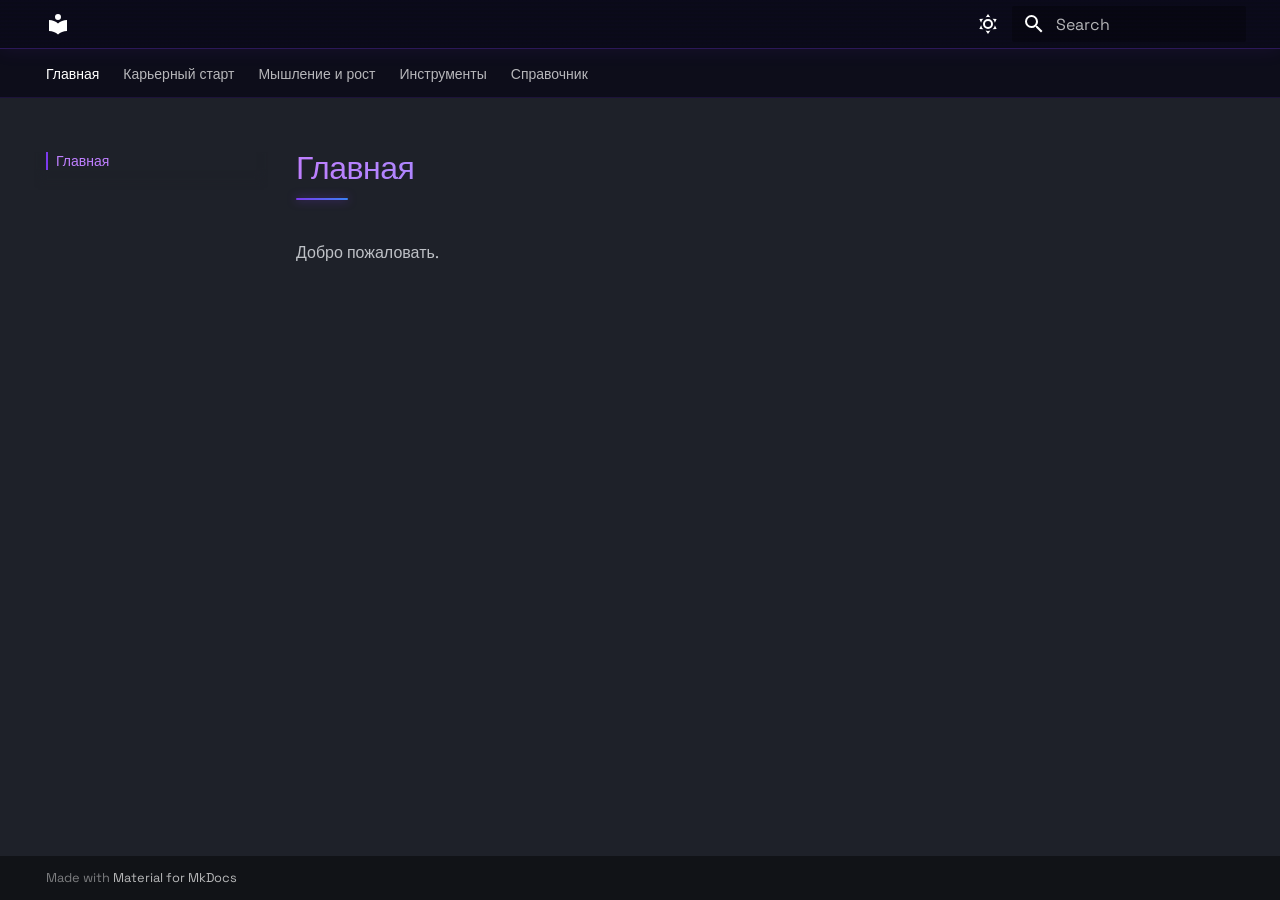
<file: index.html>
<!doctype html>
<html lang="en" class="no-js">
  <head>
    
      <meta charset="utf-8">
      <meta name="viewport" content="width=device-width,initial-scale=1">
      
        <meta name="description" content="Technical Writing Documentation">
      
      
        <meta name="author" content="Your Name">
      
      
      
      
        <link rel="next" href="career/enter-it/">
      
      
        
      
      
      <link rel="icon" href="assets/images/favicon.png">
      <meta name="generator" content="mkdocs-1.6.1, mkdocs-material-9.7.6">
    
    
      
        <title>TW_DOCS</title>
      
    
    
      <link rel="stylesheet" href="assets/stylesheets/main.484c7ddc.min.css">
      
        
        <link rel="stylesheet" href="assets/stylesheets/palette.ab4e12ef.min.css">
      
      


    
    
      
    
    
      
        
        
        <link rel="preconnect" href="https://fonts.gstatic.com" crossorigin>
        <link rel="stylesheet" href="https://fonts.googleapis.com/css?family=Space+Grotesk:300,300i,400,400i,700,700i%7CFira+Code:400,400i,700,700i&display=fallback">
        <style>:root{--md-text-font:"Space Grotesk";--md-code-font:"Fira Code"}</style>
      
    
    
      <link rel="stylesheet" href="stylesheets/extra.css">
    
    <script>__md_scope=new URL(".",location),__md_hash=e=>[...e].reduce(((e,_)=>(e<<5)-e+_.charCodeAt(0)),0),__md_get=(e,_=localStorage,t=__md_scope)=>JSON.parse(_.getItem(t.pathname+"."+e)),__md_set=(e,_,t=localStorage,a=__md_scope)=>{try{t.setItem(a.pathname+"."+e,JSON.stringify(_))}catch(e){}}</script>
    
      

    
    
  </head>
  
  
    
    
      
    
    
    
    
    <body dir="ltr" data-md-color-scheme="slate" data-md-color-primary="deep-purple" data-md-color-accent="blue">
  
    
    <input class="md-toggle" data-md-toggle="drawer" type="checkbox" id="__drawer" autocomplete="off">
    <input class="md-toggle" data-md-toggle="search" type="checkbox" id="__search" autocomplete="off">
    <label class="md-overlay" for="__drawer"></label>
    <div data-md-component="skip">
      
        
        <a href="#_1" class="md-skip">
          Skip to content
        </a>
      
    </div>
    <div data-md-component="announce">
      
    </div>
    
    
      

<header class="md-header" data-md-component="header">
  <nav class="md-header__inner md-grid" aria-label="Header">
    <a href="." title="TW_DOCS" class="md-header__button md-logo" aria-label="TW_DOCS" data-md-component="logo">
      
  
  <svg xmlns="http://www.w3.org/2000/svg" viewBox="0 0 24 24"><path d="M12 8a3 3 0 0 0 3-3 3 3 0 0 0-3-3 3 3 0 0 0-3 3 3 3 0 0 0 3 3m0 3.54C9.64 9.35 6.5 8 3 8v11c3.5 0 6.64 1.35 9 3.54 2.36-2.19 5.5-3.54 9-3.54V8c-3.5 0-6.64 1.35-9 3.54"/></svg>

    </a>
    <label class="md-header__button md-icon" for="__drawer">
      
      <svg xmlns="http://www.w3.org/2000/svg" viewBox="0 0 24 24"><path d="M3 6h18v2H3zm0 5h18v2H3zm0 5h18v2H3z"/></svg>
    </label>
    <div class="md-header__title" data-md-component="header-title">
      <div class="md-header__ellipsis">
        <div class="md-header__topic">
          <span class="md-ellipsis">
            TW_DOCS
          </span>
        </div>
        <div class="md-header__topic" data-md-component="header-topic">
          <span class="md-ellipsis">
            
              Главная
            
          </span>
        </div>
      </div>
    </div>
    
      
        <form class="md-header__option" data-md-component="palette">
  
    
    
    
    <input class="md-option" data-md-color-media="" data-md-color-scheme="slate" data-md-color-primary="deep-purple" data-md-color-accent="blue"  aria-label="Switch to light mode"  type="radio" name="__palette" id="__palette_0">
    
      <label class="md-header__button md-icon" title="Switch to light mode" for="__palette_1" hidden>
        <svg xmlns="http://www.w3.org/2000/svg" viewBox="0 0 24 24"><path d="M12 7a5 5 0 0 1 5 5 5 5 0 0 1-5 5 5 5 0 0 1-5-5 5 5 0 0 1 5-5m0 2a3 3 0 0 0-3 3 3 3 0 0 0 3 3 3 3 0 0 0 3-3 3 3 0 0 0-3-3m0-7 2.39 3.42C13.65 5.15 12.84 5 12 5s-1.65.15-2.39.42zM3.34 7l4.16-.35A7.2 7.2 0 0 0 5.94 8.5c-.44.74-.69 1.5-.83 2.29zm.02 10 1.76-3.77a7.131 7.131 0 0 0 2.38 4.14zM20.65 7l-1.77 3.79a7.02 7.02 0 0 0-2.38-4.15zm-.01 10-4.14.36c.59-.51 1.12-1.14 1.54-1.86.42-.73.69-1.5.83-2.29zM12 22l-2.41-3.44c.74.27 1.55.44 2.41.44.82 0 1.63-.17 2.37-.44z"/></svg>
      </label>
    
  
    
    
    
    <input class="md-option" data-md-color-media="" data-md-color-scheme="default" data-md-color-primary="deep-purple" data-md-color-accent="blue"  aria-label="Switch to dark mode"  type="radio" name="__palette" id="__palette_1">
    
      <label class="md-header__button md-icon" title="Switch to dark mode" for="__palette_0" hidden>
        <svg xmlns="http://www.w3.org/2000/svg" viewBox="0 0 24 24"><path d="m17.75 4.09-2.53 1.94.91 3.06-2.63-1.81-2.63 1.81.91-3.06-2.53-1.94L12.44 4l1.06-3 1.06 3zm3.5 6.91-1.64 1.25.59 1.98-1.7-1.17-1.7 1.17.59-1.98L15.75 11l2.06-.05L18.5 9l.69 1.95zm-2.28 4.95c.83-.08 1.72 1.1 1.19 1.85-.32.45-.66.87-1.08 1.27C15.17 23 8.84 23 4.94 19.07c-3.91-3.9-3.91-10.24 0-14.14.4-.4.82-.76 1.27-1.08.75-.53 1.93.36 1.85 1.19-.27 2.86.69 5.83 2.89 8.02a9.96 9.96 0 0 0 8.02 2.89m-1.64 2.02a12.08 12.08 0 0 1-7.8-3.47c-2.17-2.19-3.33-5-3.49-7.82-2.81 3.14-2.7 7.96.31 10.98 3.02 3.01 7.84 3.12 10.98.31"/></svg>
      </label>
    
  
</form>
      
    
    
      <script>var palette=__md_get("__palette");if(palette&&palette.color){if("(prefers-color-scheme)"===palette.color.media){var media=matchMedia("(prefers-color-scheme: light)"),input=document.querySelector(media.matches?"[data-md-color-media='(prefers-color-scheme: light)']":"[data-md-color-media='(prefers-color-scheme: dark)']");palette.color.media=input.getAttribute("data-md-color-media"),palette.color.scheme=input.getAttribute("data-md-color-scheme"),palette.color.primary=input.getAttribute("data-md-color-primary"),palette.color.accent=input.getAttribute("data-md-color-accent")}for(var[key,value]of Object.entries(palette.color))document.body.setAttribute("data-md-color-"+key,value)}</script>
    
    
    
      
      
        <label class="md-header__button md-icon" for="__search">
          
          <svg xmlns="http://www.w3.org/2000/svg" viewBox="0 0 24 24"><path d="M9.5 3A6.5 6.5 0 0 1 16 9.5c0 1.61-.59 3.09-1.56 4.23l.27.27h.79l5 5-1.5 1.5-5-5v-.79l-.27-.27A6.52 6.52 0 0 1 9.5 16 6.5 6.5 0 0 1 3 9.5 6.5 6.5 0 0 1 9.5 3m0 2C7 5 5 7 5 9.5S7 14 9.5 14 14 12 14 9.5 12 5 9.5 5"/></svg>
        </label>
        <div class="md-search" data-md-component="search" role="dialog">
  <label class="md-search__overlay" for="__search"></label>
  <div class="md-search__inner" role="search">
    <form class="md-search__form" name="search">
      <input type="text" class="md-search__input" name="query" aria-label="Search" placeholder="Search" autocapitalize="off" autocorrect="off" autocomplete="off" spellcheck="false" data-md-component="search-query" required>
      <label class="md-search__icon md-icon" for="__search">
        
        <svg xmlns="http://www.w3.org/2000/svg" viewBox="0 0 24 24"><path d="M9.5 3A6.5 6.5 0 0 1 16 9.5c0 1.61-.59 3.09-1.56 4.23l.27.27h.79l5 5-1.5 1.5-5-5v-.79l-.27-.27A6.52 6.52 0 0 1 9.5 16 6.5 6.5 0 0 1 3 9.5 6.5 6.5 0 0 1 9.5 3m0 2C7 5 5 7 5 9.5S7 14 9.5 14 14 12 14 9.5 12 5 9.5 5"/></svg>
        
        <svg xmlns="http://www.w3.org/2000/svg" viewBox="0 0 24 24"><path d="M20 11v2H8l5.5 5.5-1.42 1.42L4.16 12l7.92-7.92L13.5 5.5 8 11z"/></svg>
      </label>
      <nav class="md-search__options" aria-label="Search">
        
        <button type="reset" class="md-search__icon md-icon" title="Clear" aria-label="Clear" tabindex="-1">
          
          <svg xmlns="http://www.w3.org/2000/svg" viewBox="0 0 24 24"><path d="M19 6.41 17.59 5 12 10.59 6.41 5 5 6.41 10.59 12 5 17.59 6.41 19 12 13.41 17.59 19 19 17.59 13.41 12z"/></svg>
        </button>
      </nav>
      
        <div class="md-search__suggest" data-md-component="search-suggest"></div>
      
    </form>
    <div class="md-search__output">
      <div class="md-search__scrollwrap" tabindex="0" data-md-scrollfix>
        <div class="md-search-result" data-md-component="search-result">
          <div class="md-search-result__meta">
            Initializing search
          </div>
          <ol class="md-search-result__list" role="presentation"></ol>
        </div>
      </div>
    </div>
  </div>
</div>
      
    
    
  </nav>
  
</header>
    
    <div class="md-container" data-md-component="container">
      
      
        
          
            
<nav class="md-tabs" aria-label="Tabs" data-md-component="tabs">
  <div class="md-grid">
    <ul class="md-tabs__list">
      
        
  
  
  
    
  
  
    <li class="md-tabs__item md-tabs__item--active">
      <a href="." class="md-tabs__link">
        
  
  
    
  
  Главная

      </a>
    </li>
  

      
        
  
  
  
  
    
    
      <li class="md-tabs__item">
        <a href="career/enter-it/" class="md-tabs__link">
          
  
  
  Карьерный старт

        </a>
      </li>
    
  

      
        
  
  
  
  
    
    
      <li class="md-tabs__item">
        <a href="mindset/work-as-therapy/" class="md-tabs__link">
          
  
  
  Мышление и рост

        </a>
      </li>
    
  

      
        
  
  
  
  
    
    
      <li class="md-tabs__item">
        <a href="tools/task-management/" class="md-tabs__link">
          
  
  
  Инструменты

        </a>
      </li>
    
  

      
        
  
  
  
  
    
    
      <li class="md-tabs__item">
        <a href="reference/glossary/" class="md-tabs__link">
          
  
  
  Справочник

        </a>
      </li>
    
  

      
    </ul>
  </div>
</nav>
          
        
      
      <main class="md-main" data-md-component="main">
        <div class="md-main__inner md-grid">
          
            
              
              <div class="md-sidebar md-sidebar--primary" data-md-component="sidebar" data-md-type="navigation" >
                <div class="md-sidebar__scrollwrap">
                  <div class="md-sidebar__inner">
                    


  


<nav class="md-nav md-nav--primary md-nav--lifted" aria-label="Navigation" data-md-level="0">
  <label class="md-nav__title" for="__drawer">
    <a href="." title="TW_DOCS" class="md-nav__button md-logo" aria-label="TW_DOCS" data-md-component="logo">
      
  
  <svg xmlns="http://www.w3.org/2000/svg" viewBox="0 0 24 24"><path d="M12 8a3 3 0 0 0 3-3 3 3 0 0 0-3-3 3 3 0 0 0-3 3 3 3 0 0 0 3 3m0 3.54C9.64 9.35 6.5 8 3 8v11c3.5 0 6.64 1.35 9 3.54 2.36-2.19 5.5-3.54 9-3.54V8c-3.5 0-6.64 1.35-9 3.54"/></svg>

    </a>
    TW_DOCS
  </label>
  
  <ul class="md-nav__list" data-md-scrollfix>
    
      
      
  
  
    
  
  
  
    <li class="md-nav__item md-nav__item--active">
      
      <input class="md-nav__toggle md-toggle" type="checkbox" id="__toc">
      
      
        
      
      
      <a href="." class="md-nav__link md-nav__link--active">
        
  
  
  <span class="md-ellipsis">
    
  
    Главная
  

    
  </span>
  
  

      </a>
      
    </li>
  

    
      
      
  
  
  
  
    
    
    
    
      
      
        
      
    
    
    <li class="md-nav__item md-nav__item--nested">
      
        
        
        <input class="md-nav__toggle md-toggle " type="checkbox" id="__nav_2" >
        
          
          <label class="md-nav__link" for="__nav_2" id="__nav_2_label" tabindex="0">
            
  
  
  <span class="md-ellipsis">
    
  
    Карьерный старт
  

    
  </span>
  
  

            <span class="md-nav__icon md-icon"></span>
          </label>
        
        <nav class="md-nav" data-md-level="1" aria-labelledby="__nav_2_label" aria-expanded="false">
          <label class="md-nav__title" for="__nav_2">
            <span class="md-nav__icon md-icon"></span>
            
  
    Карьерный старт
  

          </label>
          <ul class="md-nav__list" data-md-scrollfix>
            
              
                
  
  
  
  
    <li class="md-nav__item">
      <a href="career/enter-it/" class="md-nav__link">
        
  
  
  <span class="md-ellipsis">
    
  
    Войти в IT без технического образования
  

    
  </span>
  
  

      </a>
    </li>
  

              
            
              
                
  
  
  
  
    <li class="md-nav__item">
      <a href="career/find-internship/" class="md-nav__link">
        
  
  
  <span class="md-ellipsis">
    
  
    Найти первую стажировку
  

    
  </span>
  
  

      </a>
    </li>
  

              
            
              
                
  
  
  
  
    <li class="md-nav__item">
      <a href="career/build-portfolio/" class="md-nav__link">
        
  
  
  <span class="md-ellipsis">
    
  
    Собрать портфолио с нуля
  

    
  </span>
  
  

      </a>
    </li>
  

              
            
              
                
  
  
  
  
    <li class="md-nav__item">
      <a href="career/probation/" class="md-nav__link">
        
  
  
  <span class="md-ellipsis">
    
  
    Пройти испытательный срок
  

    
  </span>
  
  

      </a>
    </li>
  

              
            
          </ul>
        </nav>
      
    </li>
  

    
      
      
  
  
  
  
    
    
    
    
      
      
        
      
    
    
    <li class="md-nav__item md-nav__item--nested">
      
        
        
        <input class="md-nav__toggle md-toggle " type="checkbox" id="__nav_3" >
        
          
          <label class="md-nav__link" for="__nav_3" id="__nav_3_label" tabindex="0">
            
  
  
  <span class="md-ellipsis">
    
  
    Мышление и рост
  

    
  </span>
  
  

            <span class="md-nav__icon md-icon"></span>
          </label>
        
        <nav class="md-nav" data-md-level="1" aria-labelledby="__nav_3_label" aria-expanded="false">
          <label class="md-nav__title" for="__nav_3">
            <span class="md-nav__icon md-icon"></span>
            
  
    Мышление и рост
  

          </label>
          <ul class="md-nav__list" data-md-scrollfix>
            
              
                
  
  
  
  
    <li class="md-nav__item">
      <a href="mindset/work-as-therapy/" class="md-nav__link">
        
  
  
  <span class="md-ellipsis">
    
  
    Работа как терапия
  

    
  </span>
  
  

      </a>
    </li>
  

              
            
              
                
  
  
  
  
    <li class="md-nav__item">
      <a href="mindset/anxiety-decomposition/" class="md-nav__link">
        
  
  
  <span class="md-ellipsis">
    
  
    Декомпозиция тревоги
  

    
  </span>
  
  

      </a>
    </li>
  

              
            
              
                
  
  
  
  
    <li class="md-nav__item">
      <a href="mindset/impostor-syndrome/" class="md-nav__link">
        
  
  
  <span class="md-ellipsis">
    
  
    Синдром самозванца на старте
  

    
  </span>
  
  

      </a>
    </li>
  

              
            
          </ul>
        </nav>
      
    </li>
  

    
      
      
  
  
  
  
    
    
    
    
      
      
        
      
    
    
    <li class="md-nav__item md-nav__item--nested">
      
        
        
        <input class="md-nav__toggle md-toggle " type="checkbox" id="__nav_4" >
        
          
          <label class="md-nav__link" for="__nav_4" id="__nav_4_label" tabindex="0">
            
  
  
  <span class="md-ellipsis">
    
  
    Инструменты
  

    
  </span>
  
  

            <span class="md-nav__icon md-icon"></span>
          </label>
        
        <nav class="md-nav" data-md-level="1" aria-labelledby="__nav_4_label" aria-expanded="false">
          <label class="md-nav__title" for="__nav_4">
            <span class="md-nav__icon md-icon"></span>
            
  
    Инструменты
  

          </label>
          <ul class="md-nav__list" data-md-scrollfix>
            
              
                
  
  
  
  
    <li class="md-nav__item">
      <a href="tools/task-management/" class="md-nav__link">
        
  
  
  <span class="md-ellipsis">
    
  
    Системы управления задачами
  

    
  </span>
  
  

      </a>
    </li>
  

              
            
              
                
  
  
  
  
    <li class="md-nav__item">
      <a href="tools/feedback-methods/" class="md-nav__link">
        
  
  
  <span class="md-ellipsis">
    
  
    Методы обратной связи
  

    
  </span>
  
  

      </a>
    </li>
  

              
            
              
                
  
  
  
  
    <li class="md-nav__item">
      <a href="tools/retrospective-formats/" class="md-nav__link">
        
  
  
  <span class="md-ellipsis">
    
  
    Форматы личной ретроспективы
  

    
  </span>
  
  

      </a>
    </li>
  

              
            
          </ul>
        </nav>
      
    </li>
  

    
      
      
  
  
  
  
    
    
    
    
      
      
        
      
    
    
    <li class="md-nav__item md-nav__item--nested">
      
        
        
        <input class="md-nav__toggle md-toggle " type="checkbox" id="__nav_5" >
        
          
          <label class="md-nav__link" for="__nav_5" id="__nav_5_label" tabindex="0">
            
  
  
  <span class="md-ellipsis">
    
  
    Справочник
  

    
  </span>
  
  

            <span class="md-nav__icon md-icon"></span>
          </label>
        
        <nav class="md-nav" data-md-level="1" aria-labelledby="__nav_5_label" aria-expanded="false">
          <label class="md-nav__title" for="__nav_5">
            <span class="md-nav__icon md-icon"></span>
            
  
    Справочник
  

          </label>
          <ul class="md-nav__list" data-md-scrollfix>
            
              
                
  
  
  
  
    <li class="md-nav__item">
      <a href="reference/glossary/" class="md-nav__link">
        
  
  
  <span class="md-ellipsis">
    
  
    Глоссарий карьерного старта
  

    
  </span>
  
  

      </a>
    </li>
  

              
            
              
                
  
  
  
  
    <li class="md-nav__item">
      <a href="reference/resources/" class="md-nav__link">
        
  
  
  <span class="md-ellipsis">
    
  
    Список ресурсов
  

    
  </span>
  
  

      </a>
    </li>
  

              
            
          </ul>
        </nav>
      
    </li>
  

    
  </ul>
</nav>
                  </div>
                </div>
              </div>
            
            
              
              <div class="md-sidebar md-sidebar--secondary" data-md-component="sidebar" data-md-type="toc" >
                <div class="md-sidebar__scrollwrap">
                  <div class="md-sidebar__inner">
                    

<nav class="md-nav md-nav--secondary" aria-label="Table of contents">
  
  
  
    
  
  
</nav>
                  </div>
                </div>
              </div>
            
          
          
            <div class="md-content" data-md-component="content">
              
              <article class="md-content__inner md-typeset">
                
                  



<h1 id="_1">Главная</h1>
<p>Добро пожаловать.</p>












                
              </article>
            </div>
          
          
<script>var target=document.getElementById(location.hash.slice(1));target&&target.name&&(target.checked=target.name.startsWith("__tabbed_"))</script>
        </div>
        
          <button type="button" class="md-top md-icon" data-md-component="top" hidden>
  
  <svg xmlns="http://www.w3.org/2000/svg" viewBox="0 0 24 24"><path d="M13 20h-2V8l-5.5 5.5-1.42-1.42L12 4.16l7.92 7.92-1.42 1.42L13 8z"/></svg>
  Back to top
</button>
        
      </main>
      
        <footer class="md-footer">
  
  <div class="md-footer-meta md-typeset">
    <div class="md-footer-meta__inner md-grid">
      <div class="md-copyright">
  
  
    Made with
    <a href="https://squidfunk.github.io/mkdocs-material/" target="_blank" rel="noopener">
      Material for MkDocs
    </a>
  
</div>
      
    </div>
  </div>
</footer>
      
    </div>
    <div class="md-dialog" data-md-component="dialog">
      <div class="md-dialog__inner md-typeset"></div>
    </div>
    
    
    
      
      
      <script id="__config" type="application/json">{"annotate": null, "base": ".", "features": ["navigation.tabs", "navigation.sections", "navigation.top", "search.suggest", "search.highlight", "content.code.copy", "content.code.annotate"], "search": "assets/javascripts/workers/search.2c215733.min.js", "tags": null, "translations": {"clipboard.copied": "Copied to clipboard", "clipboard.copy": "Copy to clipboard", "search.result.more.one": "1 more on this page", "search.result.more.other": "# more on this page", "search.result.none": "No matching documents", "search.result.one": "1 matching document", "search.result.other": "# matching documents", "search.result.placeholder": "Type to start searching", "search.result.term.missing": "Missing", "select.version": "Select version"}, "version": null}</script>
    
    
      <script src="assets/javascripts/bundle.79ae519e.min.js"></script>
      
    
  </body>
</html>
</file>
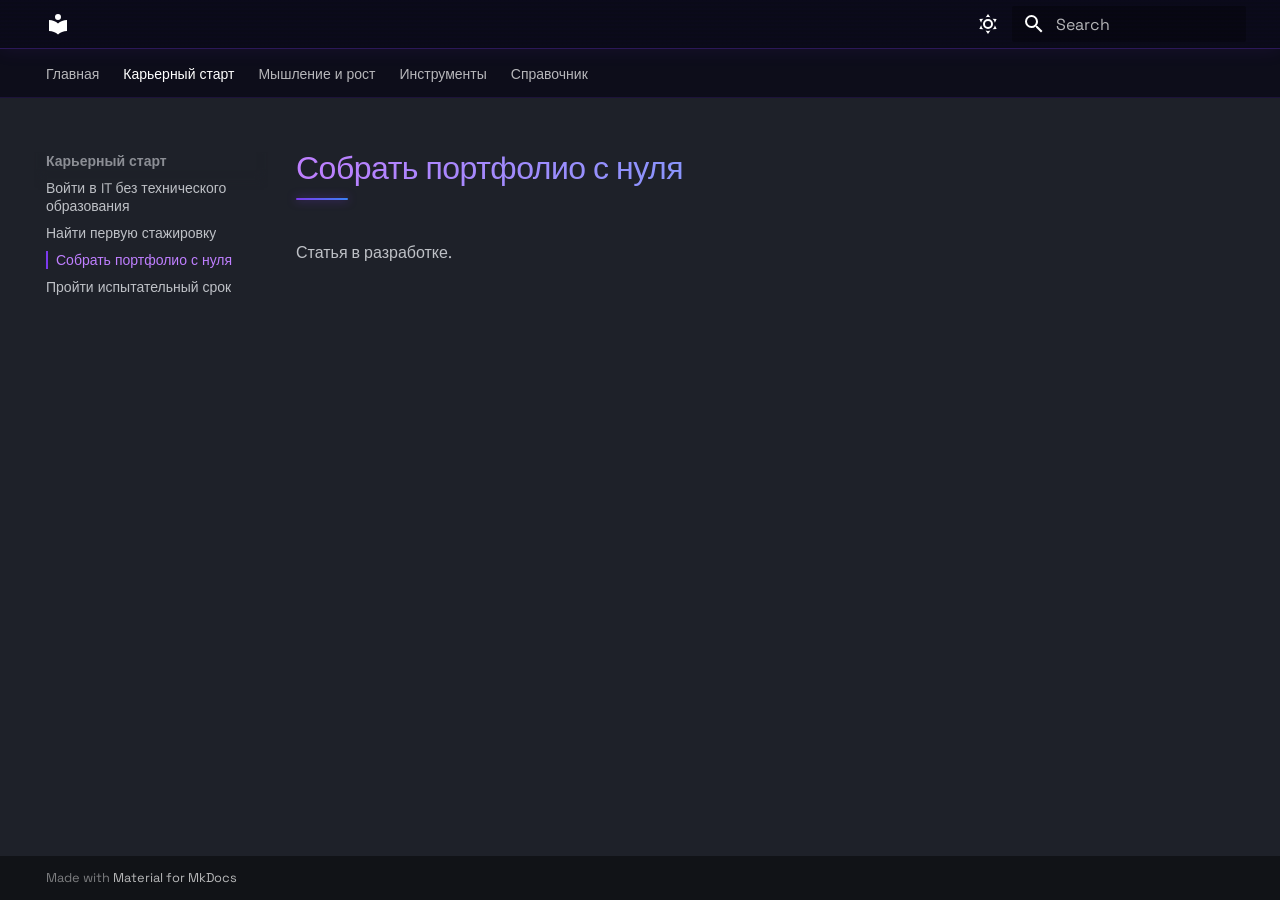
<file: career/build-portfolio/index.html>
<!doctype html>
<html lang="en" class="no-js">
  <head>
    
      <meta charset="utf-8">
      <meta name="viewport" content="width=device-width,initial-scale=1">
      
        <meta name="description" content="Technical Writing Documentation">
      
      
        <meta name="author" content="Your Name">
      
      
      
        <link rel="prev" href="../find-internship/">
      
      
        <link rel="next" href="../probation/">
      
      
        
      
      
      <link rel="icon" href="../../assets/images/favicon.png">
      <meta name="generator" content="mkdocs-1.6.1, mkdocs-material-9.7.6">
    
    
      
        <title>Собрать портфолио с нуля - TW_DOCS</title>
      
    
    
      <link rel="stylesheet" href="../../assets/stylesheets/main.484c7ddc.min.css">
      
        
        <link rel="stylesheet" href="../../assets/stylesheets/palette.ab4e12ef.min.css">
      
      


    
    
      
    
    
      
        
        
        <link rel="preconnect" href="https://fonts.gstatic.com" crossorigin>
        <link rel="stylesheet" href="https://fonts.googleapis.com/css?family=Space+Grotesk:300,300i,400,400i,700,700i%7CFira+Code:400,400i,700,700i&display=fallback">
        <style>:root{--md-text-font:"Space Grotesk";--md-code-font:"Fira Code"}</style>
      
    
    
      <link rel="stylesheet" href="../../stylesheets/extra.css">
    
    <script>__md_scope=new URL("../..",location),__md_hash=e=>[...e].reduce(((e,_)=>(e<<5)-e+_.charCodeAt(0)),0),__md_get=(e,_=localStorage,t=__md_scope)=>JSON.parse(_.getItem(t.pathname+"."+e)),__md_set=(e,_,t=localStorage,a=__md_scope)=>{try{t.setItem(a.pathname+"."+e,JSON.stringify(_))}catch(e){}}</script>
    
      

    
    
  </head>
  
  
    
    
      
    
    
    
    
    <body dir="ltr" data-md-color-scheme="slate" data-md-color-primary="deep-purple" data-md-color-accent="blue">
  
    
    <input class="md-toggle" data-md-toggle="drawer" type="checkbox" id="__drawer" autocomplete="off">
    <input class="md-toggle" data-md-toggle="search" type="checkbox" id="__search" autocomplete="off">
    <label class="md-overlay" for="__drawer"></label>
    <div data-md-component="skip">
      
        
        <a href="#_1" class="md-skip">
          Skip to content
        </a>
      
    </div>
    <div data-md-component="announce">
      
    </div>
    
    
      

<header class="md-header" data-md-component="header">
  <nav class="md-header__inner md-grid" aria-label="Header">
    <a href="../.." title="TW_DOCS" class="md-header__button md-logo" aria-label="TW_DOCS" data-md-component="logo">
      
  
  <svg xmlns="http://www.w3.org/2000/svg" viewBox="0 0 24 24"><path d="M12 8a3 3 0 0 0 3-3 3 3 0 0 0-3-3 3 3 0 0 0-3 3 3 3 0 0 0 3 3m0 3.54C9.64 9.35 6.5 8 3 8v11c3.5 0 6.64 1.35 9 3.54 2.36-2.19 5.5-3.54 9-3.54V8c-3.5 0-6.64 1.35-9 3.54"/></svg>

    </a>
    <label class="md-header__button md-icon" for="__drawer">
      
      <svg xmlns="http://www.w3.org/2000/svg" viewBox="0 0 24 24"><path d="M3 6h18v2H3zm0 5h18v2H3zm0 5h18v2H3z"/></svg>
    </label>
    <div class="md-header__title" data-md-component="header-title">
      <div class="md-header__ellipsis">
        <div class="md-header__topic">
          <span class="md-ellipsis">
            TW_DOCS
          </span>
        </div>
        <div class="md-header__topic" data-md-component="header-topic">
          <span class="md-ellipsis">
            
              Собрать портфолио с нуля
            
          </span>
        </div>
      </div>
    </div>
    
      
        <form class="md-header__option" data-md-component="palette">
  
    
    
    
    <input class="md-option" data-md-color-media="" data-md-color-scheme="slate" data-md-color-primary="deep-purple" data-md-color-accent="blue"  aria-label="Switch to light mode"  type="radio" name="__palette" id="__palette_0">
    
      <label class="md-header__button md-icon" title="Switch to light mode" for="__palette_1" hidden>
        <svg xmlns="http://www.w3.org/2000/svg" viewBox="0 0 24 24"><path d="M12 7a5 5 0 0 1 5 5 5 5 0 0 1-5 5 5 5 0 0 1-5-5 5 5 0 0 1 5-5m0 2a3 3 0 0 0-3 3 3 3 0 0 0 3 3 3 3 0 0 0 3-3 3 3 0 0 0-3-3m0-7 2.39 3.42C13.65 5.15 12.84 5 12 5s-1.65.15-2.39.42zM3.34 7l4.16-.35A7.2 7.2 0 0 0 5.94 8.5c-.44.74-.69 1.5-.83 2.29zm.02 10 1.76-3.77a7.131 7.131 0 0 0 2.38 4.14zM20.65 7l-1.77 3.79a7.02 7.02 0 0 0-2.38-4.15zm-.01 10-4.14.36c.59-.51 1.12-1.14 1.54-1.86.42-.73.69-1.5.83-2.29zM12 22l-2.41-3.44c.74.27 1.55.44 2.41.44.82 0 1.63-.17 2.37-.44z"/></svg>
      </label>
    
  
    
    
    
    <input class="md-option" data-md-color-media="" data-md-color-scheme="default" data-md-color-primary="deep-purple" data-md-color-accent="blue"  aria-label="Switch to dark mode"  type="radio" name="__palette" id="__palette_1">
    
      <label class="md-header__button md-icon" title="Switch to dark mode" for="__palette_0" hidden>
        <svg xmlns="http://www.w3.org/2000/svg" viewBox="0 0 24 24"><path d="m17.75 4.09-2.53 1.94.91 3.06-2.63-1.81-2.63 1.81.91-3.06-2.53-1.94L12.44 4l1.06-3 1.06 3zm3.5 6.91-1.64 1.25.59 1.98-1.7-1.17-1.7 1.17.59-1.98L15.75 11l2.06-.05L18.5 9l.69 1.95zm-2.28 4.95c.83-.08 1.72 1.1 1.19 1.85-.32.45-.66.87-1.08 1.27C15.17 23 8.84 23 4.94 19.07c-3.91-3.9-3.91-10.24 0-14.14.4-.4.82-.76 1.27-1.08.75-.53 1.93.36 1.85 1.19-.27 2.86.69 5.83 2.89 8.02a9.96 9.96 0 0 0 8.02 2.89m-1.64 2.02a12.08 12.08 0 0 1-7.8-3.47c-2.17-2.19-3.33-5-3.49-7.82-2.81 3.14-2.7 7.96.31 10.98 3.02 3.01 7.84 3.12 10.98.31"/></svg>
      </label>
    
  
</form>
      
    
    
      <script>var palette=__md_get("__palette");if(palette&&palette.color){if("(prefers-color-scheme)"===palette.color.media){var media=matchMedia("(prefers-color-scheme: light)"),input=document.querySelector(media.matches?"[data-md-color-media='(prefers-color-scheme: light)']":"[data-md-color-media='(prefers-color-scheme: dark)']");palette.color.media=input.getAttribute("data-md-color-media"),palette.color.scheme=input.getAttribute("data-md-color-scheme"),palette.color.primary=input.getAttribute("data-md-color-primary"),palette.color.accent=input.getAttribute("data-md-color-accent")}for(var[key,value]of Object.entries(palette.color))document.body.setAttribute("data-md-color-"+key,value)}</script>
    
    
    
      
      
        <label class="md-header__button md-icon" for="__search">
          
          <svg xmlns="http://www.w3.org/2000/svg" viewBox="0 0 24 24"><path d="M9.5 3A6.5 6.5 0 0 1 16 9.5c0 1.61-.59 3.09-1.56 4.23l.27.27h.79l5 5-1.5 1.5-5-5v-.79l-.27-.27A6.52 6.52 0 0 1 9.5 16 6.5 6.5 0 0 1 3 9.5 6.5 6.5 0 0 1 9.5 3m0 2C7 5 5 7 5 9.5S7 14 9.5 14 14 12 14 9.5 12 5 9.5 5"/></svg>
        </label>
        <div class="md-search" data-md-component="search" role="dialog">
  <label class="md-search__overlay" for="__search"></label>
  <div class="md-search__inner" role="search">
    <form class="md-search__form" name="search">
      <input type="text" class="md-search__input" name="query" aria-label="Search" placeholder="Search" autocapitalize="off" autocorrect="off" autocomplete="off" spellcheck="false" data-md-component="search-query" required>
      <label class="md-search__icon md-icon" for="__search">
        
        <svg xmlns="http://www.w3.org/2000/svg" viewBox="0 0 24 24"><path d="M9.5 3A6.5 6.5 0 0 1 16 9.5c0 1.61-.59 3.09-1.56 4.23l.27.27h.79l5 5-1.5 1.5-5-5v-.79l-.27-.27A6.52 6.52 0 0 1 9.5 16 6.5 6.5 0 0 1 3 9.5 6.5 6.5 0 0 1 9.5 3m0 2C7 5 5 7 5 9.5S7 14 9.5 14 14 12 14 9.5 12 5 9.5 5"/></svg>
        
        <svg xmlns="http://www.w3.org/2000/svg" viewBox="0 0 24 24"><path d="M20 11v2H8l5.5 5.5-1.42 1.42L4.16 12l7.92-7.92L13.5 5.5 8 11z"/></svg>
      </label>
      <nav class="md-search__options" aria-label="Search">
        
        <button type="reset" class="md-search__icon md-icon" title="Clear" aria-label="Clear" tabindex="-1">
          
          <svg xmlns="http://www.w3.org/2000/svg" viewBox="0 0 24 24"><path d="M19 6.41 17.59 5 12 10.59 6.41 5 5 6.41 10.59 12 5 17.59 6.41 19 12 13.41 17.59 19 19 17.59 13.41 12z"/></svg>
        </button>
      </nav>
      
        <div class="md-search__suggest" data-md-component="search-suggest"></div>
      
    </form>
    <div class="md-search__output">
      <div class="md-search__scrollwrap" tabindex="0" data-md-scrollfix>
        <div class="md-search-result" data-md-component="search-result">
          <div class="md-search-result__meta">
            Initializing search
          </div>
          <ol class="md-search-result__list" role="presentation"></ol>
        </div>
      </div>
    </div>
  </div>
</div>
      
    
    
  </nav>
  
</header>
    
    <div class="md-container" data-md-component="container">
      
      
        
          
            
<nav class="md-tabs" aria-label="Tabs" data-md-component="tabs">
  <div class="md-grid">
    <ul class="md-tabs__list">
      
        
  
  
  
  
    <li class="md-tabs__item">
      <a href="../.." class="md-tabs__link">
        
  
  
    
  
  Главная

      </a>
    </li>
  

      
        
  
  
  
    
  
  
    
    
      <li class="md-tabs__item md-tabs__item--active">
        <a href="../enter-it/" class="md-tabs__link">
          
  
  
  Карьерный старт

        </a>
      </li>
    
  

      
        
  
  
  
  
    
    
      <li class="md-tabs__item">
        <a href="../../mindset/work-as-therapy/" class="md-tabs__link">
          
  
  
  Мышление и рост

        </a>
      </li>
    
  

      
        
  
  
  
  
    
    
      <li class="md-tabs__item">
        <a href="../../tools/task-management/" class="md-tabs__link">
          
  
  
  Инструменты

        </a>
      </li>
    
  

      
        
  
  
  
  
    
    
      <li class="md-tabs__item">
        <a href="../../reference/glossary/" class="md-tabs__link">
          
  
  
  Справочник

        </a>
      </li>
    
  

      
    </ul>
  </div>
</nav>
          
        
      
      <main class="md-main" data-md-component="main">
        <div class="md-main__inner md-grid">
          
            
              
              <div class="md-sidebar md-sidebar--primary" data-md-component="sidebar" data-md-type="navigation" >
                <div class="md-sidebar__scrollwrap">
                  <div class="md-sidebar__inner">
                    


  


<nav class="md-nav md-nav--primary md-nav--lifted" aria-label="Navigation" data-md-level="0">
  <label class="md-nav__title" for="__drawer">
    <a href="../.." title="TW_DOCS" class="md-nav__button md-logo" aria-label="TW_DOCS" data-md-component="logo">
      
  
  <svg xmlns="http://www.w3.org/2000/svg" viewBox="0 0 24 24"><path d="M12 8a3 3 0 0 0 3-3 3 3 0 0 0-3-3 3 3 0 0 0-3 3 3 3 0 0 0 3 3m0 3.54C9.64 9.35 6.5 8 3 8v11c3.5 0 6.64 1.35 9 3.54 2.36-2.19 5.5-3.54 9-3.54V8c-3.5 0-6.64 1.35-9 3.54"/></svg>

    </a>
    TW_DOCS
  </label>
  
  <ul class="md-nav__list" data-md-scrollfix>
    
      
      
  
  
  
  
    <li class="md-nav__item">
      <a href="../.." class="md-nav__link">
        
  
  
  <span class="md-ellipsis">
    
  
    Главная
  

    
  </span>
  
  

      </a>
    </li>
  

    
      
      
  
  
    
  
  
  
    
    
    
    
      
        
        
      
      
        
      
    
    
    <li class="md-nav__item md-nav__item--active md-nav__item--section md-nav__item--nested">
      
        
        
        <input class="md-nav__toggle md-toggle " type="checkbox" id="__nav_2" checked>
        
          
          <label class="md-nav__link" for="__nav_2" id="__nav_2_label" tabindex="">
            
  
  
  <span class="md-ellipsis">
    
  
    Карьерный старт
  

    
  </span>
  
  

            <span class="md-nav__icon md-icon"></span>
          </label>
        
        <nav class="md-nav" data-md-level="1" aria-labelledby="__nav_2_label" aria-expanded="true">
          <label class="md-nav__title" for="__nav_2">
            <span class="md-nav__icon md-icon"></span>
            
  
    Карьерный старт
  

          </label>
          <ul class="md-nav__list" data-md-scrollfix>
            
              
                
  
  
  
  
    <li class="md-nav__item">
      <a href="../enter-it/" class="md-nav__link">
        
  
  
  <span class="md-ellipsis">
    
  
    Войти в IT без технического образования
  

    
  </span>
  
  

      </a>
    </li>
  

              
            
              
                
  
  
  
  
    <li class="md-nav__item">
      <a href="../find-internship/" class="md-nav__link">
        
  
  
  <span class="md-ellipsis">
    
  
    Найти первую стажировку
  

    
  </span>
  
  

      </a>
    </li>
  

              
            
              
                
  
  
    
  
  
  
    <li class="md-nav__item md-nav__item--active">
      
      <input class="md-nav__toggle md-toggle" type="checkbox" id="__toc">
      
      
        
      
      
      <a href="./" class="md-nav__link md-nav__link--active">
        
  
  
  <span class="md-ellipsis">
    
  
    Собрать портфолио с нуля
  

    
  </span>
  
  

      </a>
      
    </li>
  

              
            
              
                
  
  
  
  
    <li class="md-nav__item">
      <a href="../probation/" class="md-nav__link">
        
  
  
  <span class="md-ellipsis">
    
  
    Пройти испытательный срок
  

    
  </span>
  
  

      </a>
    </li>
  

              
            
          </ul>
        </nav>
      
    </li>
  

    
      
      
  
  
  
  
    
    
    
    
      
      
        
      
    
    
    <li class="md-nav__item md-nav__item--nested">
      
        
        
        <input class="md-nav__toggle md-toggle " type="checkbox" id="__nav_3" >
        
          
          <label class="md-nav__link" for="__nav_3" id="__nav_3_label" tabindex="0">
            
  
  
  <span class="md-ellipsis">
    
  
    Мышление и рост
  

    
  </span>
  
  

            <span class="md-nav__icon md-icon"></span>
          </label>
        
        <nav class="md-nav" data-md-level="1" aria-labelledby="__nav_3_label" aria-expanded="false">
          <label class="md-nav__title" for="__nav_3">
            <span class="md-nav__icon md-icon"></span>
            
  
    Мышление и рост
  

          </label>
          <ul class="md-nav__list" data-md-scrollfix>
            
              
                
  
  
  
  
    <li class="md-nav__item">
      <a href="../../mindset/work-as-therapy/" class="md-nav__link">
        
  
  
  <span class="md-ellipsis">
    
  
    Работа как терапия
  

    
  </span>
  
  

      </a>
    </li>
  

              
            
              
                
  
  
  
  
    <li class="md-nav__item">
      <a href="../../mindset/anxiety-decomposition/" class="md-nav__link">
        
  
  
  <span class="md-ellipsis">
    
  
    Декомпозиция тревоги
  

    
  </span>
  
  

      </a>
    </li>
  

              
            
              
                
  
  
  
  
    <li class="md-nav__item">
      <a href="../../mindset/impostor-syndrome/" class="md-nav__link">
        
  
  
  <span class="md-ellipsis">
    
  
    Синдром самозванца на старте
  

    
  </span>
  
  

      </a>
    </li>
  

              
            
          </ul>
        </nav>
      
    </li>
  

    
      
      
  
  
  
  
    
    
    
    
      
      
        
      
    
    
    <li class="md-nav__item md-nav__item--nested">
      
        
        
        <input class="md-nav__toggle md-toggle " type="checkbox" id="__nav_4" >
        
          
          <label class="md-nav__link" for="__nav_4" id="__nav_4_label" tabindex="0">
            
  
  
  <span class="md-ellipsis">
    
  
    Инструменты
  

    
  </span>
  
  

            <span class="md-nav__icon md-icon"></span>
          </label>
        
        <nav class="md-nav" data-md-level="1" aria-labelledby="__nav_4_label" aria-expanded="false">
          <label class="md-nav__title" for="__nav_4">
            <span class="md-nav__icon md-icon"></span>
            
  
    Инструменты
  

          </label>
          <ul class="md-nav__list" data-md-scrollfix>
            
              
                
  
  
  
  
    <li class="md-nav__item">
      <a href="../../tools/task-management/" class="md-nav__link">
        
  
  
  <span class="md-ellipsis">
    
  
    Системы управления задачами
  

    
  </span>
  
  

      </a>
    </li>
  

              
            
              
                
  
  
  
  
    <li class="md-nav__item">
      <a href="../../tools/feedback-methods/" class="md-nav__link">
        
  
  
  <span class="md-ellipsis">
    
  
    Методы обратной связи
  

    
  </span>
  
  

      </a>
    </li>
  

              
            
              
                
  
  
  
  
    <li class="md-nav__item">
      <a href="../../tools/retrospective-formats/" class="md-nav__link">
        
  
  
  <span class="md-ellipsis">
    
  
    Форматы личной ретроспективы
  

    
  </span>
  
  

      </a>
    </li>
  

              
            
          </ul>
        </nav>
      
    </li>
  

    
      
      
  
  
  
  
    
    
    
    
      
      
        
      
    
    
    <li class="md-nav__item md-nav__item--nested">
      
        
        
        <input class="md-nav__toggle md-toggle " type="checkbox" id="__nav_5" >
        
          
          <label class="md-nav__link" for="__nav_5" id="__nav_5_label" tabindex="0">
            
  
  
  <span class="md-ellipsis">
    
  
    Справочник
  

    
  </span>
  
  

            <span class="md-nav__icon md-icon"></span>
          </label>
        
        <nav class="md-nav" data-md-level="1" aria-labelledby="__nav_5_label" aria-expanded="false">
          <label class="md-nav__title" for="__nav_5">
            <span class="md-nav__icon md-icon"></span>
            
  
    Справочник
  

          </label>
          <ul class="md-nav__list" data-md-scrollfix>
            
              
                
  
  
  
  
    <li class="md-nav__item">
      <a href="../../reference/glossary/" class="md-nav__link">
        
  
  
  <span class="md-ellipsis">
    
  
    Глоссарий карьерного старта
  

    
  </span>
  
  

      </a>
    </li>
  

              
            
              
                
  
  
  
  
    <li class="md-nav__item">
      <a href="../../reference/resources/" class="md-nav__link">
        
  
  
  <span class="md-ellipsis">
    
  
    Список ресурсов
  

    
  </span>
  
  

      </a>
    </li>
  

              
            
          </ul>
        </nav>
      
    </li>
  

    
  </ul>
</nav>
                  </div>
                </div>
              </div>
            
            
              
              <div class="md-sidebar md-sidebar--secondary" data-md-component="sidebar" data-md-type="toc" >
                <div class="md-sidebar__scrollwrap">
                  <div class="md-sidebar__inner">
                    

<nav class="md-nav md-nav--secondary" aria-label="Table of contents">
  
  
  
    
  
  
</nav>
                  </div>
                </div>
              </div>
            
          
          
            <div class="md-content" data-md-component="content">
              
              <article class="md-content__inner md-typeset">
                
                  



<h1 id="_1">Собрать портфолио с нуля</h1>
<p>Статья в разработке.</p>












                
              </article>
            </div>
          
          
<script>var target=document.getElementById(location.hash.slice(1));target&&target.name&&(target.checked=target.name.startsWith("__tabbed_"))</script>
        </div>
        
          <button type="button" class="md-top md-icon" data-md-component="top" hidden>
  
  <svg xmlns="http://www.w3.org/2000/svg" viewBox="0 0 24 24"><path d="M13 20h-2V8l-5.5 5.5-1.42-1.42L12 4.16l7.92 7.92-1.42 1.42L13 8z"/></svg>
  Back to top
</button>
        
      </main>
      
        <footer class="md-footer">
  
  <div class="md-footer-meta md-typeset">
    <div class="md-footer-meta__inner md-grid">
      <div class="md-copyright">
  
  
    Made with
    <a href="https://squidfunk.github.io/mkdocs-material/" target="_blank" rel="noopener">
      Material for MkDocs
    </a>
  
</div>
      
    </div>
  </div>
</footer>
      
    </div>
    <div class="md-dialog" data-md-component="dialog">
      <div class="md-dialog__inner md-typeset"></div>
    </div>
    
    
    
      
      
      <script id="__config" type="application/json">{"annotate": null, "base": "../..", "features": ["navigation.tabs", "navigation.sections", "navigation.top", "search.suggest", "search.highlight", "content.code.copy", "content.code.annotate"], "search": "../../assets/javascripts/workers/search.2c215733.min.js", "tags": null, "translations": {"clipboard.copied": "Copied to clipboard", "clipboard.copy": "Copy to clipboard", "search.result.more.one": "1 more on this page", "search.result.more.other": "# more on this page", "search.result.none": "No matching documents", "search.result.one": "1 matching document", "search.result.other": "# matching documents", "search.result.placeholder": "Type to start searching", "search.result.term.missing": "Missing", "select.version": "Select version"}, "version": null}</script>
    
    
      <script src="../../assets/javascripts/bundle.79ae519e.min.js"></script>
      
    
  </body>
</html>
</file>
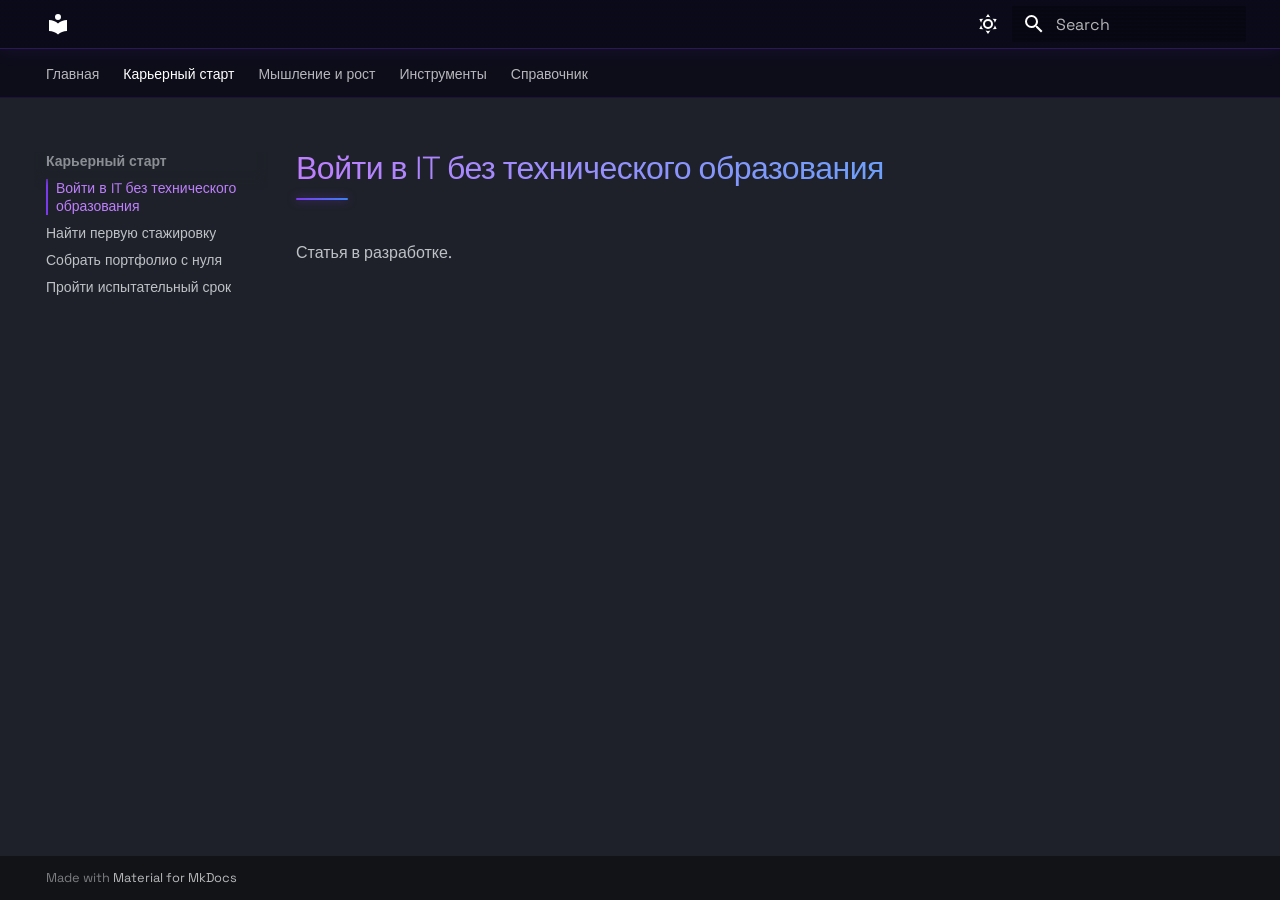
<file: career/enter-it/index.html>
<!doctype html>
<html lang="en" class="no-js">
  <head>
    
      <meta charset="utf-8">
      <meta name="viewport" content="width=device-width,initial-scale=1">
      
        <meta name="description" content="Technical Writing Documentation">
      
      
        <meta name="author" content="Your Name">
      
      
      
        <link rel="prev" href="../..">
      
      
        <link rel="next" href="../find-internship/">
      
      
        
      
      
      <link rel="icon" href="../../assets/images/favicon.png">
      <meta name="generator" content="mkdocs-1.6.1, mkdocs-material-9.7.6">
    
    
      
        <title>Войти в IT без технического образования - TW_DOCS</title>
      
    
    
      <link rel="stylesheet" href="../../assets/stylesheets/main.484c7ddc.min.css">
      
        
        <link rel="stylesheet" href="../../assets/stylesheets/palette.ab4e12ef.min.css">
      
      


    
    
      
    
    
      
        
        
        <link rel="preconnect" href="https://fonts.gstatic.com" crossorigin>
        <link rel="stylesheet" href="https://fonts.googleapis.com/css?family=Space+Grotesk:300,300i,400,400i,700,700i%7CFira+Code:400,400i,700,700i&display=fallback">
        <style>:root{--md-text-font:"Space Grotesk";--md-code-font:"Fira Code"}</style>
      
    
    
      <link rel="stylesheet" href="../../stylesheets/extra.css">
    
    <script>__md_scope=new URL("../..",location),__md_hash=e=>[...e].reduce(((e,_)=>(e<<5)-e+_.charCodeAt(0)),0),__md_get=(e,_=localStorage,t=__md_scope)=>JSON.parse(_.getItem(t.pathname+"."+e)),__md_set=(e,_,t=localStorage,a=__md_scope)=>{try{t.setItem(a.pathname+"."+e,JSON.stringify(_))}catch(e){}}</script>
    
      

    
    
  </head>
  
  
    
    
      
    
    
    
    
    <body dir="ltr" data-md-color-scheme="slate" data-md-color-primary="deep-purple" data-md-color-accent="blue">
  
    
    <input class="md-toggle" data-md-toggle="drawer" type="checkbox" id="__drawer" autocomplete="off">
    <input class="md-toggle" data-md-toggle="search" type="checkbox" id="__search" autocomplete="off">
    <label class="md-overlay" for="__drawer"></label>
    <div data-md-component="skip">
      
        
        <a href="#it" class="md-skip">
          Skip to content
        </a>
      
    </div>
    <div data-md-component="announce">
      
    </div>
    
    
      

<header class="md-header" data-md-component="header">
  <nav class="md-header__inner md-grid" aria-label="Header">
    <a href="../.." title="TW_DOCS" class="md-header__button md-logo" aria-label="TW_DOCS" data-md-component="logo">
      
  
  <svg xmlns="http://www.w3.org/2000/svg" viewBox="0 0 24 24"><path d="M12 8a3 3 0 0 0 3-3 3 3 0 0 0-3-3 3 3 0 0 0-3 3 3 3 0 0 0 3 3m0 3.54C9.64 9.35 6.5 8 3 8v11c3.5 0 6.64 1.35 9 3.54 2.36-2.19 5.5-3.54 9-3.54V8c-3.5 0-6.64 1.35-9 3.54"/></svg>

    </a>
    <label class="md-header__button md-icon" for="__drawer">
      
      <svg xmlns="http://www.w3.org/2000/svg" viewBox="0 0 24 24"><path d="M3 6h18v2H3zm0 5h18v2H3zm0 5h18v2H3z"/></svg>
    </label>
    <div class="md-header__title" data-md-component="header-title">
      <div class="md-header__ellipsis">
        <div class="md-header__topic">
          <span class="md-ellipsis">
            TW_DOCS
          </span>
        </div>
        <div class="md-header__topic" data-md-component="header-topic">
          <span class="md-ellipsis">
            
              Войти в IT без технического образования
            
          </span>
        </div>
      </div>
    </div>
    
      
        <form class="md-header__option" data-md-component="palette">
  
    
    
    
    <input class="md-option" data-md-color-media="" data-md-color-scheme="slate" data-md-color-primary="deep-purple" data-md-color-accent="blue"  aria-label="Switch to light mode"  type="radio" name="__palette" id="__palette_0">
    
      <label class="md-header__button md-icon" title="Switch to light mode" for="__palette_1" hidden>
        <svg xmlns="http://www.w3.org/2000/svg" viewBox="0 0 24 24"><path d="M12 7a5 5 0 0 1 5 5 5 5 0 0 1-5 5 5 5 0 0 1-5-5 5 5 0 0 1 5-5m0 2a3 3 0 0 0-3 3 3 3 0 0 0 3 3 3 3 0 0 0 3-3 3 3 0 0 0-3-3m0-7 2.39 3.42C13.65 5.15 12.84 5 12 5s-1.65.15-2.39.42zM3.34 7l4.16-.35A7.2 7.2 0 0 0 5.94 8.5c-.44.74-.69 1.5-.83 2.29zm.02 10 1.76-3.77a7.131 7.131 0 0 0 2.38 4.14zM20.65 7l-1.77 3.79a7.02 7.02 0 0 0-2.38-4.15zm-.01 10-4.14.36c.59-.51 1.12-1.14 1.54-1.86.42-.73.69-1.5.83-2.29zM12 22l-2.41-3.44c.74.27 1.55.44 2.41.44.82 0 1.63-.17 2.37-.44z"/></svg>
      </label>
    
  
    
    
    
    <input class="md-option" data-md-color-media="" data-md-color-scheme="default" data-md-color-primary="deep-purple" data-md-color-accent="blue"  aria-label="Switch to dark mode"  type="radio" name="__palette" id="__palette_1">
    
      <label class="md-header__button md-icon" title="Switch to dark mode" for="__palette_0" hidden>
        <svg xmlns="http://www.w3.org/2000/svg" viewBox="0 0 24 24"><path d="m17.75 4.09-2.53 1.94.91 3.06-2.63-1.81-2.63 1.81.91-3.06-2.53-1.94L12.44 4l1.06-3 1.06 3zm3.5 6.91-1.64 1.25.59 1.98-1.7-1.17-1.7 1.17.59-1.98L15.75 11l2.06-.05L18.5 9l.69 1.95zm-2.28 4.95c.83-.08 1.72 1.1 1.19 1.85-.32.45-.66.87-1.08 1.27C15.17 23 8.84 23 4.94 19.07c-3.91-3.9-3.91-10.24 0-14.14.4-.4.82-.76 1.27-1.08.75-.53 1.93.36 1.85 1.19-.27 2.86.69 5.83 2.89 8.02a9.96 9.96 0 0 0 8.02 2.89m-1.64 2.02a12.08 12.08 0 0 1-7.8-3.47c-2.17-2.19-3.33-5-3.49-7.82-2.81 3.14-2.7 7.96.31 10.98 3.02 3.01 7.84 3.12 10.98.31"/></svg>
      </label>
    
  
</form>
      
    
    
      <script>var palette=__md_get("__palette");if(palette&&palette.color){if("(prefers-color-scheme)"===palette.color.media){var media=matchMedia("(prefers-color-scheme: light)"),input=document.querySelector(media.matches?"[data-md-color-media='(prefers-color-scheme: light)']":"[data-md-color-media='(prefers-color-scheme: dark)']");palette.color.media=input.getAttribute("data-md-color-media"),palette.color.scheme=input.getAttribute("data-md-color-scheme"),palette.color.primary=input.getAttribute("data-md-color-primary"),palette.color.accent=input.getAttribute("data-md-color-accent")}for(var[key,value]of Object.entries(palette.color))document.body.setAttribute("data-md-color-"+key,value)}</script>
    
    
    
      
      
        <label class="md-header__button md-icon" for="__search">
          
          <svg xmlns="http://www.w3.org/2000/svg" viewBox="0 0 24 24"><path d="M9.5 3A6.5 6.5 0 0 1 16 9.5c0 1.61-.59 3.09-1.56 4.23l.27.27h.79l5 5-1.5 1.5-5-5v-.79l-.27-.27A6.52 6.52 0 0 1 9.5 16 6.5 6.5 0 0 1 3 9.5 6.5 6.5 0 0 1 9.5 3m0 2C7 5 5 7 5 9.5S7 14 9.5 14 14 12 14 9.5 12 5 9.5 5"/></svg>
        </label>
        <div class="md-search" data-md-component="search" role="dialog">
  <label class="md-search__overlay" for="__search"></label>
  <div class="md-search__inner" role="search">
    <form class="md-search__form" name="search">
      <input type="text" class="md-search__input" name="query" aria-label="Search" placeholder="Search" autocapitalize="off" autocorrect="off" autocomplete="off" spellcheck="false" data-md-component="search-query" required>
      <label class="md-search__icon md-icon" for="__search">
        
        <svg xmlns="http://www.w3.org/2000/svg" viewBox="0 0 24 24"><path d="M9.5 3A6.5 6.5 0 0 1 16 9.5c0 1.61-.59 3.09-1.56 4.23l.27.27h.79l5 5-1.5 1.5-5-5v-.79l-.27-.27A6.52 6.52 0 0 1 9.5 16 6.5 6.5 0 0 1 3 9.5 6.5 6.5 0 0 1 9.5 3m0 2C7 5 5 7 5 9.5S7 14 9.5 14 14 12 14 9.5 12 5 9.5 5"/></svg>
        
        <svg xmlns="http://www.w3.org/2000/svg" viewBox="0 0 24 24"><path d="M20 11v2H8l5.5 5.5-1.42 1.42L4.16 12l7.92-7.92L13.5 5.5 8 11z"/></svg>
      </label>
      <nav class="md-search__options" aria-label="Search">
        
        <button type="reset" class="md-search__icon md-icon" title="Clear" aria-label="Clear" tabindex="-1">
          
          <svg xmlns="http://www.w3.org/2000/svg" viewBox="0 0 24 24"><path d="M19 6.41 17.59 5 12 10.59 6.41 5 5 6.41 10.59 12 5 17.59 6.41 19 12 13.41 17.59 19 19 17.59 13.41 12z"/></svg>
        </button>
      </nav>
      
        <div class="md-search__suggest" data-md-component="search-suggest"></div>
      
    </form>
    <div class="md-search__output">
      <div class="md-search__scrollwrap" tabindex="0" data-md-scrollfix>
        <div class="md-search-result" data-md-component="search-result">
          <div class="md-search-result__meta">
            Initializing search
          </div>
          <ol class="md-search-result__list" role="presentation"></ol>
        </div>
      </div>
    </div>
  </div>
</div>
      
    
    
  </nav>
  
</header>
    
    <div class="md-container" data-md-component="container">
      
      
        
          
            
<nav class="md-tabs" aria-label="Tabs" data-md-component="tabs">
  <div class="md-grid">
    <ul class="md-tabs__list">
      
        
  
  
  
  
    <li class="md-tabs__item">
      <a href="../.." class="md-tabs__link">
        
  
  
    
  
  Главная

      </a>
    </li>
  

      
        
  
  
  
    
  
  
    
    
      <li class="md-tabs__item md-tabs__item--active">
        <a href="./" class="md-tabs__link">
          
  
  
  Карьерный старт

        </a>
      </li>
    
  

      
        
  
  
  
  
    
    
      <li class="md-tabs__item">
        <a href="../../mindset/work-as-therapy/" class="md-tabs__link">
          
  
  
  Мышление и рост

        </a>
      </li>
    
  

      
        
  
  
  
  
    
    
      <li class="md-tabs__item">
        <a href="../../tools/task-management/" class="md-tabs__link">
          
  
  
  Инструменты

        </a>
      </li>
    
  

      
        
  
  
  
  
    
    
      <li class="md-tabs__item">
        <a href="../../reference/glossary/" class="md-tabs__link">
          
  
  
  Справочник

        </a>
      </li>
    
  

      
    </ul>
  </div>
</nav>
          
        
      
      <main class="md-main" data-md-component="main">
        <div class="md-main__inner md-grid">
          
            
              
              <div class="md-sidebar md-sidebar--primary" data-md-component="sidebar" data-md-type="navigation" >
                <div class="md-sidebar__scrollwrap">
                  <div class="md-sidebar__inner">
                    


  


<nav class="md-nav md-nav--primary md-nav--lifted" aria-label="Navigation" data-md-level="0">
  <label class="md-nav__title" for="__drawer">
    <a href="../.." title="TW_DOCS" class="md-nav__button md-logo" aria-label="TW_DOCS" data-md-component="logo">
      
  
  <svg xmlns="http://www.w3.org/2000/svg" viewBox="0 0 24 24"><path d="M12 8a3 3 0 0 0 3-3 3 3 0 0 0-3-3 3 3 0 0 0-3 3 3 3 0 0 0 3 3m0 3.54C9.64 9.35 6.5 8 3 8v11c3.5 0 6.64 1.35 9 3.54 2.36-2.19 5.5-3.54 9-3.54V8c-3.5 0-6.64 1.35-9 3.54"/></svg>

    </a>
    TW_DOCS
  </label>
  
  <ul class="md-nav__list" data-md-scrollfix>
    
      
      
  
  
  
  
    <li class="md-nav__item">
      <a href="../.." class="md-nav__link">
        
  
  
  <span class="md-ellipsis">
    
  
    Главная
  

    
  </span>
  
  

      </a>
    </li>
  

    
      
      
  
  
    
  
  
  
    
    
    
    
      
        
        
      
      
        
      
    
    
    <li class="md-nav__item md-nav__item--active md-nav__item--section md-nav__item--nested">
      
        
        
        <input class="md-nav__toggle md-toggle " type="checkbox" id="__nav_2" checked>
        
          
          <label class="md-nav__link" for="__nav_2" id="__nav_2_label" tabindex="">
            
  
  
  <span class="md-ellipsis">
    
  
    Карьерный старт
  

    
  </span>
  
  

            <span class="md-nav__icon md-icon"></span>
          </label>
        
        <nav class="md-nav" data-md-level="1" aria-labelledby="__nav_2_label" aria-expanded="true">
          <label class="md-nav__title" for="__nav_2">
            <span class="md-nav__icon md-icon"></span>
            
  
    Карьерный старт
  

          </label>
          <ul class="md-nav__list" data-md-scrollfix>
            
              
                
  
  
    
  
  
  
    <li class="md-nav__item md-nav__item--active">
      
      <input class="md-nav__toggle md-toggle" type="checkbox" id="__toc">
      
      
        
      
      
      <a href="./" class="md-nav__link md-nav__link--active">
        
  
  
  <span class="md-ellipsis">
    
  
    Войти в IT без технического образования
  

    
  </span>
  
  

      </a>
      
    </li>
  

              
            
              
                
  
  
  
  
    <li class="md-nav__item">
      <a href="../find-internship/" class="md-nav__link">
        
  
  
  <span class="md-ellipsis">
    
  
    Найти первую стажировку
  

    
  </span>
  
  

      </a>
    </li>
  

              
            
              
                
  
  
  
  
    <li class="md-nav__item">
      <a href="../build-portfolio/" class="md-nav__link">
        
  
  
  <span class="md-ellipsis">
    
  
    Собрать портфолио с нуля
  

    
  </span>
  
  

      </a>
    </li>
  

              
            
              
                
  
  
  
  
    <li class="md-nav__item">
      <a href="../probation/" class="md-nav__link">
        
  
  
  <span class="md-ellipsis">
    
  
    Пройти испытательный срок
  

    
  </span>
  
  

      </a>
    </li>
  

              
            
          </ul>
        </nav>
      
    </li>
  

    
      
      
  
  
  
  
    
    
    
    
      
      
        
      
    
    
    <li class="md-nav__item md-nav__item--nested">
      
        
        
        <input class="md-nav__toggle md-toggle " type="checkbox" id="__nav_3" >
        
          
          <label class="md-nav__link" for="__nav_3" id="__nav_3_label" tabindex="0">
            
  
  
  <span class="md-ellipsis">
    
  
    Мышление и рост
  

    
  </span>
  
  

            <span class="md-nav__icon md-icon"></span>
          </label>
        
        <nav class="md-nav" data-md-level="1" aria-labelledby="__nav_3_label" aria-expanded="false">
          <label class="md-nav__title" for="__nav_3">
            <span class="md-nav__icon md-icon"></span>
            
  
    Мышление и рост
  

          </label>
          <ul class="md-nav__list" data-md-scrollfix>
            
              
                
  
  
  
  
    <li class="md-nav__item">
      <a href="../../mindset/work-as-therapy/" class="md-nav__link">
        
  
  
  <span class="md-ellipsis">
    
  
    Работа как терапия
  

    
  </span>
  
  

      </a>
    </li>
  

              
            
              
                
  
  
  
  
    <li class="md-nav__item">
      <a href="../../mindset/anxiety-decomposition/" class="md-nav__link">
        
  
  
  <span class="md-ellipsis">
    
  
    Декомпозиция тревоги
  

    
  </span>
  
  

      </a>
    </li>
  

              
            
              
                
  
  
  
  
    <li class="md-nav__item">
      <a href="../../mindset/impostor-syndrome/" class="md-nav__link">
        
  
  
  <span class="md-ellipsis">
    
  
    Синдром самозванца на старте
  

    
  </span>
  
  

      </a>
    </li>
  

              
            
          </ul>
        </nav>
      
    </li>
  

    
      
      
  
  
  
  
    
    
    
    
      
      
        
      
    
    
    <li class="md-nav__item md-nav__item--nested">
      
        
        
        <input class="md-nav__toggle md-toggle " type="checkbox" id="__nav_4" >
        
          
          <label class="md-nav__link" for="__nav_4" id="__nav_4_label" tabindex="0">
            
  
  
  <span class="md-ellipsis">
    
  
    Инструменты
  

    
  </span>
  
  

            <span class="md-nav__icon md-icon"></span>
          </label>
        
        <nav class="md-nav" data-md-level="1" aria-labelledby="__nav_4_label" aria-expanded="false">
          <label class="md-nav__title" for="__nav_4">
            <span class="md-nav__icon md-icon"></span>
            
  
    Инструменты
  

          </label>
          <ul class="md-nav__list" data-md-scrollfix>
            
              
                
  
  
  
  
    <li class="md-nav__item">
      <a href="../../tools/task-management/" class="md-nav__link">
        
  
  
  <span class="md-ellipsis">
    
  
    Системы управления задачами
  

    
  </span>
  
  

      </a>
    </li>
  

              
            
              
                
  
  
  
  
    <li class="md-nav__item">
      <a href="../../tools/feedback-methods/" class="md-nav__link">
        
  
  
  <span class="md-ellipsis">
    
  
    Методы обратной связи
  

    
  </span>
  
  

      </a>
    </li>
  

              
            
              
                
  
  
  
  
    <li class="md-nav__item">
      <a href="../../tools/retrospective-formats/" class="md-nav__link">
        
  
  
  <span class="md-ellipsis">
    
  
    Форматы личной ретроспективы
  

    
  </span>
  
  

      </a>
    </li>
  

              
            
          </ul>
        </nav>
      
    </li>
  

    
      
      
  
  
  
  
    
    
    
    
      
      
        
      
    
    
    <li class="md-nav__item md-nav__item--nested">
      
        
        
        <input class="md-nav__toggle md-toggle " type="checkbox" id="__nav_5" >
        
          
          <label class="md-nav__link" for="__nav_5" id="__nav_5_label" tabindex="0">
            
  
  
  <span class="md-ellipsis">
    
  
    Справочник
  

    
  </span>
  
  

            <span class="md-nav__icon md-icon"></span>
          </label>
        
        <nav class="md-nav" data-md-level="1" aria-labelledby="__nav_5_label" aria-expanded="false">
          <label class="md-nav__title" for="__nav_5">
            <span class="md-nav__icon md-icon"></span>
            
  
    Справочник
  

          </label>
          <ul class="md-nav__list" data-md-scrollfix>
            
              
                
  
  
  
  
    <li class="md-nav__item">
      <a href="../../reference/glossary/" class="md-nav__link">
        
  
  
  <span class="md-ellipsis">
    
  
    Глоссарий карьерного старта
  

    
  </span>
  
  

      </a>
    </li>
  

              
            
              
                
  
  
  
  
    <li class="md-nav__item">
      <a href="../../reference/resources/" class="md-nav__link">
        
  
  
  <span class="md-ellipsis">
    
  
    Список ресурсов
  

    
  </span>
  
  

      </a>
    </li>
  

              
            
          </ul>
        </nav>
      
    </li>
  

    
  </ul>
</nav>
                  </div>
                </div>
              </div>
            
            
              
              <div class="md-sidebar md-sidebar--secondary" data-md-component="sidebar" data-md-type="toc" >
                <div class="md-sidebar__scrollwrap">
                  <div class="md-sidebar__inner">
                    

<nav class="md-nav md-nav--secondary" aria-label="Table of contents">
  
  
  
    
  
  
</nav>
                  </div>
                </div>
              </div>
            
          
          
            <div class="md-content" data-md-component="content">
              
              <article class="md-content__inner md-typeset">
                
                  



<h1 id="it">Войти в IT без технического образования</h1>
<p>Статья в разработке.</p>












                
              </article>
            </div>
          
          
<script>var target=document.getElementById(location.hash.slice(1));target&&target.name&&(target.checked=target.name.startsWith("__tabbed_"))</script>
        </div>
        
          <button type="button" class="md-top md-icon" data-md-component="top" hidden>
  
  <svg xmlns="http://www.w3.org/2000/svg" viewBox="0 0 24 24"><path d="M13 20h-2V8l-5.5 5.5-1.42-1.42L12 4.16l7.92 7.92-1.42 1.42L13 8z"/></svg>
  Back to top
</button>
        
      </main>
      
        <footer class="md-footer">
  
  <div class="md-footer-meta md-typeset">
    <div class="md-footer-meta__inner md-grid">
      <div class="md-copyright">
  
  
    Made with
    <a href="https://squidfunk.github.io/mkdocs-material/" target="_blank" rel="noopener">
      Material for MkDocs
    </a>
  
</div>
      
    </div>
  </div>
</footer>
      
    </div>
    <div class="md-dialog" data-md-component="dialog">
      <div class="md-dialog__inner md-typeset"></div>
    </div>
    
    
    
      
      
      <script id="__config" type="application/json">{"annotate": null, "base": "../..", "features": ["navigation.tabs", "navigation.sections", "navigation.top", "search.suggest", "search.highlight", "content.code.copy", "content.code.annotate"], "search": "../../assets/javascripts/workers/search.2c215733.min.js", "tags": null, "translations": {"clipboard.copied": "Copied to clipboard", "clipboard.copy": "Copy to clipboard", "search.result.more.one": "1 more on this page", "search.result.more.other": "# more on this page", "search.result.none": "No matching documents", "search.result.one": "1 matching document", "search.result.other": "# matching documents", "search.result.placeholder": "Type to start searching", "search.result.term.missing": "Missing", "select.version": "Select version"}, "version": null}</script>
    
    
      <script src="../../assets/javascripts/bundle.79ae519e.min.js"></script>
      
    
  </body>
</html>
</file>
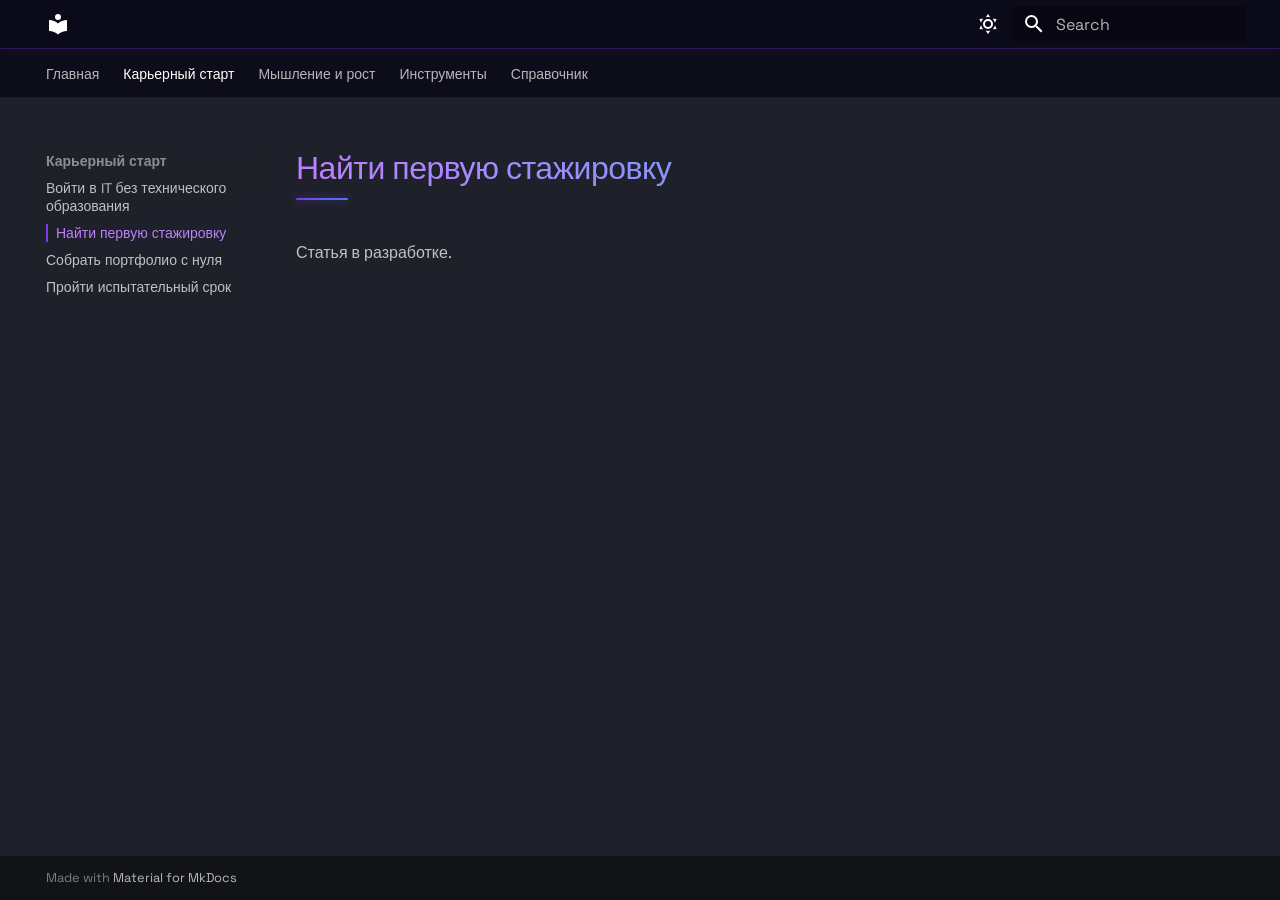
<file: career/find-internship/index.html>
<!doctype html>
<html lang="en" class="no-js">
  <head>
    
      <meta charset="utf-8">
      <meta name="viewport" content="width=device-width,initial-scale=1">
      
        <meta name="description" content="Technical Writing Documentation">
      
      
        <meta name="author" content="Your Name">
      
      
      
        <link rel="prev" href="../enter-it/">
      
      
        <link rel="next" href="../build-portfolio/">
      
      
        
      
      
      <link rel="icon" href="../../assets/images/favicon.png">
      <meta name="generator" content="mkdocs-1.6.1, mkdocs-material-9.7.6">
    
    
      
        <title>Найти первую стажировку - TW_DOCS</title>
      
    
    
      <link rel="stylesheet" href="../../assets/stylesheets/main.484c7ddc.min.css">
      
        
        <link rel="stylesheet" href="../../assets/stylesheets/palette.ab4e12ef.min.css">
      
      


    
    
      
    
    
      
        
        
        <link rel="preconnect" href="https://fonts.gstatic.com" crossorigin>
        <link rel="stylesheet" href="https://fonts.googleapis.com/css?family=Space+Grotesk:300,300i,400,400i,700,700i%7CFira+Code:400,400i,700,700i&display=fallback">
        <style>:root{--md-text-font:"Space Grotesk";--md-code-font:"Fira Code"}</style>
      
    
    
      <link rel="stylesheet" href="../../stylesheets/extra.css">
    
    <script>__md_scope=new URL("../..",location),__md_hash=e=>[...e].reduce(((e,_)=>(e<<5)-e+_.charCodeAt(0)),0),__md_get=(e,_=localStorage,t=__md_scope)=>JSON.parse(_.getItem(t.pathname+"."+e)),__md_set=(e,_,t=localStorage,a=__md_scope)=>{try{t.setItem(a.pathname+"."+e,JSON.stringify(_))}catch(e){}}</script>
    
      

    
    
  </head>
  
  
    
    
      
    
    
    
    
    <body dir="ltr" data-md-color-scheme="slate" data-md-color-primary="deep-purple" data-md-color-accent="blue">
  
    
    <input class="md-toggle" data-md-toggle="drawer" type="checkbox" id="__drawer" autocomplete="off">
    <input class="md-toggle" data-md-toggle="search" type="checkbox" id="__search" autocomplete="off">
    <label class="md-overlay" for="__drawer"></label>
    <div data-md-component="skip">
      
        
        <a href="#_1" class="md-skip">
          Skip to content
        </a>
      
    </div>
    <div data-md-component="announce">
      
    </div>
    
    
      

<header class="md-header" data-md-component="header">
  <nav class="md-header__inner md-grid" aria-label="Header">
    <a href="../.." title="TW_DOCS" class="md-header__button md-logo" aria-label="TW_DOCS" data-md-component="logo">
      
  
  <svg xmlns="http://www.w3.org/2000/svg" viewBox="0 0 24 24"><path d="M12 8a3 3 0 0 0 3-3 3 3 0 0 0-3-3 3 3 0 0 0-3 3 3 3 0 0 0 3 3m0 3.54C9.64 9.35 6.5 8 3 8v11c3.5 0 6.64 1.35 9 3.54 2.36-2.19 5.5-3.54 9-3.54V8c-3.5 0-6.64 1.35-9 3.54"/></svg>

    </a>
    <label class="md-header__button md-icon" for="__drawer">
      
      <svg xmlns="http://www.w3.org/2000/svg" viewBox="0 0 24 24"><path d="M3 6h18v2H3zm0 5h18v2H3zm0 5h18v2H3z"/></svg>
    </label>
    <div class="md-header__title" data-md-component="header-title">
      <div class="md-header__ellipsis">
        <div class="md-header__topic">
          <span class="md-ellipsis">
            TW_DOCS
          </span>
        </div>
        <div class="md-header__topic" data-md-component="header-topic">
          <span class="md-ellipsis">
            
              Найти первую стажировку
            
          </span>
        </div>
      </div>
    </div>
    
      
        <form class="md-header__option" data-md-component="palette">
  
    
    
    
    <input class="md-option" data-md-color-media="" data-md-color-scheme="slate" data-md-color-primary="deep-purple" data-md-color-accent="blue"  aria-label="Switch to light mode"  type="radio" name="__palette" id="__palette_0">
    
      <label class="md-header__button md-icon" title="Switch to light mode" for="__palette_1" hidden>
        <svg xmlns="http://www.w3.org/2000/svg" viewBox="0 0 24 24"><path d="M12 7a5 5 0 0 1 5 5 5 5 0 0 1-5 5 5 5 0 0 1-5-5 5 5 0 0 1 5-5m0 2a3 3 0 0 0-3 3 3 3 0 0 0 3 3 3 3 0 0 0 3-3 3 3 0 0 0-3-3m0-7 2.39 3.42C13.65 5.15 12.84 5 12 5s-1.65.15-2.39.42zM3.34 7l4.16-.35A7.2 7.2 0 0 0 5.94 8.5c-.44.74-.69 1.5-.83 2.29zm.02 10 1.76-3.77a7.131 7.131 0 0 0 2.38 4.14zM20.65 7l-1.77 3.79a7.02 7.02 0 0 0-2.38-4.15zm-.01 10-4.14.36c.59-.51 1.12-1.14 1.54-1.86.42-.73.69-1.5.83-2.29zM12 22l-2.41-3.44c.74.27 1.55.44 2.41.44.82 0 1.63-.17 2.37-.44z"/></svg>
      </label>
    
  
    
    
    
    <input class="md-option" data-md-color-media="" data-md-color-scheme="default" data-md-color-primary="deep-purple" data-md-color-accent="blue"  aria-label="Switch to dark mode"  type="radio" name="__palette" id="__palette_1">
    
      <label class="md-header__button md-icon" title="Switch to dark mode" for="__palette_0" hidden>
        <svg xmlns="http://www.w3.org/2000/svg" viewBox="0 0 24 24"><path d="m17.75 4.09-2.53 1.94.91 3.06-2.63-1.81-2.63 1.81.91-3.06-2.53-1.94L12.44 4l1.06-3 1.06 3zm3.5 6.91-1.64 1.25.59 1.98-1.7-1.17-1.7 1.17.59-1.98L15.75 11l2.06-.05L18.5 9l.69 1.95zm-2.28 4.95c.83-.08 1.72 1.1 1.19 1.85-.32.45-.66.87-1.08 1.27C15.17 23 8.84 23 4.94 19.07c-3.91-3.9-3.91-10.24 0-14.14.4-.4.82-.76 1.27-1.08.75-.53 1.93.36 1.85 1.19-.27 2.86.69 5.83 2.89 8.02a9.96 9.96 0 0 0 8.02 2.89m-1.64 2.02a12.08 12.08 0 0 1-7.8-3.47c-2.17-2.19-3.33-5-3.49-7.82-2.81 3.14-2.7 7.96.31 10.98 3.02 3.01 7.84 3.12 10.98.31"/></svg>
      </label>
    
  
</form>
      
    
    
      <script>var palette=__md_get("__palette");if(palette&&palette.color){if("(prefers-color-scheme)"===palette.color.media){var media=matchMedia("(prefers-color-scheme: light)"),input=document.querySelector(media.matches?"[data-md-color-media='(prefers-color-scheme: light)']":"[data-md-color-media='(prefers-color-scheme: dark)']");palette.color.media=input.getAttribute("data-md-color-media"),palette.color.scheme=input.getAttribute("data-md-color-scheme"),palette.color.primary=input.getAttribute("data-md-color-primary"),palette.color.accent=input.getAttribute("data-md-color-accent")}for(var[key,value]of Object.entries(palette.color))document.body.setAttribute("data-md-color-"+key,value)}</script>
    
    
    
      
      
        <label class="md-header__button md-icon" for="__search">
          
          <svg xmlns="http://www.w3.org/2000/svg" viewBox="0 0 24 24"><path d="M9.5 3A6.5 6.5 0 0 1 16 9.5c0 1.61-.59 3.09-1.56 4.23l.27.27h.79l5 5-1.5 1.5-5-5v-.79l-.27-.27A6.52 6.52 0 0 1 9.5 16 6.5 6.5 0 0 1 3 9.5 6.5 6.5 0 0 1 9.5 3m0 2C7 5 5 7 5 9.5S7 14 9.5 14 14 12 14 9.5 12 5 9.5 5"/></svg>
        </label>
        <div class="md-search" data-md-component="search" role="dialog">
  <label class="md-search__overlay" for="__search"></label>
  <div class="md-search__inner" role="search">
    <form class="md-search__form" name="search">
      <input type="text" class="md-search__input" name="query" aria-label="Search" placeholder="Search" autocapitalize="off" autocorrect="off" autocomplete="off" spellcheck="false" data-md-component="search-query" required>
      <label class="md-search__icon md-icon" for="__search">
        
        <svg xmlns="http://www.w3.org/2000/svg" viewBox="0 0 24 24"><path d="M9.5 3A6.5 6.5 0 0 1 16 9.5c0 1.61-.59 3.09-1.56 4.23l.27.27h.79l5 5-1.5 1.5-5-5v-.79l-.27-.27A6.52 6.52 0 0 1 9.5 16 6.5 6.5 0 0 1 3 9.5 6.5 6.5 0 0 1 9.5 3m0 2C7 5 5 7 5 9.5S7 14 9.5 14 14 12 14 9.5 12 5 9.5 5"/></svg>
        
        <svg xmlns="http://www.w3.org/2000/svg" viewBox="0 0 24 24"><path d="M20 11v2H8l5.5 5.5-1.42 1.42L4.16 12l7.92-7.92L13.5 5.5 8 11z"/></svg>
      </label>
      <nav class="md-search__options" aria-label="Search">
        
        <button type="reset" class="md-search__icon md-icon" title="Clear" aria-label="Clear" tabindex="-1">
          
          <svg xmlns="http://www.w3.org/2000/svg" viewBox="0 0 24 24"><path d="M19 6.41 17.59 5 12 10.59 6.41 5 5 6.41 10.59 12 5 17.59 6.41 19 12 13.41 17.59 19 19 17.59 13.41 12z"/></svg>
        </button>
      </nav>
      
        <div class="md-search__suggest" data-md-component="search-suggest"></div>
      
    </form>
    <div class="md-search__output">
      <div class="md-search__scrollwrap" tabindex="0" data-md-scrollfix>
        <div class="md-search-result" data-md-component="search-result">
          <div class="md-search-result__meta">
            Initializing search
          </div>
          <ol class="md-search-result__list" role="presentation"></ol>
        </div>
      </div>
    </div>
  </div>
</div>
      
    
    
  </nav>
  
</header>
    
    <div class="md-container" data-md-component="container">
      
      
        
          
            
<nav class="md-tabs" aria-label="Tabs" data-md-component="tabs">
  <div class="md-grid">
    <ul class="md-tabs__list">
      
        
  
  
  
  
    <li class="md-tabs__item">
      <a href="../.." class="md-tabs__link">
        
  
  
    
  
  Главная

      </a>
    </li>
  

      
        
  
  
  
    
  
  
    
    
      <li class="md-tabs__item md-tabs__item--active">
        <a href="../enter-it/" class="md-tabs__link">
          
  
  
  Карьерный старт

        </a>
      </li>
    
  

      
        
  
  
  
  
    
    
      <li class="md-tabs__item">
        <a href="../../mindset/work-as-therapy/" class="md-tabs__link">
          
  
  
  Мышление и рост

        </a>
      </li>
    
  

      
        
  
  
  
  
    
    
      <li class="md-tabs__item">
        <a href="../../tools/task-management/" class="md-tabs__link">
          
  
  
  Инструменты

        </a>
      </li>
    
  

      
        
  
  
  
  
    
    
      <li class="md-tabs__item">
        <a href="../../reference/glossary/" class="md-tabs__link">
          
  
  
  Справочник

        </a>
      </li>
    
  

      
    </ul>
  </div>
</nav>
          
        
      
      <main class="md-main" data-md-component="main">
        <div class="md-main__inner md-grid">
          
            
              
              <div class="md-sidebar md-sidebar--primary" data-md-component="sidebar" data-md-type="navigation" >
                <div class="md-sidebar__scrollwrap">
                  <div class="md-sidebar__inner">
                    


  


<nav class="md-nav md-nav--primary md-nav--lifted" aria-label="Navigation" data-md-level="0">
  <label class="md-nav__title" for="__drawer">
    <a href="../.." title="TW_DOCS" class="md-nav__button md-logo" aria-label="TW_DOCS" data-md-component="logo">
      
  
  <svg xmlns="http://www.w3.org/2000/svg" viewBox="0 0 24 24"><path d="M12 8a3 3 0 0 0 3-3 3 3 0 0 0-3-3 3 3 0 0 0-3 3 3 3 0 0 0 3 3m0 3.54C9.64 9.35 6.5 8 3 8v11c3.5 0 6.64 1.35 9 3.54 2.36-2.19 5.5-3.54 9-3.54V8c-3.5 0-6.64 1.35-9 3.54"/></svg>

    </a>
    TW_DOCS
  </label>
  
  <ul class="md-nav__list" data-md-scrollfix>
    
      
      
  
  
  
  
    <li class="md-nav__item">
      <a href="../.." class="md-nav__link">
        
  
  
  <span class="md-ellipsis">
    
  
    Главная
  

    
  </span>
  
  

      </a>
    </li>
  

    
      
      
  
  
    
  
  
  
    
    
    
    
      
        
        
      
      
        
      
    
    
    <li class="md-nav__item md-nav__item--active md-nav__item--section md-nav__item--nested">
      
        
        
        <input class="md-nav__toggle md-toggle " type="checkbox" id="__nav_2" checked>
        
          
          <label class="md-nav__link" for="__nav_2" id="__nav_2_label" tabindex="">
            
  
  
  <span class="md-ellipsis">
    
  
    Карьерный старт
  

    
  </span>
  
  

            <span class="md-nav__icon md-icon"></span>
          </label>
        
        <nav class="md-nav" data-md-level="1" aria-labelledby="__nav_2_label" aria-expanded="true">
          <label class="md-nav__title" for="__nav_2">
            <span class="md-nav__icon md-icon"></span>
            
  
    Карьерный старт
  

          </label>
          <ul class="md-nav__list" data-md-scrollfix>
            
              
                
  
  
  
  
    <li class="md-nav__item">
      <a href="../enter-it/" class="md-nav__link">
        
  
  
  <span class="md-ellipsis">
    
  
    Войти в IT без технического образования
  

    
  </span>
  
  

      </a>
    </li>
  

              
            
              
                
  
  
    
  
  
  
    <li class="md-nav__item md-nav__item--active">
      
      <input class="md-nav__toggle md-toggle" type="checkbox" id="__toc">
      
      
        
      
      
      <a href="./" class="md-nav__link md-nav__link--active">
        
  
  
  <span class="md-ellipsis">
    
  
    Найти первую стажировку
  

    
  </span>
  
  

      </a>
      
    </li>
  

              
            
              
                
  
  
  
  
    <li class="md-nav__item">
      <a href="../build-portfolio/" class="md-nav__link">
        
  
  
  <span class="md-ellipsis">
    
  
    Собрать портфолио с нуля
  

    
  </span>
  
  

      </a>
    </li>
  

              
            
              
                
  
  
  
  
    <li class="md-nav__item">
      <a href="../probation/" class="md-nav__link">
        
  
  
  <span class="md-ellipsis">
    
  
    Пройти испытательный срок
  

    
  </span>
  
  

      </a>
    </li>
  

              
            
          </ul>
        </nav>
      
    </li>
  

    
      
      
  
  
  
  
    
    
    
    
      
      
        
      
    
    
    <li class="md-nav__item md-nav__item--nested">
      
        
        
        <input class="md-nav__toggle md-toggle " type="checkbox" id="__nav_3" >
        
          
          <label class="md-nav__link" for="__nav_3" id="__nav_3_label" tabindex="0">
            
  
  
  <span class="md-ellipsis">
    
  
    Мышление и рост
  

    
  </span>
  
  

            <span class="md-nav__icon md-icon"></span>
          </label>
        
        <nav class="md-nav" data-md-level="1" aria-labelledby="__nav_3_label" aria-expanded="false">
          <label class="md-nav__title" for="__nav_3">
            <span class="md-nav__icon md-icon"></span>
            
  
    Мышление и рост
  

          </label>
          <ul class="md-nav__list" data-md-scrollfix>
            
              
                
  
  
  
  
    <li class="md-nav__item">
      <a href="../../mindset/work-as-therapy/" class="md-nav__link">
        
  
  
  <span class="md-ellipsis">
    
  
    Работа как терапия
  

    
  </span>
  
  

      </a>
    </li>
  

              
            
              
                
  
  
  
  
    <li class="md-nav__item">
      <a href="../../mindset/anxiety-decomposition/" class="md-nav__link">
        
  
  
  <span class="md-ellipsis">
    
  
    Декомпозиция тревоги
  

    
  </span>
  
  

      </a>
    </li>
  

              
            
              
                
  
  
  
  
    <li class="md-nav__item">
      <a href="../../mindset/impostor-syndrome/" class="md-nav__link">
        
  
  
  <span class="md-ellipsis">
    
  
    Синдром самозванца на старте
  

    
  </span>
  
  

      </a>
    </li>
  

              
            
          </ul>
        </nav>
      
    </li>
  

    
      
      
  
  
  
  
    
    
    
    
      
      
        
      
    
    
    <li class="md-nav__item md-nav__item--nested">
      
        
        
        <input class="md-nav__toggle md-toggle " type="checkbox" id="__nav_4" >
        
          
          <label class="md-nav__link" for="__nav_4" id="__nav_4_label" tabindex="0">
            
  
  
  <span class="md-ellipsis">
    
  
    Инструменты
  

    
  </span>
  
  

            <span class="md-nav__icon md-icon"></span>
          </label>
        
        <nav class="md-nav" data-md-level="1" aria-labelledby="__nav_4_label" aria-expanded="false">
          <label class="md-nav__title" for="__nav_4">
            <span class="md-nav__icon md-icon"></span>
            
  
    Инструменты
  

          </label>
          <ul class="md-nav__list" data-md-scrollfix>
            
              
                
  
  
  
  
    <li class="md-nav__item">
      <a href="../../tools/task-management/" class="md-nav__link">
        
  
  
  <span class="md-ellipsis">
    
  
    Системы управления задачами
  

    
  </span>
  
  

      </a>
    </li>
  

              
            
              
                
  
  
  
  
    <li class="md-nav__item">
      <a href="../../tools/feedback-methods/" class="md-nav__link">
        
  
  
  <span class="md-ellipsis">
    
  
    Методы обратной связи
  

    
  </span>
  
  

      </a>
    </li>
  

              
            
              
                
  
  
  
  
    <li class="md-nav__item">
      <a href="../../tools/retrospective-formats/" class="md-nav__link">
        
  
  
  <span class="md-ellipsis">
    
  
    Форматы личной ретроспективы
  

    
  </span>
  
  

      </a>
    </li>
  

              
            
          </ul>
        </nav>
      
    </li>
  

    
      
      
  
  
  
  
    
    
    
    
      
      
        
      
    
    
    <li class="md-nav__item md-nav__item--nested">
      
        
        
        <input class="md-nav__toggle md-toggle " type="checkbox" id="__nav_5" >
        
          
          <label class="md-nav__link" for="__nav_5" id="__nav_5_label" tabindex="0">
            
  
  
  <span class="md-ellipsis">
    
  
    Справочник
  

    
  </span>
  
  

            <span class="md-nav__icon md-icon"></span>
          </label>
        
        <nav class="md-nav" data-md-level="1" aria-labelledby="__nav_5_label" aria-expanded="false">
          <label class="md-nav__title" for="__nav_5">
            <span class="md-nav__icon md-icon"></span>
            
  
    Справочник
  

          </label>
          <ul class="md-nav__list" data-md-scrollfix>
            
              
                
  
  
  
  
    <li class="md-nav__item">
      <a href="../../reference/glossary/" class="md-nav__link">
        
  
  
  <span class="md-ellipsis">
    
  
    Глоссарий карьерного старта
  

    
  </span>
  
  

      </a>
    </li>
  

              
            
              
                
  
  
  
  
    <li class="md-nav__item">
      <a href="../../reference/resources/" class="md-nav__link">
        
  
  
  <span class="md-ellipsis">
    
  
    Список ресурсов
  

    
  </span>
  
  

      </a>
    </li>
  

              
            
          </ul>
        </nav>
      
    </li>
  

    
  </ul>
</nav>
                  </div>
                </div>
              </div>
            
            
              
              <div class="md-sidebar md-sidebar--secondary" data-md-component="sidebar" data-md-type="toc" >
                <div class="md-sidebar__scrollwrap">
                  <div class="md-sidebar__inner">
                    

<nav class="md-nav md-nav--secondary" aria-label="Table of contents">
  
  
  
    
  
  
</nav>
                  </div>
                </div>
              </div>
            
          
          
            <div class="md-content" data-md-component="content">
              
              <article class="md-content__inner md-typeset">
                
                  



<h1 id="_1">Найти первую стажировку</h1>
<p>Статья в разработке.</p>












                
              </article>
            </div>
          
          
<script>var target=document.getElementById(location.hash.slice(1));target&&target.name&&(target.checked=target.name.startsWith("__tabbed_"))</script>
        </div>
        
          <button type="button" class="md-top md-icon" data-md-component="top" hidden>
  
  <svg xmlns="http://www.w3.org/2000/svg" viewBox="0 0 24 24"><path d="M13 20h-2V8l-5.5 5.5-1.42-1.42L12 4.16l7.92 7.92-1.42 1.42L13 8z"/></svg>
  Back to top
</button>
        
      </main>
      
        <footer class="md-footer">
  
  <div class="md-footer-meta md-typeset">
    <div class="md-footer-meta__inner md-grid">
      <div class="md-copyright">
  
  
    Made with
    <a href="https://squidfunk.github.io/mkdocs-material/" target="_blank" rel="noopener">
      Material for MkDocs
    </a>
  
</div>
      
    </div>
  </div>
</footer>
      
    </div>
    <div class="md-dialog" data-md-component="dialog">
      <div class="md-dialog__inner md-typeset"></div>
    </div>
    
    
    
      
      
      <script id="__config" type="application/json">{"annotate": null, "base": "../..", "features": ["navigation.tabs", "navigation.sections", "navigation.top", "search.suggest", "search.highlight", "content.code.copy", "content.code.annotate"], "search": "../../assets/javascripts/workers/search.2c215733.min.js", "tags": null, "translations": {"clipboard.copied": "Copied to clipboard", "clipboard.copy": "Copy to clipboard", "search.result.more.one": "1 more on this page", "search.result.more.other": "# more on this page", "search.result.none": "No matching documents", "search.result.one": "1 matching document", "search.result.other": "# matching documents", "search.result.placeholder": "Type to start searching", "search.result.term.missing": "Missing", "select.version": "Select version"}, "version": null}</script>
    
    
      <script src="../../assets/javascripts/bundle.79ae519e.min.js"></script>
      
    
  </body>
</html>
</file>
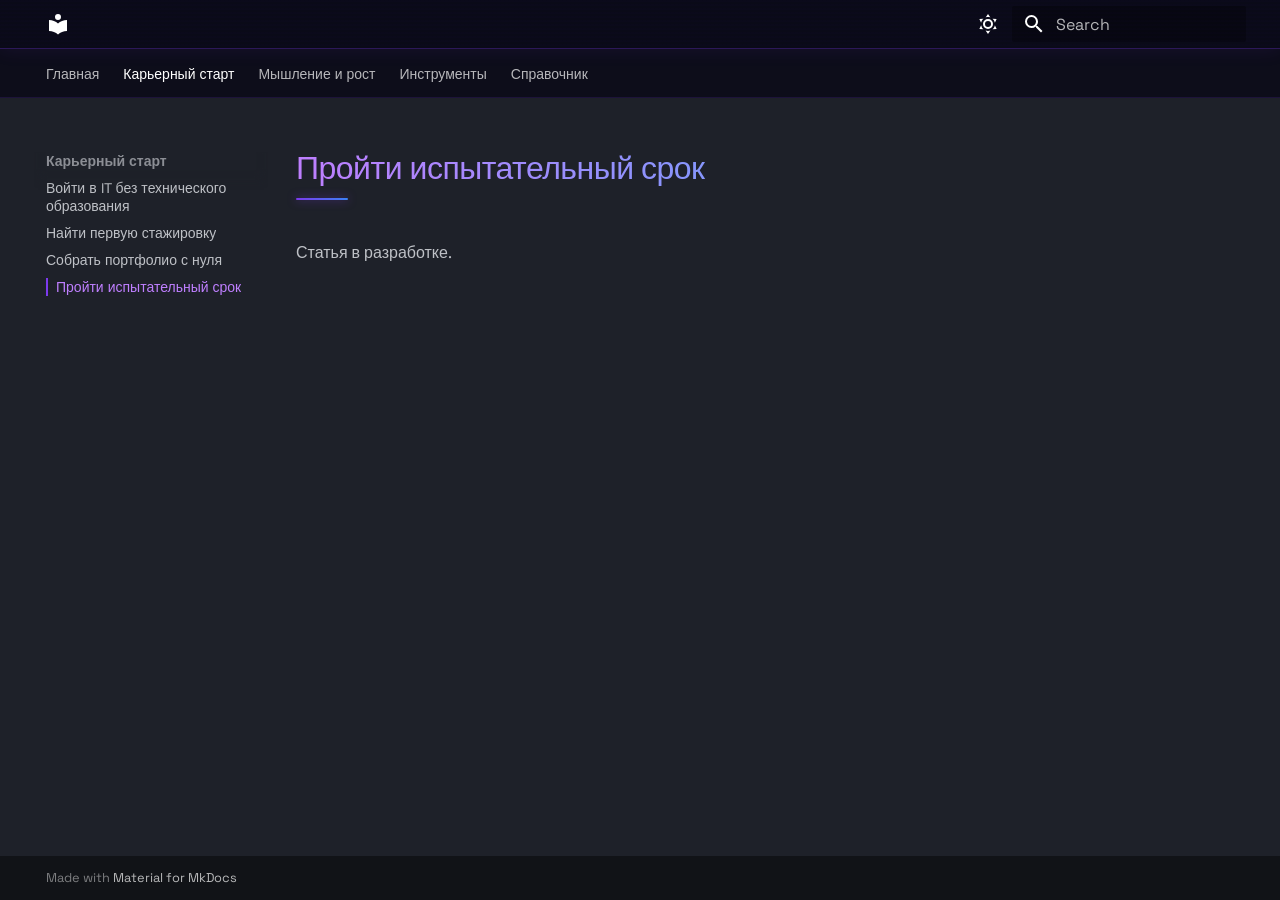
<file: career/probation/index.html>
<!doctype html>
<html lang="en" class="no-js">
  <head>
    
      <meta charset="utf-8">
      <meta name="viewport" content="width=device-width,initial-scale=1">
      
        <meta name="description" content="Technical Writing Documentation">
      
      
        <meta name="author" content="Your Name">
      
      
      
        <link rel="prev" href="../build-portfolio/">
      
      
        <link rel="next" href="../../mindset/work-as-therapy/">
      
      
        
      
      
      <link rel="icon" href="../../assets/images/favicon.png">
      <meta name="generator" content="mkdocs-1.6.1, mkdocs-material-9.7.6">
    
    
      
        <title>Пройти испытательный срок - TW_DOCS</title>
      
    
    
      <link rel="stylesheet" href="../../assets/stylesheets/main.484c7ddc.min.css">
      
        
        <link rel="stylesheet" href="../../assets/stylesheets/palette.ab4e12ef.min.css">
      
      


    
    
      
    
    
      
        
        
        <link rel="preconnect" href="https://fonts.gstatic.com" crossorigin>
        <link rel="stylesheet" href="https://fonts.googleapis.com/css?family=Space+Grotesk:300,300i,400,400i,700,700i%7CFira+Code:400,400i,700,700i&display=fallback">
        <style>:root{--md-text-font:"Space Grotesk";--md-code-font:"Fira Code"}</style>
      
    
    
      <link rel="stylesheet" href="../../stylesheets/extra.css">
    
    <script>__md_scope=new URL("../..",location),__md_hash=e=>[...e].reduce(((e,_)=>(e<<5)-e+_.charCodeAt(0)),0),__md_get=(e,_=localStorage,t=__md_scope)=>JSON.parse(_.getItem(t.pathname+"."+e)),__md_set=(e,_,t=localStorage,a=__md_scope)=>{try{t.setItem(a.pathname+"."+e,JSON.stringify(_))}catch(e){}}</script>
    
      

    
    
  </head>
  
  
    
    
      
    
    
    
    
    <body dir="ltr" data-md-color-scheme="slate" data-md-color-primary="deep-purple" data-md-color-accent="blue">
  
    
    <input class="md-toggle" data-md-toggle="drawer" type="checkbox" id="__drawer" autocomplete="off">
    <input class="md-toggle" data-md-toggle="search" type="checkbox" id="__search" autocomplete="off">
    <label class="md-overlay" for="__drawer"></label>
    <div data-md-component="skip">
      
        
        <a href="#_1" class="md-skip">
          Skip to content
        </a>
      
    </div>
    <div data-md-component="announce">
      
    </div>
    
    
      

<header class="md-header" data-md-component="header">
  <nav class="md-header__inner md-grid" aria-label="Header">
    <a href="../.." title="TW_DOCS" class="md-header__button md-logo" aria-label="TW_DOCS" data-md-component="logo">
      
  
  <svg xmlns="http://www.w3.org/2000/svg" viewBox="0 0 24 24"><path d="M12 8a3 3 0 0 0 3-3 3 3 0 0 0-3-3 3 3 0 0 0-3 3 3 3 0 0 0 3 3m0 3.54C9.64 9.35 6.5 8 3 8v11c3.5 0 6.64 1.35 9 3.54 2.36-2.19 5.5-3.54 9-3.54V8c-3.5 0-6.64 1.35-9 3.54"/></svg>

    </a>
    <label class="md-header__button md-icon" for="__drawer">
      
      <svg xmlns="http://www.w3.org/2000/svg" viewBox="0 0 24 24"><path d="M3 6h18v2H3zm0 5h18v2H3zm0 5h18v2H3z"/></svg>
    </label>
    <div class="md-header__title" data-md-component="header-title">
      <div class="md-header__ellipsis">
        <div class="md-header__topic">
          <span class="md-ellipsis">
            TW_DOCS
          </span>
        </div>
        <div class="md-header__topic" data-md-component="header-topic">
          <span class="md-ellipsis">
            
              Пройти испытательный срок
            
          </span>
        </div>
      </div>
    </div>
    
      
        <form class="md-header__option" data-md-component="palette">
  
    
    
    
    <input class="md-option" data-md-color-media="" data-md-color-scheme="slate" data-md-color-primary="deep-purple" data-md-color-accent="blue"  aria-label="Switch to light mode"  type="radio" name="__palette" id="__palette_0">
    
      <label class="md-header__button md-icon" title="Switch to light mode" for="__palette_1" hidden>
        <svg xmlns="http://www.w3.org/2000/svg" viewBox="0 0 24 24"><path d="M12 7a5 5 0 0 1 5 5 5 5 0 0 1-5 5 5 5 0 0 1-5-5 5 5 0 0 1 5-5m0 2a3 3 0 0 0-3 3 3 3 0 0 0 3 3 3 3 0 0 0 3-3 3 3 0 0 0-3-3m0-7 2.39 3.42C13.65 5.15 12.84 5 12 5s-1.65.15-2.39.42zM3.34 7l4.16-.35A7.2 7.2 0 0 0 5.94 8.5c-.44.74-.69 1.5-.83 2.29zm.02 10 1.76-3.77a7.131 7.131 0 0 0 2.38 4.14zM20.65 7l-1.77 3.79a7.02 7.02 0 0 0-2.38-4.15zm-.01 10-4.14.36c.59-.51 1.12-1.14 1.54-1.86.42-.73.69-1.5.83-2.29zM12 22l-2.41-3.44c.74.27 1.55.44 2.41.44.82 0 1.63-.17 2.37-.44z"/></svg>
      </label>
    
  
    
    
    
    <input class="md-option" data-md-color-media="" data-md-color-scheme="default" data-md-color-primary="deep-purple" data-md-color-accent="blue"  aria-label="Switch to dark mode"  type="radio" name="__palette" id="__palette_1">
    
      <label class="md-header__button md-icon" title="Switch to dark mode" for="__palette_0" hidden>
        <svg xmlns="http://www.w3.org/2000/svg" viewBox="0 0 24 24"><path d="m17.75 4.09-2.53 1.94.91 3.06-2.63-1.81-2.63 1.81.91-3.06-2.53-1.94L12.44 4l1.06-3 1.06 3zm3.5 6.91-1.64 1.25.59 1.98-1.7-1.17-1.7 1.17.59-1.98L15.75 11l2.06-.05L18.5 9l.69 1.95zm-2.28 4.95c.83-.08 1.72 1.1 1.19 1.85-.32.45-.66.87-1.08 1.27C15.17 23 8.84 23 4.94 19.07c-3.91-3.9-3.91-10.24 0-14.14.4-.4.82-.76 1.27-1.08.75-.53 1.93.36 1.85 1.19-.27 2.86.69 5.83 2.89 8.02a9.96 9.96 0 0 0 8.02 2.89m-1.64 2.02a12.08 12.08 0 0 1-7.8-3.47c-2.17-2.19-3.33-5-3.49-7.82-2.81 3.14-2.7 7.96.31 10.98 3.02 3.01 7.84 3.12 10.98.31"/></svg>
      </label>
    
  
</form>
      
    
    
      <script>var palette=__md_get("__palette");if(palette&&palette.color){if("(prefers-color-scheme)"===palette.color.media){var media=matchMedia("(prefers-color-scheme: light)"),input=document.querySelector(media.matches?"[data-md-color-media='(prefers-color-scheme: light)']":"[data-md-color-media='(prefers-color-scheme: dark)']");palette.color.media=input.getAttribute("data-md-color-media"),palette.color.scheme=input.getAttribute("data-md-color-scheme"),palette.color.primary=input.getAttribute("data-md-color-primary"),palette.color.accent=input.getAttribute("data-md-color-accent")}for(var[key,value]of Object.entries(palette.color))document.body.setAttribute("data-md-color-"+key,value)}</script>
    
    
    
      
      
        <label class="md-header__button md-icon" for="__search">
          
          <svg xmlns="http://www.w3.org/2000/svg" viewBox="0 0 24 24"><path d="M9.5 3A6.5 6.5 0 0 1 16 9.5c0 1.61-.59 3.09-1.56 4.23l.27.27h.79l5 5-1.5 1.5-5-5v-.79l-.27-.27A6.52 6.52 0 0 1 9.5 16 6.5 6.5 0 0 1 3 9.5 6.5 6.5 0 0 1 9.5 3m0 2C7 5 5 7 5 9.5S7 14 9.5 14 14 12 14 9.5 12 5 9.5 5"/></svg>
        </label>
        <div class="md-search" data-md-component="search" role="dialog">
  <label class="md-search__overlay" for="__search"></label>
  <div class="md-search__inner" role="search">
    <form class="md-search__form" name="search">
      <input type="text" class="md-search__input" name="query" aria-label="Search" placeholder="Search" autocapitalize="off" autocorrect="off" autocomplete="off" spellcheck="false" data-md-component="search-query" required>
      <label class="md-search__icon md-icon" for="__search">
        
        <svg xmlns="http://www.w3.org/2000/svg" viewBox="0 0 24 24"><path d="M9.5 3A6.5 6.5 0 0 1 16 9.5c0 1.61-.59 3.09-1.56 4.23l.27.27h.79l5 5-1.5 1.5-5-5v-.79l-.27-.27A6.52 6.52 0 0 1 9.5 16 6.5 6.5 0 0 1 3 9.5 6.5 6.5 0 0 1 9.5 3m0 2C7 5 5 7 5 9.5S7 14 9.5 14 14 12 14 9.5 12 5 9.5 5"/></svg>
        
        <svg xmlns="http://www.w3.org/2000/svg" viewBox="0 0 24 24"><path d="M20 11v2H8l5.5 5.5-1.42 1.42L4.16 12l7.92-7.92L13.5 5.5 8 11z"/></svg>
      </label>
      <nav class="md-search__options" aria-label="Search">
        
        <button type="reset" class="md-search__icon md-icon" title="Clear" aria-label="Clear" tabindex="-1">
          
          <svg xmlns="http://www.w3.org/2000/svg" viewBox="0 0 24 24"><path d="M19 6.41 17.59 5 12 10.59 6.41 5 5 6.41 10.59 12 5 17.59 6.41 19 12 13.41 17.59 19 19 17.59 13.41 12z"/></svg>
        </button>
      </nav>
      
        <div class="md-search__suggest" data-md-component="search-suggest"></div>
      
    </form>
    <div class="md-search__output">
      <div class="md-search__scrollwrap" tabindex="0" data-md-scrollfix>
        <div class="md-search-result" data-md-component="search-result">
          <div class="md-search-result__meta">
            Initializing search
          </div>
          <ol class="md-search-result__list" role="presentation"></ol>
        </div>
      </div>
    </div>
  </div>
</div>
      
    
    
  </nav>
  
</header>
    
    <div class="md-container" data-md-component="container">
      
      
        
          
            
<nav class="md-tabs" aria-label="Tabs" data-md-component="tabs">
  <div class="md-grid">
    <ul class="md-tabs__list">
      
        
  
  
  
  
    <li class="md-tabs__item">
      <a href="../.." class="md-tabs__link">
        
  
  
    
  
  Главная

      </a>
    </li>
  

      
        
  
  
  
    
  
  
    
    
      <li class="md-tabs__item md-tabs__item--active">
        <a href="../enter-it/" class="md-tabs__link">
          
  
  
  Карьерный старт

        </a>
      </li>
    
  

      
        
  
  
  
  
    
    
      <li class="md-tabs__item">
        <a href="../../mindset/work-as-therapy/" class="md-tabs__link">
          
  
  
  Мышление и рост

        </a>
      </li>
    
  

      
        
  
  
  
  
    
    
      <li class="md-tabs__item">
        <a href="../../tools/task-management/" class="md-tabs__link">
          
  
  
  Инструменты

        </a>
      </li>
    
  

      
        
  
  
  
  
    
    
      <li class="md-tabs__item">
        <a href="../../reference/glossary/" class="md-tabs__link">
          
  
  
  Справочник

        </a>
      </li>
    
  

      
    </ul>
  </div>
</nav>
          
        
      
      <main class="md-main" data-md-component="main">
        <div class="md-main__inner md-grid">
          
            
              
              <div class="md-sidebar md-sidebar--primary" data-md-component="sidebar" data-md-type="navigation" >
                <div class="md-sidebar__scrollwrap">
                  <div class="md-sidebar__inner">
                    


  


<nav class="md-nav md-nav--primary md-nav--lifted" aria-label="Navigation" data-md-level="0">
  <label class="md-nav__title" for="__drawer">
    <a href="../.." title="TW_DOCS" class="md-nav__button md-logo" aria-label="TW_DOCS" data-md-component="logo">
      
  
  <svg xmlns="http://www.w3.org/2000/svg" viewBox="0 0 24 24"><path d="M12 8a3 3 0 0 0 3-3 3 3 0 0 0-3-3 3 3 0 0 0-3 3 3 3 0 0 0 3 3m0 3.54C9.64 9.35 6.5 8 3 8v11c3.5 0 6.64 1.35 9 3.54 2.36-2.19 5.5-3.54 9-3.54V8c-3.5 0-6.64 1.35-9 3.54"/></svg>

    </a>
    TW_DOCS
  </label>
  
  <ul class="md-nav__list" data-md-scrollfix>
    
      
      
  
  
  
  
    <li class="md-nav__item">
      <a href="../.." class="md-nav__link">
        
  
  
  <span class="md-ellipsis">
    
  
    Главная
  

    
  </span>
  
  

      </a>
    </li>
  

    
      
      
  
  
    
  
  
  
    
    
    
    
      
        
        
      
      
        
      
    
    
    <li class="md-nav__item md-nav__item--active md-nav__item--section md-nav__item--nested">
      
        
        
        <input class="md-nav__toggle md-toggle " type="checkbox" id="__nav_2" checked>
        
          
          <label class="md-nav__link" for="__nav_2" id="__nav_2_label" tabindex="">
            
  
  
  <span class="md-ellipsis">
    
  
    Карьерный старт
  

    
  </span>
  
  

            <span class="md-nav__icon md-icon"></span>
          </label>
        
        <nav class="md-nav" data-md-level="1" aria-labelledby="__nav_2_label" aria-expanded="true">
          <label class="md-nav__title" for="__nav_2">
            <span class="md-nav__icon md-icon"></span>
            
  
    Карьерный старт
  

          </label>
          <ul class="md-nav__list" data-md-scrollfix>
            
              
                
  
  
  
  
    <li class="md-nav__item">
      <a href="../enter-it/" class="md-nav__link">
        
  
  
  <span class="md-ellipsis">
    
  
    Войти в IT без технического образования
  

    
  </span>
  
  

      </a>
    </li>
  

              
            
              
                
  
  
  
  
    <li class="md-nav__item">
      <a href="../find-internship/" class="md-nav__link">
        
  
  
  <span class="md-ellipsis">
    
  
    Найти первую стажировку
  

    
  </span>
  
  

      </a>
    </li>
  

              
            
              
                
  
  
  
  
    <li class="md-nav__item">
      <a href="../build-portfolio/" class="md-nav__link">
        
  
  
  <span class="md-ellipsis">
    
  
    Собрать портфолио с нуля
  

    
  </span>
  
  

      </a>
    </li>
  

              
            
              
                
  
  
    
  
  
  
    <li class="md-nav__item md-nav__item--active">
      
      <input class="md-nav__toggle md-toggle" type="checkbox" id="__toc">
      
      
        
      
      
      <a href="./" class="md-nav__link md-nav__link--active">
        
  
  
  <span class="md-ellipsis">
    
  
    Пройти испытательный срок
  

    
  </span>
  
  

      </a>
      
    </li>
  

              
            
          </ul>
        </nav>
      
    </li>
  

    
      
      
  
  
  
  
    
    
    
    
      
      
        
      
    
    
    <li class="md-nav__item md-nav__item--nested">
      
        
        
        <input class="md-nav__toggle md-toggle " type="checkbox" id="__nav_3" >
        
          
          <label class="md-nav__link" for="__nav_3" id="__nav_3_label" tabindex="0">
            
  
  
  <span class="md-ellipsis">
    
  
    Мышление и рост
  

    
  </span>
  
  

            <span class="md-nav__icon md-icon"></span>
          </label>
        
        <nav class="md-nav" data-md-level="1" aria-labelledby="__nav_3_label" aria-expanded="false">
          <label class="md-nav__title" for="__nav_3">
            <span class="md-nav__icon md-icon"></span>
            
  
    Мышление и рост
  

          </label>
          <ul class="md-nav__list" data-md-scrollfix>
            
              
                
  
  
  
  
    <li class="md-nav__item">
      <a href="../../mindset/work-as-therapy/" class="md-nav__link">
        
  
  
  <span class="md-ellipsis">
    
  
    Работа как терапия
  

    
  </span>
  
  

      </a>
    </li>
  

              
            
              
                
  
  
  
  
    <li class="md-nav__item">
      <a href="../../mindset/anxiety-decomposition/" class="md-nav__link">
        
  
  
  <span class="md-ellipsis">
    
  
    Декомпозиция тревоги
  

    
  </span>
  
  

      </a>
    </li>
  

              
            
              
                
  
  
  
  
    <li class="md-nav__item">
      <a href="../../mindset/impostor-syndrome/" class="md-nav__link">
        
  
  
  <span class="md-ellipsis">
    
  
    Синдром самозванца на старте
  

    
  </span>
  
  

      </a>
    </li>
  

              
            
          </ul>
        </nav>
      
    </li>
  

    
      
      
  
  
  
  
    
    
    
    
      
      
        
      
    
    
    <li class="md-nav__item md-nav__item--nested">
      
        
        
        <input class="md-nav__toggle md-toggle " type="checkbox" id="__nav_4" >
        
          
          <label class="md-nav__link" for="__nav_4" id="__nav_4_label" tabindex="0">
            
  
  
  <span class="md-ellipsis">
    
  
    Инструменты
  

    
  </span>
  
  

            <span class="md-nav__icon md-icon"></span>
          </label>
        
        <nav class="md-nav" data-md-level="1" aria-labelledby="__nav_4_label" aria-expanded="false">
          <label class="md-nav__title" for="__nav_4">
            <span class="md-nav__icon md-icon"></span>
            
  
    Инструменты
  

          </label>
          <ul class="md-nav__list" data-md-scrollfix>
            
              
                
  
  
  
  
    <li class="md-nav__item">
      <a href="../../tools/task-management/" class="md-nav__link">
        
  
  
  <span class="md-ellipsis">
    
  
    Системы управления задачами
  

    
  </span>
  
  

      </a>
    </li>
  

              
            
              
                
  
  
  
  
    <li class="md-nav__item">
      <a href="../../tools/feedback-methods/" class="md-nav__link">
        
  
  
  <span class="md-ellipsis">
    
  
    Методы обратной связи
  

    
  </span>
  
  

      </a>
    </li>
  

              
            
              
                
  
  
  
  
    <li class="md-nav__item">
      <a href="../../tools/retrospective-formats/" class="md-nav__link">
        
  
  
  <span class="md-ellipsis">
    
  
    Форматы личной ретроспективы
  

    
  </span>
  
  

      </a>
    </li>
  

              
            
          </ul>
        </nav>
      
    </li>
  

    
      
      
  
  
  
  
    
    
    
    
      
      
        
      
    
    
    <li class="md-nav__item md-nav__item--nested">
      
        
        
        <input class="md-nav__toggle md-toggle " type="checkbox" id="__nav_5" >
        
          
          <label class="md-nav__link" for="__nav_5" id="__nav_5_label" tabindex="0">
            
  
  
  <span class="md-ellipsis">
    
  
    Справочник
  

    
  </span>
  
  

            <span class="md-nav__icon md-icon"></span>
          </label>
        
        <nav class="md-nav" data-md-level="1" aria-labelledby="__nav_5_label" aria-expanded="false">
          <label class="md-nav__title" for="__nav_5">
            <span class="md-nav__icon md-icon"></span>
            
  
    Справочник
  

          </label>
          <ul class="md-nav__list" data-md-scrollfix>
            
              
                
  
  
  
  
    <li class="md-nav__item">
      <a href="../../reference/glossary/" class="md-nav__link">
        
  
  
  <span class="md-ellipsis">
    
  
    Глоссарий карьерного старта
  

    
  </span>
  
  

      </a>
    </li>
  

              
            
              
                
  
  
  
  
    <li class="md-nav__item">
      <a href="../../reference/resources/" class="md-nav__link">
        
  
  
  <span class="md-ellipsis">
    
  
    Список ресурсов
  

    
  </span>
  
  

      </a>
    </li>
  

              
            
          </ul>
        </nav>
      
    </li>
  

    
  </ul>
</nav>
                  </div>
                </div>
              </div>
            
            
              
              <div class="md-sidebar md-sidebar--secondary" data-md-component="sidebar" data-md-type="toc" >
                <div class="md-sidebar__scrollwrap">
                  <div class="md-sidebar__inner">
                    

<nav class="md-nav md-nav--secondary" aria-label="Table of contents">
  
  
  
    
  
  
</nav>
                  </div>
                </div>
              </div>
            
          
          
            <div class="md-content" data-md-component="content">
              
              <article class="md-content__inner md-typeset">
                
                  



<h1 id="_1">Пройти испытательный срок</h1>
<p>Статья в разработке.</p>












                
              </article>
            </div>
          
          
<script>var target=document.getElementById(location.hash.slice(1));target&&target.name&&(target.checked=target.name.startsWith("__tabbed_"))</script>
        </div>
        
          <button type="button" class="md-top md-icon" data-md-component="top" hidden>
  
  <svg xmlns="http://www.w3.org/2000/svg" viewBox="0 0 24 24"><path d="M13 20h-2V8l-5.5 5.5-1.42-1.42L12 4.16l7.92 7.92-1.42 1.42L13 8z"/></svg>
  Back to top
</button>
        
      </main>
      
        <footer class="md-footer">
  
  <div class="md-footer-meta md-typeset">
    <div class="md-footer-meta__inner md-grid">
      <div class="md-copyright">
  
  
    Made with
    <a href="https://squidfunk.github.io/mkdocs-material/" target="_blank" rel="noopener">
      Material for MkDocs
    </a>
  
</div>
      
    </div>
  </div>
</footer>
      
    </div>
    <div class="md-dialog" data-md-component="dialog">
      <div class="md-dialog__inner md-typeset"></div>
    </div>
    
    
    
      
      
      <script id="__config" type="application/json">{"annotate": null, "base": "../..", "features": ["navigation.tabs", "navigation.sections", "navigation.top", "search.suggest", "search.highlight", "content.code.copy", "content.code.annotate"], "search": "../../assets/javascripts/workers/search.2c215733.min.js", "tags": null, "translations": {"clipboard.copied": "Copied to clipboard", "clipboard.copy": "Copy to clipboard", "search.result.more.one": "1 more on this page", "search.result.more.other": "# more on this page", "search.result.none": "No matching documents", "search.result.one": "1 matching document", "search.result.other": "# matching documents", "search.result.placeholder": "Type to start searching", "search.result.term.missing": "Missing", "select.version": "Select version"}, "version": null}</script>
    
    
      <script src="../../assets/javascripts/bundle.79ae519e.min.js"></script>
      
    
  </body>
</html>
</file>
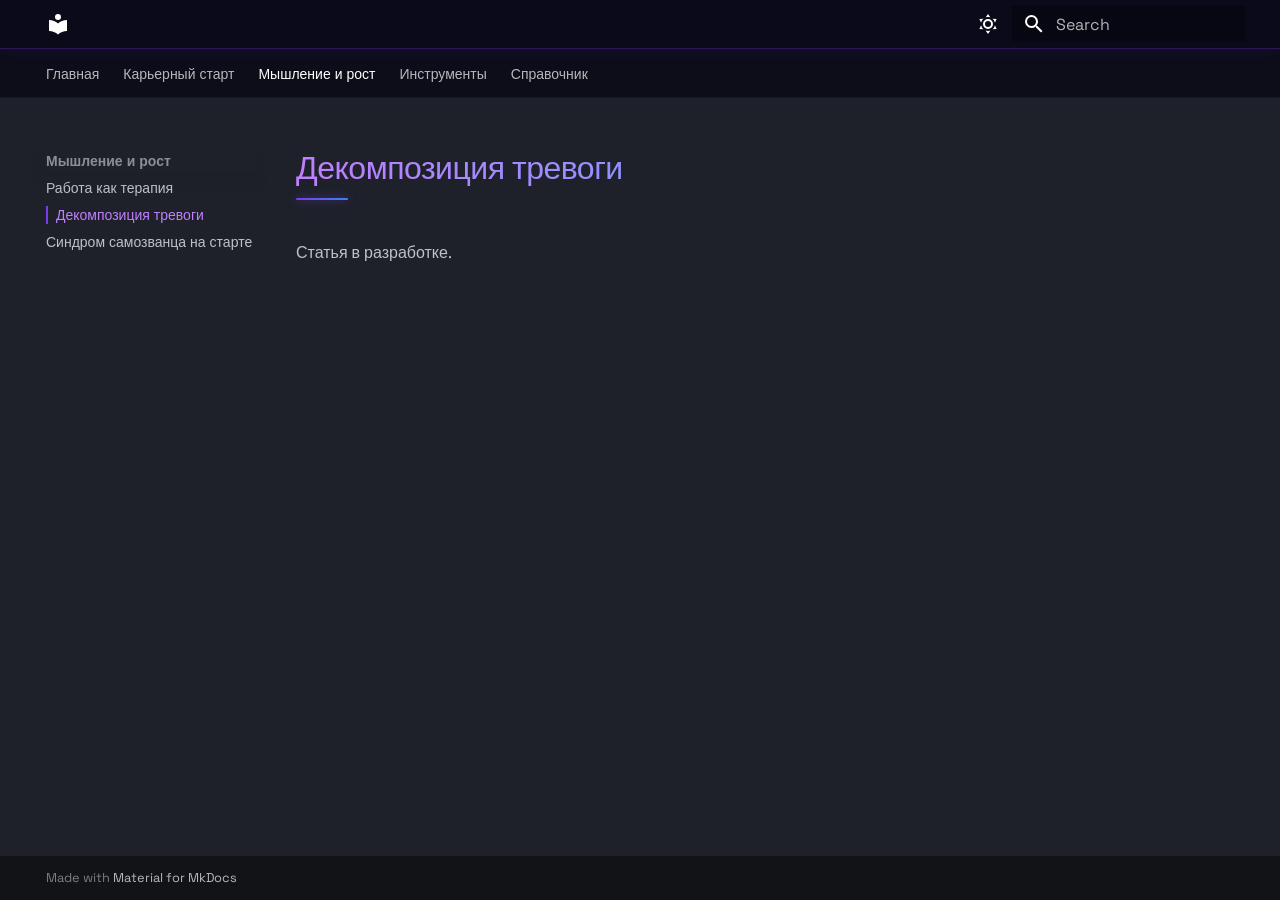
<file: mindset/anxiety-decomposition/index.html>
<!doctype html>
<html lang="en" class="no-js">
  <head>
    
      <meta charset="utf-8">
      <meta name="viewport" content="width=device-width,initial-scale=1">
      
        <meta name="description" content="Technical Writing Documentation">
      
      
        <meta name="author" content="Your Name">
      
      
      
        <link rel="prev" href="../work-as-therapy/">
      
      
        <link rel="next" href="../impostor-syndrome/">
      
      
        
      
      
      <link rel="icon" href="../../assets/images/favicon.png">
      <meta name="generator" content="mkdocs-1.6.1, mkdocs-material-9.7.6">
    
    
      
        <title>Декомпозиция тревоги - TW_DOCS</title>
      
    
    
      <link rel="stylesheet" href="../../assets/stylesheets/main.484c7ddc.min.css">
      
        
        <link rel="stylesheet" href="../../assets/stylesheets/palette.ab4e12ef.min.css">
      
      


    
    
      
    
    
      
        
        
        <link rel="preconnect" href="https://fonts.gstatic.com" crossorigin>
        <link rel="stylesheet" href="https://fonts.googleapis.com/css?family=Space+Grotesk:300,300i,400,400i,700,700i%7CFira+Code:400,400i,700,700i&display=fallback">
        <style>:root{--md-text-font:"Space Grotesk";--md-code-font:"Fira Code"}</style>
      
    
    
      <link rel="stylesheet" href="../../stylesheets/extra.css">
    
    <script>__md_scope=new URL("../..",location),__md_hash=e=>[...e].reduce(((e,_)=>(e<<5)-e+_.charCodeAt(0)),0),__md_get=(e,_=localStorage,t=__md_scope)=>JSON.parse(_.getItem(t.pathname+"."+e)),__md_set=(e,_,t=localStorage,a=__md_scope)=>{try{t.setItem(a.pathname+"."+e,JSON.stringify(_))}catch(e){}}</script>
    
      

    
    
  </head>
  
  
    
    
      
    
    
    
    
    <body dir="ltr" data-md-color-scheme="slate" data-md-color-primary="deep-purple" data-md-color-accent="blue">
  
    
    <input class="md-toggle" data-md-toggle="drawer" type="checkbox" id="__drawer" autocomplete="off">
    <input class="md-toggle" data-md-toggle="search" type="checkbox" id="__search" autocomplete="off">
    <label class="md-overlay" for="__drawer"></label>
    <div data-md-component="skip">
      
        
        <a href="#_1" class="md-skip">
          Skip to content
        </a>
      
    </div>
    <div data-md-component="announce">
      
    </div>
    
    
      

<header class="md-header" data-md-component="header">
  <nav class="md-header__inner md-grid" aria-label="Header">
    <a href="../.." title="TW_DOCS" class="md-header__button md-logo" aria-label="TW_DOCS" data-md-component="logo">
      
  
  <svg xmlns="http://www.w3.org/2000/svg" viewBox="0 0 24 24"><path d="M12 8a3 3 0 0 0 3-3 3 3 0 0 0-3-3 3 3 0 0 0-3 3 3 3 0 0 0 3 3m0 3.54C9.64 9.35 6.5 8 3 8v11c3.5 0 6.64 1.35 9 3.54 2.36-2.19 5.5-3.54 9-3.54V8c-3.5 0-6.64 1.35-9 3.54"/></svg>

    </a>
    <label class="md-header__button md-icon" for="__drawer">
      
      <svg xmlns="http://www.w3.org/2000/svg" viewBox="0 0 24 24"><path d="M3 6h18v2H3zm0 5h18v2H3zm0 5h18v2H3z"/></svg>
    </label>
    <div class="md-header__title" data-md-component="header-title">
      <div class="md-header__ellipsis">
        <div class="md-header__topic">
          <span class="md-ellipsis">
            TW_DOCS
          </span>
        </div>
        <div class="md-header__topic" data-md-component="header-topic">
          <span class="md-ellipsis">
            
              Декомпозиция тревоги
            
          </span>
        </div>
      </div>
    </div>
    
      
        <form class="md-header__option" data-md-component="palette">
  
    
    
    
    <input class="md-option" data-md-color-media="" data-md-color-scheme="slate" data-md-color-primary="deep-purple" data-md-color-accent="blue"  aria-label="Switch to light mode"  type="radio" name="__palette" id="__palette_0">
    
      <label class="md-header__button md-icon" title="Switch to light mode" for="__palette_1" hidden>
        <svg xmlns="http://www.w3.org/2000/svg" viewBox="0 0 24 24"><path d="M12 7a5 5 0 0 1 5 5 5 5 0 0 1-5 5 5 5 0 0 1-5-5 5 5 0 0 1 5-5m0 2a3 3 0 0 0-3 3 3 3 0 0 0 3 3 3 3 0 0 0 3-3 3 3 0 0 0-3-3m0-7 2.39 3.42C13.65 5.15 12.84 5 12 5s-1.65.15-2.39.42zM3.34 7l4.16-.35A7.2 7.2 0 0 0 5.94 8.5c-.44.74-.69 1.5-.83 2.29zm.02 10 1.76-3.77a7.131 7.131 0 0 0 2.38 4.14zM20.65 7l-1.77 3.79a7.02 7.02 0 0 0-2.38-4.15zm-.01 10-4.14.36c.59-.51 1.12-1.14 1.54-1.86.42-.73.69-1.5.83-2.29zM12 22l-2.41-3.44c.74.27 1.55.44 2.41.44.82 0 1.63-.17 2.37-.44z"/></svg>
      </label>
    
  
    
    
    
    <input class="md-option" data-md-color-media="" data-md-color-scheme="default" data-md-color-primary="deep-purple" data-md-color-accent="blue"  aria-label="Switch to dark mode"  type="radio" name="__palette" id="__palette_1">
    
      <label class="md-header__button md-icon" title="Switch to dark mode" for="__palette_0" hidden>
        <svg xmlns="http://www.w3.org/2000/svg" viewBox="0 0 24 24"><path d="m17.75 4.09-2.53 1.94.91 3.06-2.63-1.81-2.63 1.81.91-3.06-2.53-1.94L12.44 4l1.06-3 1.06 3zm3.5 6.91-1.64 1.25.59 1.98-1.7-1.17-1.7 1.17.59-1.98L15.75 11l2.06-.05L18.5 9l.69 1.95zm-2.28 4.95c.83-.08 1.72 1.1 1.19 1.85-.32.45-.66.87-1.08 1.27C15.17 23 8.84 23 4.94 19.07c-3.91-3.9-3.91-10.24 0-14.14.4-.4.82-.76 1.27-1.08.75-.53 1.93.36 1.85 1.19-.27 2.86.69 5.83 2.89 8.02a9.96 9.96 0 0 0 8.02 2.89m-1.64 2.02a12.08 12.08 0 0 1-7.8-3.47c-2.17-2.19-3.33-5-3.49-7.82-2.81 3.14-2.7 7.96.31 10.98 3.02 3.01 7.84 3.12 10.98.31"/></svg>
      </label>
    
  
</form>
      
    
    
      <script>var palette=__md_get("__palette");if(palette&&palette.color){if("(prefers-color-scheme)"===palette.color.media){var media=matchMedia("(prefers-color-scheme: light)"),input=document.querySelector(media.matches?"[data-md-color-media='(prefers-color-scheme: light)']":"[data-md-color-media='(prefers-color-scheme: dark)']");palette.color.media=input.getAttribute("data-md-color-media"),palette.color.scheme=input.getAttribute("data-md-color-scheme"),palette.color.primary=input.getAttribute("data-md-color-primary"),palette.color.accent=input.getAttribute("data-md-color-accent")}for(var[key,value]of Object.entries(palette.color))document.body.setAttribute("data-md-color-"+key,value)}</script>
    
    
    
      
      
        <label class="md-header__button md-icon" for="__search">
          
          <svg xmlns="http://www.w3.org/2000/svg" viewBox="0 0 24 24"><path d="M9.5 3A6.5 6.5 0 0 1 16 9.5c0 1.61-.59 3.09-1.56 4.23l.27.27h.79l5 5-1.5 1.5-5-5v-.79l-.27-.27A6.52 6.52 0 0 1 9.5 16 6.5 6.5 0 0 1 3 9.5 6.5 6.5 0 0 1 9.5 3m0 2C7 5 5 7 5 9.5S7 14 9.5 14 14 12 14 9.5 12 5 9.5 5"/></svg>
        </label>
        <div class="md-search" data-md-component="search" role="dialog">
  <label class="md-search__overlay" for="__search"></label>
  <div class="md-search__inner" role="search">
    <form class="md-search__form" name="search">
      <input type="text" class="md-search__input" name="query" aria-label="Search" placeholder="Search" autocapitalize="off" autocorrect="off" autocomplete="off" spellcheck="false" data-md-component="search-query" required>
      <label class="md-search__icon md-icon" for="__search">
        
        <svg xmlns="http://www.w3.org/2000/svg" viewBox="0 0 24 24"><path d="M9.5 3A6.5 6.5 0 0 1 16 9.5c0 1.61-.59 3.09-1.56 4.23l.27.27h.79l5 5-1.5 1.5-5-5v-.79l-.27-.27A6.52 6.52 0 0 1 9.5 16 6.5 6.5 0 0 1 3 9.5 6.5 6.5 0 0 1 9.5 3m0 2C7 5 5 7 5 9.5S7 14 9.5 14 14 12 14 9.5 12 5 9.5 5"/></svg>
        
        <svg xmlns="http://www.w3.org/2000/svg" viewBox="0 0 24 24"><path d="M20 11v2H8l5.5 5.5-1.42 1.42L4.16 12l7.92-7.92L13.5 5.5 8 11z"/></svg>
      </label>
      <nav class="md-search__options" aria-label="Search">
        
        <button type="reset" class="md-search__icon md-icon" title="Clear" aria-label="Clear" tabindex="-1">
          
          <svg xmlns="http://www.w3.org/2000/svg" viewBox="0 0 24 24"><path d="M19 6.41 17.59 5 12 10.59 6.41 5 5 6.41 10.59 12 5 17.59 6.41 19 12 13.41 17.59 19 19 17.59 13.41 12z"/></svg>
        </button>
      </nav>
      
        <div class="md-search__suggest" data-md-component="search-suggest"></div>
      
    </form>
    <div class="md-search__output">
      <div class="md-search__scrollwrap" tabindex="0" data-md-scrollfix>
        <div class="md-search-result" data-md-component="search-result">
          <div class="md-search-result__meta">
            Initializing search
          </div>
          <ol class="md-search-result__list" role="presentation"></ol>
        </div>
      </div>
    </div>
  </div>
</div>
      
    
    
  </nav>
  
</header>
    
    <div class="md-container" data-md-component="container">
      
      
        
          
            
<nav class="md-tabs" aria-label="Tabs" data-md-component="tabs">
  <div class="md-grid">
    <ul class="md-tabs__list">
      
        
  
  
  
  
    <li class="md-tabs__item">
      <a href="../.." class="md-tabs__link">
        
  
  
    
  
  Главная

      </a>
    </li>
  

      
        
  
  
  
  
    
    
      <li class="md-tabs__item">
        <a href="../../career/enter-it/" class="md-tabs__link">
          
  
  
  Карьерный старт

        </a>
      </li>
    
  

      
        
  
  
  
    
  
  
    
    
      <li class="md-tabs__item md-tabs__item--active">
        <a href="../work-as-therapy/" class="md-tabs__link">
          
  
  
  Мышление и рост

        </a>
      </li>
    
  

      
        
  
  
  
  
    
    
      <li class="md-tabs__item">
        <a href="../../tools/task-management/" class="md-tabs__link">
          
  
  
  Инструменты

        </a>
      </li>
    
  

      
        
  
  
  
  
    
    
      <li class="md-tabs__item">
        <a href="../../reference/glossary/" class="md-tabs__link">
          
  
  
  Справочник

        </a>
      </li>
    
  

      
    </ul>
  </div>
</nav>
          
        
      
      <main class="md-main" data-md-component="main">
        <div class="md-main__inner md-grid">
          
            
              
              <div class="md-sidebar md-sidebar--primary" data-md-component="sidebar" data-md-type="navigation" >
                <div class="md-sidebar__scrollwrap">
                  <div class="md-sidebar__inner">
                    


  


<nav class="md-nav md-nav--primary md-nav--lifted" aria-label="Navigation" data-md-level="0">
  <label class="md-nav__title" for="__drawer">
    <a href="../.." title="TW_DOCS" class="md-nav__button md-logo" aria-label="TW_DOCS" data-md-component="logo">
      
  
  <svg xmlns="http://www.w3.org/2000/svg" viewBox="0 0 24 24"><path d="M12 8a3 3 0 0 0 3-3 3 3 0 0 0-3-3 3 3 0 0 0-3 3 3 3 0 0 0 3 3m0 3.54C9.64 9.35 6.5 8 3 8v11c3.5 0 6.64 1.35 9 3.54 2.36-2.19 5.5-3.54 9-3.54V8c-3.5 0-6.64 1.35-9 3.54"/></svg>

    </a>
    TW_DOCS
  </label>
  
  <ul class="md-nav__list" data-md-scrollfix>
    
      
      
  
  
  
  
    <li class="md-nav__item">
      <a href="../.." class="md-nav__link">
        
  
  
  <span class="md-ellipsis">
    
  
    Главная
  

    
  </span>
  
  

      </a>
    </li>
  

    
      
      
  
  
  
  
    
    
    
    
      
      
        
      
    
    
    <li class="md-nav__item md-nav__item--nested">
      
        
        
        <input class="md-nav__toggle md-toggle " type="checkbox" id="__nav_2" >
        
          
          <label class="md-nav__link" for="__nav_2" id="__nav_2_label" tabindex="0">
            
  
  
  <span class="md-ellipsis">
    
  
    Карьерный старт
  

    
  </span>
  
  

            <span class="md-nav__icon md-icon"></span>
          </label>
        
        <nav class="md-nav" data-md-level="1" aria-labelledby="__nav_2_label" aria-expanded="false">
          <label class="md-nav__title" for="__nav_2">
            <span class="md-nav__icon md-icon"></span>
            
  
    Карьерный старт
  

          </label>
          <ul class="md-nav__list" data-md-scrollfix>
            
              
                
  
  
  
  
    <li class="md-nav__item">
      <a href="../../career/enter-it/" class="md-nav__link">
        
  
  
  <span class="md-ellipsis">
    
  
    Войти в IT без технического образования
  

    
  </span>
  
  

      </a>
    </li>
  

              
            
              
                
  
  
  
  
    <li class="md-nav__item">
      <a href="../../career/find-internship/" class="md-nav__link">
        
  
  
  <span class="md-ellipsis">
    
  
    Найти первую стажировку
  

    
  </span>
  
  

      </a>
    </li>
  

              
            
              
                
  
  
  
  
    <li class="md-nav__item">
      <a href="../../career/build-portfolio/" class="md-nav__link">
        
  
  
  <span class="md-ellipsis">
    
  
    Собрать портфолио с нуля
  

    
  </span>
  
  

      </a>
    </li>
  

              
            
              
                
  
  
  
  
    <li class="md-nav__item">
      <a href="../../career/probation/" class="md-nav__link">
        
  
  
  <span class="md-ellipsis">
    
  
    Пройти испытательный срок
  

    
  </span>
  
  

      </a>
    </li>
  

              
            
          </ul>
        </nav>
      
    </li>
  

    
      
      
  
  
    
  
  
  
    
    
    
    
      
        
        
      
      
        
      
    
    
    <li class="md-nav__item md-nav__item--active md-nav__item--section md-nav__item--nested">
      
        
        
        <input class="md-nav__toggle md-toggle " type="checkbox" id="__nav_3" checked>
        
          
          <label class="md-nav__link" for="__nav_3" id="__nav_3_label" tabindex="">
            
  
  
  <span class="md-ellipsis">
    
  
    Мышление и рост
  

    
  </span>
  
  

            <span class="md-nav__icon md-icon"></span>
          </label>
        
        <nav class="md-nav" data-md-level="1" aria-labelledby="__nav_3_label" aria-expanded="true">
          <label class="md-nav__title" for="__nav_3">
            <span class="md-nav__icon md-icon"></span>
            
  
    Мышление и рост
  

          </label>
          <ul class="md-nav__list" data-md-scrollfix>
            
              
                
  
  
  
  
    <li class="md-nav__item">
      <a href="../work-as-therapy/" class="md-nav__link">
        
  
  
  <span class="md-ellipsis">
    
  
    Работа как терапия
  

    
  </span>
  
  

      </a>
    </li>
  

              
            
              
                
  
  
    
  
  
  
    <li class="md-nav__item md-nav__item--active">
      
      <input class="md-nav__toggle md-toggle" type="checkbox" id="__toc">
      
      
        
      
      
      <a href="./" class="md-nav__link md-nav__link--active">
        
  
  
  <span class="md-ellipsis">
    
  
    Декомпозиция тревоги
  

    
  </span>
  
  

      </a>
      
    </li>
  

              
            
              
                
  
  
  
  
    <li class="md-nav__item">
      <a href="../impostor-syndrome/" class="md-nav__link">
        
  
  
  <span class="md-ellipsis">
    
  
    Синдром самозванца на старте
  

    
  </span>
  
  

      </a>
    </li>
  

              
            
          </ul>
        </nav>
      
    </li>
  

    
      
      
  
  
  
  
    
    
    
    
      
      
        
      
    
    
    <li class="md-nav__item md-nav__item--nested">
      
        
        
        <input class="md-nav__toggle md-toggle " type="checkbox" id="__nav_4" >
        
          
          <label class="md-nav__link" for="__nav_4" id="__nav_4_label" tabindex="0">
            
  
  
  <span class="md-ellipsis">
    
  
    Инструменты
  

    
  </span>
  
  

            <span class="md-nav__icon md-icon"></span>
          </label>
        
        <nav class="md-nav" data-md-level="1" aria-labelledby="__nav_4_label" aria-expanded="false">
          <label class="md-nav__title" for="__nav_4">
            <span class="md-nav__icon md-icon"></span>
            
  
    Инструменты
  

          </label>
          <ul class="md-nav__list" data-md-scrollfix>
            
              
                
  
  
  
  
    <li class="md-nav__item">
      <a href="../../tools/task-management/" class="md-nav__link">
        
  
  
  <span class="md-ellipsis">
    
  
    Системы управления задачами
  

    
  </span>
  
  

      </a>
    </li>
  

              
            
              
                
  
  
  
  
    <li class="md-nav__item">
      <a href="../../tools/feedback-methods/" class="md-nav__link">
        
  
  
  <span class="md-ellipsis">
    
  
    Методы обратной связи
  

    
  </span>
  
  

      </a>
    </li>
  

              
            
              
                
  
  
  
  
    <li class="md-nav__item">
      <a href="../../tools/retrospective-formats/" class="md-nav__link">
        
  
  
  <span class="md-ellipsis">
    
  
    Форматы личной ретроспективы
  

    
  </span>
  
  

      </a>
    </li>
  

              
            
          </ul>
        </nav>
      
    </li>
  

    
      
      
  
  
  
  
    
    
    
    
      
      
        
      
    
    
    <li class="md-nav__item md-nav__item--nested">
      
        
        
        <input class="md-nav__toggle md-toggle " type="checkbox" id="__nav_5" >
        
          
          <label class="md-nav__link" for="__nav_5" id="__nav_5_label" tabindex="0">
            
  
  
  <span class="md-ellipsis">
    
  
    Справочник
  

    
  </span>
  
  

            <span class="md-nav__icon md-icon"></span>
          </label>
        
        <nav class="md-nav" data-md-level="1" aria-labelledby="__nav_5_label" aria-expanded="false">
          <label class="md-nav__title" for="__nav_5">
            <span class="md-nav__icon md-icon"></span>
            
  
    Справочник
  

          </label>
          <ul class="md-nav__list" data-md-scrollfix>
            
              
                
  
  
  
  
    <li class="md-nav__item">
      <a href="../../reference/glossary/" class="md-nav__link">
        
  
  
  <span class="md-ellipsis">
    
  
    Глоссарий карьерного старта
  

    
  </span>
  
  

      </a>
    </li>
  

              
            
              
                
  
  
  
  
    <li class="md-nav__item">
      <a href="../../reference/resources/" class="md-nav__link">
        
  
  
  <span class="md-ellipsis">
    
  
    Список ресурсов
  

    
  </span>
  
  

      </a>
    </li>
  

              
            
          </ul>
        </nav>
      
    </li>
  

    
  </ul>
</nav>
                  </div>
                </div>
              </div>
            
            
              
              <div class="md-sidebar md-sidebar--secondary" data-md-component="sidebar" data-md-type="toc" >
                <div class="md-sidebar__scrollwrap">
                  <div class="md-sidebar__inner">
                    

<nav class="md-nav md-nav--secondary" aria-label="Table of contents">
  
  
  
    
  
  
</nav>
                  </div>
                </div>
              </div>
            
          
          
            <div class="md-content" data-md-component="content">
              
              <article class="md-content__inner md-typeset">
                
                  



<h1 id="_1">Декомпозиция тревоги</h1>
<p>Статья в разработке.</p>












                
              </article>
            </div>
          
          
<script>var target=document.getElementById(location.hash.slice(1));target&&target.name&&(target.checked=target.name.startsWith("__tabbed_"))</script>
        </div>
        
          <button type="button" class="md-top md-icon" data-md-component="top" hidden>
  
  <svg xmlns="http://www.w3.org/2000/svg" viewBox="0 0 24 24"><path d="M13 20h-2V8l-5.5 5.5-1.42-1.42L12 4.16l7.92 7.92-1.42 1.42L13 8z"/></svg>
  Back to top
</button>
        
      </main>
      
        <footer class="md-footer">
  
  <div class="md-footer-meta md-typeset">
    <div class="md-footer-meta__inner md-grid">
      <div class="md-copyright">
  
  
    Made with
    <a href="https://squidfunk.github.io/mkdocs-material/" target="_blank" rel="noopener">
      Material for MkDocs
    </a>
  
</div>
      
    </div>
  </div>
</footer>
      
    </div>
    <div class="md-dialog" data-md-component="dialog">
      <div class="md-dialog__inner md-typeset"></div>
    </div>
    
    
    
      
      
      <script id="__config" type="application/json">{"annotate": null, "base": "../..", "features": ["navigation.tabs", "navigation.sections", "navigation.top", "search.suggest", "search.highlight", "content.code.copy", "content.code.annotate"], "search": "../../assets/javascripts/workers/search.2c215733.min.js", "tags": null, "translations": {"clipboard.copied": "Copied to clipboard", "clipboard.copy": "Copy to clipboard", "search.result.more.one": "1 more on this page", "search.result.more.other": "# more on this page", "search.result.none": "No matching documents", "search.result.one": "1 matching document", "search.result.other": "# matching documents", "search.result.placeholder": "Type to start searching", "search.result.term.missing": "Missing", "select.version": "Select version"}, "version": null}</script>
    
    
      <script src="../../assets/javascripts/bundle.79ae519e.min.js"></script>
      
    
  </body>
</html>
</file>
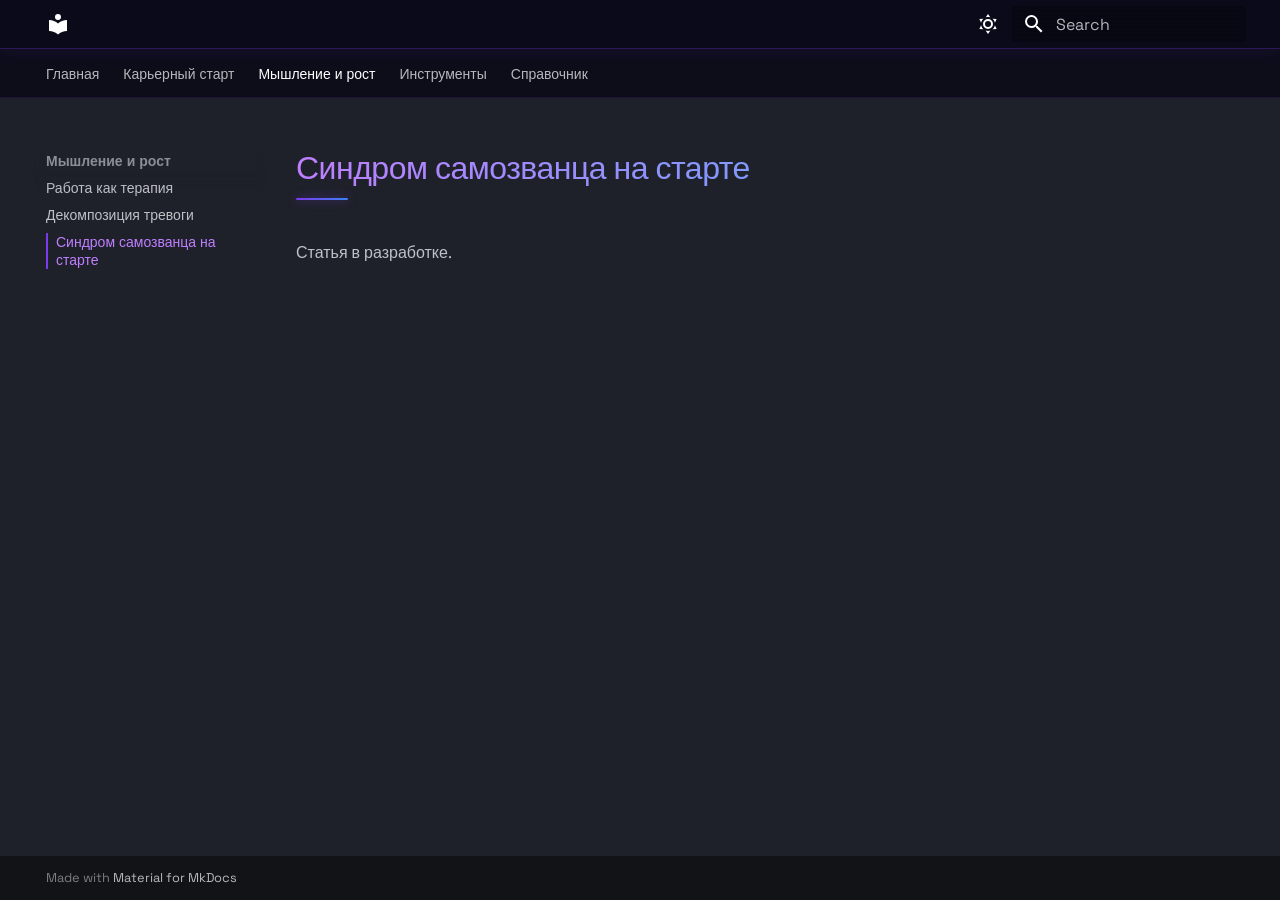
<file: mindset/impostor-syndrome/index.html>
<!doctype html>
<html lang="en" class="no-js">
  <head>
    
      <meta charset="utf-8">
      <meta name="viewport" content="width=device-width,initial-scale=1">
      
        <meta name="description" content="Technical Writing Documentation">
      
      
        <meta name="author" content="Your Name">
      
      
      
        <link rel="prev" href="../anxiety-decomposition/">
      
      
        <link rel="next" href="../../tools/task-management/">
      
      
        
      
      
      <link rel="icon" href="../../assets/images/favicon.png">
      <meta name="generator" content="mkdocs-1.6.1, mkdocs-material-9.7.6">
    
    
      
        <title>Синдром самозванца на старте - TW_DOCS</title>
      
    
    
      <link rel="stylesheet" href="../../assets/stylesheets/main.484c7ddc.min.css">
      
        
        <link rel="stylesheet" href="../../assets/stylesheets/palette.ab4e12ef.min.css">
      
      


    
    
      
    
    
      
        
        
        <link rel="preconnect" href="https://fonts.gstatic.com" crossorigin>
        <link rel="stylesheet" href="https://fonts.googleapis.com/css?family=Space+Grotesk:300,300i,400,400i,700,700i%7CFira+Code:400,400i,700,700i&display=fallback">
        <style>:root{--md-text-font:"Space Grotesk";--md-code-font:"Fira Code"}</style>
      
    
    
      <link rel="stylesheet" href="../../stylesheets/extra.css">
    
    <script>__md_scope=new URL("../..",location),__md_hash=e=>[...e].reduce(((e,_)=>(e<<5)-e+_.charCodeAt(0)),0),__md_get=(e,_=localStorage,t=__md_scope)=>JSON.parse(_.getItem(t.pathname+"."+e)),__md_set=(e,_,t=localStorage,a=__md_scope)=>{try{t.setItem(a.pathname+"."+e,JSON.stringify(_))}catch(e){}}</script>
    
      

    
    
  </head>
  
  
    
    
      
    
    
    
    
    <body dir="ltr" data-md-color-scheme="slate" data-md-color-primary="deep-purple" data-md-color-accent="blue">
  
    
    <input class="md-toggle" data-md-toggle="drawer" type="checkbox" id="__drawer" autocomplete="off">
    <input class="md-toggle" data-md-toggle="search" type="checkbox" id="__search" autocomplete="off">
    <label class="md-overlay" for="__drawer"></label>
    <div data-md-component="skip">
      
        
        <a href="#_1" class="md-skip">
          Skip to content
        </a>
      
    </div>
    <div data-md-component="announce">
      
    </div>
    
    
      

<header class="md-header" data-md-component="header">
  <nav class="md-header__inner md-grid" aria-label="Header">
    <a href="../.." title="TW_DOCS" class="md-header__button md-logo" aria-label="TW_DOCS" data-md-component="logo">
      
  
  <svg xmlns="http://www.w3.org/2000/svg" viewBox="0 0 24 24"><path d="M12 8a3 3 0 0 0 3-3 3 3 0 0 0-3-3 3 3 0 0 0-3 3 3 3 0 0 0 3 3m0 3.54C9.64 9.35 6.5 8 3 8v11c3.5 0 6.64 1.35 9 3.54 2.36-2.19 5.5-3.54 9-3.54V8c-3.5 0-6.64 1.35-9 3.54"/></svg>

    </a>
    <label class="md-header__button md-icon" for="__drawer">
      
      <svg xmlns="http://www.w3.org/2000/svg" viewBox="0 0 24 24"><path d="M3 6h18v2H3zm0 5h18v2H3zm0 5h18v2H3z"/></svg>
    </label>
    <div class="md-header__title" data-md-component="header-title">
      <div class="md-header__ellipsis">
        <div class="md-header__topic">
          <span class="md-ellipsis">
            TW_DOCS
          </span>
        </div>
        <div class="md-header__topic" data-md-component="header-topic">
          <span class="md-ellipsis">
            
              Синдром самозванца на старте
            
          </span>
        </div>
      </div>
    </div>
    
      
        <form class="md-header__option" data-md-component="palette">
  
    
    
    
    <input class="md-option" data-md-color-media="" data-md-color-scheme="slate" data-md-color-primary="deep-purple" data-md-color-accent="blue"  aria-label="Switch to light mode"  type="radio" name="__palette" id="__palette_0">
    
      <label class="md-header__button md-icon" title="Switch to light mode" for="__palette_1" hidden>
        <svg xmlns="http://www.w3.org/2000/svg" viewBox="0 0 24 24"><path d="M12 7a5 5 0 0 1 5 5 5 5 0 0 1-5 5 5 5 0 0 1-5-5 5 5 0 0 1 5-5m0 2a3 3 0 0 0-3 3 3 3 0 0 0 3 3 3 3 0 0 0 3-3 3 3 0 0 0-3-3m0-7 2.39 3.42C13.65 5.15 12.84 5 12 5s-1.65.15-2.39.42zM3.34 7l4.16-.35A7.2 7.2 0 0 0 5.94 8.5c-.44.74-.69 1.5-.83 2.29zm.02 10 1.76-3.77a7.131 7.131 0 0 0 2.38 4.14zM20.65 7l-1.77 3.79a7.02 7.02 0 0 0-2.38-4.15zm-.01 10-4.14.36c.59-.51 1.12-1.14 1.54-1.86.42-.73.69-1.5.83-2.29zM12 22l-2.41-3.44c.74.27 1.55.44 2.41.44.82 0 1.63-.17 2.37-.44z"/></svg>
      </label>
    
  
    
    
    
    <input class="md-option" data-md-color-media="" data-md-color-scheme="default" data-md-color-primary="deep-purple" data-md-color-accent="blue"  aria-label="Switch to dark mode"  type="radio" name="__palette" id="__palette_1">
    
      <label class="md-header__button md-icon" title="Switch to dark mode" for="__palette_0" hidden>
        <svg xmlns="http://www.w3.org/2000/svg" viewBox="0 0 24 24"><path d="m17.75 4.09-2.53 1.94.91 3.06-2.63-1.81-2.63 1.81.91-3.06-2.53-1.94L12.44 4l1.06-3 1.06 3zm3.5 6.91-1.64 1.25.59 1.98-1.7-1.17-1.7 1.17.59-1.98L15.75 11l2.06-.05L18.5 9l.69 1.95zm-2.28 4.95c.83-.08 1.72 1.1 1.19 1.85-.32.45-.66.87-1.08 1.27C15.17 23 8.84 23 4.94 19.07c-3.91-3.9-3.91-10.24 0-14.14.4-.4.82-.76 1.27-1.08.75-.53 1.93.36 1.85 1.19-.27 2.86.69 5.83 2.89 8.02a9.96 9.96 0 0 0 8.02 2.89m-1.64 2.02a12.08 12.08 0 0 1-7.8-3.47c-2.17-2.19-3.33-5-3.49-7.82-2.81 3.14-2.7 7.96.31 10.98 3.02 3.01 7.84 3.12 10.98.31"/></svg>
      </label>
    
  
</form>
      
    
    
      <script>var palette=__md_get("__palette");if(palette&&palette.color){if("(prefers-color-scheme)"===palette.color.media){var media=matchMedia("(prefers-color-scheme: light)"),input=document.querySelector(media.matches?"[data-md-color-media='(prefers-color-scheme: light)']":"[data-md-color-media='(prefers-color-scheme: dark)']");palette.color.media=input.getAttribute("data-md-color-media"),palette.color.scheme=input.getAttribute("data-md-color-scheme"),palette.color.primary=input.getAttribute("data-md-color-primary"),palette.color.accent=input.getAttribute("data-md-color-accent")}for(var[key,value]of Object.entries(palette.color))document.body.setAttribute("data-md-color-"+key,value)}</script>
    
    
    
      
      
        <label class="md-header__button md-icon" for="__search">
          
          <svg xmlns="http://www.w3.org/2000/svg" viewBox="0 0 24 24"><path d="M9.5 3A6.5 6.5 0 0 1 16 9.5c0 1.61-.59 3.09-1.56 4.23l.27.27h.79l5 5-1.5 1.5-5-5v-.79l-.27-.27A6.52 6.52 0 0 1 9.5 16 6.5 6.5 0 0 1 3 9.5 6.5 6.5 0 0 1 9.5 3m0 2C7 5 5 7 5 9.5S7 14 9.5 14 14 12 14 9.5 12 5 9.5 5"/></svg>
        </label>
        <div class="md-search" data-md-component="search" role="dialog">
  <label class="md-search__overlay" for="__search"></label>
  <div class="md-search__inner" role="search">
    <form class="md-search__form" name="search">
      <input type="text" class="md-search__input" name="query" aria-label="Search" placeholder="Search" autocapitalize="off" autocorrect="off" autocomplete="off" spellcheck="false" data-md-component="search-query" required>
      <label class="md-search__icon md-icon" for="__search">
        
        <svg xmlns="http://www.w3.org/2000/svg" viewBox="0 0 24 24"><path d="M9.5 3A6.5 6.5 0 0 1 16 9.5c0 1.61-.59 3.09-1.56 4.23l.27.27h.79l5 5-1.5 1.5-5-5v-.79l-.27-.27A6.52 6.52 0 0 1 9.5 16 6.5 6.5 0 0 1 3 9.5 6.5 6.5 0 0 1 9.5 3m0 2C7 5 5 7 5 9.5S7 14 9.5 14 14 12 14 9.5 12 5 9.5 5"/></svg>
        
        <svg xmlns="http://www.w3.org/2000/svg" viewBox="0 0 24 24"><path d="M20 11v2H8l5.5 5.5-1.42 1.42L4.16 12l7.92-7.92L13.5 5.5 8 11z"/></svg>
      </label>
      <nav class="md-search__options" aria-label="Search">
        
        <button type="reset" class="md-search__icon md-icon" title="Clear" aria-label="Clear" tabindex="-1">
          
          <svg xmlns="http://www.w3.org/2000/svg" viewBox="0 0 24 24"><path d="M19 6.41 17.59 5 12 10.59 6.41 5 5 6.41 10.59 12 5 17.59 6.41 19 12 13.41 17.59 19 19 17.59 13.41 12z"/></svg>
        </button>
      </nav>
      
        <div class="md-search__suggest" data-md-component="search-suggest"></div>
      
    </form>
    <div class="md-search__output">
      <div class="md-search__scrollwrap" tabindex="0" data-md-scrollfix>
        <div class="md-search-result" data-md-component="search-result">
          <div class="md-search-result__meta">
            Initializing search
          </div>
          <ol class="md-search-result__list" role="presentation"></ol>
        </div>
      </div>
    </div>
  </div>
</div>
      
    
    
  </nav>
  
</header>
    
    <div class="md-container" data-md-component="container">
      
      
        
          
            
<nav class="md-tabs" aria-label="Tabs" data-md-component="tabs">
  <div class="md-grid">
    <ul class="md-tabs__list">
      
        
  
  
  
  
    <li class="md-tabs__item">
      <a href="../.." class="md-tabs__link">
        
  
  
    
  
  Главная

      </a>
    </li>
  

      
        
  
  
  
  
    
    
      <li class="md-tabs__item">
        <a href="../../career/enter-it/" class="md-tabs__link">
          
  
  
  Карьерный старт

        </a>
      </li>
    
  

      
        
  
  
  
    
  
  
    
    
      <li class="md-tabs__item md-tabs__item--active">
        <a href="../work-as-therapy/" class="md-tabs__link">
          
  
  
  Мышление и рост

        </a>
      </li>
    
  

      
        
  
  
  
  
    
    
      <li class="md-tabs__item">
        <a href="../../tools/task-management/" class="md-tabs__link">
          
  
  
  Инструменты

        </a>
      </li>
    
  

      
        
  
  
  
  
    
    
      <li class="md-tabs__item">
        <a href="../../reference/glossary/" class="md-tabs__link">
          
  
  
  Справочник

        </a>
      </li>
    
  

      
    </ul>
  </div>
</nav>
          
        
      
      <main class="md-main" data-md-component="main">
        <div class="md-main__inner md-grid">
          
            
              
              <div class="md-sidebar md-sidebar--primary" data-md-component="sidebar" data-md-type="navigation" >
                <div class="md-sidebar__scrollwrap">
                  <div class="md-sidebar__inner">
                    


  


<nav class="md-nav md-nav--primary md-nav--lifted" aria-label="Navigation" data-md-level="0">
  <label class="md-nav__title" for="__drawer">
    <a href="../.." title="TW_DOCS" class="md-nav__button md-logo" aria-label="TW_DOCS" data-md-component="logo">
      
  
  <svg xmlns="http://www.w3.org/2000/svg" viewBox="0 0 24 24"><path d="M12 8a3 3 0 0 0 3-3 3 3 0 0 0-3-3 3 3 0 0 0-3 3 3 3 0 0 0 3 3m0 3.54C9.64 9.35 6.5 8 3 8v11c3.5 0 6.64 1.35 9 3.54 2.36-2.19 5.5-3.54 9-3.54V8c-3.5 0-6.64 1.35-9 3.54"/></svg>

    </a>
    TW_DOCS
  </label>
  
  <ul class="md-nav__list" data-md-scrollfix>
    
      
      
  
  
  
  
    <li class="md-nav__item">
      <a href="../.." class="md-nav__link">
        
  
  
  <span class="md-ellipsis">
    
  
    Главная
  

    
  </span>
  
  

      </a>
    </li>
  

    
      
      
  
  
  
  
    
    
    
    
      
      
        
      
    
    
    <li class="md-nav__item md-nav__item--nested">
      
        
        
        <input class="md-nav__toggle md-toggle " type="checkbox" id="__nav_2" >
        
          
          <label class="md-nav__link" for="__nav_2" id="__nav_2_label" tabindex="0">
            
  
  
  <span class="md-ellipsis">
    
  
    Карьерный старт
  

    
  </span>
  
  

            <span class="md-nav__icon md-icon"></span>
          </label>
        
        <nav class="md-nav" data-md-level="1" aria-labelledby="__nav_2_label" aria-expanded="false">
          <label class="md-nav__title" for="__nav_2">
            <span class="md-nav__icon md-icon"></span>
            
  
    Карьерный старт
  

          </label>
          <ul class="md-nav__list" data-md-scrollfix>
            
              
                
  
  
  
  
    <li class="md-nav__item">
      <a href="../../career/enter-it/" class="md-nav__link">
        
  
  
  <span class="md-ellipsis">
    
  
    Войти в IT без технического образования
  

    
  </span>
  
  

      </a>
    </li>
  

              
            
              
                
  
  
  
  
    <li class="md-nav__item">
      <a href="../../career/find-internship/" class="md-nav__link">
        
  
  
  <span class="md-ellipsis">
    
  
    Найти первую стажировку
  

    
  </span>
  
  

      </a>
    </li>
  

              
            
              
                
  
  
  
  
    <li class="md-nav__item">
      <a href="../../career/build-portfolio/" class="md-nav__link">
        
  
  
  <span class="md-ellipsis">
    
  
    Собрать портфолио с нуля
  

    
  </span>
  
  

      </a>
    </li>
  

              
            
              
                
  
  
  
  
    <li class="md-nav__item">
      <a href="../../career/probation/" class="md-nav__link">
        
  
  
  <span class="md-ellipsis">
    
  
    Пройти испытательный срок
  

    
  </span>
  
  

      </a>
    </li>
  

              
            
          </ul>
        </nav>
      
    </li>
  

    
      
      
  
  
    
  
  
  
    
    
    
    
      
        
        
      
      
        
      
    
    
    <li class="md-nav__item md-nav__item--active md-nav__item--section md-nav__item--nested">
      
        
        
        <input class="md-nav__toggle md-toggle " type="checkbox" id="__nav_3" checked>
        
          
          <label class="md-nav__link" for="__nav_3" id="__nav_3_label" tabindex="">
            
  
  
  <span class="md-ellipsis">
    
  
    Мышление и рост
  

    
  </span>
  
  

            <span class="md-nav__icon md-icon"></span>
          </label>
        
        <nav class="md-nav" data-md-level="1" aria-labelledby="__nav_3_label" aria-expanded="true">
          <label class="md-nav__title" for="__nav_3">
            <span class="md-nav__icon md-icon"></span>
            
  
    Мышление и рост
  

          </label>
          <ul class="md-nav__list" data-md-scrollfix>
            
              
                
  
  
  
  
    <li class="md-nav__item">
      <a href="../work-as-therapy/" class="md-nav__link">
        
  
  
  <span class="md-ellipsis">
    
  
    Работа как терапия
  

    
  </span>
  
  

      </a>
    </li>
  

              
            
              
                
  
  
  
  
    <li class="md-nav__item">
      <a href="../anxiety-decomposition/" class="md-nav__link">
        
  
  
  <span class="md-ellipsis">
    
  
    Декомпозиция тревоги
  

    
  </span>
  
  

      </a>
    </li>
  

              
            
              
                
  
  
    
  
  
  
    <li class="md-nav__item md-nav__item--active">
      
      <input class="md-nav__toggle md-toggle" type="checkbox" id="__toc">
      
      
        
      
      
      <a href="./" class="md-nav__link md-nav__link--active">
        
  
  
  <span class="md-ellipsis">
    
  
    Синдром самозванца на старте
  

    
  </span>
  
  

      </a>
      
    </li>
  

              
            
          </ul>
        </nav>
      
    </li>
  

    
      
      
  
  
  
  
    
    
    
    
      
      
        
      
    
    
    <li class="md-nav__item md-nav__item--nested">
      
        
        
        <input class="md-nav__toggle md-toggle " type="checkbox" id="__nav_4" >
        
          
          <label class="md-nav__link" for="__nav_4" id="__nav_4_label" tabindex="0">
            
  
  
  <span class="md-ellipsis">
    
  
    Инструменты
  

    
  </span>
  
  

            <span class="md-nav__icon md-icon"></span>
          </label>
        
        <nav class="md-nav" data-md-level="1" aria-labelledby="__nav_4_label" aria-expanded="false">
          <label class="md-nav__title" for="__nav_4">
            <span class="md-nav__icon md-icon"></span>
            
  
    Инструменты
  

          </label>
          <ul class="md-nav__list" data-md-scrollfix>
            
              
                
  
  
  
  
    <li class="md-nav__item">
      <a href="../../tools/task-management/" class="md-nav__link">
        
  
  
  <span class="md-ellipsis">
    
  
    Системы управления задачами
  

    
  </span>
  
  

      </a>
    </li>
  

              
            
              
                
  
  
  
  
    <li class="md-nav__item">
      <a href="../../tools/feedback-methods/" class="md-nav__link">
        
  
  
  <span class="md-ellipsis">
    
  
    Методы обратной связи
  

    
  </span>
  
  

      </a>
    </li>
  

              
            
              
                
  
  
  
  
    <li class="md-nav__item">
      <a href="../../tools/retrospective-formats/" class="md-nav__link">
        
  
  
  <span class="md-ellipsis">
    
  
    Форматы личной ретроспективы
  

    
  </span>
  
  

      </a>
    </li>
  

              
            
          </ul>
        </nav>
      
    </li>
  

    
      
      
  
  
  
  
    
    
    
    
      
      
        
      
    
    
    <li class="md-nav__item md-nav__item--nested">
      
        
        
        <input class="md-nav__toggle md-toggle " type="checkbox" id="__nav_5" >
        
          
          <label class="md-nav__link" for="__nav_5" id="__nav_5_label" tabindex="0">
            
  
  
  <span class="md-ellipsis">
    
  
    Справочник
  

    
  </span>
  
  

            <span class="md-nav__icon md-icon"></span>
          </label>
        
        <nav class="md-nav" data-md-level="1" aria-labelledby="__nav_5_label" aria-expanded="false">
          <label class="md-nav__title" for="__nav_5">
            <span class="md-nav__icon md-icon"></span>
            
  
    Справочник
  

          </label>
          <ul class="md-nav__list" data-md-scrollfix>
            
              
                
  
  
  
  
    <li class="md-nav__item">
      <a href="../../reference/glossary/" class="md-nav__link">
        
  
  
  <span class="md-ellipsis">
    
  
    Глоссарий карьерного старта
  

    
  </span>
  
  

      </a>
    </li>
  

              
            
              
                
  
  
  
  
    <li class="md-nav__item">
      <a href="../../reference/resources/" class="md-nav__link">
        
  
  
  <span class="md-ellipsis">
    
  
    Список ресурсов
  

    
  </span>
  
  

      </a>
    </li>
  

              
            
          </ul>
        </nav>
      
    </li>
  

    
  </ul>
</nav>
                  </div>
                </div>
              </div>
            
            
              
              <div class="md-sidebar md-sidebar--secondary" data-md-component="sidebar" data-md-type="toc" >
                <div class="md-sidebar__scrollwrap">
                  <div class="md-sidebar__inner">
                    

<nav class="md-nav md-nav--secondary" aria-label="Table of contents">
  
  
  
    
  
  
</nav>
                  </div>
                </div>
              </div>
            
          
          
            <div class="md-content" data-md-component="content">
              
              <article class="md-content__inner md-typeset">
                
                  



<h1 id="_1">Синдром самозванца на старте</h1>
<p>Статья в разработке.</p>












                
              </article>
            </div>
          
          
<script>var target=document.getElementById(location.hash.slice(1));target&&target.name&&(target.checked=target.name.startsWith("__tabbed_"))</script>
        </div>
        
          <button type="button" class="md-top md-icon" data-md-component="top" hidden>
  
  <svg xmlns="http://www.w3.org/2000/svg" viewBox="0 0 24 24"><path d="M13 20h-2V8l-5.5 5.5-1.42-1.42L12 4.16l7.92 7.92-1.42 1.42L13 8z"/></svg>
  Back to top
</button>
        
      </main>
      
        <footer class="md-footer">
  
  <div class="md-footer-meta md-typeset">
    <div class="md-footer-meta__inner md-grid">
      <div class="md-copyright">
  
  
    Made with
    <a href="https://squidfunk.github.io/mkdocs-material/" target="_blank" rel="noopener">
      Material for MkDocs
    </a>
  
</div>
      
    </div>
  </div>
</footer>
      
    </div>
    <div class="md-dialog" data-md-component="dialog">
      <div class="md-dialog__inner md-typeset"></div>
    </div>
    
    
    
      
      
      <script id="__config" type="application/json">{"annotate": null, "base": "../..", "features": ["navigation.tabs", "navigation.sections", "navigation.top", "search.suggest", "search.highlight", "content.code.copy", "content.code.annotate"], "search": "../../assets/javascripts/workers/search.2c215733.min.js", "tags": null, "translations": {"clipboard.copied": "Copied to clipboard", "clipboard.copy": "Copy to clipboard", "search.result.more.one": "1 more on this page", "search.result.more.other": "# more on this page", "search.result.none": "No matching documents", "search.result.one": "1 matching document", "search.result.other": "# matching documents", "search.result.placeholder": "Type to start searching", "search.result.term.missing": "Missing", "select.version": "Select version"}, "version": null}</script>
    
    
      <script src="../../assets/javascripts/bundle.79ae519e.min.js"></script>
      
    
  </body>
</html>
</file>
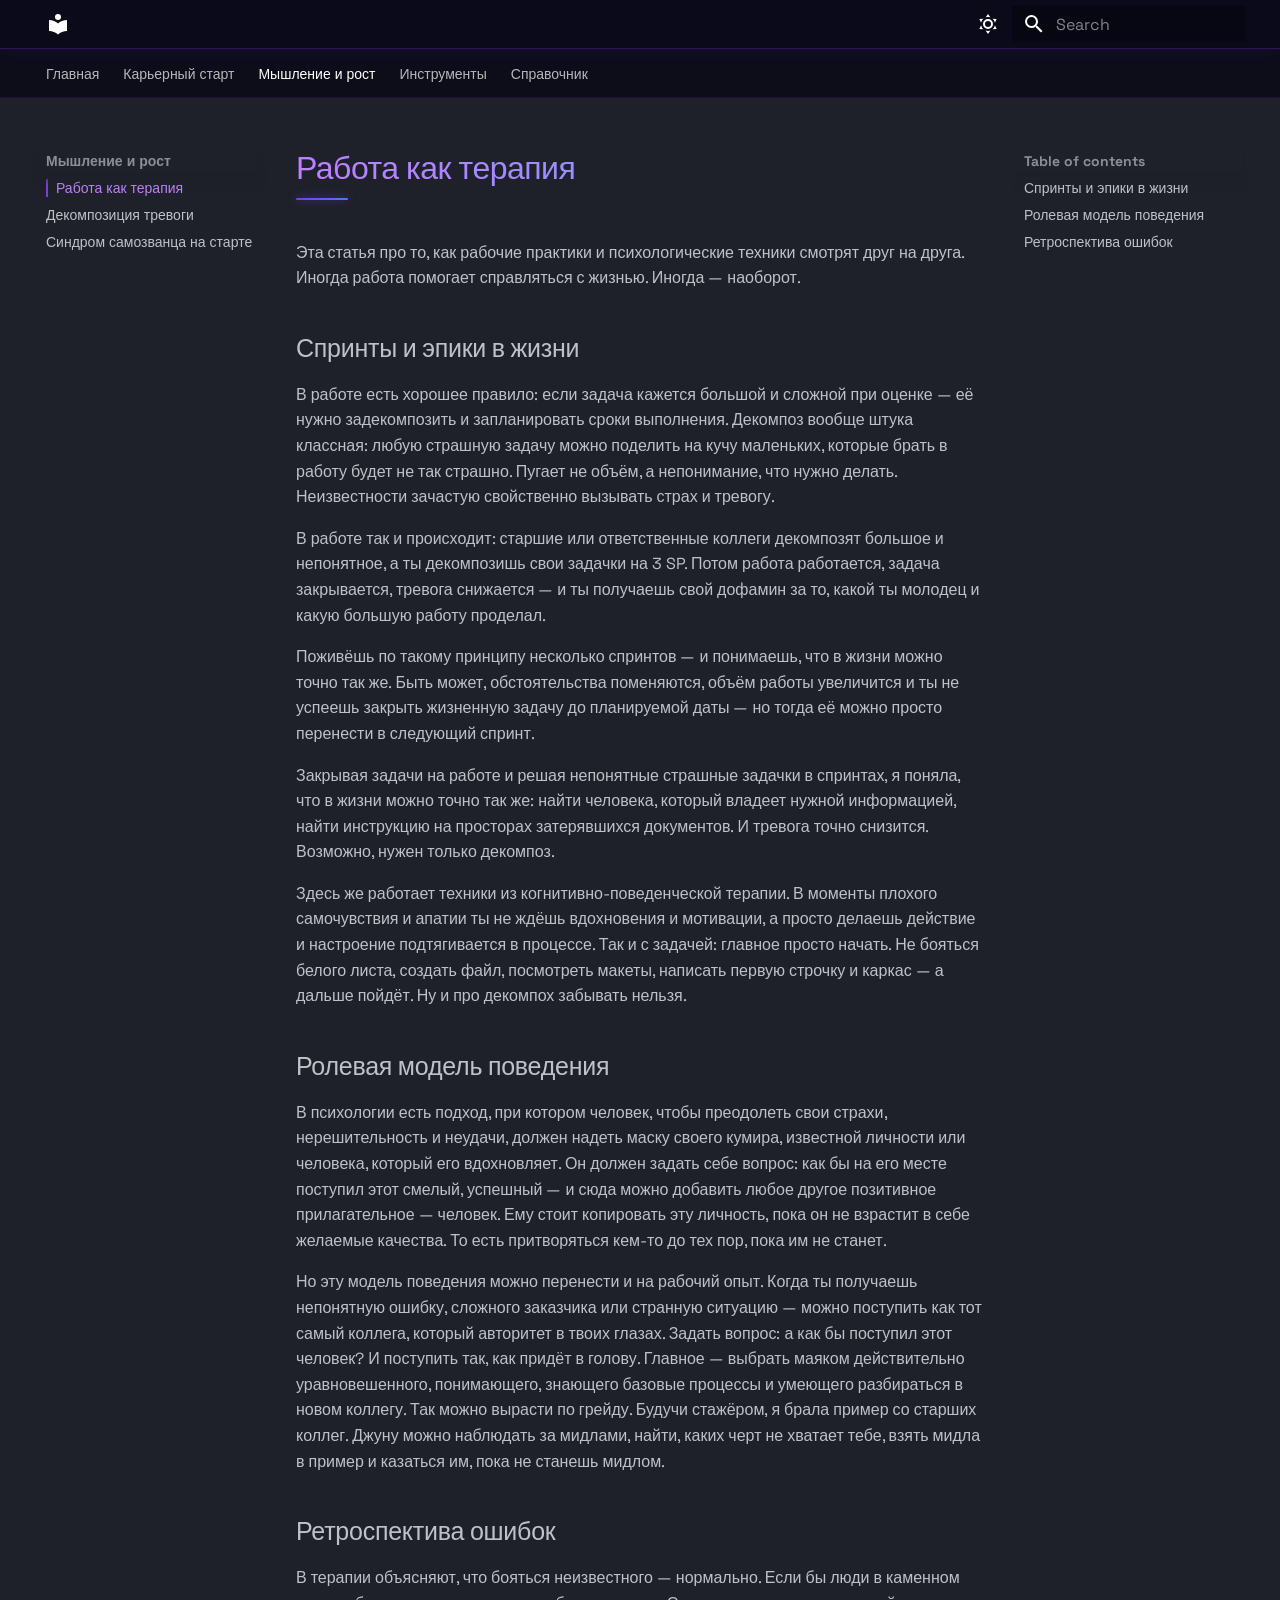
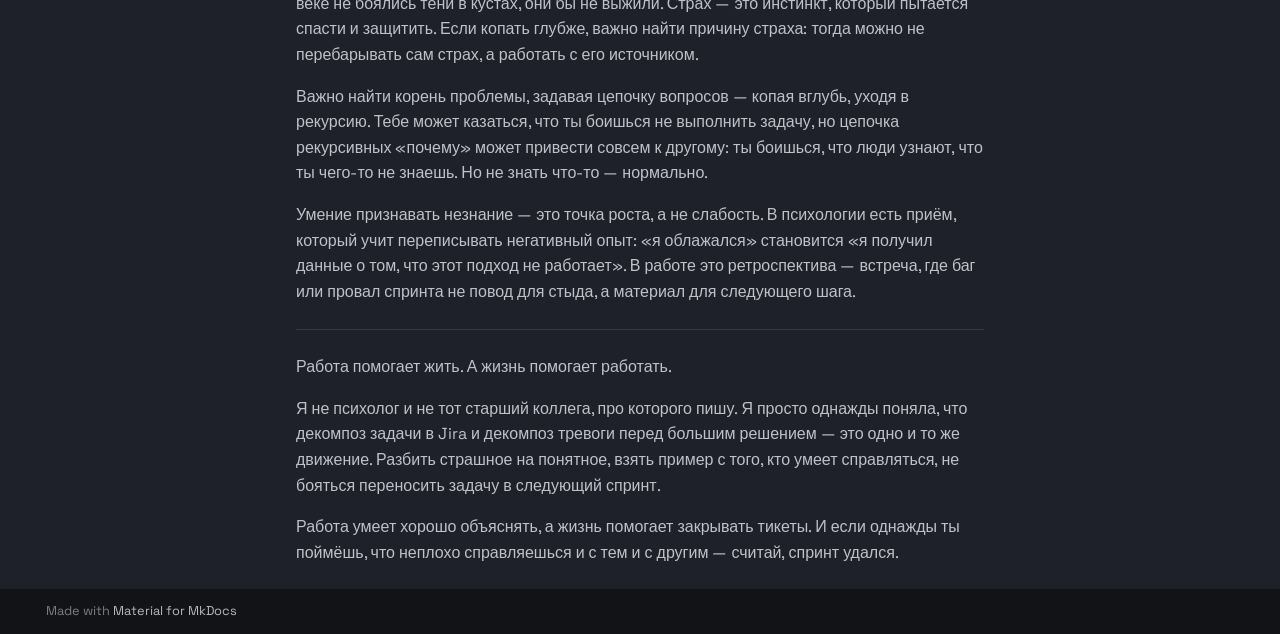
<file: mindset/work-as-therapy/index.html>
<!doctype html>
<html lang="en" class="no-js">
  <head>
    
      <meta charset="utf-8">
      <meta name="viewport" content="width=device-width,initial-scale=1">
      
        <meta name="description" content="Technical Writing Documentation">
      
      
        <meta name="author" content="Your Name">
      
      
      
        <link rel="prev" href="../../career/probation/">
      
      
        <link rel="next" href="../anxiety-decomposition/">
      
      
        
      
      
      <link rel="icon" href="../../assets/images/favicon.png">
      <meta name="generator" content="mkdocs-1.6.1, mkdocs-material-9.7.6">
    
    
      
        <title>Работа как терапия - TW_DOCS</title>
      
    
    
      <link rel="stylesheet" href="../../assets/stylesheets/main.484c7ddc.min.css">
      
        
        <link rel="stylesheet" href="../../assets/stylesheets/palette.ab4e12ef.min.css">
      
      


    
    
      
    
    
      
        
        
        <link rel="preconnect" href="https://fonts.gstatic.com" crossorigin>
        <link rel="stylesheet" href="https://fonts.googleapis.com/css?family=Space+Grotesk:300,300i,400,400i,700,700i%7CFira+Code:400,400i,700,700i&display=fallback">
        <style>:root{--md-text-font:"Space Grotesk";--md-code-font:"Fira Code"}</style>
      
    
    
      <link rel="stylesheet" href="../../stylesheets/extra.css">
    
    <script>__md_scope=new URL("../..",location),__md_hash=e=>[...e].reduce(((e,_)=>(e<<5)-e+_.charCodeAt(0)),0),__md_get=(e,_=localStorage,t=__md_scope)=>JSON.parse(_.getItem(t.pathname+"."+e)),__md_set=(e,_,t=localStorage,a=__md_scope)=>{try{t.setItem(a.pathname+"."+e,JSON.stringify(_))}catch(e){}}</script>
    
      

    
    
  </head>
  
  
    
    
      
    
    
    
    
    <body dir="ltr" data-md-color-scheme="slate" data-md-color-primary="deep-purple" data-md-color-accent="blue">
  
    
    <input class="md-toggle" data-md-toggle="drawer" type="checkbox" id="__drawer" autocomplete="off">
    <input class="md-toggle" data-md-toggle="search" type="checkbox" id="__search" autocomplete="off">
    <label class="md-overlay" for="__drawer"></label>
    <div data-md-component="skip">
      
        
        <a href="#_1" class="md-skip">
          Skip to content
        </a>
      
    </div>
    <div data-md-component="announce">
      
    </div>
    
    
      

<header class="md-header" data-md-component="header">
  <nav class="md-header__inner md-grid" aria-label="Header">
    <a href="../.." title="TW_DOCS" class="md-header__button md-logo" aria-label="TW_DOCS" data-md-component="logo">
      
  
  <svg xmlns="http://www.w3.org/2000/svg" viewBox="0 0 24 24"><path d="M12 8a3 3 0 0 0 3-3 3 3 0 0 0-3-3 3 3 0 0 0-3 3 3 3 0 0 0 3 3m0 3.54C9.64 9.35 6.5 8 3 8v11c3.5 0 6.64 1.35 9 3.54 2.36-2.19 5.5-3.54 9-3.54V8c-3.5 0-6.64 1.35-9 3.54"/></svg>

    </a>
    <label class="md-header__button md-icon" for="__drawer">
      
      <svg xmlns="http://www.w3.org/2000/svg" viewBox="0 0 24 24"><path d="M3 6h18v2H3zm0 5h18v2H3zm0 5h18v2H3z"/></svg>
    </label>
    <div class="md-header__title" data-md-component="header-title">
      <div class="md-header__ellipsis">
        <div class="md-header__topic">
          <span class="md-ellipsis">
            TW_DOCS
          </span>
        </div>
        <div class="md-header__topic" data-md-component="header-topic">
          <span class="md-ellipsis">
            
              Работа как терапия
            
          </span>
        </div>
      </div>
    </div>
    
      
        <form class="md-header__option" data-md-component="palette">
  
    
    
    
    <input class="md-option" data-md-color-media="" data-md-color-scheme="slate" data-md-color-primary="deep-purple" data-md-color-accent="blue"  aria-label="Switch to light mode"  type="radio" name="__palette" id="__palette_0">
    
      <label class="md-header__button md-icon" title="Switch to light mode" for="__palette_1" hidden>
        <svg xmlns="http://www.w3.org/2000/svg" viewBox="0 0 24 24"><path d="M12 7a5 5 0 0 1 5 5 5 5 0 0 1-5 5 5 5 0 0 1-5-5 5 5 0 0 1 5-5m0 2a3 3 0 0 0-3 3 3 3 0 0 0 3 3 3 3 0 0 0 3-3 3 3 0 0 0-3-3m0-7 2.39 3.42C13.65 5.15 12.84 5 12 5s-1.65.15-2.39.42zM3.34 7l4.16-.35A7.2 7.2 0 0 0 5.94 8.5c-.44.74-.69 1.5-.83 2.29zm.02 10 1.76-3.77a7.131 7.131 0 0 0 2.38 4.14zM20.65 7l-1.77 3.79a7.02 7.02 0 0 0-2.38-4.15zm-.01 10-4.14.36c.59-.51 1.12-1.14 1.54-1.86.42-.73.69-1.5.83-2.29zM12 22l-2.41-3.44c.74.27 1.55.44 2.41.44.82 0 1.63-.17 2.37-.44z"/></svg>
      </label>
    
  
    
    
    
    <input class="md-option" data-md-color-media="" data-md-color-scheme="default" data-md-color-primary="deep-purple" data-md-color-accent="blue"  aria-label="Switch to dark mode"  type="radio" name="__palette" id="__palette_1">
    
      <label class="md-header__button md-icon" title="Switch to dark mode" for="__palette_0" hidden>
        <svg xmlns="http://www.w3.org/2000/svg" viewBox="0 0 24 24"><path d="m17.75 4.09-2.53 1.94.91 3.06-2.63-1.81-2.63 1.81.91-3.06-2.53-1.94L12.44 4l1.06-3 1.06 3zm3.5 6.91-1.64 1.25.59 1.98-1.7-1.17-1.7 1.17.59-1.98L15.75 11l2.06-.05L18.5 9l.69 1.95zm-2.28 4.95c.83-.08 1.72 1.1 1.19 1.85-.32.45-.66.87-1.08 1.27C15.17 23 8.84 23 4.94 19.07c-3.91-3.9-3.91-10.24 0-14.14.4-.4.82-.76 1.27-1.08.75-.53 1.93.36 1.85 1.19-.27 2.86.69 5.83 2.89 8.02a9.96 9.96 0 0 0 8.02 2.89m-1.64 2.02a12.08 12.08 0 0 1-7.8-3.47c-2.17-2.19-3.33-5-3.49-7.82-2.81 3.14-2.7 7.96.31 10.98 3.02 3.01 7.84 3.12 10.98.31"/></svg>
      </label>
    
  
</form>
      
    
    
      <script>var palette=__md_get("__palette");if(palette&&palette.color){if("(prefers-color-scheme)"===palette.color.media){var media=matchMedia("(prefers-color-scheme: light)"),input=document.querySelector(media.matches?"[data-md-color-media='(prefers-color-scheme: light)']":"[data-md-color-media='(prefers-color-scheme: dark)']");palette.color.media=input.getAttribute("data-md-color-media"),palette.color.scheme=input.getAttribute("data-md-color-scheme"),palette.color.primary=input.getAttribute("data-md-color-primary"),palette.color.accent=input.getAttribute("data-md-color-accent")}for(var[key,value]of Object.entries(palette.color))document.body.setAttribute("data-md-color-"+key,value)}</script>
    
    
    
      
      
        <label class="md-header__button md-icon" for="__search">
          
          <svg xmlns="http://www.w3.org/2000/svg" viewBox="0 0 24 24"><path d="M9.5 3A6.5 6.5 0 0 1 16 9.5c0 1.61-.59 3.09-1.56 4.23l.27.27h.79l5 5-1.5 1.5-5-5v-.79l-.27-.27A6.52 6.52 0 0 1 9.5 16 6.5 6.5 0 0 1 3 9.5 6.5 6.5 0 0 1 9.5 3m0 2C7 5 5 7 5 9.5S7 14 9.5 14 14 12 14 9.5 12 5 9.5 5"/></svg>
        </label>
        <div class="md-search" data-md-component="search" role="dialog">
  <label class="md-search__overlay" for="__search"></label>
  <div class="md-search__inner" role="search">
    <form class="md-search__form" name="search">
      <input type="text" class="md-search__input" name="query" aria-label="Search" placeholder="Search" autocapitalize="off" autocorrect="off" autocomplete="off" spellcheck="false" data-md-component="search-query" required>
      <label class="md-search__icon md-icon" for="__search">
        
        <svg xmlns="http://www.w3.org/2000/svg" viewBox="0 0 24 24"><path d="M9.5 3A6.5 6.5 0 0 1 16 9.5c0 1.61-.59 3.09-1.56 4.23l.27.27h.79l5 5-1.5 1.5-5-5v-.79l-.27-.27A6.52 6.52 0 0 1 9.5 16 6.5 6.5 0 0 1 3 9.5 6.5 6.5 0 0 1 9.5 3m0 2C7 5 5 7 5 9.5S7 14 9.5 14 14 12 14 9.5 12 5 9.5 5"/></svg>
        
        <svg xmlns="http://www.w3.org/2000/svg" viewBox="0 0 24 24"><path d="M20 11v2H8l5.5 5.5-1.42 1.42L4.16 12l7.92-7.92L13.5 5.5 8 11z"/></svg>
      </label>
      <nav class="md-search__options" aria-label="Search">
        
        <button type="reset" class="md-search__icon md-icon" title="Clear" aria-label="Clear" tabindex="-1">
          
          <svg xmlns="http://www.w3.org/2000/svg" viewBox="0 0 24 24"><path d="M19 6.41 17.59 5 12 10.59 6.41 5 5 6.41 10.59 12 5 17.59 6.41 19 12 13.41 17.59 19 19 17.59 13.41 12z"/></svg>
        </button>
      </nav>
      
        <div class="md-search__suggest" data-md-component="search-suggest"></div>
      
    </form>
    <div class="md-search__output">
      <div class="md-search__scrollwrap" tabindex="0" data-md-scrollfix>
        <div class="md-search-result" data-md-component="search-result">
          <div class="md-search-result__meta">
            Initializing search
          </div>
          <ol class="md-search-result__list" role="presentation"></ol>
        </div>
      </div>
    </div>
  </div>
</div>
      
    
    
  </nav>
  
</header>
    
    <div class="md-container" data-md-component="container">
      
      
        
          
            
<nav class="md-tabs" aria-label="Tabs" data-md-component="tabs">
  <div class="md-grid">
    <ul class="md-tabs__list">
      
        
  
  
  
  
    <li class="md-tabs__item">
      <a href="../.." class="md-tabs__link">
        
  
  
    
  
  Главная

      </a>
    </li>
  

      
        
  
  
  
  
    
    
      <li class="md-tabs__item">
        <a href="../../career/enter-it/" class="md-tabs__link">
          
  
  
  Карьерный старт

        </a>
      </li>
    
  

      
        
  
  
  
    
  
  
    
    
      <li class="md-tabs__item md-tabs__item--active">
        <a href="./" class="md-tabs__link">
          
  
  
  Мышление и рост

        </a>
      </li>
    
  

      
        
  
  
  
  
    
    
      <li class="md-tabs__item">
        <a href="../../tools/task-management/" class="md-tabs__link">
          
  
  
  Инструменты

        </a>
      </li>
    
  

      
        
  
  
  
  
    
    
      <li class="md-tabs__item">
        <a href="../../reference/glossary/" class="md-tabs__link">
          
  
  
  Справочник

        </a>
      </li>
    
  

      
    </ul>
  </div>
</nav>
          
        
      
      <main class="md-main" data-md-component="main">
        <div class="md-main__inner md-grid">
          
            
              
              <div class="md-sidebar md-sidebar--primary" data-md-component="sidebar" data-md-type="navigation" >
                <div class="md-sidebar__scrollwrap">
                  <div class="md-sidebar__inner">
                    


  


<nav class="md-nav md-nav--primary md-nav--lifted" aria-label="Navigation" data-md-level="0">
  <label class="md-nav__title" for="__drawer">
    <a href="../.." title="TW_DOCS" class="md-nav__button md-logo" aria-label="TW_DOCS" data-md-component="logo">
      
  
  <svg xmlns="http://www.w3.org/2000/svg" viewBox="0 0 24 24"><path d="M12 8a3 3 0 0 0 3-3 3 3 0 0 0-3-3 3 3 0 0 0-3 3 3 3 0 0 0 3 3m0 3.54C9.64 9.35 6.5 8 3 8v11c3.5 0 6.64 1.35 9 3.54 2.36-2.19 5.5-3.54 9-3.54V8c-3.5 0-6.64 1.35-9 3.54"/></svg>

    </a>
    TW_DOCS
  </label>
  
  <ul class="md-nav__list" data-md-scrollfix>
    
      
      
  
  
  
  
    <li class="md-nav__item">
      <a href="../.." class="md-nav__link">
        
  
  
  <span class="md-ellipsis">
    
  
    Главная
  

    
  </span>
  
  

      </a>
    </li>
  

    
      
      
  
  
  
  
    
    
    
    
      
      
        
      
    
    
    <li class="md-nav__item md-nav__item--nested">
      
        
        
        <input class="md-nav__toggle md-toggle " type="checkbox" id="__nav_2" >
        
          
          <label class="md-nav__link" for="__nav_2" id="__nav_2_label" tabindex="0">
            
  
  
  <span class="md-ellipsis">
    
  
    Карьерный старт
  

    
  </span>
  
  

            <span class="md-nav__icon md-icon"></span>
          </label>
        
        <nav class="md-nav" data-md-level="1" aria-labelledby="__nav_2_label" aria-expanded="false">
          <label class="md-nav__title" for="__nav_2">
            <span class="md-nav__icon md-icon"></span>
            
  
    Карьерный старт
  

          </label>
          <ul class="md-nav__list" data-md-scrollfix>
            
              
                
  
  
  
  
    <li class="md-nav__item">
      <a href="../../career/enter-it/" class="md-nav__link">
        
  
  
  <span class="md-ellipsis">
    
  
    Войти в IT без технического образования
  

    
  </span>
  
  

      </a>
    </li>
  

              
            
              
                
  
  
  
  
    <li class="md-nav__item">
      <a href="../../career/find-internship/" class="md-nav__link">
        
  
  
  <span class="md-ellipsis">
    
  
    Найти первую стажировку
  

    
  </span>
  
  

      </a>
    </li>
  

              
            
              
                
  
  
  
  
    <li class="md-nav__item">
      <a href="../../career/build-portfolio/" class="md-nav__link">
        
  
  
  <span class="md-ellipsis">
    
  
    Собрать портфолио с нуля
  

    
  </span>
  
  

      </a>
    </li>
  

              
            
              
                
  
  
  
  
    <li class="md-nav__item">
      <a href="../../career/probation/" class="md-nav__link">
        
  
  
  <span class="md-ellipsis">
    
  
    Пройти испытательный срок
  

    
  </span>
  
  

      </a>
    </li>
  

              
            
          </ul>
        </nav>
      
    </li>
  

    
      
      
  
  
    
  
  
  
    
    
    
    
      
        
        
      
      
        
      
    
    
    <li class="md-nav__item md-nav__item--active md-nav__item--section md-nav__item--nested">
      
        
        
        <input class="md-nav__toggle md-toggle " type="checkbox" id="__nav_3" checked>
        
          
          <label class="md-nav__link" for="__nav_3" id="__nav_3_label" tabindex="">
            
  
  
  <span class="md-ellipsis">
    
  
    Мышление и рост
  

    
  </span>
  
  

            <span class="md-nav__icon md-icon"></span>
          </label>
        
        <nav class="md-nav" data-md-level="1" aria-labelledby="__nav_3_label" aria-expanded="true">
          <label class="md-nav__title" for="__nav_3">
            <span class="md-nav__icon md-icon"></span>
            
  
    Мышление и рост
  

          </label>
          <ul class="md-nav__list" data-md-scrollfix>
            
              
                
  
  
    
  
  
  
    <li class="md-nav__item md-nav__item--active">
      
      <input class="md-nav__toggle md-toggle" type="checkbox" id="__toc">
      
      
        
      
      
        <label class="md-nav__link md-nav__link--active" for="__toc">
          
  
  
  <span class="md-ellipsis">
    
  
    Работа как терапия
  

    
  </span>
  
  

          <span class="md-nav__icon md-icon"></span>
        </label>
      
      <a href="./" class="md-nav__link md-nav__link--active">
        
  
  
  <span class="md-ellipsis">
    
  
    Работа как терапия
  

    
  </span>
  
  

      </a>
      
        

<nav class="md-nav md-nav--secondary" aria-label="Table of contents">
  
  
  
    
  
  
    <label class="md-nav__title" for="__toc">
      <span class="md-nav__icon md-icon"></span>
      Table of contents
    </label>
    <ul class="md-nav__list" data-md-component="toc" data-md-scrollfix>
      
        <li class="md-nav__item">
  <a href="#_2" class="md-nav__link">
    <span class="md-ellipsis">
      
        Спринты и эпики в жизни
      
    </span>
  </a>
  
</li>
      
        <li class="md-nav__item">
  <a href="#_3" class="md-nav__link">
    <span class="md-ellipsis">
      
        Ролевая модель поведения
      
    </span>
  </a>
  
</li>
      
        <li class="md-nav__item">
  <a href="#_4" class="md-nav__link">
    <span class="md-ellipsis">
      
        Ретроспектива ошибок
      
    </span>
  </a>
  
</li>
      
    </ul>
  
</nav>
      
    </li>
  

              
            
              
                
  
  
  
  
    <li class="md-nav__item">
      <a href="../anxiety-decomposition/" class="md-nav__link">
        
  
  
  <span class="md-ellipsis">
    
  
    Декомпозиция тревоги
  

    
  </span>
  
  

      </a>
    </li>
  

              
            
              
                
  
  
  
  
    <li class="md-nav__item">
      <a href="../impostor-syndrome/" class="md-nav__link">
        
  
  
  <span class="md-ellipsis">
    
  
    Синдром самозванца на старте
  

    
  </span>
  
  

      </a>
    </li>
  

              
            
          </ul>
        </nav>
      
    </li>
  

    
      
      
  
  
  
  
    
    
    
    
      
      
        
      
    
    
    <li class="md-nav__item md-nav__item--nested">
      
        
        
        <input class="md-nav__toggle md-toggle " type="checkbox" id="__nav_4" >
        
          
          <label class="md-nav__link" for="__nav_4" id="__nav_4_label" tabindex="0">
            
  
  
  <span class="md-ellipsis">
    
  
    Инструменты
  

    
  </span>
  
  

            <span class="md-nav__icon md-icon"></span>
          </label>
        
        <nav class="md-nav" data-md-level="1" aria-labelledby="__nav_4_label" aria-expanded="false">
          <label class="md-nav__title" for="__nav_4">
            <span class="md-nav__icon md-icon"></span>
            
  
    Инструменты
  

          </label>
          <ul class="md-nav__list" data-md-scrollfix>
            
              
                
  
  
  
  
    <li class="md-nav__item">
      <a href="../../tools/task-management/" class="md-nav__link">
        
  
  
  <span class="md-ellipsis">
    
  
    Системы управления задачами
  

    
  </span>
  
  

      </a>
    </li>
  

              
            
              
                
  
  
  
  
    <li class="md-nav__item">
      <a href="../../tools/feedback-methods/" class="md-nav__link">
        
  
  
  <span class="md-ellipsis">
    
  
    Методы обратной связи
  

    
  </span>
  
  

      </a>
    </li>
  

              
            
              
                
  
  
  
  
    <li class="md-nav__item">
      <a href="../../tools/retrospective-formats/" class="md-nav__link">
        
  
  
  <span class="md-ellipsis">
    
  
    Форматы личной ретроспективы
  

    
  </span>
  
  

      </a>
    </li>
  

              
            
          </ul>
        </nav>
      
    </li>
  

    
      
      
  
  
  
  
    
    
    
    
      
      
        
      
    
    
    <li class="md-nav__item md-nav__item--nested">
      
        
        
        <input class="md-nav__toggle md-toggle " type="checkbox" id="__nav_5" >
        
          
          <label class="md-nav__link" for="__nav_5" id="__nav_5_label" tabindex="0">
            
  
  
  <span class="md-ellipsis">
    
  
    Справочник
  

    
  </span>
  
  

            <span class="md-nav__icon md-icon"></span>
          </label>
        
        <nav class="md-nav" data-md-level="1" aria-labelledby="__nav_5_label" aria-expanded="false">
          <label class="md-nav__title" for="__nav_5">
            <span class="md-nav__icon md-icon"></span>
            
  
    Справочник
  

          </label>
          <ul class="md-nav__list" data-md-scrollfix>
            
              
                
  
  
  
  
    <li class="md-nav__item">
      <a href="../../reference/glossary/" class="md-nav__link">
        
  
  
  <span class="md-ellipsis">
    
  
    Глоссарий карьерного старта
  

    
  </span>
  
  

      </a>
    </li>
  

              
            
              
                
  
  
  
  
    <li class="md-nav__item">
      <a href="../../reference/resources/" class="md-nav__link">
        
  
  
  <span class="md-ellipsis">
    
  
    Список ресурсов
  

    
  </span>
  
  

      </a>
    </li>
  

              
            
          </ul>
        </nav>
      
    </li>
  

    
  </ul>
</nav>
                  </div>
                </div>
              </div>
            
            
              
              <div class="md-sidebar md-sidebar--secondary" data-md-component="sidebar" data-md-type="toc" >
                <div class="md-sidebar__scrollwrap">
                  <div class="md-sidebar__inner">
                    

<nav class="md-nav md-nav--secondary" aria-label="Table of contents">
  
  
  
    
  
  
    <label class="md-nav__title" for="__toc">
      <span class="md-nav__icon md-icon"></span>
      Table of contents
    </label>
    <ul class="md-nav__list" data-md-component="toc" data-md-scrollfix>
      
        <li class="md-nav__item">
  <a href="#_2" class="md-nav__link">
    <span class="md-ellipsis">
      
        Спринты и эпики в жизни
      
    </span>
  </a>
  
</li>
      
        <li class="md-nav__item">
  <a href="#_3" class="md-nav__link">
    <span class="md-ellipsis">
      
        Ролевая модель поведения
      
    </span>
  </a>
  
</li>
      
        <li class="md-nav__item">
  <a href="#_4" class="md-nav__link">
    <span class="md-ellipsis">
      
        Ретроспектива ошибок
      
    </span>
  </a>
  
</li>
      
    </ul>
  
</nav>
                  </div>
                </div>
              </div>
            
          
          
            <div class="md-content" data-md-component="content">
              
              <article class="md-content__inner md-typeset">
                
                  



<h1 id="_1">Работа как терапия</h1>
<p>Эта статья про то, как рабочие практики и психологические техники смотрят друг на друга. Иногда работа помогает справляться с жизнью. Иногда — наоборот.</p>
<h2 id="_2">Спринты и эпики в жизни</h2>
<p>В работе есть хорошее правило: если задача кажется большой и сложной при оценке — её нужно задекомпозить и запланировать сроки выполнения. Декомпоз вообще штука классная: любую страшную задачу можно поделить на кучу маленьких, которые брать в работу будет не так страшно. Пугает не объём, а непонимание, что нужно делать. Неизвестности зачастую свойственно вызывать страх и тревогу.</p>
<p>В работе так и происходит: старшие или ответственные коллеги декомпозят большое и непонятное, а ты декомпозишь свои задачки на 3 SP. Потом работа работается, задача закрывается, тревога снижается — и ты получаешь свой дофамин за то, какой ты молодец и какую большую работу проделал.</p>
<p>Поживёшь по такому принципу несколько спринтов — и понимаешь, что в жизни можно точно так же. Быть может, обстоятельства поменяются, объём работы увеличится и ты не успеешь закрыть жизненную задачу до планируемой даты — но тогда её можно просто перенести в следующий спринт.</p>
<p>Закрывая задачи на работе и решая непонятные страшные задачки в спринтах, я поняла, что в жизни можно точно так же: найти человека, который владеет нужной информацией, найти инструкцию на просторах затерявшихся документов. И тревога точно снизится. Возможно, нужен только декомпоз.</p>
<p>Здесь же работает техники из когнитивно-поведенческой терапии. В моменты плохого самочувствия и апатии ты не ждёшь вдохновения и мотивации, а просто делаешь действие и настроение подтягивается в процессе. Так и с задачей: главное просто начать. Не бояться белого листа, создать файл, посмотреть макеты, написать первую строчку и каркас — а дальше пойдёт. Ну и про декомпох забывать нельзя.</p>
<h2 id="_3">Ролевая модель поведения</h2>
<p>В психологии есть подход, при котором человек, чтобы преодолеть свои страхи, нерешительность и неудачи, должен надеть маску своего кумира, известной личности или человека, который его вдохновляет. Он должен задать себе вопрос: как бы на его месте поступил этот смелый, успешный — и сюда можно добавить любое другое позитивное прилагательное — человек. Ему стоит копировать эту личность, пока он не взрастит в себе желаемые качества. То есть притворяться кем-то до тех пор, пока им не станет.</p>
<p>Но эту модель поведения можно перенести и на рабочий опыт. Когда ты получаешь непонятную ошибку, сложного заказчика или странную ситуацию — можно поступить как тот самый коллега, который авторитет в твоих глазах. Задать вопрос: а как бы поступил этот человек? И поступить так, как придёт в голову. Главное — выбрать маяком действительно уравновешенного, понимающего, знающего базовые процессы и умеющего разбираться в новом коллегу. Так можно вырасти по грейду. Будучи стажёром, я брала пример со старших коллег. Джуну можно наблюдать за мидлами, найти, каких черт не хватает тебе, взять мидла в пример и казаться им, пока не станешь мидлом.</p>
<h2 id="_4">Ретроспектива ошибок</h2>
<p>В терапии объясняют, что бояться неизвестного — нормально. Если бы люди в каменном веке не боялись тени в кустах, они бы не выжили. Страх — это инстинкт, который пытается спасти и защитить. Если копать глубже, важно найти причину страха: тогда можно не перебарывать сам страх, а работать с его источником.</p>
<p>Важно найти корень проблемы, задавая цепочку вопросов — копая вглубь, уходя в рекурсию. Тебе может казаться, что ты боишься не выполнить задачу, но цепочка рекурсивных «почему» может привести совсем к другому: ты боишься, что люди узнают, что ты чего-то не знаешь. Но не знать что-то — нормально. </p>
<p>Умение признавать незнание — это точка роста, а не слабость. В психологии есть приём, который учит переписывать негативный опыт: «я облажался» становится «я получил данные о том, что этот подход не работает». В работе это ретроспектива — встреча, где баг или провал спринта не повод для стыда, а материал для следующего шага.</p>
<hr />
<p>Работа помогает жить. А жизнь помогает работать.</p>
<p>Я не психолог и не тот старший коллега, про которого пишу. Я просто однажды поняла, что декомпоз задачи в Jira и декомпоз тревоги перед большим решением — это одно и то же движение. Разбить страшное на понятное, взять пример с того, кто умеет справляться, не бояться переносить задачу в следующий спринт.</p>
<p>Работа умеет хорошо объяснять, а жизнь помогает закрывать тикеты. И если однажды ты поймёшь, что неплохо справляешься и с тем и с другим — считай, спринт удался.</p>












                
              </article>
            </div>
          
          
<script>var target=document.getElementById(location.hash.slice(1));target&&target.name&&(target.checked=target.name.startsWith("__tabbed_"))</script>
        </div>
        
          <button type="button" class="md-top md-icon" data-md-component="top" hidden>
  
  <svg xmlns="http://www.w3.org/2000/svg" viewBox="0 0 24 24"><path d="M13 20h-2V8l-5.5 5.5-1.42-1.42L12 4.16l7.92 7.92-1.42 1.42L13 8z"/></svg>
  Back to top
</button>
        
      </main>
      
        <footer class="md-footer">
  
  <div class="md-footer-meta md-typeset">
    <div class="md-footer-meta__inner md-grid">
      <div class="md-copyright">
  
  
    Made with
    <a href="https://squidfunk.github.io/mkdocs-material/" target="_blank" rel="noopener">
      Material for MkDocs
    </a>
  
</div>
      
    </div>
  </div>
</footer>
      
    </div>
    <div class="md-dialog" data-md-component="dialog">
      <div class="md-dialog__inner md-typeset"></div>
    </div>
    
    
    
      
      
      <script id="__config" type="application/json">{"annotate": null, "base": "../..", "features": ["navigation.tabs", "navigation.sections", "navigation.top", "search.suggest", "search.highlight", "content.code.copy", "content.code.annotate"], "search": "../../assets/javascripts/workers/search.2c215733.min.js", "tags": null, "translations": {"clipboard.copied": "Copied to clipboard", "clipboard.copy": "Copy to clipboard", "search.result.more.one": "1 more on this page", "search.result.more.other": "# more on this page", "search.result.none": "No matching documents", "search.result.one": "1 matching document", "search.result.other": "# matching documents", "search.result.placeholder": "Type to start searching", "search.result.term.missing": "Missing", "select.version": "Select version"}, "version": null}</script>
    
    
      <script src="../../assets/javascripts/bundle.79ae519e.min.js"></script>
      
    
  </body>
</html>
</file>
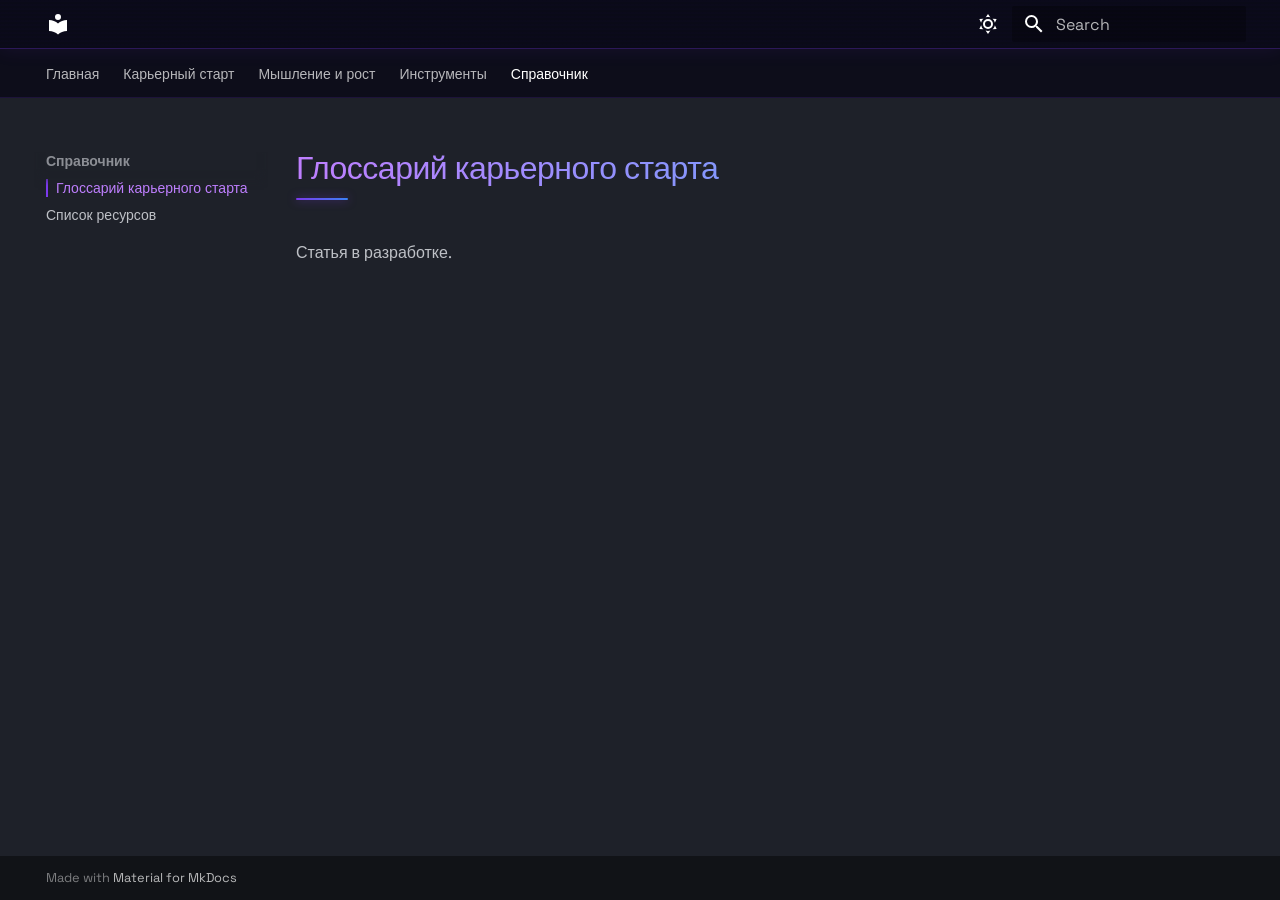
<file: reference/glossary/index.html>
<!doctype html>
<html lang="en" class="no-js">
  <head>
    
      <meta charset="utf-8">
      <meta name="viewport" content="width=device-width,initial-scale=1">
      
        <meta name="description" content="Technical Writing Documentation">
      
      
        <meta name="author" content="Your Name">
      
      
      
        <link rel="prev" href="../../tools/retrospective-formats/">
      
      
        <link rel="next" href="../resources/">
      
      
        
      
      
      <link rel="icon" href="../../assets/images/favicon.png">
      <meta name="generator" content="mkdocs-1.6.1, mkdocs-material-9.7.6">
    
    
      
        <title>Глоссарий карьерного старта - TW_DOCS</title>
      
    
    
      <link rel="stylesheet" href="../../assets/stylesheets/main.484c7ddc.min.css">
      
        
        <link rel="stylesheet" href="../../assets/stylesheets/palette.ab4e12ef.min.css">
      
      


    
    
      
    
    
      
        
        
        <link rel="preconnect" href="https://fonts.gstatic.com" crossorigin>
        <link rel="stylesheet" href="https://fonts.googleapis.com/css?family=Space+Grotesk:300,300i,400,400i,700,700i%7CFira+Code:400,400i,700,700i&display=fallback">
        <style>:root{--md-text-font:"Space Grotesk";--md-code-font:"Fira Code"}</style>
      
    
    
      <link rel="stylesheet" href="../../stylesheets/extra.css">
    
    <script>__md_scope=new URL("../..",location),__md_hash=e=>[...e].reduce(((e,_)=>(e<<5)-e+_.charCodeAt(0)),0),__md_get=(e,_=localStorage,t=__md_scope)=>JSON.parse(_.getItem(t.pathname+"."+e)),__md_set=(e,_,t=localStorage,a=__md_scope)=>{try{t.setItem(a.pathname+"."+e,JSON.stringify(_))}catch(e){}}</script>
    
      

    
    
  </head>
  
  
    
    
      
    
    
    
    
    <body dir="ltr" data-md-color-scheme="slate" data-md-color-primary="deep-purple" data-md-color-accent="blue">
  
    
    <input class="md-toggle" data-md-toggle="drawer" type="checkbox" id="__drawer" autocomplete="off">
    <input class="md-toggle" data-md-toggle="search" type="checkbox" id="__search" autocomplete="off">
    <label class="md-overlay" for="__drawer"></label>
    <div data-md-component="skip">
      
        
        <a href="#_1" class="md-skip">
          Skip to content
        </a>
      
    </div>
    <div data-md-component="announce">
      
    </div>
    
    
      

<header class="md-header" data-md-component="header">
  <nav class="md-header__inner md-grid" aria-label="Header">
    <a href="../.." title="TW_DOCS" class="md-header__button md-logo" aria-label="TW_DOCS" data-md-component="logo">
      
  
  <svg xmlns="http://www.w3.org/2000/svg" viewBox="0 0 24 24"><path d="M12 8a3 3 0 0 0 3-3 3 3 0 0 0-3-3 3 3 0 0 0-3 3 3 3 0 0 0 3 3m0 3.54C9.64 9.35 6.5 8 3 8v11c3.5 0 6.64 1.35 9 3.54 2.36-2.19 5.5-3.54 9-3.54V8c-3.5 0-6.64 1.35-9 3.54"/></svg>

    </a>
    <label class="md-header__button md-icon" for="__drawer">
      
      <svg xmlns="http://www.w3.org/2000/svg" viewBox="0 0 24 24"><path d="M3 6h18v2H3zm0 5h18v2H3zm0 5h18v2H3z"/></svg>
    </label>
    <div class="md-header__title" data-md-component="header-title">
      <div class="md-header__ellipsis">
        <div class="md-header__topic">
          <span class="md-ellipsis">
            TW_DOCS
          </span>
        </div>
        <div class="md-header__topic" data-md-component="header-topic">
          <span class="md-ellipsis">
            
              Глоссарий карьерного старта
            
          </span>
        </div>
      </div>
    </div>
    
      
        <form class="md-header__option" data-md-component="palette">
  
    
    
    
    <input class="md-option" data-md-color-media="" data-md-color-scheme="slate" data-md-color-primary="deep-purple" data-md-color-accent="blue"  aria-label="Switch to light mode"  type="radio" name="__palette" id="__palette_0">
    
      <label class="md-header__button md-icon" title="Switch to light mode" for="__palette_1" hidden>
        <svg xmlns="http://www.w3.org/2000/svg" viewBox="0 0 24 24"><path d="M12 7a5 5 0 0 1 5 5 5 5 0 0 1-5 5 5 5 0 0 1-5-5 5 5 0 0 1 5-5m0 2a3 3 0 0 0-3 3 3 3 0 0 0 3 3 3 3 0 0 0 3-3 3 3 0 0 0-3-3m0-7 2.39 3.42C13.65 5.15 12.84 5 12 5s-1.65.15-2.39.42zM3.34 7l4.16-.35A7.2 7.2 0 0 0 5.94 8.5c-.44.74-.69 1.5-.83 2.29zm.02 10 1.76-3.77a7.131 7.131 0 0 0 2.38 4.14zM20.65 7l-1.77 3.79a7.02 7.02 0 0 0-2.38-4.15zm-.01 10-4.14.36c.59-.51 1.12-1.14 1.54-1.86.42-.73.69-1.5.83-2.29zM12 22l-2.41-3.44c.74.27 1.55.44 2.41.44.82 0 1.63-.17 2.37-.44z"/></svg>
      </label>
    
  
    
    
    
    <input class="md-option" data-md-color-media="" data-md-color-scheme="default" data-md-color-primary="deep-purple" data-md-color-accent="blue"  aria-label="Switch to dark mode"  type="radio" name="__palette" id="__palette_1">
    
      <label class="md-header__button md-icon" title="Switch to dark mode" for="__palette_0" hidden>
        <svg xmlns="http://www.w3.org/2000/svg" viewBox="0 0 24 24"><path d="m17.75 4.09-2.53 1.94.91 3.06-2.63-1.81-2.63 1.81.91-3.06-2.53-1.94L12.44 4l1.06-3 1.06 3zm3.5 6.91-1.64 1.25.59 1.98-1.7-1.17-1.7 1.17.59-1.98L15.75 11l2.06-.05L18.5 9l.69 1.95zm-2.28 4.95c.83-.08 1.72 1.1 1.19 1.85-.32.45-.66.87-1.08 1.27C15.17 23 8.84 23 4.94 19.07c-3.91-3.9-3.91-10.24 0-14.14.4-.4.82-.76 1.27-1.08.75-.53 1.93.36 1.85 1.19-.27 2.86.69 5.83 2.89 8.02a9.96 9.96 0 0 0 8.02 2.89m-1.64 2.02a12.08 12.08 0 0 1-7.8-3.47c-2.17-2.19-3.33-5-3.49-7.82-2.81 3.14-2.7 7.96.31 10.98 3.02 3.01 7.84 3.12 10.98.31"/></svg>
      </label>
    
  
</form>
      
    
    
      <script>var palette=__md_get("__palette");if(palette&&palette.color){if("(prefers-color-scheme)"===palette.color.media){var media=matchMedia("(prefers-color-scheme: light)"),input=document.querySelector(media.matches?"[data-md-color-media='(prefers-color-scheme: light)']":"[data-md-color-media='(prefers-color-scheme: dark)']");palette.color.media=input.getAttribute("data-md-color-media"),palette.color.scheme=input.getAttribute("data-md-color-scheme"),palette.color.primary=input.getAttribute("data-md-color-primary"),palette.color.accent=input.getAttribute("data-md-color-accent")}for(var[key,value]of Object.entries(palette.color))document.body.setAttribute("data-md-color-"+key,value)}</script>
    
    
    
      
      
        <label class="md-header__button md-icon" for="__search">
          
          <svg xmlns="http://www.w3.org/2000/svg" viewBox="0 0 24 24"><path d="M9.5 3A6.5 6.5 0 0 1 16 9.5c0 1.61-.59 3.09-1.56 4.23l.27.27h.79l5 5-1.5 1.5-5-5v-.79l-.27-.27A6.52 6.52 0 0 1 9.5 16 6.5 6.5 0 0 1 3 9.5 6.5 6.5 0 0 1 9.5 3m0 2C7 5 5 7 5 9.5S7 14 9.5 14 14 12 14 9.5 12 5 9.5 5"/></svg>
        </label>
        <div class="md-search" data-md-component="search" role="dialog">
  <label class="md-search__overlay" for="__search"></label>
  <div class="md-search__inner" role="search">
    <form class="md-search__form" name="search">
      <input type="text" class="md-search__input" name="query" aria-label="Search" placeholder="Search" autocapitalize="off" autocorrect="off" autocomplete="off" spellcheck="false" data-md-component="search-query" required>
      <label class="md-search__icon md-icon" for="__search">
        
        <svg xmlns="http://www.w3.org/2000/svg" viewBox="0 0 24 24"><path d="M9.5 3A6.5 6.5 0 0 1 16 9.5c0 1.61-.59 3.09-1.56 4.23l.27.27h.79l5 5-1.5 1.5-5-5v-.79l-.27-.27A6.52 6.52 0 0 1 9.5 16 6.5 6.5 0 0 1 3 9.5 6.5 6.5 0 0 1 9.5 3m0 2C7 5 5 7 5 9.5S7 14 9.5 14 14 12 14 9.5 12 5 9.5 5"/></svg>
        
        <svg xmlns="http://www.w3.org/2000/svg" viewBox="0 0 24 24"><path d="M20 11v2H8l5.5 5.5-1.42 1.42L4.16 12l7.92-7.92L13.5 5.5 8 11z"/></svg>
      </label>
      <nav class="md-search__options" aria-label="Search">
        
        <button type="reset" class="md-search__icon md-icon" title="Clear" aria-label="Clear" tabindex="-1">
          
          <svg xmlns="http://www.w3.org/2000/svg" viewBox="0 0 24 24"><path d="M19 6.41 17.59 5 12 10.59 6.41 5 5 6.41 10.59 12 5 17.59 6.41 19 12 13.41 17.59 19 19 17.59 13.41 12z"/></svg>
        </button>
      </nav>
      
        <div class="md-search__suggest" data-md-component="search-suggest"></div>
      
    </form>
    <div class="md-search__output">
      <div class="md-search__scrollwrap" tabindex="0" data-md-scrollfix>
        <div class="md-search-result" data-md-component="search-result">
          <div class="md-search-result__meta">
            Initializing search
          </div>
          <ol class="md-search-result__list" role="presentation"></ol>
        </div>
      </div>
    </div>
  </div>
</div>
      
    
    
  </nav>
  
</header>
    
    <div class="md-container" data-md-component="container">
      
      
        
          
            
<nav class="md-tabs" aria-label="Tabs" data-md-component="tabs">
  <div class="md-grid">
    <ul class="md-tabs__list">
      
        
  
  
  
  
    <li class="md-tabs__item">
      <a href="../.." class="md-tabs__link">
        
  
  
    
  
  Главная

      </a>
    </li>
  

      
        
  
  
  
  
    
    
      <li class="md-tabs__item">
        <a href="../../career/enter-it/" class="md-tabs__link">
          
  
  
  Карьерный старт

        </a>
      </li>
    
  

      
        
  
  
  
  
    
    
      <li class="md-tabs__item">
        <a href="../../mindset/work-as-therapy/" class="md-tabs__link">
          
  
  
  Мышление и рост

        </a>
      </li>
    
  

      
        
  
  
  
  
    
    
      <li class="md-tabs__item">
        <a href="../../tools/task-management/" class="md-tabs__link">
          
  
  
  Инструменты

        </a>
      </li>
    
  

      
        
  
  
  
    
  
  
    
    
      <li class="md-tabs__item md-tabs__item--active">
        <a href="./" class="md-tabs__link">
          
  
  
  Справочник

        </a>
      </li>
    
  

      
    </ul>
  </div>
</nav>
          
        
      
      <main class="md-main" data-md-component="main">
        <div class="md-main__inner md-grid">
          
            
              
              <div class="md-sidebar md-sidebar--primary" data-md-component="sidebar" data-md-type="navigation" >
                <div class="md-sidebar__scrollwrap">
                  <div class="md-sidebar__inner">
                    


  


<nav class="md-nav md-nav--primary md-nav--lifted" aria-label="Navigation" data-md-level="0">
  <label class="md-nav__title" for="__drawer">
    <a href="../.." title="TW_DOCS" class="md-nav__button md-logo" aria-label="TW_DOCS" data-md-component="logo">
      
  
  <svg xmlns="http://www.w3.org/2000/svg" viewBox="0 0 24 24"><path d="M12 8a3 3 0 0 0 3-3 3 3 0 0 0-3-3 3 3 0 0 0-3 3 3 3 0 0 0 3 3m0 3.54C9.64 9.35 6.5 8 3 8v11c3.5 0 6.64 1.35 9 3.54 2.36-2.19 5.5-3.54 9-3.54V8c-3.5 0-6.64 1.35-9 3.54"/></svg>

    </a>
    TW_DOCS
  </label>
  
  <ul class="md-nav__list" data-md-scrollfix>
    
      
      
  
  
  
  
    <li class="md-nav__item">
      <a href="../.." class="md-nav__link">
        
  
  
  <span class="md-ellipsis">
    
  
    Главная
  

    
  </span>
  
  

      </a>
    </li>
  

    
      
      
  
  
  
  
    
    
    
    
      
      
        
      
    
    
    <li class="md-nav__item md-nav__item--nested">
      
        
        
        <input class="md-nav__toggle md-toggle " type="checkbox" id="__nav_2" >
        
          
          <label class="md-nav__link" for="__nav_2" id="__nav_2_label" tabindex="0">
            
  
  
  <span class="md-ellipsis">
    
  
    Карьерный старт
  

    
  </span>
  
  

            <span class="md-nav__icon md-icon"></span>
          </label>
        
        <nav class="md-nav" data-md-level="1" aria-labelledby="__nav_2_label" aria-expanded="false">
          <label class="md-nav__title" for="__nav_2">
            <span class="md-nav__icon md-icon"></span>
            
  
    Карьерный старт
  

          </label>
          <ul class="md-nav__list" data-md-scrollfix>
            
              
                
  
  
  
  
    <li class="md-nav__item">
      <a href="../../career/enter-it/" class="md-nav__link">
        
  
  
  <span class="md-ellipsis">
    
  
    Войти в IT без технического образования
  

    
  </span>
  
  

      </a>
    </li>
  

              
            
              
                
  
  
  
  
    <li class="md-nav__item">
      <a href="../../career/find-internship/" class="md-nav__link">
        
  
  
  <span class="md-ellipsis">
    
  
    Найти первую стажировку
  

    
  </span>
  
  

      </a>
    </li>
  

              
            
              
                
  
  
  
  
    <li class="md-nav__item">
      <a href="../../career/build-portfolio/" class="md-nav__link">
        
  
  
  <span class="md-ellipsis">
    
  
    Собрать портфолио с нуля
  

    
  </span>
  
  

      </a>
    </li>
  

              
            
              
                
  
  
  
  
    <li class="md-nav__item">
      <a href="../../career/probation/" class="md-nav__link">
        
  
  
  <span class="md-ellipsis">
    
  
    Пройти испытательный срок
  

    
  </span>
  
  

      </a>
    </li>
  

              
            
          </ul>
        </nav>
      
    </li>
  

    
      
      
  
  
  
  
    
    
    
    
      
      
        
      
    
    
    <li class="md-nav__item md-nav__item--nested">
      
        
        
        <input class="md-nav__toggle md-toggle " type="checkbox" id="__nav_3" >
        
          
          <label class="md-nav__link" for="__nav_3" id="__nav_3_label" tabindex="0">
            
  
  
  <span class="md-ellipsis">
    
  
    Мышление и рост
  

    
  </span>
  
  

            <span class="md-nav__icon md-icon"></span>
          </label>
        
        <nav class="md-nav" data-md-level="1" aria-labelledby="__nav_3_label" aria-expanded="false">
          <label class="md-nav__title" for="__nav_3">
            <span class="md-nav__icon md-icon"></span>
            
  
    Мышление и рост
  

          </label>
          <ul class="md-nav__list" data-md-scrollfix>
            
              
                
  
  
  
  
    <li class="md-nav__item">
      <a href="../../mindset/work-as-therapy/" class="md-nav__link">
        
  
  
  <span class="md-ellipsis">
    
  
    Работа как терапия
  

    
  </span>
  
  

      </a>
    </li>
  

              
            
              
                
  
  
  
  
    <li class="md-nav__item">
      <a href="../../mindset/anxiety-decomposition/" class="md-nav__link">
        
  
  
  <span class="md-ellipsis">
    
  
    Декомпозиция тревоги
  

    
  </span>
  
  

      </a>
    </li>
  

              
            
              
                
  
  
  
  
    <li class="md-nav__item">
      <a href="../../mindset/impostor-syndrome/" class="md-nav__link">
        
  
  
  <span class="md-ellipsis">
    
  
    Синдром самозванца на старте
  

    
  </span>
  
  

      </a>
    </li>
  

              
            
          </ul>
        </nav>
      
    </li>
  

    
      
      
  
  
  
  
    
    
    
    
      
      
        
      
    
    
    <li class="md-nav__item md-nav__item--nested">
      
        
        
        <input class="md-nav__toggle md-toggle " type="checkbox" id="__nav_4" >
        
          
          <label class="md-nav__link" for="__nav_4" id="__nav_4_label" tabindex="0">
            
  
  
  <span class="md-ellipsis">
    
  
    Инструменты
  

    
  </span>
  
  

            <span class="md-nav__icon md-icon"></span>
          </label>
        
        <nav class="md-nav" data-md-level="1" aria-labelledby="__nav_4_label" aria-expanded="false">
          <label class="md-nav__title" for="__nav_4">
            <span class="md-nav__icon md-icon"></span>
            
  
    Инструменты
  

          </label>
          <ul class="md-nav__list" data-md-scrollfix>
            
              
                
  
  
  
  
    <li class="md-nav__item">
      <a href="../../tools/task-management/" class="md-nav__link">
        
  
  
  <span class="md-ellipsis">
    
  
    Системы управления задачами
  

    
  </span>
  
  

      </a>
    </li>
  

              
            
              
                
  
  
  
  
    <li class="md-nav__item">
      <a href="../../tools/feedback-methods/" class="md-nav__link">
        
  
  
  <span class="md-ellipsis">
    
  
    Методы обратной связи
  

    
  </span>
  
  

      </a>
    </li>
  

              
            
              
                
  
  
  
  
    <li class="md-nav__item">
      <a href="../../tools/retrospective-formats/" class="md-nav__link">
        
  
  
  <span class="md-ellipsis">
    
  
    Форматы личной ретроспективы
  

    
  </span>
  
  

      </a>
    </li>
  

              
            
          </ul>
        </nav>
      
    </li>
  

    
      
      
  
  
    
  
  
  
    
    
    
    
      
        
        
      
      
        
      
    
    
    <li class="md-nav__item md-nav__item--active md-nav__item--section md-nav__item--nested">
      
        
        
        <input class="md-nav__toggle md-toggle " type="checkbox" id="__nav_5" checked>
        
          
          <label class="md-nav__link" for="__nav_5" id="__nav_5_label" tabindex="">
            
  
  
  <span class="md-ellipsis">
    
  
    Справочник
  

    
  </span>
  
  

            <span class="md-nav__icon md-icon"></span>
          </label>
        
        <nav class="md-nav" data-md-level="1" aria-labelledby="__nav_5_label" aria-expanded="true">
          <label class="md-nav__title" for="__nav_5">
            <span class="md-nav__icon md-icon"></span>
            
  
    Справочник
  

          </label>
          <ul class="md-nav__list" data-md-scrollfix>
            
              
                
  
  
    
  
  
  
    <li class="md-nav__item md-nav__item--active">
      
      <input class="md-nav__toggle md-toggle" type="checkbox" id="__toc">
      
      
        
      
      
      <a href="./" class="md-nav__link md-nav__link--active">
        
  
  
  <span class="md-ellipsis">
    
  
    Глоссарий карьерного старта
  

    
  </span>
  
  

      </a>
      
    </li>
  

              
            
              
                
  
  
  
  
    <li class="md-nav__item">
      <a href="../resources/" class="md-nav__link">
        
  
  
  <span class="md-ellipsis">
    
  
    Список ресурсов
  

    
  </span>
  
  

      </a>
    </li>
  

              
            
          </ul>
        </nav>
      
    </li>
  

    
  </ul>
</nav>
                  </div>
                </div>
              </div>
            
            
              
              <div class="md-sidebar md-sidebar--secondary" data-md-component="sidebar" data-md-type="toc" >
                <div class="md-sidebar__scrollwrap">
                  <div class="md-sidebar__inner">
                    

<nav class="md-nav md-nav--secondary" aria-label="Table of contents">
  
  
  
    
  
  
</nav>
                  </div>
                </div>
              </div>
            
          
          
            <div class="md-content" data-md-component="content">
              
              <article class="md-content__inner md-typeset">
                
                  



<h1 id="_1">Глоссарий карьерного старта</h1>
<p>Статья в разработке.</p>












                
              </article>
            </div>
          
          
<script>var target=document.getElementById(location.hash.slice(1));target&&target.name&&(target.checked=target.name.startsWith("__tabbed_"))</script>
        </div>
        
          <button type="button" class="md-top md-icon" data-md-component="top" hidden>
  
  <svg xmlns="http://www.w3.org/2000/svg" viewBox="0 0 24 24"><path d="M13 20h-2V8l-5.5 5.5-1.42-1.42L12 4.16l7.92 7.92-1.42 1.42L13 8z"/></svg>
  Back to top
</button>
        
      </main>
      
        <footer class="md-footer">
  
  <div class="md-footer-meta md-typeset">
    <div class="md-footer-meta__inner md-grid">
      <div class="md-copyright">
  
  
    Made with
    <a href="https://squidfunk.github.io/mkdocs-material/" target="_blank" rel="noopener">
      Material for MkDocs
    </a>
  
</div>
      
    </div>
  </div>
</footer>
      
    </div>
    <div class="md-dialog" data-md-component="dialog">
      <div class="md-dialog__inner md-typeset"></div>
    </div>
    
    
    
      
      
      <script id="__config" type="application/json">{"annotate": null, "base": "../..", "features": ["navigation.tabs", "navigation.sections", "navigation.top", "search.suggest", "search.highlight", "content.code.copy", "content.code.annotate"], "search": "../../assets/javascripts/workers/search.2c215733.min.js", "tags": null, "translations": {"clipboard.copied": "Copied to clipboard", "clipboard.copy": "Copy to clipboard", "search.result.more.one": "1 more on this page", "search.result.more.other": "# more on this page", "search.result.none": "No matching documents", "search.result.one": "1 matching document", "search.result.other": "# matching documents", "search.result.placeholder": "Type to start searching", "search.result.term.missing": "Missing", "select.version": "Select version"}, "version": null}</script>
    
    
      <script src="../../assets/javascripts/bundle.79ae519e.min.js"></script>
      
    
  </body>
</html>
</file>
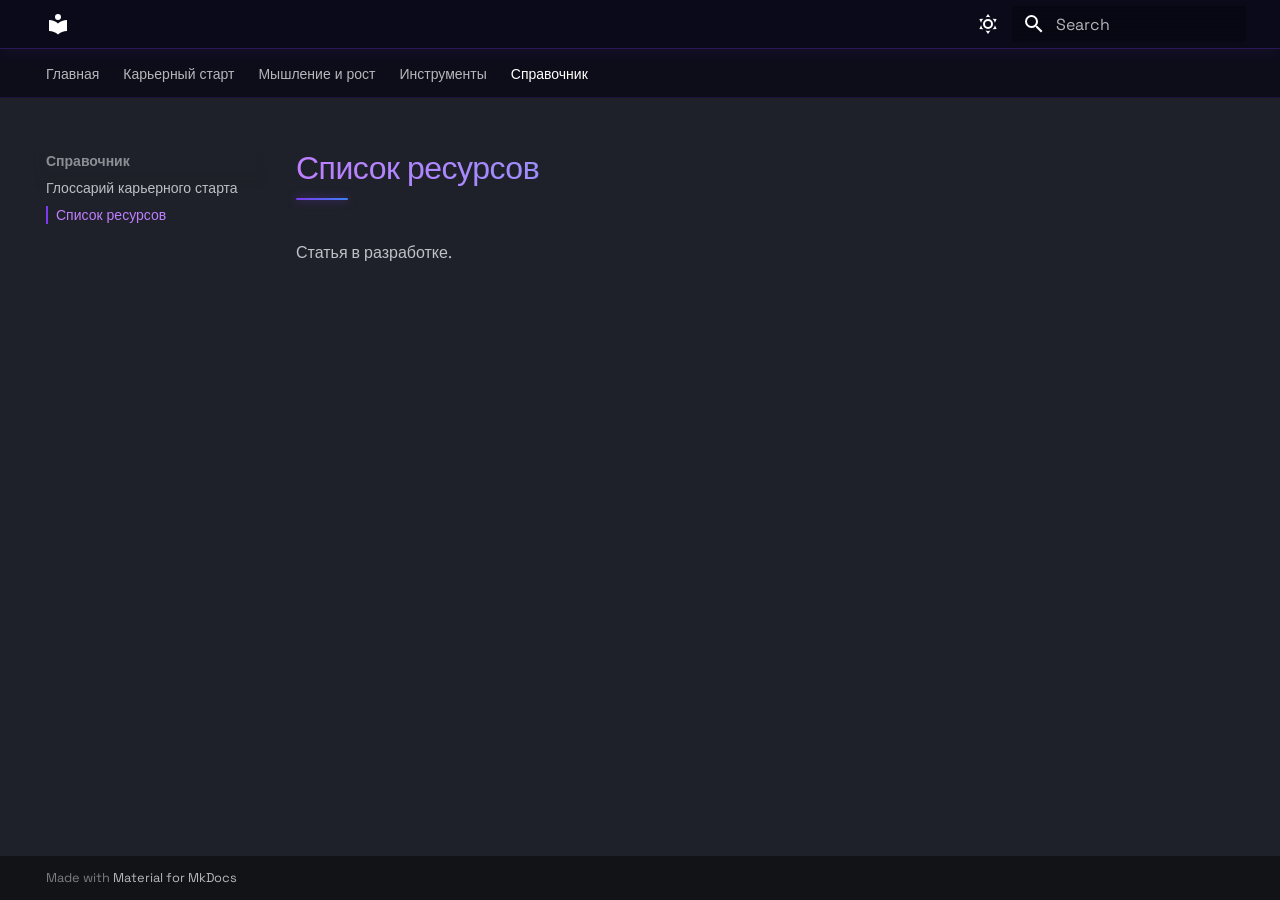
<file: reference/resources/index.html>
<!doctype html>
<html lang="en" class="no-js">
  <head>
    
      <meta charset="utf-8">
      <meta name="viewport" content="width=device-width,initial-scale=1">
      
        <meta name="description" content="Technical Writing Documentation">
      
      
        <meta name="author" content="Your Name">
      
      
      
        <link rel="prev" href="../glossary/">
      
      
      
        
      
      
      <link rel="icon" href="../../assets/images/favicon.png">
      <meta name="generator" content="mkdocs-1.6.1, mkdocs-material-9.7.6">
    
    
      
        <title>Список ресурсов - TW_DOCS</title>
      
    
    
      <link rel="stylesheet" href="../../assets/stylesheets/main.484c7ddc.min.css">
      
        
        <link rel="stylesheet" href="../../assets/stylesheets/palette.ab4e12ef.min.css">
      
      


    
    
      
    
    
      
        
        
        <link rel="preconnect" href="https://fonts.gstatic.com" crossorigin>
        <link rel="stylesheet" href="https://fonts.googleapis.com/css?family=Space+Grotesk:300,300i,400,400i,700,700i%7CFira+Code:400,400i,700,700i&display=fallback">
        <style>:root{--md-text-font:"Space Grotesk";--md-code-font:"Fira Code"}</style>
      
    
    
      <link rel="stylesheet" href="../../stylesheets/extra.css">
    
    <script>__md_scope=new URL("../..",location),__md_hash=e=>[...e].reduce(((e,_)=>(e<<5)-e+_.charCodeAt(0)),0),__md_get=(e,_=localStorage,t=__md_scope)=>JSON.parse(_.getItem(t.pathname+"."+e)),__md_set=(e,_,t=localStorage,a=__md_scope)=>{try{t.setItem(a.pathname+"."+e,JSON.stringify(_))}catch(e){}}</script>
    
      

    
    
  </head>
  
  
    
    
      
    
    
    
    
    <body dir="ltr" data-md-color-scheme="slate" data-md-color-primary="deep-purple" data-md-color-accent="blue">
  
    
    <input class="md-toggle" data-md-toggle="drawer" type="checkbox" id="__drawer" autocomplete="off">
    <input class="md-toggle" data-md-toggle="search" type="checkbox" id="__search" autocomplete="off">
    <label class="md-overlay" for="__drawer"></label>
    <div data-md-component="skip">
      
        
        <a href="#_1" class="md-skip">
          Skip to content
        </a>
      
    </div>
    <div data-md-component="announce">
      
    </div>
    
    
      

<header class="md-header" data-md-component="header">
  <nav class="md-header__inner md-grid" aria-label="Header">
    <a href="../.." title="TW_DOCS" class="md-header__button md-logo" aria-label="TW_DOCS" data-md-component="logo">
      
  
  <svg xmlns="http://www.w3.org/2000/svg" viewBox="0 0 24 24"><path d="M12 8a3 3 0 0 0 3-3 3 3 0 0 0-3-3 3 3 0 0 0-3 3 3 3 0 0 0 3 3m0 3.54C9.64 9.35 6.5 8 3 8v11c3.5 0 6.64 1.35 9 3.54 2.36-2.19 5.5-3.54 9-3.54V8c-3.5 0-6.64 1.35-9 3.54"/></svg>

    </a>
    <label class="md-header__button md-icon" for="__drawer">
      
      <svg xmlns="http://www.w3.org/2000/svg" viewBox="0 0 24 24"><path d="M3 6h18v2H3zm0 5h18v2H3zm0 5h18v2H3z"/></svg>
    </label>
    <div class="md-header__title" data-md-component="header-title">
      <div class="md-header__ellipsis">
        <div class="md-header__topic">
          <span class="md-ellipsis">
            TW_DOCS
          </span>
        </div>
        <div class="md-header__topic" data-md-component="header-topic">
          <span class="md-ellipsis">
            
              Список ресурсов
            
          </span>
        </div>
      </div>
    </div>
    
      
        <form class="md-header__option" data-md-component="palette">
  
    
    
    
    <input class="md-option" data-md-color-media="" data-md-color-scheme="slate" data-md-color-primary="deep-purple" data-md-color-accent="blue"  aria-label="Switch to light mode"  type="radio" name="__palette" id="__palette_0">
    
      <label class="md-header__button md-icon" title="Switch to light mode" for="__palette_1" hidden>
        <svg xmlns="http://www.w3.org/2000/svg" viewBox="0 0 24 24"><path d="M12 7a5 5 0 0 1 5 5 5 5 0 0 1-5 5 5 5 0 0 1-5-5 5 5 0 0 1 5-5m0 2a3 3 0 0 0-3 3 3 3 0 0 0 3 3 3 3 0 0 0 3-3 3 3 0 0 0-3-3m0-7 2.39 3.42C13.65 5.15 12.84 5 12 5s-1.65.15-2.39.42zM3.34 7l4.16-.35A7.2 7.2 0 0 0 5.94 8.5c-.44.74-.69 1.5-.83 2.29zm.02 10 1.76-3.77a7.131 7.131 0 0 0 2.38 4.14zM20.65 7l-1.77 3.79a7.02 7.02 0 0 0-2.38-4.15zm-.01 10-4.14.36c.59-.51 1.12-1.14 1.54-1.86.42-.73.69-1.5.83-2.29zM12 22l-2.41-3.44c.74.27 1.55.44 2.41.44.82 0 1.63-.17 2.37-.44z"/></svg>
      </label>
    
  
    
    
    
    <input class="md-option" data-md-color-media="" data-md-color-scheme="default" data-md-color-primary="deep-purple" data-md-color-accent="blue"  aria-label="Switch to dark mode"  type="radio" name="__palette" id="__palette_1">
    
      <label class="md-header__button md-icon" title="Switch to dark mode" for="__palette_0" hidden>
        <svg xmlns="http://www.w3.org/2000/svg" viewBox="0 0 24 24"><path d="m17.75 4.09-2.53 1.94.91 3.06-2.63-1.81-2.63 1.81.91-3.06-2.53-1.94L12.44 4l1.06-3 1.06 3zm3.5 6.91-1.64 1.25.59 1.98-1.7-1.17-1.7 1.17.59-1.98L15.75 11l2.06-.05L18.5 9l.69 1.95zm-2.28 4.95c.83-.08 1.72 1.1 1.19 1.85-.32.45-.66.87-1.08 1.27C15.17 23 8.84 23 4.94 19.07c-3.91-3.9-3.91-10.24 0-14.14.4-.4.82-.76 1.27-1.08.75-.53 1.93.36 1.85 1.19-.27 2.86.69 5.83 2.89 8.02a9.96 9.96 0 0 0 8.02 2.89m-1.64 2.02a12.08 12.08 0 0 1-7.8-3.47c-2.17-2.19-3.33-5-3.49-7.82-2.81 3.14-2.7 7.96.31 10.98 3.02 3.01 7.84 3.12 10.98.31"/></svg>
      </label>
    
  
</form>
      
    
    
      <script>var palette=__md_get("__palette");if(palette&&palette.color){if("(prefers-color-scheme)"===palette.color.media){var media=matchMedia("(prefers-color-scheme: light)"),input=document.querySelector(media.matches?"[data-md-color-media='(prefers-color-scheme: light)']":"[data-md-color-media='(prefers-color-scheme: dark)']");palette.color.media=input.getAttribute("data-md-color-media"),palette.color.scheme=input.getAttribute("data-md-color-scheme"),palette.color.primary=input.getAttribute("data-md-color-primary"),palette.color.accent=input.getAttribute("data-md-color-accent")}for(var[key,value]of Object.entries(palette.color))document.body.setAttribute("data-md-color-"+key,value)}</script>
    
    
    
      
      
        <label class="md-header__button md-icon" for="__search">
          
          <svg xmlns="http://www.w3.org/2000/svg" viewBox="0 0 24 24"><path d="M9.5 3A6.5 6.5 0 0 1 16 9.5c0 1.61-.59 3.09-1.56 4.23l.27.27h.79l5 5-1.5 1.5-5-5v-.79l-.27-.27A6.52 6.52 0 0 1 9.5 16 6.5 6.5 0 0 1 3 9.5 6.5 6.5 0 0 1 9.5 3m0 2C7 5 5 7 5 9.5S7 14 9.5 14 14 12 14 9.5 12 5 9.5 5"/></svg>
        </label>
        <div class="md-search" data-md-component="search" role="dialog">
  <label class="md-search__overlay" for="__search"></label>
  <div class="md-search__inner" role="search">
    <form class="md-search__form" name="search">
      <input type="text" class="md-search__input" name="query" aria-label="Search" placeholder="Search" autocapitalize="off" autocorrect="off" autocomplete="off" spellcheck="false" data-md-component="search-query" required>
      <label class="md-search__icon md-icon" for="__search">
        
        <svg xmlns="http://www.w3.org/2000/svg" viewBox="0 0 24 24"><path d="M9.5 3A6.5 6.5 0 0 1 16 9.5c0 1.61-.59 3.09-1.56 4.23l.27.27h.79l5 5-1.5 1.5-5-5v-.79l-.27-.27A6.52 6.52 0 0 1 9.5 16 6.5 6.5 0 0 1 3 9.5 6.5 6.5 0 0 1 9.5 3m0 2C7 5 5 7 5 9.5S7 14 9.5 14 14 12 14 9.5 12 5 9.5 5"/></svg>
        
        <svg xmlns="http://www.w3.org/2000/svg" viewBox="0 0 24 24"><path d="M20 11v2H8l5.5 5.5-1.42 1.42L4.16 12l7.92-7.92L13.5 5.5 8 11z"/></svg>
      </label>
      <nav class="md-search__options" aria-label="Search">
        
        <button type="reset" class="md-search__icon md-icon" title="Clear" aria-label="Clear" tabindex="-1">
          
          <svg xmlns="http://www.w3.org/2000/svg" viewBox="0 0 24 24"><path d="M19 6.41 17.59 5 12 10.59 6.41 5 5 6.41 10.59 12 5 17.59 6.41 19 12 13.41 17.59 19 19 17.59 13.41 12z"/></svg>
        </button>
      </nav>
      
        <div class="md-search__suggest" data-md-component="search-suggest"></div>
      
    </form>
    <div class="md-search__output">
      <div class="md-search__scrollwrap" tabindex="0" data-md-scrollfix>
        <div class="md-search-result" data-md-component="search-result">
          <div class="md-search-result__meta">
            Initializing search
          </div>
          <ol class="md-search-result__list" role="presentation"></ol>
        </div>
      </div>
    </div>
  </div>
</div>
      
    
    
  </nav>
  
</header>
    
    <div class="md-container" data-md-component="container">
      
      
        
          
            
<nav class="md-tabs" aria-label="Tabs" data-md-component="tabs">
  <div class="md-grid">
    <ul class="md-tabs__list">
      
        
  
  
  
  
    <li class="md-tabs__item">
      <a href="../.." class="md-tabs__link">
        
  
  
    
  
  Главная

      </a>
    </li>
  

      
        
  
  
  
  
    
    
      <li class="md-tabs__item">
        <a href="../../career/enter-it/" class="md-tabs__link">
          
  
  
  Карьерный старт

        </a>
      </li>
    
  

      
        
  
  
  
  
    
    
      <li class="md-tabs__item">
        <a href="../../mindset/work-as-therapy/" class="md-tabs__link">
          
  
  
  Мышление и рост

        </a>
      </li>
    
  

      
        
  
  
  
  
    
    
      <li class="md-tabs__item">
        <a href="../../tools/task-management/" class="md-tabs__link">
          
  
  
  Инструменты

        </a>
      </li>
    
  

      
        
  
  
  
    
  
  
    
    
      <li class="md-tabs__item md-tabs__item--active">
        <a href="../glossary/" class="md-tabs__link">
          
  
  
  Справочник

        </a>
      </li>
    
  

      
    </ul>
  </div>
</nav>
          
        
      
      <main class="md-main" data-md-component="main">
        <div class="md-main__inner md-grid">
          
            
              
              <div class="md-sidebar md-sidebar--primary" data-md-component="sidebar" data-md-type="navigation" >
                <div class="md-sidebar__scrollwrap">
                  <div class="md-sidebar__inner">
                    


  


<nav class="md-nav md-nav--primary md-nav--lifted" aria-label="Navigation" data-md-level="0">
  <label class="md-nav__title" for="__drawer">
    <a href="../.." title="TW_DOCS" class="md-nav__button md-logo" aria-label="TW_DOCS" data-md-component="logo">
      
  
  <svg xmlns="http://www.w3.org/2000/svg" viewBox="0 0 24 24"><path d="M12 8a3 3 0 0 0 3-3 3 3 0 0 0-3-3 3 3 0 0 0-3 3 3 3 0 0 0 3 3m0 3.54C9.64 9.35 6.5 8 3 8v11c3.5 0 6.64 1.35 9 3.54 2.36-2.19 5.5-3.54 9-3.54V8c-3.5 0-6.64 1.35-9 3.54"/></svg>

    </a>
    TW_DOCS
  </label>
  
  <ul class="md-nav__list" data-md-scrollfix>
    
      
      
  
  
  
  
    <li class="md-nav__item">
      <a href="../.." class="md-nav__link">
        
  
  
  <span class="md-ellipsis">
    
  
    Главная
  

    
  </span>
  
  

      </a>
    </li>
  

    
      
      
  
  
  
  
    
    
    
    
      
      
        
      
    
    
    <li class="md-nav__item md-nav__item--nested">
      
        
        
        <input class="md-nav__toggle md-toggle " type="checkbox" id="__nav_2" >
        
          
          <label class="md-nav__link" for="__nav_2" id="__nav_2_label" tabindex="0">
            
  
  
  <span class="md-ellipsis">
    
  
    Карьерный старт
  

    
  </span>
  
  

            <span class="md-nav__icon md-icon"></span>
          </label>
        
        <nav class="md-nav" data-md-level="1" aria-labelledby="__nav_2_label" aria-expanded="false">
          <label class="md-nav__title" for="__nav_2">
            <span class="md-nav__icon md-icon"></span>
            
  
    Карьерный старт
  

          </label>
          <ul class="md-nav__list" data-md-scrollfix>
            
              
                
  
  
  
  
    <li class="md-nav__item">
      <a href="../../career/enter-it/" class="md-nav__link">
        
  
  
  <span class="md-ellipsis">
    
  
    Войти в IT без технического образования
  

    
  </span>
  
  

      </a>
    </li>
  

              
            
              
                
  
  
  
  
    <li class="md-nav__item">
      <a href="../../career/find-internship/" class="md-nav__link">
        
  
  
  <span class="md-ellipsis">
    
  
    Найти первую стажировку
  

    
  </span>
  
  

      </a>
    </li>
  

              
            
              
                
  
  
  
  
    <li class="md-nav__item">
      <a href="../../career/build-portfolio/" class="md-nav__link">
        
  
  
  <span class="md-ellipsis">
    
  
    Собрать портфолио с нуля
  

    
  </span>
  
  

      </a>
    </li>
  

              
            
              
                
  
  
  
  
    <li class="md-nav__item">
      <a href="../../career/probation/" class="md-nav__link">
        
  
  
  <span class="md-ellipsis">
    
  
    Пройти испытательный срок
  

    
  </span>
  
  

      </a>
    </li>
  

              
            
          </ul>
        </nav>
      
    </li>
  

    
      
      
  
  
  
  
    
    
    
    
      
      
        
      
    
    
    <li class="md-nav__item md-nav__item--nested">
      
        
        
        <input class="md-nav__toggle md-toggle " type="checkbox" id="__nav_3" >
        
          
          <label class="md-nav__link" for="__nav_3" id="__nav_3_label" tabindex="0">
            
  
  
  <span class="md-ellipsis">
    
  
    Мышление и рост
  

    
  </span>
  
  

            <span class="md-nav__icon md-icon"></span>
          </label>
        
        <nav class="md-nav" data-md-level="1" aria-labelledby="__nav_3_label" aria-expanded="false">
          <label class="md-nav__title" for="__nav_3">
            <span class="md-nav__icon md-icon"></span>
            
  
    Мышление и рост
  

          </label>
          <ul class="md-nav__list" data-md-scrollfix>
            
              
                
  
  
  
  
    <li class="md-nav__item">
      <a href="../../mindset/work-as-therapy/" class="md-nav__link">
        
  
  
  <span class="md-ellipsis">
    
  
    Работа как терапия
  

    
  </span>
  
  

      </a>
    </li>
  

              
            
              
                
  
  
  
  
    <li class="md-nav__item">
      <a href="../../mindset/anxiety-decomposition/" class="md-nav__link">
        
  
  
  <span class="md-ellipsis">
    
  
    Декомпозиция тревоги
  

    
  </span>
  
  

      </a>
    </li>
  

              
            
              
                
  
  
  
  
    <li class="md-nav__item">
      <a href="../../mindset/impostor-syndrome/" class="md-nav__link">
        
  
  
  <span class="md-ellipsis">
    
  
    Синдром самозванца на старте
  

    
  </span>
  
  

      </a>
    </li>
  

              
            
          </ul>
        </nav>
      
    </li>
  

    
      
      
  
  
  
  
    
    
    
    
      
      
        
      
    
    
    <li class="md-nav__item md-nav__item--nested">
      
        
        
        <input class="md-nav__toggle md-toggle " type="checkbox" id="__nav_4" >
        
          
          <label class="md-nav__link" for="__nav_4" id="__nav_4_label" tabindex="0">
            
  
  
  <span class="md-ellipsis">
    
  
    Инструменты
  

    
  </span>
  
  

            <span class="md-nav__icon md-icon"></span>
          </label>
        
        <nav class="md-nav" data-md-level="1" aria-labelledby="__nav_4_label" aria-expanded="false">
          <label class="md-nav__title" for="__nav_4">
            <span class="md-nav__icon md-icon"></span>
            
  
    Инструменты
  

          </label>
          <ul class="md-nav__list" data-md-scrollfix>
            
              
                
  
  
  
  
    <li class="md-nav__item">
      <a href="../../tools/task-management/" class="md-nav__link">
        
  
  
  <span class="md-ellipsis">
    
  
    Системы управления задачами
  

    
  </span>
  
  

      </a>
    </li>
  

              
            
              
                
  
  
  
  
    <li class="md-nav__item">
      <a href="../../tools/feedback-methods/" class="md-nav__link">
        
  
  
  <span class="md-ellipsis">
    
  
    Методы обратной связи
  

    
  </span>
  
  

      </a>
    </li>
  

              
            
              
                
  
  
  
  
    <li class="md-nav__item">
      <a href="../../tools/retrospective-formats/" class="md-nav__link">
        
  
  
  <span class="md-ellipsis">
    
  
    Форматы личной ретроспективы
  

    
  </span>
  
  

      </a>
    </li>
  

              
            
          </ul>
        </nav>
      
    </li>
  

    
      
      
  
  
    
  
  
  
    
    
    
    
      
        
        
      
      
        
      
    
    
    <li class="md-nav__item md-nav__item--active md-nav__item--section md-nav__item--nested">
      
        
        
        <input class="md-nav__toggle md-toggle " type="checkbox" id="__nav_5" checked>
        
          
          <label class="md-nav__link" for="__nav_5" id="__nav_5_label" tabindex="">
            
  
  
  <span class="md-ellipsis">
    
  
    Справочник
  

    
  </span>
  
  

            <span class="md-nav__icon md-icon"></span>
          </label>
        
        <nav class="md-nav" data-md-level="1" aria-labelledby="__nav_5_label" aria-expanded="true">
          <label class="md-nav__title" for="__nav_5">
            <span class="md-nav__icon md-icon"></span>
            
  
    Справочник
  

          </label>
          <ul class="md-nav__list" data-md-scrollfix>
            
              
                
  
  
  
  
    <li class="md-nav__item">
      <a href="../glossary/" class="md-nav__link">
        
  
  
  <span class="md-ellipsis">
    
  
    Глоссарий карьерного старта
  

    
  </span>
  
  

      </a>
    </li>
  

              
            
              
                
  
  
    
  
  
  
    <li class="md-nav__item md-nav__item--active">
      
      <input class="md-nav__toggle md-toggle" type="checkbox" id="__toc">
      
      
        
      
      
      <a href="./" class="md-nav__link md-nav__link--active">
        
  
  
  <span class="md-ellipsis">
    
  
    Список ресурсов
  

    
  </span>
  
  

      </a>
      
    </li>
  

              
            
          </ul>
        </nav>
      
    </li>
  

    
  </ul>
</nav>
                  </div>
                </div>
              </div>
            
            
              
              <div class="md-sidebar md-sidebar--secondary" data-md-component="sidebar" data-md-type="toc" >
                <div class="md-sidebar__scrollwrap">
                  <div class="md-sidebar__inner">
                    

<nav class="md-nav md-nav--secondary" aria-label="Table of contents">
  
  
  
    
  
  
</nav>
                  </div>
                </div>
              </div>
            
          
          
            <div class="md-content" data-md-component="content">
              
              <article class="md-content__inner md-typeset">
                
                  



<h1 id="_1">Список ресурсов</h1>
<p>Статья в разработке.</p>












                
              </article>
            </div>
          
          
<script>var target=document.getElementById(location.hash.slice(1));target&&target.name&&(target.checked=target.name.startsWith("__tabbed_"))</script>
        </div>
        
          <button type="button" class="md-top md-icon" data-md-component="top" hidden>
  
  <svg xmlns="http://www.w3.org/2000/svg" viewBox="0 0 24 24"><path d="M13 20h-2V8l-5.5 5.5-1.42-1.42L12 4.16l7.92 7.92-1.42 1.42L13 8z"/></svg>
  Back to top
</button>
        
      </main>
      
        <footer class="md-footer">
  
  <div class="md-footer-meta md-typeset">
    <div class="md-footer-meta__inner md-grid">
      <div class="md-copyright">
  
  
    Made with
    <a href="https://squidfunk.github.io/mkdocs-material/" target="_blank" rel="noopener">
      Material for MkDocs
    </a>
  
</div>
      
    </div>
  </div>
</footer>
      
    </div>
    <div class="md-dialog" data-md-component="dialog">
      <div class="md-dialog__inner md-typeset"></div>
    </div>
    
    
    
      
      
      <script id="__config" type="application/json">{"annotate": null, "base": "../..", "features": ["navigation.tabs", "navigation.sections", "navigation.top", "search.suggest", "search.highlight", "content.code.copy", "content.code.annotate"], "search": "../../assets/javascripts/workers/search.2c215733.min.js", "tags": null, "translations": {"clipboard.copied": "Copied to clipboard", "clipboard.copy": "Copy to clipboard", "search.result.more.one": "1 more on this page", "search.result.more.other": "# more on this page", "search.result.none": "No matching documents", "search.result.one": "1 matching document", "search.result.other": "# matching documents", "search.result.placeholder": "Type to start searching", "search.result.term.missing": "Missing", "select.version": "Select version"}, "version": null}</script>
    
    
      <script src="../../assets/javascripts/bundle.79ae519e.min.js"></script>
      
    
  </body>
</html>
</file>
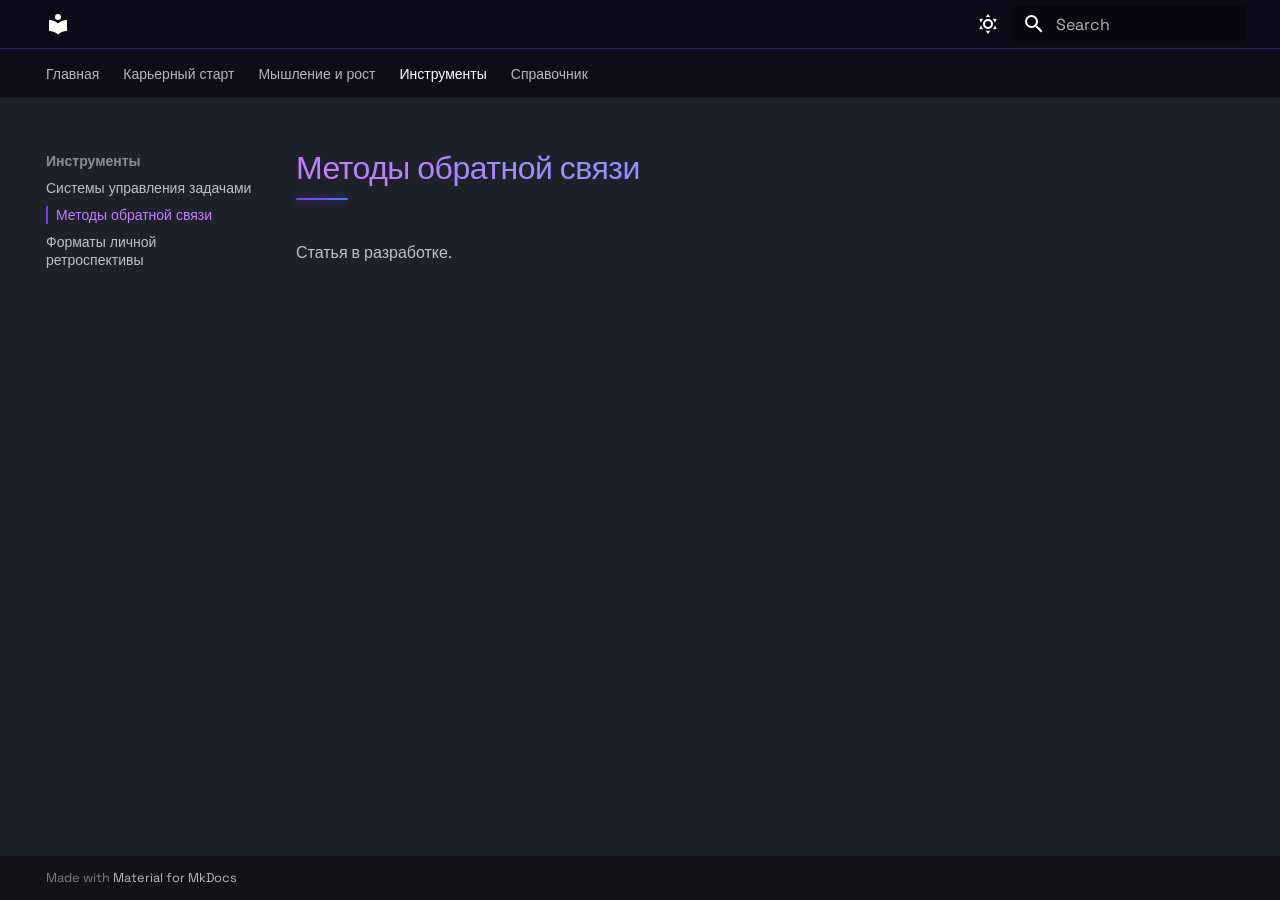
<file: tools/feedback-methods/index.html>
<!doctype html>
<html lang="en" class="no-js">
  <head>
    
      <meta charset="utf-8">
      <meta name="viewport" content="width=device-width,initial-scale=1">
      
        <meta name="description" content="Technical Writing Documentation">
      
      
        <meta name="author" content="Your Name">
      
      
      
        <link rel="prev" href="../task-management/">
      
      
        <link rel="next" href="../retrospective-formats/">
      
      
        
      
      
      <link rel="icon" href="../../assets/images/favicon.png">
      <meta name="generator" content="mkdocs-1.6.1, mkdocs-material-9.7.6">
    
    
      
        <title>Методы обратной связи - TW_DOCS</title>
      
    
    
      <link rel="stylesheet" href="../../assets/stylesheets/main.484c7ddc.min.css">
      
        
        <link rel="stylesheet" href="../../assets/stylesheets/palette.ab4e12ef.min.css">
      
      


    
    
      
    
    
      
        
        
        <link rel="preconnect" href="https://fonts.gstatic.com" crossorigin>
        <link rel="stylesheet" href="https://fonts.googleapis.com/css?family=Space+Grotesk:300,300i,400,400i,700,700i%7CFira+Code:400,400i,700,700i&display=fallback">
        <style>:root{--md-text-font:"Space Grotesk";--md-code-font:"Fira Code"}</style>
      
    
    
      <link rel="stylesheet" href="../../stylesheets/extra.css">
    
    <script>__md_scope=new URL("../..",location),__md_hash=e=>[...e].reduce(((e,_)=>(e<<5)-e+_.charCodeAt(0)),0),__md_get=(e,_=localStorage,t=__md_scope)=>JSON.parse(_.getItem(t.pathname+"."+e)),__md_set=(e,_,t=localStorage,a=__md_scope)=>{try{t.setItem(a.pathname+"."+e,JSON.stringify(_))}catch(e){}}</script>
    
      

    
    
  </head>
  
  
    
    
      
    
    
    
    
    <body dir="ltr" data-md-color-scheme="slate" data-md-color-primary="deep-purple" data-md-color-accent="blue">
  
    
    <input class="md-toggle" data-md-toggle="drawer" type="checkbox" id="__drawer" autocomplete="off">
    <input class="md-toggle" data-md-toggle="search" type="checkbox" id="__search" autocomplete="off">
    <label class="md-overlay" for="__drawer"></label>
    <div data-md-component="skip">
      
        
        <a href="#_1" class="md-skip">
          Skip to content
        </a>
      
    </div>
    <div data-md-component="announce">
      
    </div>
    
    
      

<header class="md-header" data-md-component="header">
  <nav class="md-header__inner md-grid" aria-label="Header">
    <a href="../.." title="TW_DOCS" class="md-header__button md-logo" aria-label="TW_DOCS" data-md-component="logo">
      
  
  <svg xmlns="http://www.w3.org/2000/svg" viewBox="0 0 24 24"><path d="M12 8a3 3 0 0 0 3-3 3 3 0 0 0-3-3 3 3 0 0 0-3 3 3 3 0 0 0 3 3m0 3.54C9.64 9.35 6.5 8 3 8v11c3.5 0 6.64 1.35 9 3.54 2.36-2.19 5.5-3.54 9-3.54V8c-3.5 0-6.64 1.35-9 3.54"/></svg>

    </a>
    <label class="md-header__button md-icon" for="__drawer">
      
      <svg xmlns="http://www.w3.org/2000/svg" viewBox="0 0 24 24"><path d="M3 6h18v2H3zm0 5h18v2H3zm0 5h18v2H3z"/></svg>
    </label>
    <div class="md-header__title" data-md-component="header-title">
      <div class="md-header__ellipsis">
        <div class="md-header__topic">
          <span class="md-ellipsis">
            TW_DOCS
          </span>
        </div>
        <div class="md-header__topic" data-md-component="header-topic">
          <span class="md-ellipsis">
            
              Методы обратной связи
            
          </span>
        </div>
      </div>
    </div>
    
      
        <form class="md-header__option" data-md-component="palette">
  
    
    
    
    <input class="md-option" data-md-color-media="" data-md-color-scheme="slate" data-md-color-primary="deep-purple" data-md-color-accent="blue"  aria-label="Switch to light mode"  type="radio" name="__palette" id="__palette_0">
    
      <label class="md-header__button md-icon" title="Switch to light mode" for="__palette_1" hidden>
        <svg xmlns="http://www.w3.org/2000/svg" viewBox="0 0 24 24"><path d="M12 7a5 5 0 0 1 5 5 5 5 0 0 1-5 5 5 5 0 0 1-5-5 5 5 0 0 1 5-5m0 2a3 3 0 0 0-3 3 3 3 0 0 0 3 3 3 3 0 0 0 3-3 3 3 0 0 0-3-3m0-7 2.39 3.42C13.65 5.15 12.84 5 12 5s-1.65.15-2.39.42zM3.34 7l4.16-.35A7.2 7.2 0 0 0 5.94 8.5c-.44.74-.69 1.5-.83 2.29zm.02 10 1.76-3.77a7.131 7.131 0 0 0 2.38 4.14zM20.65 7l-1.77 3.79a7.02 7.02 0 0 0-2.38-4.15zm-.01 10-4.14.36c.59-.51 1.12-1.14 1.54-1.86.42-.73.69-1.5.83-2.29zM12 22l-2.41-3.44c.74.27 1.55.44 2.41.44.82 0 1.63-.17 2.37-.44z"/></svg>
      </label>
    
  
    
    
    
    <input class="md-option" data-md-color-media="" data-md-color-scheme="default" data-md-color-primary="deep-purple" data-md-color-accent="blue"  aria-label="Switch to dark mode"  type="radio" name="__palette" id="__palette_1">
    
      <label class="md-header__button md-icon" title="Switch to dark mode" for="__palette_0" hidden>
        <svg xmlns="http://www.w3.org/2000/svg" viewBox="0 0 24 24"><path d="m17.75 4.09-2.53 1.94.91 3.06-2.63-1.81-2.63 1.81.91-3.06-2.53-1.94L12.44 4l1.06-3 1.06 3zm3.5 6.91-1.64 1.25.59 1.98-1.7-1.17-1.7 1.17.59-1.98L15.75 11l2.06-.05L18.5 9l.69 1.95zm-2.28 4.95c.83-.08 1.72 1.1 1.19 1.85-.32.45-.66.87-1.08 1.27C15.17 23 8.84 23 4.94 19.07c-3.91-3.9-3.91-10.24 0-14.14.4-.4.82-.76 1.27-1.08.75-.53 1.93.36 1.85 1.19-.27 2.86.69 5.83 2.89 8.02a9.96 9.96 0 0 0 8.02 2.89m-1.64 2.02a12.08 12.08 0 0 1-7.8-3.47c-2.17-2.19-3.33-5-3.49-7.82-2.81 3.14-2.7 7.96.31 10.98 3.02 3.01 7.84 3.12 10.98.31"/></svg>
      </label>
    
  
</form>
      
    
    
      <script>var palette=__md_get("__palette");if(palette&&palette.color){if("(prefers-color-scheme)"===palette.color.media){var media=matchMedia("(prefers-color-scheme: light)"),input=document.querySelector(media.matches?"[data-md-color-media='(prefers-color-scheme: light)']":"[data-md-color-media='(prefers-color-scheme: dark)']");palette.color.media=input.getAttribute("data-md-color-media"),palette.color.scheme=input.getAttribute("data-md-color-scheme"),palette.color.primary=input.getAttribute("data-md-color-primary"),palette.color.accent=input.getAttribute("data-md-color-accent")}for(var[key,value]of Object.entries(palette.color))document.body.setAttribute("data-md-color-"+key,value)}</script>
    
    
    
      
      
        <label class="md-header__button md-icon" for="__search">
          
          <svg xmlns="http://www.w3.org/2000/svg" viewBox="0 0 24 24"><path d="M9.5 3A6.5 6.5 0 0 1 16 9.5c0 1.61-.59 3.09-1.56 4.23l.27.27h.79l5 5-1.5 1.5-5-5v-.79l-.27-.27A6.52 6.52 0 0 1 9.5 16 6.5 6.5 0 0 1 3 9.5 6.5 6.5 0 0 1 9.5 3m0 2C7 5 5 7 5 9.5S7 14 9.5 14 14 12 14 9.5 12 5 9.5 5"/></svg>
        </label>
        <div class="md-search" data-md-component="search" role="dialog">
  <label class="md-search__overlay" for="__search"></label>
  <div class="md-search__inner" role="search">
    <form class="md-search__form" name="search">
      <input type="text" class="md-search__input" name="query" aria-label="Search" placeholder="Search" autocapitalize="off" autocorrect="off" autocomplete="off" spellcheck="false" data-md-component="search-query" required>
      <label class="md-search__icon md-icon" for="__search">
        
        <svg xmlns="http://www.w3.org/2000/svg" viewBox="0 0 24 24"><path d="M9.5 3A6.5 6.5 0 0 1 16 9.5c0 1.61-.59 3.09-1.56 4.23l.27.27h.79l5 5-1.5 1.5-5-5v-.79l-.27-.27A6.52 6.52 0 0 1 9.5 16 6.5 6.5 0 0 1 3 9.5 6.5 6.5 0 0 1 9.5 3m0 2C7 5 5 7 5 9.5S7 14 9.5 14 14 12 14 9.5 12 5 9.5 5"/></svg>
        
        <svg xmlns="http://www.w3.org/2000/svg" viewBox="0 0 24 24"><path d="M20 11v2H8l5.5 5.5-1.42 1.42L4.16 12l7.92-7.92L13.5 5.5 8 11z"/></svg>
      </label>
      <nav class="md-search__options" aria-label="Search">
        
        <button type="reset" class="md-search__icon md-icon" title="Clear" aria-label="Clear" tabindex="-1">
          
          <svg xmlns="http://www.w3.org/2000/svg" viewBox="0 0 24 24"><path d="M19 6.41 17.59 5 12 10.59 6.41 5 5 6.41 10.59 12 5 17.59 6.41 19 12 13.41 17.59 19 19 17.59 13.41 12z"/></svg>
        </button>
      </nav>
      
        <div class="md-search__suggest" data-md-component="search-suggest"></div>
      
    </form>
    <div class="md-search__output">
      <div class="md-search__scrollwrap" tabindex="0" data-md-scrollfix>
        <div class="md-search-result" data-md-component="search-result">
          <div class="md-search-result__meta">
            Initializing search
          </div>
          <ol class="md-search-result__list" role="presentation"></ol>
        </div>
      </div>
    </div>
  </div>
</div>
      
    
    
  </nav>
  
</header>
    
    <div class="md-container" data-md-component="container">
      
      
        
          
            
<nav class="md-tabs" aria-label="Tabs" data-md-component="tabs">
  <div class="md-grid">
    <ul class="md-tabs__list">
      
        
  
  
  
  
    <li class="md-tabs__item">
      <a href="../.." class="md-tabs__link">
        
  
  
    
  
  Главная

      </a>
    </li>
  

      
        
  
  
  
  
    
    
      <li class="md-tabs__item">
        <a href="../../career/enter-it/" class="md-tabs__link">
          
  
  
  Карьерный старт

        </a>
      </li>
    
  

      
        
  
  
  
  
    
    
      <li class="md-tabs__item">
        <a href="../../mindset/work-as-therapy/" class="md-tabs__link">
          
  
  
  Мышление и рост

        </a>
      </li>
    
  

      
        
  
  
  
    
  
  
    
    
      <li class="md-tabs__item md-tabs__item--active">
        <a href="../task-management/" class="md-tabs__link">
          
  
  
  Инструменты

        </a>
      </li>
    
  

      
        
  
  
  
  
    
    
      <li class="md-tabs__item">
        <a href="../../reference/glossary/" class="md-tabs__link">
          
  
  
  Справочник

        </a>
      </li>
    
  

      
    </ul>
  </div>
</nav>
          
        
      
      <main class="md-main" data-md-component="main">
        <div class="md-main__inner md-grid">
          
            
              
              <div class="md-sidebar md-sidebar--primary" data-md-component="sidebar" data-md-type="navigation" >
                <div class="md-sidebar__scrollwrap">
                  <div class="md-sidebar__inner">
                    


  


<nav class="md-nav md-nav--primary md-nav--lifted" aria-label="Navigation" data-md-level="0">
  <label class="md-nav__title" for="__drawer">
    <a href="../.." title="TW_DOCS" class="md-nav__button md-logo" aria-label="TW_DOCS" data-md-component="logo">
      
  
  <svg xmlns="http://www.w3.org/2000/svg" viewBox="0 0 24 24"><path d="M12 8a3 3 0 0 0 3-3 3 3 0 0 0-3-3 3 3 0 0 0-3 3 3 3 0 0 0 3 3m0 3.54C9.64 9.35 6.5 8 3 8v11c3.5 0 6.64 1.35 9 3.54 2.36-2.19 5.5-3.54 9-3.54V8c-3.5 0-6.64 1.35-9 3.54"/></svg>

    </a>
    TW_DOCS
  </label>
  
  <ul class="md-nav__list" data-md-scrollfix>
    
      
      
  
  
  
  
    <li class="md-nav__item">
      <a href="../.." class="md-nav__link">
        
  
  
  <span class="md-ellipsis">
    
  
    Главная
  

    
  </span>
  
  

      </a>
    </li>
  

    
      
      
  
  
  
  
    
    
    
    
      
      
        
      
    
    
    <li class="md-nav__item md-nav__item--nested">
      
        
        
        <input class="md-nav__toggle md-toggle " type="checkbox" id="__nav_2" >
        
          
          <label class="md-nav__link" for="__nav_2" id="__nav_2_label" tabindex="0">
            
  
  
  <span class="md-ellipsis">
    
  
    Карьерный старт
  

    
  </span>
  
  

            <span class="md-nav__icon md-icon"></span>
          </label>
        
        <nav class="md-nav" data-md-level="1" aria-labelledby="__nav_2_label" aria-expanded="false">
          <label class="md-nav__title" for="__nav_2">
            <span class="md-nav__icon md-icon"></span>
            
  
    Карьерный старт
  

          </label>
          <ul class="md-nav__list" data-md-scrollfix>
            
              
                
  
  
  
  
    <li class="md-nav__item">
      <a href="../../career/enter-it/" class="md-nav__link">
        
  
  
  <span class="md-ellipsis">
    
  
    Войти в IT без технического образования
  

    
  </span>
  
  

      </a>
    </li>
  

              
            
              
                
  
  
  
  
    <li class="md-nav__item">
      <a href="../../career/find-internship/" class="md-nav__link">
        
  
  
  <span class="md-ellipsis">
    
  
    Найти первую стажировку
  

    
  </span>
  
  

      </a>
    </li>
  

              
            
              
                
  
  
  
  
    <li class="md-nav__item">
      <a href="../../career/build-portfolio/" class="md-nav__link">
        
  
  
  <span class="md-ellipsis">
    
  
    Собрать портфолио с нуля
  

    
  </span>
  
  

      </a>
    </li>
  

              
            
              
                
  
  
  
  
    <li class="md-nav__item">
      <a href="../../career/probation/" class="md-nav__link">
        
  
  
  <span class="md-ellipsis">
    
  
    Пройти испытательный срок
  

    
  </span>
  
  

      </a>
    </li>
  

              
            
          </ul>
        </nav>
      
    </li>
  

    
      
      
  
  
  
  
    
    
    
    
      
      
        
      
    
    
    <li class="md-nav__item md-nav__item--nested">
      
        
        
        <input class="md-nav__toggle md-toggle " type="checkbox" id="__nav_3" >
        
          
          <label class="md-nav__link" for="__nav_3" id="__nav_3_label" tabindex="0">
            
  
  
  <span class="md-ellipsis">
    
  
    Мышление и рост
  

    
  </span>
  
  

            <span class="md-nav__icon md-icon"></span>
          </label>
        
        <nav class="md-nav" data-md-level="1" aria-labelledby="__nav_3_label" aria-expanded="false">
          <label class="md-nav__title" for="__nav_3">
            <span class="md-nav__icon md-icon"></span>
            
  
    Мышление и рост
  

          </label>
          <ul class="md-nav__list" data-md-scrollfix>
            
              
                
  
  
  
  
    <li class="md-nav__item">
      <a href="../../mindset/work-as-therapy/" class="md-nav__link">
        
  
  
  <span class="md-ellipsis">
    
  
    Работа как терапия
  

    
  </span>
  
  

      </a>
    </li>
  

              
            
              
                
  
  
  
  
    <li class="md-nav__item">
      <a href="../../mindset/anxiety-decomposition/" class="md-nav__link">
        
  
  
  <span class="md-ellipsis">
    
  
    Декомпозиция тревоги
  

    
  </span>
  
  

      </a>
    </li>
  

              
            
              
                
  
  
  
  
    <li class="md-nav__item">
      <a href="../../mindset/impostor-syndrome/" class="md-nav__link">
        
  
  
  <span class="md-ellipsis">
    
  
    Синдром самозванца на старте
  

    
  </span>
  
  

      </a>
    </li>
  

              
            
          </ul>
        </nav>
      
    </li>
  

    
      
      
  
  
    
  
  
  
    
    
    
    
      
        
        
      
      
        
      
    
    
    <li class="md-nav__item md-nav__item--active md-nav__item--section md-nav__item--nested">
      
        
        
        <input class="md-nav__toggle md-toggle " type="checkbox" id="__nav_4" checked>
        
          
          <label class="md-nav__link" for="__nav_4" id="__nav_4_label" tabindex="">
            
  
  
  <span class="md-ellipsis">
    
  
    Инструменты
  

    
  </span>
  
  

            <span class="md-nav__icon md-icon"></span>
          </label>
        
        <nav class="md-nav" data-md-level="1" aria-labelledby="__nav_4_label" aria-expanded="true">
          <label class="md-nav__title" for="__nav_4">
            <span class="md-nav__icon md-icon"></span>
            
  
    Инструменты
  

          </label>
          <ul class="md-nav__list" data-md-scrollfix>
            
              
                
  
  
  
  
    <li class="md-nav__item">
      <a href="../task-management/" class="md-nav__link">
        
  
  
  <span class="md-ellipsis">
    
  
    Системы управления задачами
  

    
  </span>
  
  

      </a>
    </li>
  

              
            
              
                
  
  
    
  
  
  
    <li class="md-nav__item md-nav__item--active">
      
      <input class="md-nav__toggle md-toggle" type="checkbox" id="__toc">
      
      
        
      
      
      <a href="./" class="md-nav__link md-nav__link--active">
        
  
  
  <span class="md-ellipsis">
    
  
    Методы обратной связи
  

    
  </span>
  
  

      </a>
      
    </li>
  

              
            
              
                
  
  
  
  
    <li class="md-nav__item">
      <a href="../retrospective-formats/" class="md-nav__link">
        
  
  
  <span class="md-ellipsis">
    
  
    Форматы личной ретроспективы
  

    
  </span>
  
  

      </a>
    </li>
  

              
            
          </ul>
        </nav>
      
    </li>
  

    
      
      
  
  
  
  
    
    
    
    
      
      
        
      
    
    
    <li class="md-nav__item md-nav__item--nested">
      
        
        
        <input class="md-nav__toggle md-toggle " type="checkbox" id="__nav_5" >
        
          
          <label class="md-nav__link" for="__nav_5" id="__nav_5_label" tabindex="0">
            
  
  
  <span class="md-ellipsis">
    
  
    Справочник
  

    
  </span>
  
  

            <span class="md-nav__icon md-icon"></span>
          </label>
        
        <nav class="md-nav" data-md-level="1" aria-labelledby="__nav_5_label" aria-expanded="false">
          <label class="md-nav__title" for="__nav_5">
            <span class="md-nav__icon md-icon"></span>
            
  
    Справочник
  

          </label>
          <ul class="md-nav__list" data-md-scrollfix>
            
              
                
  
  
  
  
    <li class="md-nav__item">
      <a href="../../reference/glossary/" class="md-nav__link">
        
  
  
  <span class="md-ellipsis">
    
  
    Глоссарий карьерного старта
  

    
  </span>
  
  

      </a>
    </li>
  

              
            
              
                
  
  
  
  
    <li class="md-nav__item">
      <a href="../../reference/resources/" class="md-nav__link">
        
  
  
  <span class="md-ellipsis">
    
  
    Список ресурсов
  

    
  </span>
  
  

      </a>
    </li>
  

              
            
          </ul>
        </nav>
      
    </li>
  

    
  </ul>
</nav>
                  </div>
                </div>
              </div>
            
            
              
              <div class="md-sidebar md-sidebar--secondary" data-md-component="sidebar" data-md-type="toc" >
                <div class="md-sidebar__scrollwrap">
                  <div class="md-sidebar__inner">
                    

<nav class="md-nav md-nav--secondary" aria-label="Table of contents">
  
  
  
    
  
  
</nav>
                  </div>
                </div>
              </div>
            
          
          
            <div class="md-content" data-md-component="content">
              
              <article class="md-content__inner md-typeset">
                
                  



<h1 id="_1">Методы обратной связи</h1>
<p>Статья в разработке.</p>












                
              </article>
            </div>
          
          
<script>var target=document.getElementById(location.hash.slice(1));target&&target.name&&(target.checked=target.name.startsWith("__tabbed_"))</script>
        </div>
        
          <button type="button" class="md-top md-icon" data-md-component="top" hidden>
  
  <svg xmlns="http://www.w3.org/2000/svg" viewBox="0 0 24 24"><path d="M13 20h-2V8l-5.5 5.5-1.42-1.42L12 4.16l7.92 7.92-1.42 1.42L13 8z"/></svg>
  Back to top
</button>
        
      </main>
      
        <footer class="md-footer">
  
  <div class="md-footer-meta md-typeset">
    <div class="md-footer-meta__inner md-grid">
      <div class="md-copyright">
  
  
    Made with
    <a href="https://squidfunk.github.io/mkdocs-material/" target="_blank" rel="noopener">
      Material for MkDocs
    </a>
  
</div>
      
    </div>
  </div>
</footer>
      
    </div>
    <div class="md-dialog" data-md-component="dialog">
      <div class="md-dialog__inner md-typeset"></div>
    </div>
    
    
    
      
      
      <script id="__config" type="application/json">{"annotate": null, "base": "../..", "features": ["navigation.tabs", "navigation.sections", "navigation.top", "search.suggest", "search.highlight", "content.code.copy", "content.code.annotate"], "search": "../../assets/javascripts/workers/search.2c215733.min.js", "tags": null, "translations": {"clipboard.copied": "Copied to clipboard", "clipboard.copy": "Copy to clipboard", "search.result.more.one": "1 more on this page", "search.result.more.other": "# more on this page", "search.result.none": "No matching documents", "search.result.one": "1 matching document", "search.result.other": "# matching documents", "search.result.placeholder": "Type to start searching", "search.result.term.missing": "Missing", "select.version": "Select version"}, "version": null}</script>
    
    
      <script src="../../assets/javascripts/bundle.79ae519e.min.js"></script>
      
    
  </body>
</html>
</file>
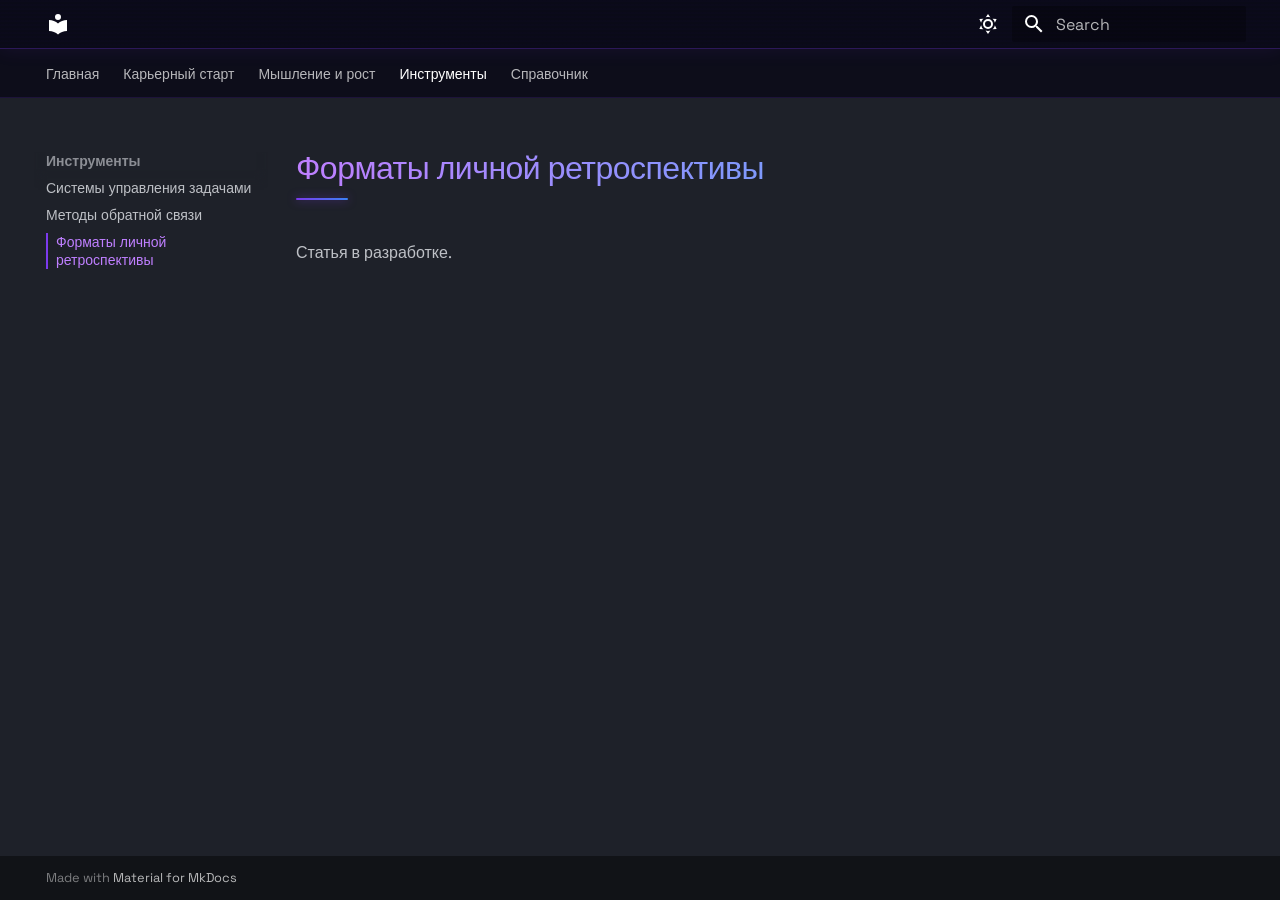
<file: tools/retrospective-formats/index.html>
<!doctype html>
<html lang="en" class="no-js">
  <head>
    
      <meta charset="utf-8">
      <meta name="viewport" content="width=device-width,initial-scale=1">
      
        <meta name="description" content="Technical Writing Documentation">
      
      
        <meta name="author" content="Your Name">
      
      
      
        <link rel="prev" href="../feedback-methods/">
      
      
        <link rel="next" href="../../reference/glossary/">
      
      
        
      
      
      <link rel="icon" href="../../assets/images/favicon.png">
      <meta name="generator" content="mkdocs-1.6.1, mkdocs-material-9.7.6">
    
    
      
        <title>Форматы личной ретроспективы - TW_DOCS</title>
      
    
    
      <link rel="stylesheet" href="../../assets/stylesheets/main.484c7ddc.min.css">
      
        
        <link rel="stylesheet" href="../../assets/stylesheets/palette.ab4e12ef.min.css">
      
      


    
    
      
    
    
      
        
        
        <link rel="preconnect" href="https://fonts.gstatic.com" crossorigin>
        <link rel="stylesheet" href="https://fonts.googleapis.com/css?family=Space+Grotesk:300,300i,400,400i,700,700i%7CFira+Code:400,400i,700,700i&display=fallback">
        <style>:root{--md-text-font:"Space Grotesk";--md-code-font:"Fira Code"}</style>
      
    
    
      <link rel="stylesheet" href="../../stylesheets/extra.css">
    
    <script>__md_scope=new URL("../..",location),__md_hash=e=>[...e].reduce(((e,_)=>(e<<5)-e+_.charCodeAt(0)),0),__md_get=(e,_=localStorage,t=__md_scope)=>JSON.parse(_.getItem(t.pathname+"."+e)),__md_set=(e,_,t=localStorage,a=__md_scope)=>{try{t.setItem(a.pathname+"."+e,JSON.stringify(_))}catch(e){}}</script>
    
      

    
    
  </head>
  
  
    
    
      
    
    
    
    
    <body dir="ltr" data-md-color-scheme="slate" data-md-color-primary="deep-purple" data-md-color-accent="blue">
  
    
    <input class="md-toggle" data-md-toggle="drawer" type="checkbox" id="__drawer" autocomplete="off">
    <input class="md-toggle" data-md-toggle="search" type="checkbox" id="__search" autocomplete="off">
    <label class="md-overlay" for="__drawer"></label>
    <div data-md-component="skip">
      
        
        <a href="#_1" class="md-skip">
          Skip to content
        </a>
      
    </div>
    <div data-md-component="announce">
      
    </div>
    
    
      

<header class="md-header" data-md-component="header">
  <nav class="md-header__inner md-grid" aria-label="Header">
    <a href="../.." title="TW_DOCS" class="md-header__button md-logo" aria-label="TW_DOCS" data-md-component="logo">
      
  
  <svg xmlns="http://www.w3.org/2000/svg" viewBox="0 0 24 24"><path d="M12 8a3 3 0 0 0 3-3 3 3 0 0 0-3-3 3 3 0 0 0-3 3 3 3 0 0 0 3 3m0 3.54C9.64 9.35 6.5 8 3 8v11c3.5 0 6.64 1.35 9 3.54 2.36-2.19 5.5-3.54 9-3.54V8c-3.5 0-6.64 1.35-9 3.54"/></svg>

    </a>
    <label class="md-header__button md-icon" for="__drawer">
      
      <svg xmlns="http://www.w3.org/2000/svg" viewBox="0 0 24 24"><path d="M3 6h18v2H3zm0 5h18v2H3zm0 5h18v2H3z"/></svg>
    </label>
    <div class="md-header__title" data-md-component="header-title">
      <div class="md-header__ellipsis">
        <div class="md-header__topic">
          <span class="md-ellipsis">
            TW_DOCS
          </span>
        </div>
        <div class="md-header__topic" data-md-component="header-topic">
          <span class="md-ellipsis">
            
              Форматы личной ретроспективы
            
          </span>
        </div>
      </div>
    </div>
    
      
        <form class="md-header__option" data-md-component="palette">
  
    
    
    
    <input class="md-option" data-md-color-media="" data-md-color-scheme="slate" data-md-color-primary="deep-purple" data-md-color-accent="blue"  aria-label="Switch to light mode"  type="radio" name="__palette" id="__palette_0">
    
      <label class="md-header__button md-icon" title="Switch to light mode" for="__palette_1" hidden>
        <svg xmlns="http://www.w3.org/2000/svg" viewBox="0 0 24 24"><path d="M12 7a5 5 0 0 1 5 5 5 5 0 0 1-5 5 5 5 0 0 1-5-5 5 5 0 0 1 5-5m0 2a3 3 0 0 0-3 3 3 3 0 0 0 3 3 3 3 0 0 0 3-3 3 3 0 0 0-3-3m0-7 2.39 3.42C13.65 5.15 12.84 5 12 5s-1.65.15-2.39.42zM3.34 7l4.16-.35A7.2 7.2 0 0 0 5.94 8.5c-.44.74-.69 1.5-.83 2.29zm.02 10 1.76-3.77a7.131 7.131 0 0 0 2.38 4.14zM20.65 7l-1.77 3.79a7.02 7.02 0 0 0-2.38-4.15zm-.01 10-4.14.36c.59-.51 1.12-1.14 1.54-1.86.42-.73.69-1.5.83-2.29zM12 22l-2.41-3.44c.74.27 1.55.44 2.41.44.82 0 1.63-.17 2.37-.44z"/></svg>
      </label>
    
  
    
    
    
    <input class="md-option" data-md-color-media="" data-md-color-scheme="default" data-md-color-primary="deep-purple" data-md-color-accent="blue"  aria-label="Switch to dark mode"  type="radio" name="__palette" id="__palette_1">
    
      <label class="md-header__button md-icon" title="Switch to dark mode" for="__palette_0" hidden>
        <svg xmlns="http://www.w3.org/2000/svg" viewBox="0 0 24 24"><path d="m17.75 4.09-2.53 1.94.91 3.06-2.63-1.81-2.63 1.81.91-3.06-2.53-1.94L12.44 4l1.06-3 1.06 3zm3.5 6.91-1.64 1.25.59 1.98-1.7-1.17-1.7 1.17.59-1.98L15.75 11l2.06-.05L18.5 9l.69 1.95zm-2.28 4.95c.83-.08 1.72 1.1 1.19 1.85-.32.45-.66.87-1.08 1.27C15.17 23 8.84 23 4.94 19.07c-3.91-3.9-3.91-10.24 0-14.14.4-.4.82-.76 1.27-1.08.75-.53 1.93.36 1.85 1.19-.27 2.86.69 5.83 2.89 8.02a9.96 9.96 0 0 0 8.02 2.89m-1.64 2.02a12.08 12.08 0 0 1-7.8-3.47c-2.17-2.19-3.33-5-3.49-7.82-2.81 3.14-2.7 7.96.31 10.98 3.02 3.01 7.84 3.12 10.98.31"/></svg>
      </label>
    
  
</form>
      
    
    
      <script>var palette=__md_get("__palette");if(palette&&palette.color){if("(prefers-color-scheme)"===palette.color.media){var media=matchMedia("(prefers-color-scheme: light)"),input=document.querySelector(media.matches?"[data-md-color-media='(prefers-color-scheme: light)']":"[data-md-color-media='(prefers-color-scheme: dark)']");palette.color.media=input.getAttribute("data-md-color-media"),palette.color.scheme=input.getAttribute("data-md-color-scheme"),palette.color.primary=input.getAttribute("data-md-color-primary"),palette.color.accent=input.getAttribute("data-md-color-accent")}for(var[key,value]of Object.entries(palette.color))document.body.setAttribute("data-md-color-"+key,value)}</script>
    
    
    
      
      
        <label class="md-header__button md-icon" for="__search">
          
          <svg xmlns="http://www.w3.org/2000/svg" viewBox="0 0 24 24"><path d="M9.5 3A6.5 6.5 0 0 1 16 9.5c0 1.61-.59 3.09-1.56 4.23l.27.27h.79l5 5-1.5 1.5-5-5v-.79l-.27-.27A6.52 6.52 0 0 1 9.5 16 6.5 6.5 0 0 1 3 9.5 6.5 6.5 0 0 1 9.5 3m0 2C7 5 5 7 5 9.5S7 14 9.5 14 14 12 14 9.5 12 5 9.5 5"/></svg>
        </label>
        <div class="md-search" data-md-component="search" role="dialog">
  <label class="md-search__overlay" for="__search"></label>
  <div class="md-search__inner" role="search">
    <form class="md-search__form" name="search">
      <input type="text" class="md-search__input" name="query" aria-label="Search" placeholder="Search" autocapitalize="off" autocorrect="off" autocomplete="off" spellcheck="false" data-md-component="search-query" required>
      <label class="md-search__icon md-icon" for="__search">
        
        <svg xmlns="http://www.w3.org/2000/svg" viewBox="0 0 24 24"><path d="M9.5 3A6.5 6.5 0 0 1 16 9.5c0 1.61-.59 3.09-1.56 4.23l.27.27h.79l5 5-1.5 1.5-5-5v-.79l-.27-.27A6.52 6.52 0 0 1 9.5 16 6.5 6.5 0 0 1 3 9.5 6.5 6.5 0 0 1 9.5 3m0 2C7 5 5 7 5 9.5S7 14 9.5 14 14 12 14 9.5 12 5 9.5 5"/></svg>
        
        <svg xmlns="http://www.w3.org/2000/svg" viewBox="0 0 24 24"><path d="M20 11v2H8l5.5 5.5-1.42 1.42L4.16 12l7.92-7.92L13.5 5.5 8 11z"/></svg>
      </label>
      <nav class="md-search__options" aria-label="Search">
        
        <button type="reset" class="md-search__icon md-icon" title="Clear" aria-label="Clear" tabindex="-1">
          
          <svg xmlns="http://www.w3.org/2000/svg" viewBox="0 0 24 24"><path d="M19 6.41 17.59 5 12 10.59 6.41 5 5 6.41 10.59 12 5 17.59 6.41 19 12 13.41 17.59 19 19 17.59 13.41 12z"/></svg>
        </button>
      </nav>
      
        <div class="md-search__suggest" data-md-component="search-suggest"></div>
      
    </form>
    <div class="md-search__output">
      <div class="md-search__scrollwrap" tabindex="0" data-md-scrollfix>
        <div class="md-search-result" data-md-component="search-result">
          <div class="md-search-result__meta">
            Initializing search
          </div>
          <ol class="md-search-result__list" role="presentation"></ol>
        </div>
      </div>
    </div>
  </div>
</div>
      
    
    
  </nav>
  
</header>
    
    <div class="md-container" data-md-component="container">
      
      
        
          
            
<nav class="md-tabs" aria-label="Tabs" data-md-component="tabs">
  <div class="md-grid">
    <ul class="md-tabs__list">
      
        
  
  
  
  
    <li class="md-tabs__item">
      <a href="../.." class="md-tabs__link">
        
  
  
    
  
  Главная

      </a>
    </li>
  

      
        
  
  
  
  
    
    
      <li class="md-tabs__item">
        <a href="../../career/enter-it/" class="md-tabs__link">
          
  
  
  Карьерный старт

        </a>
      </li>
    
  

      
        
  
  
  
  
    
    
      <li class="md-tabs__item">
        <a href="../../mindset/work-as-therapy/" class="md-tabs__link">
          
  
  
  Мышление и рост

        </a>
      </li>
    
  

      
        
  
  
  
    
  
  
    
    
      <li class="md-tabs__item md-tabs__item--active">
        <a href="../task-management/" class="md-tabs__link">
          
  
  
  Инструменты

        </a>
      </li>
    
  

      
        
  
  
  
  
    
    
      <li class="md-tabs__item">
        <a href="../../reference/glossary/" class="md-tabs__link">
          
  
  
  Справочник

        </a>
      </li>
    
  

      
    </ul>
  </div>
</nav>
          
        
      
      <main class="md-main" data-md-component="main">
        <div class="md-main__inner md-grid">
          
            
              
              <div class="md-sidebar md-sidebar--primary" data-md-component="sidebar" data-md-type="navigation" >
                <div class="md-sidebar__scrollwrap">
                  <div class="md-sidebar__inner">
                    


  


<nav class="md-nav md-nav--primary md-nav--lifted" aria-label="Navigation" data-md-level="0">
  <label class="md-nav__title" for="__drawer">
    <a href="../.." title="TW_DOCS" class="md-nav__button md-logo" aria-label="TW_DOCS" data-md-component="logo">
      
  
  <svg xmlns="http://www.w3.org/2000/svg" viewBox="0 0 24 24"><path d="M12 8a3 3 0 0 0 3-3 3 3 0 0 0-3-3 3 3 0 0 0-3 3 3 3 0 0 0 3 3m0 3.54C9.64 9.35 6.5 8 3 8v11c3.5 0 6.64 1.35 9 3.54 2.36-2.19 5.5-3.54 9-3.54V8c-3.5 0-6.64 1.35-9 3.54"/></svg>

    </a>
    TW_DOCS
  </label>
  
  <ul class="md-nav__list" data-md-scrollfix>
    
      
      
  
  
  
  
    <li class="md-nav__item">
      <a href="../.." class="md-nav__link">
        
  
  
  <span class="md-ellipsis">
    
  
    Главная
  

    
  </span>
  
  

      </a>
    </li>
  

    
      
      
  
  
  
  
    
    
    
    
      
      
        
      
    
    
    <li class="md-nav__item md-nav__item--nested">
      
        
        
        <input class="md-nav__toggle md-toggle " type="checkbox" id="__nav_2" >
        
          
          <label class="md-nav__link" for="__nav_2" id="__nav_2_label" tabindex="0">
            
  
  
  <span class="md-ellipsis">
    
  
    Карьерный старт
  

    
  </span>
  
  

            <span class="md-nav__icon md-icon"></span>
          </label>
        
        <nav class="md-nav" data-md-level="1" aria-labelledby="__nav_2_label" aria-expanded="false">
          <label class="md-nav__title" for="__nav_2">
            <span class="md-nav__icon md-icon"></span>
            
  
    Карьерный старт
  

          </label>
          <ul class="md-nav__list" data-md-scrollfix>
            
              
                
  
  
  
  
    <li class="md-nav__item">
      <a href="../../career/enter-it/" class="md-nav__link">
        
  
  
  <span class="md-ellipsis">
    
  
    Войти в IT без технического образования
  

    
  </span>
  
  

      </a>
    </li>
  

              
            
              
                
  
  
  
  
    <li class="md-nav__item">
      <a href="../../career/find-internship/" class="md-nav__link">
        
  
  
  <span class="md-ellipsis">
    
  
    Найти первую стажировку
  

    
  </span>
  
  

      </a>
    </li>
  

              
            
              
                
  
  
  
  
    <li class="md-nav__item">
      <a href="../../career/build-portfolio/" class="md-nav__link">
        
  
  
  <span class="md-ellipsis">
    
  
    Собрать портфолио с нуля
  

    
  </span>
  
  

      </a>
    </li>
  

              
            
              
                
  
  
  
  
    <li class="md-nav__item">
      <a href="../../career/probation/" class="md-nav__link">
        
  
  
  <span class="md-ellipsis">
    
  
    Пройти испытательный срок
  

    
  </span>
  
  

      </a>
    </li>
  

              
            
          </ul>
        </nav>
      
    </li>
  

    
      
      
  
  
  
  
    
    
    
    
      
      
        
      
    
    
    <li class="md-nav__item md-nav__item--nested">
      
        
        
        <input class="md-nav__toggle md-toggle " type="checkbox" id="__nav_3" >
        
          
          <label class="md-nav__link" for="__nav_3" id="__nav_3_label" tabindex="0">
            
  
  
  <span class="md-ellipsis">
    
  
    Мышление и рост
  

    
  </span>
  
  

            <span class="md-nav__icon md-icon"></span>
          </label>
        
        <nav class="md-nav" data-md-level="1" aria-labelledby="__nav_3_label" aria-expanded="false">
          <label class="md-nav__title" for="__nav_3">
            <span class="md-nav__icon md-icon"></span>
            
  
    Мышление и рост
  

          </label>
          <ul class="md-nav__list" data-md-scrollfix>
            
              
                
  
  
  
  
    <li class="md-nav__item">
      <a href="../../mindset/work-as-therapy/" class="md-nav__link">
        
  
  
  <span class="md-ellipsis">
    
  
    Работа как терапия
  

    
  </span>
  
  

      </a>
    </li>
  

              
            
              
                
  
  
  
  
    <li class="md-nav__item">
      <a href="../../mindset/anxiety-decomposition/" class="md-nav__link">
        
  
  
  <span class="md-ellipsis">
    
  
    Декомпозиция тревоги
  

    
  </span>
  
  

      </a>
    </li>
  

              
            
              
                
  
  
  
  
    <li class="md-nav__item">
      <a href="../../mindset/impostor-syndrome/" class="md-nav__link">
        
  
  
  <span class="md-ellipsis">
    
  
    Синдром самозванца на старте
  

    
  </span>
  
  

      </a>
    </li>
  

              
            
          </ul>
        </nav>
      
    </li>
  

    
      
      
  
  
    
  
  
  
    
    
    
    
      
        
        
      
      
        
      
    
    
    <li class="md-nav__item md-nav__item--active md-nav__item--section md-nav__item--nested">
      
        
        
        <input class="md-nav__toggle md-toggle " type="checkbox" id="__nav_4" checked>
        
          
          <label class="md-nav__link" for="__nav_4" id="__nav_4_label" tabindex="">
            
  
  
  <span class="md-ellipsis">
    
  
    Инструменты
  

    
  </span>
  
  

            <span class="md-nav__icon md-icon"></span>
          </label>
        
        <nav class="md-nav" data-md-level="1" aria-labelledby="__nav_4_label" aria-expanded="true">
          <label class="md-nav__title" for="__nav_4">
            <span class="md-nav__icon md-icon"></span>
            
  
    Инструменты
  

          </label>
          <ul class="md-nav__list" data-md-scrollfix>
            
              
                
  
  
  
  
    <li class="md-nav__item">
      <a href="../task-management/" class="md-nav__link">
        
  
  
  <span class="md-ellipsis">
    
  
    Системы управления задачами
  

    
  </span>
  
  

      </a>
    </li>
  

              
            
              
                
  
  
  
  
    <li class="md-nav__item">
      <a href="../feedback-methods/" class="md-nav__link">
        
  
  
  <span class="md-ellipsis">
    
  
    Методы обратной связи
  

    
  </span>
  
  

      </a>
    </li>
  

              
            
              
                
  
  
    
  
  
  
    <li class="md-nav__item md-nav__item--active">
      
      <input class="md-nav__toggle md-toggle" type="checkbox" id="__toc">
      
      
        
      
      
      <a href="./" class="md-nav__link md-nav__link--active">
        
  
  
  <span class="md-ellipsis">
    
  
    Форматы личной ретроспективы
  

    
  </span>
  
  

      </a>
      
    </li>
  

              
            
          </ul>
        </nav>
      
    </li>
  

    
      
      
  
  
  
  
    
    
    
    
      
      
        
      
    
    
    <li class="md-nav__item md-nav__item--nested">
      
        
        
        <input class="md-nav__toggle md-toggle " type="checkbox" id="__nav_5" >
        
          
          <label class="md-nav__link" for="__nav_5" id="__nav_5_label" tabindex="0">
            
  
  
  <span class="md-ellipsis">
    
  
    Справочник
  

    
  </span>
  
  

            <span class="md-nav__icon md-icon"></span>
          </label>
        
        <nav class="md-nav" data-md-level="1" aria-labelledby="__nav_5_label" aria-expanded="false">
          <label class="md-nav__title" for="__nav_5">
            <span class="md-nav__icon md-icon"></span>
            
  
    Справочник
  

          </label>
          <ul class="md-nav__list" data-md-scrollfix>
            
              
                
  
  
  
  
    <li class="md-nav__item">
      <a href="../../reference/glossary/" class="md-nav__link">
        
  
  
  <span class="md-ellipsis">
    
  
    Глоссарий карьерного старта
  

    
  </span>
  
  

      </a>
    </li>
  

              
            
              
                
  
  
  
  
    <li class="md-nav__item">
      <a href="../../reference/resources/" class="md-nav__link">
        
  
  
  <span class="md-ellipsis">
    
  
    Список ресурсов
  

    
  </span>
  
  

      </a>
    </li>
  

              
            
          </ul>
        </nav>
      
    </li>
  

    
  </ul>
</nav>
                  </div>
                </div>
              </div>
            
            
              
              <div class="md-sidebar md-sidebar--secondary" data-md-component="sidebar" data-md-type="toc" >
                <div class="md-sidebar__scrollwrap">
                  <div class="md-sidebar__inner">
                    

<nav class="md-nav md-nav--secondary" aria-label="Table of contents">
  
  
  
    
  
  
</nav>
                  </div>
                </div>
              </div>
            
          
          
            <div class="md-content" data-md-component="content">
              
              <article class="md-content__inner md-typeset">
                
                  



<h1 id="_1">Форматы личной ретроспективы</h1>
<p>Статья в разработке.</p>












                
              </article>
            </div>
          
          
<script>var target=document.getElementById(location.hash.slice(1));target&&target.name&&(target.checked=target.name.startsWith("__tabbed_"))</script>
        </div>
        
          <button type="button" class="md-top md-icon" data-md-component="top" hidden>
  
  <svg xmlns="http://www.w3.org/2000/svg" viewBox="0 0 24 24"><path d="M13 20h-2V8l-5.5 5.5-1.42-1.42L12 4.16l7.92 7.92-1.42 1.42L13 8z"/></svg>
  Back to top
</button>
        
      </main>
      
        <footer class="md-footer">
  
  <div class="md-footer-meta md-typeset">
    <div class="md-footer-meta__inner md-grid">
      <div class="md-copyright">
  
  
    Made with
    <a href="https://squidfunk.github.io/mkdocs-material/" target="_blank" rel="noopener">
      Material for MkDocs
    </a>
  
</div>
      
    </div>
  </div>
</footer>
      
    </div>
    <div class="md-dialog" data-md-component="dialog">
      <div class="md-dialog__inner md-typeset"></div>
    </div>
    
    
    
      
      
      <script id="__config" type="application/json">{"annotate": null, "base": "../..", "features": ["navigation.tabs", "navigation.sections", "navigation.top", "search.suggest", "search.highlight", "content.code.copy", "content.code.annotate"], "search": "../../assets/javascripts/workers/search.2c215733.min.js", "tags": null, "translations": {"clipboard.copied": "Copied to clipboard", "clipboard.copy": "Copy to clipboard", "search.result.more.one": "1 more on this page", "search.result.more.other": "# more on this page", "search.result.none": "No matching documents", "search.result.one": "1 matching document", "search.result.other": "# matching documents", "search.result.placeholder": "Type to start searching", "search.result.term.missing": "Missing", "select.version": "Select version"}, "version": null}</script>
    
    
      <script src="../../assets/javascripts/bundle.79ae519e.min.js"></script>
      
    
  </body>
</html>
</file>
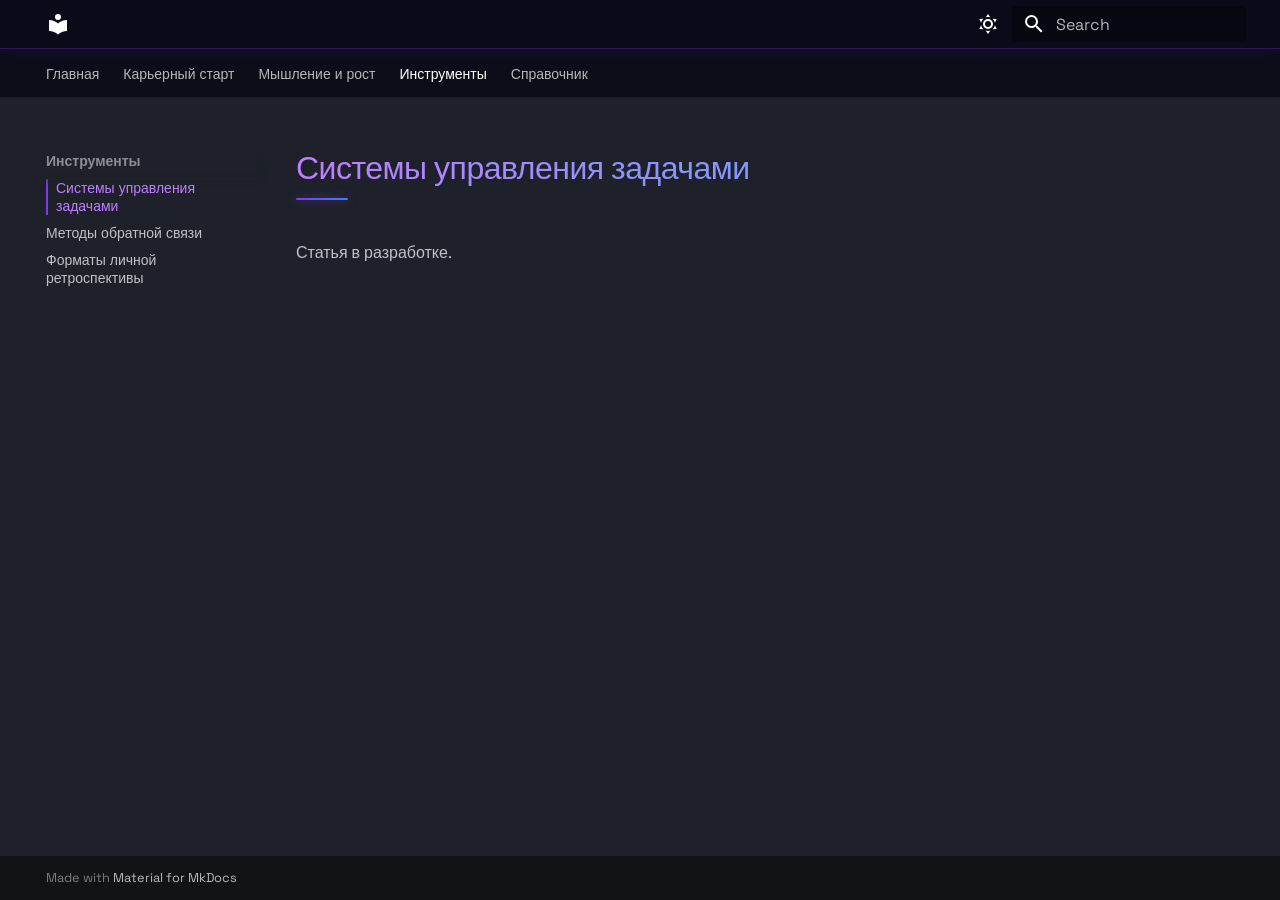
<file: tools/task-management/index.html>
<!doctype html>
<html lang="en" class="no-js">
  <head>
    
      <meta charset="utf-8">
      <meta name="viewport" content="width=device-width,initial-scale=1">
      
        <meta name="description" content="Technical Writing Documentation">
      
      
        <meta name="author" content="Your Name">
      
      
      
        <link rel="prev" href="../../mindset/impostor-syndrome/">
      
      
        <link rel="next" href="../feedback-methods/">
      
      
        
      
      
      <link rel="icon" href="../../assets/images/favicon.png">
      <meta name="generator" content="mkdocs-1.6.1, mkdocs-material-9.7.6">
    
    
      
        <title>Системы управления задачами - TW_DOCS</title>
      
    
    
      <link rel="stylesheet" href="../../assets/stylesheets/main.484c7ddc.min.css">
      
        
        <link rel="stylesheet" href="../../assets/stylesheets/palette.ab4e12ef.min.css">
      
      


    
    
      
    
    
      
        
        
        <link rel="preconnect" href="https://fonts.gstatic.com" crossorigin>
        <link rel="stylesheet" href="https://fonts.googleapis.com/css?family=Space+Grotesk:300,300i,400,400i,700,700i%7CFira+Code:400,400i,700,700i&display=fallback">
        <style>:root{--md-text-font:"Space Grotesk";--md-code-font:"Fira Code"}</style>
      
    
    
      <link rel="stylesheet" href="../../stylesheets/extra.css">
    
    <script>__md_scope=new URL("../..",location),__md_hash=e=>[...e].reduce(((e,_)=>(e<<5)-e+_.charCodeAt(0)),0),__md_get=(e,_=localStorage,t=__md_scope)=>JSON.parse(_.getItem(t.pathname+"."+e)),__md_set=(e,_,t=localStorage,a=__md_scope)=>{try{t.setItem(a.pathname+"."+e,JSON.stringify(_))}catch(e){}}</script>
    
      

    
    
  </head>
  
  
    
    
      
    
    
    
    
    <body dir="ltr" data-md-color-scheme="slate" data-md-color-primary="deep-purple" data-md-color-accent="blue">
  
    
    <input class="md-toggle" data-md-toggle="drawer" type="checkbox" id="__drawer" autocomplete="off">
    <input class="md-toggle" data-md-toggle="search" type="checkbox" id="__search" autocomplete="off">
    <label class="md-overlay" for="__drawer"></label>
    <div data-md-component="skip">
      
        
        <a href="#_1" class="md-skip">
          Skip to content
        </a>
      
    </div>
    <div data-md-component="announce">
      
    </div>
    
    
      

<header class="md-header" data-md-component="header">
  <nav class="md-header__inner md-grid" aria-label="Header">
    <a href="../.." title="TW_DOCS" class="md-header__button md-logo" aria-label="TW_DOCS" data-md-component="logo">
      
  
  <svg xmlns="http://www.w3.org/2000/svg" viewBox="0 0 24 24"><path d="M12 8a3 3 0 0 0 3-3 3 3 0 0 0-3-3 3 3 0 0 0-3 3 3 3 0 0 0 3 3m0 3.54C9.64 9.35 6.5 8 3 8v11c3.5 0 6.64 1.35 9 3.54 2.36-2.19 5.5-3.54 9-3.54V8c-3.5 0-6.64 1.35-9 3.54"/></svg>

    </a>
    <label class="md-header__button md-icon" for="__drawer">
      
      <svg xmlns="http://www.w3.org/2000/svg" viewBox="0 0 24 24"><path d="M3 6h18v2H3zm0 5h18v2H3zm0 5h18v2H3z"/></svg>
    </label>
    <div class="md-header__title" data-md-component="header-title">
      <div class="md-header__ellipsis">
        <div class="md-header__topic">
          <span class="md-ellipsis">
            TW_DOCS
          </span>
        </div>
        <div class="md-header__topic" data-md-component="header-topic">
          <span class="md-ellipsis">
            
              Системы управления задачами
            
          </span>
        </div>
      </div>
    </div>
    
      
        <form class="md-header__option" data-md-component="palette">
  
    
    
    
    <input class="md-option" data-md-color-media="" data-md-color-scheme="slate" data-md-color-primary="deep-purple" data-md-color-accent="blue"  aria-label="Switch to light mode"  type="radio" name="__palette" id="__palette_0">
    
      <label class="md-header__button md-icon" title="Switch to light mode" for="__palette_1" hidden>
        <svg xmlns="http://www.w3.org/2000/svg" viewBox="0 0 24 24"><path d="M12 7a5 5 0 0 1 5 5 5 5 0 0 1-5 5 5 5 0 0 1-5-5 5 5 0 0 1 5-5m0 2a3 3 0 0 0-3 3 3 3 0 0 0 3 3 3 3 0 0 0 3-3 3 3 0 0 0-3-3m0-7 2.39 3.42C13.65 5.15 12.84 5 12 5s-1.65.15-2.39.42zM3.34 7l4.16-.35A7.2 7.2 0 0 0 5.94 8.5c-.44.74-.69 1.5-.83 2.29zm.02 10 1.76-3.77a7.131 7.131 0 0 0 2.38 4.14zM20.65 7l-1.77 3.79a7.02 7.02 0 0 0-2.38-4.15zm-.01 10-4.14.36c.59-.51 1.12-1.14 1.54-1.86.42-.73.69-1.5.83-2.29zM12 22l-2.41-3.44c.74.27 1.55.44 2.41.44.82 0 1.63-.17 2.37-.44z"/></svg>
      </label>
    
  
    
    
    
    <input class="md-option" data-md-color-media="" data-md-color-scheme="default" data-md-color-primary="deep-purple" data-md-color-accent="blue"  aria-label="Switch to dark mode"  type="radio" name="__palette" id="__palette_1">
    
      <label class="md-header__button md-icon" title="Switch to dark mode" for="__palette_0" hidden>
        <svg xmlns="http://www.w3.org/2000/svg" viewBox="0 0 24 24"><path d="m17.75 4.09-2.53 1.94.91 3.06-2.63-1.81-2.63 1.81.91-3.06-2.53-1.94L12.44 4l1.06-3 1.06 3zm3.5 6.91-1.64 1.25.59 1.98-1.7-1.17-1.7 1.17.59-1.98L15.75 11l2.06-.05L18.5 9l.69 1.95zm-2.28 4.95c.83-.08 1.72 1.1 1.19 1.85-.32.45-.66.87-1.08 1.27C15.17 23 8.84 23 4.94 19.07c-3.91-3.9-3.91-10.24 0-14.14.4-.4.82-.76 1.27-1.08.75-.53 1.93.36 1.85 1.19-.27 2.86.69 5.83 2.89 8.02a9.96 9.96 0 0 0 8.02 2.89m-1.64 2.02a12.08 12.08 0 0 1-7.8-3.47c-2.17-2.19-3.33-5-3.49-7.82-2.81 3.14-2.7 7.96.31 10.98 3.02 3.01 7.84 3.12 10.98.31"/></svg>
      </label>
    
  
</form>
      
    
    
      <script>var palette=__md_get("__palette");if(palette&&palette.color){if("(prefers-color-scheme)"===palette.color.media){var media=matchMedia("(prefers-color-scheme: light)"),input=document.querySelector(media.matches?"[data-md-color-media='(prefers-color-scheme: light)']":"[data-md-color-media='(prefers-color-scheme: dark)']");palette.color.media=input.getAttribute("data-md-color-media"),palette.color.scheme=input.getAttribute("data-md-color-scheme"),palette.color.primary=input.getAttribute("data-md-color-primary"),palette.color.accent=input.getAttribute("data-md-color-accent")}for(var[key,value]of Object.entries(palette.color))document.body.setAttribute("data-md-color-"+key,value)}</script>
    
    
    
      
      
        <label class="md-header__button md-icon" for="__search">
          
          <svg xmlns="http://www.w3.org/2000/svg" viewBox="0 0 24 24"><path d="M9.5 3A6.5 6.5 0 0 1 16 9.5c0 1.61-.59 3.09-1.56 4.23l.27.27h.79l5 5-1.5 1.5-5-5v-.79l-.27-.27A6.52 6.52 0 0 1 9.5 16 6.5 6.5 0 0 1 3 9.5 6.5 6.5 0 0 1 9.5 3m0 2C7 5 5 7 5 9.5S7 14 9.5 14 14 12 14 9.5 12 5 9.5 5"/></svg>
        </label>
        <div class="md-search" data-md-component="search" role="dialog">
  <label class="md-search__overlay" for="__search"></label>
  <div class="md-search__inner" role="search">
    <form class="md-search__form" name="search">
      <input type="text" class="md-search__input" name="query" aria-label="Search" placeholder="Search" autocapitalize="off" autocorrect="off" autocomplete="off" spellcheck="false" data-md-component="search-query" required>
      <label class="md-search__icon md-icon" for="__search">
        
        <svg xmlns="http://www.w3.org/2000/svg" viewBox="0 0 24 24"><path d="M9.5 3A6.5 6.5 0 0 1 16 9.5c0 1.61-.59 3.09-1.56 4.23l.27.27h.79l5 5-1.5 1.5-5-5v-.79l-.27-.27A6.52 6.52 0 0 1 9.5 16 6.5 6.5 0 0 1 3 9.5 6.5 6.5 0 0 1 9.5 3m0 2C7 5 5 7 5 9.5S7 14 9.5 14 14 12 14 9.5 12 5 9.5 5"/></svg>
        
        <svg xmlns="http://www.w3.org/2000/svg" viewBox="0 0 24 24"><path d="M20 11v2H8l5.5 5.5-1.42 1.42L4.16 12l7.92-7.92L13.5 5.5 8 11z"/></svg>
      </label>
      <nav class="md-search__options" aria-label="Search">
        
        <button type="reset" class="md-search__icon md-icon" title="Clear" aria-label="Clear" tabindex="-1">
          
          <svg xmlns="http://www.w3.org/2000/svg" viewBox="0 0 24 24"><path d="M19 6.41 17.59 5 12 10.59 6.41 5 5 6.41 10.59 12 5 17.59 6.41 19 12 13.41 17.59 19 19 17.59 13.41 12z"/></svg>
        </button>
      </nav>
      
        <div class="md-search__suggest" data-md-component="search-suggest"></div>
      
    </form>
    <div class="md-search__output">
      <div class="md-search__scrollwrap" tabindex="0" data-md-scrollfix>
        <div class="md-search-result" data-md-component="search-result">
          <div class="md-search-result__meta">
            Initializing search
          </div>
          <ol class="md-search-result__list" role="presentation"></ol>
        </div>
      </div>
    </div>
  </div>
</div>
      
    
    
  </nav>
  
</header>
    
    <div class="md-container" data-md-component="container">
      
      
        
          
            
<nav class="md-tabs" aria-label="Tabs" data-md-component="tabs">
  <div class="md-grid">
    <ul class="md-tabs__list">
      
        
  
  
  
  
    <li class="md-tabs__item">
      <a href="../.." class="md-tabs__link">
        
  
  
    
  
  Главная

      </a>
    </li>
  

      
        
  
  
  
  
    
    
      <li class="md-tabs__item">
        <a href="../../career/enter-it/" class="md-tabs__link">
          
  
  
  Карьерный старт

        </a>
      </li>
    
  

      
        
  
  
  
  
    
    
      <li class="md-tabs__item">
        <a href="../../mindset/work-as-therapy/" class="md-tabs__link">
          
  
  
  Мышление и рост

        </a>
      </li>
    
  

      
        
  
  
  
    
  
  
    
    
      <li class="md-tabs__item md-tabs__item--active">
        <a href="./" class="md-tabs__link">
          
  
  
  Инструменты

        </a>
      </li>
    
  

      
        
  
  
  
  
    
    
      <li class="md-tabs__item">
        <a href="../../reference/glossary/" class="md-tabs__link">
          
  
  
  Справочник

        </a>
      </li>
    
  

      
    </ul>
  </div>
</nav>
          
        
      
      <main class="md-main" data-md-component="main">
        <div class="md-main__inner md-grid">
          
            
              
              <div class="md-sidebar md-sidebar--primary" data-md-component="sidebar" data-md-type="navigation" >
                <div class="md-sidebar__scrollwrap">
                  <div class="md-sidebar__inner">
                    


  


<nav class="md-nav md-nav--primary md-nav--lifted" aria-label="Navigation" data-md-level="0">
  <label class="md-nav__title" for="__drawer">
    <a href="../.." title="TW_DOCS" class="md-nav__button md-logo" aria-label="TW_DOCS" data-md-component="logo">
      
  
  <svg xmlns="http://www.w3.org/2000/svg" viewBox="0 0 24 24"><path d="M12 8a3 3 0 0 0 3-3 3 3 0 0 0-3-3 3 3 0 0 0-3 3 3 3 0 0 0 3 3m0 3.54C9.64 9.35 6.5 8 3 8v11c3.5 0 6.64 1.35 9 3.54 2.36-2.19 5.5-3.54 9-3.54V8c-3.5 0-6.64 1.35-9 3.54"/></svg>

    </a>
    TW_DOCS
  </label>
  
  <ul class="md-nav__list" data-md-scrollfix>
    
      
      
  
  
  
  
    <li class="md-nav__item">
      <a href="../.." class="md-nav__link">
        
  
  
  <span class="md-ellipsis">
    
  
    Главная
  

    
  </span>
  
  

      </a>
    </li>
  

    
      
      
  
  
  
  
    
    
    
    
      
      
        
      
    
    
    <li class="md-nav__item md-nav__item--nested">
      
        
        
        <input class="md-nav__toggle md-toggle " type="checkbox" id="__nav_2" >
        
          
          <label class="md-nav__link" for="__nav_2" id="__nav_2_label" tabindex="0">
            
  
  
  <span class="md-ellipsis">
    
  
    Карьерный старт
  

    
  </span>
  
  

            <span class="md-nav__icon md-icon"></span>
          </label>
        
        <nav class="md-nav" data-md-level="1" aria-labelledby="__nav_2_label" aria-expanded="false">
          <label class="md-nav__title" for="__nav_2">
            <span class="md-nav__icon md-icon"></span>
            
  
    Карьерный старт
  

          </label>
          <ul class="md-nav__list" data-md-scrollfix>
            
              
                
  
  
  
  
    <li class="md-nav__item">
      <a href="../../career/enter-it/" class="md-nav__link">
        
  
  
  <span class="md-ellipsis">
    
  
    Войти в IT без технического образования
  

    
  </span>
  
  

      </a>
    </li>
  

              
            
              
                
  
  
  
  
    <li class="md-nav__item">
      <a href="../../career/find-internship/" class="md-nav__link">
        
  
  
  <span class="md-ellipsis">
    
  
    Найти первую стажировку
  

    
  </span>
  
  

      </a>
    </li>
  

              
            
              
                
  
  
  
  
    <li class="md-nav__item">
      <a href="../../career/build-portfolio/" class="md-nav__link">
        
  
  
  <span class="md-ellipsis">
    
  
    Собрать портфолио с нуля
  

    
  </span>
  
  

      </a>
    </li>
  

              
            
              
                
  
  
  
  
    <li class="md-nav__item">
      <a href="../../career/probation/" class="md-nav__link">
        
  
  
  <span class="md-ellipsis">
    
  
    Пройти испытательный срок
  

    
  </span>
  
  

      </a>
    </li>
  

              
            
          </ul>
        </nav>
      
    </li>
  

    
      
      
  
  
  
  
    
    
    
    
      
      
        
      
    
    
    <li class="md-nav__item md-nav__item--nested">
      
        
        
        <input class="md-nav__toggle md-toggle " type="checkbox" id="__nav_3" >
        
          
          <label class="md-nav__link" for="__nav_3" id="__nav_3_label" tabindex="0">
            
  
  
  <span class="md-ellipsis">
    
  
    Мышление и рост
  

    
  </span>
  
  

            <span class="md-nav__icon md-icon"></span>
          </label>
        
        <nav class="md-nav" data-md-level="1" aria-labelledby="__nav_3_label" aria-expanded="false">
          <label class="md-nav__title" for="__nav_3">
            <span class="md-nav__icon md-icon"></span>
            
  
    Мышление и рост
  

          </label>
          <ul class="md-nav__list" data-md-scrollfix>
            
              
                
  
  
  
  
    <li class="md-nav__item">
      <a href="../../mindset/work-as-therapy/" class="md-nav__link">
        
  
  
  <span class="md-ellipsis">
    
  
    Работа как терапия
  

    
  </span>
  
  

      </a>
    </li>
  

              
            
              
                
  
  
  
  
    <li class="md-nav__item">
      <a href="../../mindset/anxiety-decomposition/" class="md-nav__link">
        
  
  
  <span class="md-ellipsis">
    
  
    Декомпозиция тревоги
  

    
  </span>
  
  

      </a>
    </li>
  

              
            
              
                
  
  
  
  
    <li class="md-nav__item">
      <a href="../../mindset/impostor-syndrome/" class="md-nav__link">
        
  
  
  <span class="md-ellipsis">
    
  
    Синдром самозванца на старте
  

    
  </span>
  
  

      </a>
    </li>
  

              
            
          </ul>
        </nav>
      
    </li>
  

    
      
      
  
  
    
  
  
  
    
    
    
    
      
        
        
      
      
        
      
    
    
    <li class="md-nav__item md-nav__item--active md-nav__item--section md-nav__item--nested">
      
        
        
        <input class="md-nav__toggle md-toggle " type="checkbox" id="__nav_4" checked>
        
          
          <label class="md-nav__link" for="__nav_4" id="__nav_4_label" tabindex="">
            
  
  
  <span class="md-ellipsis">
    
  
    Инструменты
  

    
  </span>
  
  

            <span class="md-nav__icon md-icon"></span>
          </label>
        
        <nav class="md-nav" data-md-level="1" aria-labelledby="__nav_4_label" aria-expanded="true">
          <label class="md-nav__title" for="__nav_4">
            <span class="md-nav__icon md-icon"></span>
            
  
    Инструменты
  

          </label>
          <ul class="md-nav__list" data-md-scrollfix>
            
              
                
  
  
    
  
  
  
    <li class="md-nav__item md-nav__item--active">
      
      <input class="md-nav__toggle md-toggle" type="checkbox" id="__toc">
      
      
        
      
      
      <a href="./" class="md-nav__link md-nav__link--active">
        
  
  
  <span class="md-ellipsis">
    
  
    Системы управления задачами
  

    
  </span>
  
  

      </a>
      
    </li>
  

              
            
              
                
  
  
  
  
    <li class="md-nav__item">
      <a href="../feedback-methods/" class="md-nav__link">
        
  
  
  <span class="md-ellipsis">
    
  
    Методы обратной связи
  

    
  </span>
  
  

      </a>
    </li>
  

              
            
              
                
  
  
  
  
    <li class="md-nav__item">
      <a href="../retrospective-formats/" class="md-nav__link">
        
  
  
  <span class="md-ellipsis">
    
  
    Форматы личной ретроспективы
  

    
  </span>
  
  

      </a>
    </li>
  

              
            
          </ul>
        </nav>
      
    </li>
  

    
      
      
  
  
  
  
    
    
    
    
      
      
        
      
    
    
    <li class="md-nav__item md-nav__item--nested">
      
        
        
        <input class="md-nav__toggle md-toggle " type="checkbox" id="__nav_5" >
        
          
          <label class="md-nav__link" for="__nav_5" id="__nav_5_label" tabindex="0">
            
  
  
  <span class="md-ellipsis">
    
  
    Справочник
  

    
  </span>
  
  

            <span class="md-nav__icon md-icon"></span>
          </label>
        
        <nav class="md-nav" data-md-level="1" aria-labelledby="__nav_5_label" aria-expanded="false">
          <label class="md-nav__title" for="__nav_5">
            <span class="md-nav__icon md-icon"></span>
            
  
    Справочник
  

          </label>
          <ul class="md-nav__list" data-md-scrollfix>
            
              
                
  
  
  
  
    <li class="md-nav__item">
      <a href="../../reference/glossary/" class="md-nav__link">
        
  
  
  <span class="md-ellipsis">
    
  
    Глоссарий карьерного старта
  

    
  </span>
  
  

      </a>
    </li>
  

              
            
              
                
  
  
  
  
    <li class="md-nav__item">
      <a href="../../reference/resources/" class="md-nav__link">
        
  
  
  <span class="md-ellipsis">
    
  
    Список ресурсов
  

    
  </span>
  
  

      </a>
    </li>
  

              
            
          </ul>
        </nav>
      
    </li>
  

    
  </ul>
</nav>
                  </div>
                </div>
              </div>
            
            
              
              <div class="md-sidebar md-sidebar--secondary" data-md-component="sidebar" data-md-type="toc" >
                <div class="md-sidebar__scrollwrap">
                  <div class="md-sidebar__inner">
                    

<nav class="md-nav md-nav--secondary" aria-label="Table of contents">
  
  
  
    
  
  
</nav>
                  </div>
                </div>
              </div>
            
          
          
            <div class="md-content" data-md-component="content">
              
              <article class="md-content__inner md-typeset">
                
                  



<h1 id="_1">Системы управления задачами</h1>
<p>Статья в разработке.</p>












                
              </article>
            </div>
          
          
<script>var target=document.getElementById(location.hash.slice(1));target&&target.name&&(target.checked=target.name.startsWith("__tabbed_"))</script>
        </div>
        
          <button type="button" class="md-top md-icon" data-md-component="top" hidden>
  
  <svg xmlns="http://www.w3.org/2000/svg" viewBox="0 0 24 24"><path d="M13 20h-2V8l-5.5 5.5-1.42-1.42L12 4.16l7.92 7.92-1.42 1.42L13 8z"/></svg>
  Back to top
</button>
        
      </main>
      
        <footer class="md-footer">
  
  <div class="md-footer-meta md-typeset">
    <div class="md-footer-meta__inner md-grid">
      <div class="md-copyright">
  
  
    Made with
    <a href="https://squidfunk.github.io/mkdocs-material/" target="_blank" rel="noopener">
      Material for MkDocs
    </a>
  
</div>
      
    </div>
  </div>
</footer>
      
    </div>
    <div class="md-dialog" data-md-component="dialog">
      <div class="md-dialog__inner md-typeset"></div>
    </div>
    
    
    
      
      
      <script id="__config" type="application/json">{"annotate": null, "base": "../..", "features": ["navigation.tabs", "navigation.sections", "navigation.top", "search.suggest", "search.highlight", "content.code.copy", "content.code.annotate"], "search": "../../assets/javascripts/workers/search.2c215733.min.js", "tags": null, "translations": {"clipboard.copied": "Copied to clipboard", "clipboard.copy": "Copy to clipboard", "search.result.more.one": "1 more on this page", "search.result.more.other": "# more on this page", "search.result.none": "No matching documents", "search.result.one": "1 matching document", "search.result.other": "# matching documents", "search.result.placeholder": "Type to start searching", "search.result.term.missing": "Missing", "select.version": "Select version"}, "version": null}</script>
    
    
      <script src="../../assets/javascripts/bundle.79ae519e.min.js"></script>
      
    
  </body>
</html>
</file>
<file: stylesheets/extra.css>
@import url('https://fonts.googleapis.com/css2?family=Space+Grotesk:wght@400;500;700&family=Fira+Code:wght@400;500&display=swap');

/* ── Header ── */
.md-header {
  background: #0a0a18;
  border-bottom: 1px solid rgba(124, 58, 237, 0.3);
  box-shadow: 0 0 20px rgba(124, 58, 237, 0.1);
}

/* ── Logo text ── */
.md-header__title {
  font-weight: 700;
  letter-spacing: 1px;
  background: linear-gradient(90deg, #bf7fff, #60a5fa);
  -webkit-background-clip: text;
  -webkit-text-fill-color: transparent;
  background-clip: text;
}

/* ── Nav tabs ── */
.md-tabs {
  background: #0d0d1a;
  border-bottom: 1px solid rgba(124, 58, 237, 0.15);
}

.md-tabs__link--active {
  color: #bf7fff !important;
}

.md-tabs__link--active::after {
  background: linear-gradient(90deg, #7c3aed, #3b82f6) !important;
  box-shadow: 0 0 8px rgba(124, 58, 237, 0.6);
}

/* ── Sidebar ── */
.md-nav__link--active {
  color: #bf7fff !important;
  border-left: 2px solid #7c3aed;
  padding-left: 8px;
}

/* ── Page h1 gradient ── */
.md-content h1 {
  background: linear-gradient(90deg, #bf7fff 0%, #60a5fa 100%);
  -webkit-background-clip: text;
  -webkit-text-fill-color: transparent;
  background-clip: text;
  letter-spacing: -0.5px;
}

/* ── Glowing underline after h1 ── */
.md-content h1::after {
  content: '';
  display: block;
  width: 52px;
  height: 2px;
  background: linear-gradient(90deg, #7c3aed, #3b82f6);
  border-radius: 2px;
  margin-top: 8px;
  box-shadow: 0 0 10px rgba(124, 58, 237, 0.7);
}

/* ── Code blocks ── */
.highlight {
  border: 1px solid rgba(124, 58, 237, 0.25) !important;
  border-radius: 8px !important;
}

.highlight pre {
  background: #06060f !important;
}

/* ── Admonitions ── */
.admonition {
  border-radius: 0 8px 8px 0 !important;
  border-left-width: 3px !important;
}

.admonition.note {
  border-left-color: #3b82f6 !important;
  background: rgba(59, 130, 246, 0.06) !important;
}

/* ── Page fade-in animation ── */
.md-content__inner {
  animation: cpFadeIn 0.35s ease both;
}

@keyframes cpFadeIn {
  from {
    opacity: 0;
    transform: translateY(8px);
  }
  to {
    opacity: 1;
    transform: translateY(0);
  }
}

/* ── Subtle scanline on header ── */
.md-header::after {
  content: '';
  position: absolute;
  inset: 0;
  background: repeating-linear-gradient(
    0deg,
    transparent,
    transparent 2px,
    rgba(124, 58, 237, 0.015) 2px,
    rgba(124, 58, 237, 0.015) 4px
  );
  pointer-events: none;
}
</file>
<file: assets/stylesheets/main.484c7ddc.min.css>
@charset "UTF-8";html{-webkit-text-size-adjust:none;-moz-text-size-adjust:none;text-size-adjust:none;box-sizing:border-box}*,:after,:before{box-sizing:inherit}@media (prefers-reduced-motion){*,:after,:before{transition:none!important}}body{margin:0}a,button,input,label{-webkit-tap-highlight-color:transparent}a{color:inherit;text-decoration:none}hr{border:0;box-sizing:initial;display:block;height:.05rem;overflow:visible;padding:0}small{font-size:80%}sub,sup{line-height:1em}img{border-style:none}table{border-collapse:initial;border-spacing:0}td,th{font-weight:400;vertical-align:top}button{background:#0000;border:0;font-family:inherit;font-size:inherit;margin:0;padding:0}input{border:0;outline:none}:root{--md-primary-fg-color:#4051b5;--md-primary-fg-color--light:#5d6cc0;--md-primary-fg-color--dark:#303fa1;--md-primary-bg-color:#fff;--md-primary-bg-color--light:#ffffffb3;--md-accent-fg-color:#526cfe;--md-accent-fg-color--transparent:#526cfe1a;--md-accent-bg-color:#fff;--md-accent-bg-color--light:#ffffffb3}[data-md-color-scheme=default]{color-scheme:light}[data-md-color-scheme=default] img[src$="#gh-dark-mode-only"],[data-md-color-scheme=default] img[src$="#only-dark"]{display:none}:root,[data-md-color-scheme=default]{--md-hue:225deg;--md-default-fg-color:#000000de;--md-default-fg-color--light:#0000008a;--md-default-fg-color--lighter:#00000052;--md-default-fg-color--lightest:#00000012;--md-default-bg-color:#fff;--md-default-bg-color--light:#ffffffb3;--md-default-bg-color--lighter:#ffffff4d;--md-default-bg-color--lightest:#ffffff1f;--md-code-fg-color:#36464e;--md-code-bg-color:#f5f5f5;--md-code-bg-color--light:#f5f5f5b3;--md-code-bg-color--lighter:#f5f5f54d;--md-code-hl-color:#4287ff;--md-code-hl-color--light:#4287ff1a;--md-code-hl-number-color:#d52a2a;--md-code-hl-special-color:#db1457;--md-code-hl-function-color:#a846b9;--md-code-hl-constant-color:#6e59d9;--md-code-hl-keyword-color:#3f6ec6;--md-code-hl-string-color:#1c7d4d;--md-code-hl-name-color:var(--md-code-fg-color);--md-code-hl-operator-color:var(--md-default-fg-color--light);--md-code-hl-punctuation-color:var(--md-default-fg-color--light);--md-code-hl-comment-color:var(--md-default-fg-color--light);--md-code-hl-generic-color:var(--md-default-fg-color--light);--md-code-hl-variable-color:var(--md-default-fg-color--light);--md-typeset-color:var(--md-default-fg-color);--md-typeset-a-color:var(--md-primary-fg-color);--md-typeset-del-color:#f5503d26;--md-typeset-ins-color:#0bd57026;--md-typeset-kbd-color:#fafafa;--md-typeset-kbd-accent-color:#fff;--md-typeset-kbd-border-color:#b8b8b8;--md-typeset-mark-color:#ffff0080;--md-typeset-table-color:#0000001f;--md-typeset-table-color--light:rgba(0,0,0,.035);--md-admonition-fg-color:var(--md-default-fg-color);--md-admonition-bg-color:var(--md-default-bg-color);--md-warning-fg-color:#000000de;--md-warning-bg-color:#ff9;--md-footer-fg-color:#fff;--md-footer-fg-color--light:#ffffffb3;--md-footer-fg-color--lighter:#ffffff73;--md-footer-bg-color:#000000de;--md-footer-bg-color--dark:#00000052;--md-shadow-z1:0 0.2rem 0.5rem #0000000d,0 0 0.05rem #0000001a;--md-shadow-z2:0 0.2rem 0.5rem #0000001a,0 0 0.05rem #00000040;--md-shadow-z3:0 0.2rem 0.5rem #0003,0 0 0.05rem #00000059}.md-icon svg{fill:currentcolor;display:block;height:1.2rem;width:1.2rem}body{-webkit-font-smoothing:antialiased;-moz-osx-font-smoothing:grayscale;--md-text-font-family:var(--md-text-font,_),-apple-system,BlinkMacSystemFont,Helvetica,Arial,sans-serif;--md-code-font-family:var(--md-code-font,_),SFMono-Regular,Consolas,Menlo,monospace}aside,body,input{font-feature-settings:"kern","liga";color:var(--md-typeset-color);font-family:var(--md-text-font-family)}code,kbd,pre{font-feature-settings:"kern";font-family:var(--md-code-font-family)}:root{--md-typeset-table-sort-icon:url('data:image/svg+xml;charset=utf-8,<svg xmlns="http://www.w3.org/2000/svg" viewBox="0 0 24 24"><path d="m18 21-4-4h3V7h-3l4-4 4 4h-3v10h3M2 19v-2h10v2M2 13v-2h7v2M2 7V5h4v2z"/></svg>');--md-typeset-table-sort-icon--asc:url('data:image/svg+xml;charset=utf-8,<svg xmlns="http://www.w3.org/2000/svg" viewBox="0 0 24 24"><path d="M19 17h3l-4 4-4-4h3V3h2M2 17h10v2H2M6 5v2H2V5m0 6h7v2H2z"/></svg>');--md-typeset-table-sort-icon--desc:url('data:image/svg+xml;charset=utf-8,<svg xmlns="http://www.w3.org/2000/svg" viewBox="0 0 24 24"><path d="M19 7h3l-4-4-4 4h3v14h2M2 17h10v2H2M6 5v2H2V5m0 6h7v2H2z"/></svg>')}.md-typeset{-webkit-print-color-adjust:exact;color-adjust:exact;font-size:.8rem;line-height:1.6;overflow-wrap:break-word}@media print{.md-typeset{font-size:.68rem}}.md-typeset blockquote,.md-typeset dl,.md-typeset figure,.md-typeset ol,.md-typeset pre,.md-typeset ul{margin-bottom:1em;margin-top:1em}.md-typeset h1{color:var(--md-default-fg-color--light);font-size:2em;line-height:1.3;margin:0 0 1.25em}.md-typeset h1,.md-typeset h2{font-weight:300;letter-spacing:-.01em}.md-typeset h2{font-size:1.5625em;line-height:1.4;margin:1.6em 0 .64em}.md-typeset h3{font-size:1.25em;font-weight:400;letter-spacing:-.01em;line-height:1.5;margin:1.6em 0 .8em}.md-typeset h2+h3{margin-top:.8em}.md-typeset h4{font-weight:700;letter-spacing:-.01em;margin:1em 0}.md-typeset h5,.md-typeset h6{color:var(--md-default-fg-color--light);font-size:.8em;font-weight:700;letter-spacing:-.01em;margin:1.25em 0}.md-typeset h5{text-transform:uppercase}.md-typeset h5 code{text-transform:none}.md-typeset hr{border-bottom:.05rem solid var(--md-default-fg-color--lightest);display:flow-root;margin:1.5em 0}.md-typeset a{color:var(--md-typeset-a-color);word-break:break-word}.md-typeset a,.md-typeset a:before{transition:color 125ms}.md-typeset a:focus,.md-typeset a:hover{color:var(--md-accent-fg-color)}.md-typeset a:focus code,.md-typeset a:hover code{background-color:var(--md-accent-fg-color--transparent);color:var(--md-accent-fg-color)}.md-typeset a code{color:var(--md-typeset-a-color)}.md-typeset a.focus-visible{outline-color:var(--md-accent-fg-color);outline-offset:.2rem}.md-typeset code,.md-typeset kbd,.md-typeset pre{color:var(--md-code-fg-color);direction:ltr;font-variant-ligatures:none;transition:background-color 125ms}@media print{.md-typeset code,.md-typeset kbd,.md-typeset pre{white-space:pre-wrap}}.md-typeset code{background-color:var(--md-code-bg-color);border-radius:.1rem;-webkit-box-decoration-break:clone;box-decoration-break:clone;font-size:.85em;padding:0 .2941176471em;transition:color 125ms,background-color 125ms;word-break:break-word}.md-typeset code:not(.focus-visible){-webkit-tap-highlight-color:transparent;outline:none}.md-typeset pre{display:flow-root;line-height:1.4;position:relative}.md-typeset pre>code{-webkit-box-decoration-break:slice;box-decoration-break:slice;box-shadow:none;display:block;margin:0;outline-color:var(--md-accent-fg-color);overflow:auto;padding:.7720588235em 1.1764705882em;scrollbar-color:var(--md-default-fg-color--lighter) #0000;scrollbar-width:thin;touch-action:auto;word-break:normal}.md-typeset pre>code:hover{scrollbar-color:var(--md-accent-fg-color) #0000}.md-typeset pre>code::-webkit-scrollbar{height:.2rem;width:.2rem}.md-typeset pre>code::-webkit-scrollbar-thumb{background-color:var(--md-default-fg-color--lighter)}.md-typeset pre>code::-webkit-scrollbar-thumb:hover{background-color:var(--md-accent-fg-color)}.md-typeset kbd{background-color:var(--md-typeset-kbd-color);border-radius:.1rem;box-shadow:0 .1rem 0 .05rem var(--md-typeset-kbd-border-color),0 .1rem 0 var(--md-typeset-kbd-border-color),0 -.1rem .2rem var(--md-typeset-kbd-accent-color) inset;color:var(--md-default-fg-color);display:inline-block;font-size:.75em;padding:0 .6666666667em;vertical-align:text-top;word-break:break-word}.md-typeset mark{background-color:var(--md-typeset-mark-color);-webkit-box-decoration-break:clone;box-decoration-break:clone;color:inherit;word-break:break-word}.md-typeset abbr{cursor:help;text-decoration:none}.md-typeset [data-preview],.md-typeset abbr{border-bottom:.05rem dotted var(--md-default-fg-color--light)}.md-typeset small{opacity:.75}[dir=ltr] .md-typeset sub,[dir=ltr] .md-typeset sup{margin-left:.078125em}[dir=rtl] .md-typeset sub,[dir=rtl] .md-typeset sup{margin-right:.078125em}[dir=ltr] .md-typeset blockquote{padding-left:.6rem}[dir=rtl] .md-typeset blockquote{padding-right:.6rem}[dir=ltr] .md-typeset blockquote{border-left:.2rem solid var(--md-default-fg-color--lighter)}[dir=rtl] .md-typeset blockquote{border-right:.2rem solid var(--md-default-fg-color--lighter)}.md-typeset blockquote{color:var(--md-default-fg-color--light);margin-left:0;margin-right:0}.md-typeset ul{list-style-type:disc}.md-typeset ul[type]{list-style-type:revert-layer}[dir=ltr] .md-typeset ol,[dir=ltr] .md-typeset ul{margin-left:.625em}[dir=rtl] .md-typeset ol,[dir=rtl] .md-typeset ul{margin-right:.625em}.md-typeset ol,.md-typeset ul{padding:0}.md-typeset ol:not([hidden]),.md-typeset ul:not([hidden]){display:flow-root}.md-typeset ol ol,.md-typeset ul ol{list-style-type:lower-alpha}.md-typeset ol ol ol,.md-typeset ul ol ol{list-style-type:lower-roman}.md-typeset ol ol ol ol,.md-typeset ul ol ol ol{list-style-type:upper-alpha}.md-typeset ol ol ol ol ol,.md-typeset ul ol ol ol ol{list-style-type:upper-roman}.md-typeset ol[type],.md-typeset ul[type]{list-style-type:revert-layer}[dir=ltr] .md-typeset ol li,[dir=ltr] .md-typeset ul li{margin-left:1.25em}[dir=rtl] .md-typeset ol li,[dir=rtl] .md-typeset ul li{margin-right:1.25em}.md-typeset ol li,.md-typeset ul li{margin-bottom:.5em}.md-typeset ol li blockquote,.md-typeset ol li p,.md-typeset ul li blockquote,.md-typeset ul li p{margin:.5em 0}.md-typeset ol li:last-child,.md-typeset ul li:last-child{margin-bottom:0}[dir=ltr] .md-typeset ol li ol,[dir=ltr] .md-typeset ol li ul,[dir=ltr] .md-typeset ul li ol,[dir=ltr] .md-typeset ul li ul{margin-left:.625em}[dir=rtl] .md-typeset ol li ol,[dir=rtl] .md-typeset ol li ul,[dir=rtl] .md-typeset ul li ol,[dir=rtl] .md-typeset ul li ul{margin-right:.625em}.md-typeset ol li ol,.md-typeset ol li ul,.md-typeset ul li ol,.md-typeset ul li ul{margin-bottom:.5em;margin-top:.5em}[dir=ltr] .md-typeset dd{margin-left:1.875em}[dir=rtl] .md-typeset dd{margin-right:1.875em}.md-typeset dd{margin-bottom:1.5em;margin-top:1em}.md-typeset img,.md-typeset svg,.md-typeset video{height:auto;max-width:100%}.md-typeset img[align=left]{margin:1em 1em 1em 0}.md-typeset img[align=right]{margin:1em 0 1em 1em}.md-typeset img[align]:only-child{margin-top:0}.md-typeset figure{display:flow-root;margin:1em auto;max-width:100%;text-align:center;width:fit-content}.md-typeset figure img{display:block;margin:0 auto}.md-typeset figcaption{font-style:italic;margin:1em auto;max-width:24rem}.md-typeset iframe{max-width:100%}.md-typeset table:not([class]){background-color:var(--md-default-bg-color);border:.05rem solid var(--md-typeset-table-color);border-radius:.1rem;display:inline-block;font-size:.64rem;max-width:100%;overflow:auto;touch-action:auto}@media print{.md-typeset table:not([class]){display:table}}.md-typeset table:not([class])+*{margin-top:1.5em}.md-typeset table:not([class]) td>:first-child,.md-typeset table:not([class]) th>:first-child{margin-top:0}.md-typeset table:not([class]) td>:last-child,.md-typeset table:not([class]) th>:last-child{margin-bottom:0}.md-typeset table:not([class]) td:not([align]),.md-typeset table:not([class]) th:not([align]){text-align:left}[dir=rtl] .md-typeset table:not([class]) td:not([align]),[dir=rtl] .md-typeset table:not([class]) th:not([align]){text-align:right}.md-typeset table:not([class]) th{font-weight:700;min-width:5rem;padding:.9375em 1.25em;vertical-align:top}.md-typeset table:not([class]) td{border-top:.05rem solid var(--md-typeset-table-color);padding:.9375em 1.25em;vertical-align:top}.md-typeset table:not([class]) tbody tr{transition:background-color 125ms}.md-typeset table:not([class]) tbody tr:hover{background-color:var(--md-typeset-table-color--light);box-shadow:0 .05rem 0 var(--md-default-bg-color) inset}.md-typeset table:not([class]) a{word-break:normal}.md-typeset table th[role=columnheader]{cursor:pointer}[dir=ltr] .md-typeset table th[role=columnheader]:after{margin-left:.5em}[dir=rtl] .md-typeset table th[role=columnheader]:after{margin-right:.5em}.md-typeset table th[role=columnheader]:after{content:"";display:inline-block;height:1.2em;-webkit-mask-image:var(--md-typeset-table-sort-icon);mask-image:var(--md-typeset-table-sort-icon);-webkit-mask-repeat:no-repeat;mask-repeat:no-repeat;-webkit-mask-size:contain;mask-size:contain;transition:background-color 125ms;vertical-align:text-bottom;width:1.2em}.md-typeset table th[role=columnheader]:hover:after{background-color:var(--md-default-fg-color--lighter)}.md-typeset table th[role=columnheader][aria-sort=ascending]:after{background-color:var(--md-default-fg-color--light);-webkit-mask-image:var(--md-typeset-table-sort-icon--asc);mask-image:var(--md-typeset-table-sort-icon--asc)}.md-typeset table th[role=columnheader][aria-sort=descending]:after{background-color:var(--md-default-fg-color--light);-webkit-mask-image:var(--md-typeset-table-sort-icon--desc);mask-image:var(--md-typeset-table-sort-icon--desc)}.md-typeset__scrollwrap{margin:1em -.8rem;overflow-x:auto;touch-action:auto}.md-typeset__table{display:inline-block;margin-bottom:.5em;padding:0 .8rem}@media print{.md-typeset__table{display:block}}html .md-typeset__table table{display:table;margin:0;overflow:hidden;width:100%}@media screen and (max-width:44.984375em){.md-content__inner>pre{margin:1em -.8rem}.md-content__inner>pre code{border-radius:0}}.md-typeset .md-author{border-radius:100%;display:block;flex-shrink:0;height:1.6rem;overflow:hidden;position:relative;transition:color 125ms,transform 125ms;width:1.6rem}.md-typeset .md-author img{display:block}.md-typeset .md-author--more{background:var(--md-default-fg-color--lightest);color:var(--md-default-fg-color--lighter);font-size:.6rem;font-weight:700;line-height:1.6rem;text-align:center}.md-typeset .md-author--long{height:2.4rem;width:2.4rem}.md-typeset a.md-author{transform:scale(1)}.md-typeset a.md-author img{border-radius:100%;filter:grayscale(100%) opacity(75%);transition:filter 125ms}.md-typeset a.md-author:focus,.md-typeset a.md-author:hover{transform:scale(1.1);z-index:1}.md-typeset a.md-author:focus img,.md-typeset a.md-author:hover img{filter:grayscale(0)}.md-banner{background-color:var(--md-footer-bg-color);color:var(--md-footer-fg-color);overflow:auto}@media print{.md-banner{display:none}}.md-banner--warning{background-color:var(--md-warning-bg-color);color:var(--md-warning-fg-color)}.md-banner__inner{font-size:.7rem;margin:.6rem auto;padding:0 .8rem}[dir=ltr] .md-banner__button{float:right}[dir=rtl] .md-banner__button{float:left}.md-banner__button{color:inherit;cursor:pointer;transition:opacity .25s}.no-js .md-banner__button{display:none}.md-banner__button:hover{opacity:.7}html{font-size:125%;height:100%;overflow-x:hidden}@media screen and (min-width:100em){html{font-size:137.5%}}@media screen and (min-width:125em){html{font-size:150%}}body{background-color:var(--md-default-bg-color);display:flex;flex-direction:column;font-size:.5rem;min-height:100%;position:relative;width:100%}@media print{body{display:block}}@media screen and (max-width:59.984375em){body[data-md-scrolllock]{position:fixed}}.md-grid{margin-left:auto;margin-right:auto;max-width:61rem}.md-container{display:flex;flex-direction:column;flex-grow:1}@media print{.md-container{display:block}}.md-main{flex-grow:1}.md-main__inner{display:flex;height:100%;margin-top:1.5rem}.md-ellipsis{overflow:hidden;text-overflow:ellipsis}.md-toggle{display:none}.md-option{height:0;opacity:0;position:absolute;width:0}.md-option:checked+label:not([hidden]){display:block}.md-option.focus-visible+label{outline-color:var(--md-accent-fg-color);outline-style:auto}.md-skip{background-color:var(--md-default-fg-color);border-radius:.1rem;color:var(--md-default-bg-color);font-size:.64rem;margin:.5rem;opacity:0;outline-color:var(--md-accent-fg-color);padding:.3rem .5rem;position:fixed;transform:translateY(.4rem);z-index:-1}.md-skip:focus{opacity:1;transform:translateY(0);transition:transform .25s cubic-bezier(.4,0,.2,1),opacity 175ms 75ms;z-index:10}@page{margin:25mm}:root{--md-clipboard-icon:url('data:image/svg+xml;charset=utf-8,<svg xmlns="http://www.w3.org/2000/svg" viewBox="0 0 24 24"><path d="M19 21H8V7h11m0-2H8a2 2 0 0 0-2 2v14a2 2 0 0 0 2 2h11a2 2 0 0 0 2-2V7a2 2 0 0 0-2-2m-3-4H4a2 2 0 0 0-2 2v14h2V3h12z"/></svg>')}.md-clipboard{border-radius:.1rem;color:var(--md-default-fg-color--lightest);cursor:pointer;height:1.5em;outline-color:var(--md-accent-fg-color);outline-offset:.1rem;transition:color .25s;width:1.5em;z-index:1}@media print{.md-clipboard{display:none}}.md-clipboard:not(.focus-visible){-webkit-tap-highlight-color:transparent;outline:none}:hover>.md-clipboard{color:var(--md-default-fg-color--light)}.md-clipboard:focus,.md-clipboard:hover{color:var(--md-accent-fg-color)}.md-clipboard:after{background-color:currentcolor;content:"";display:block;height:1.125em;margin:0 auto;-webkit-mask-image:var(--md-clipboard-icon);mask-image:var(--md-clipboard-icon);-webkit-mask-position:center;mask-position:center;-webkit-mask-repeat:no-repeat;mask-repeat:no-repeat;-webkit-mask-size:contain;mask-size:contain;width:1.125em}.md-clipboard--inline{cursor:pointer}.md-clipboard--inline code{transition:color .25s,background-color .25s}.md-clipboard--inline:focus code,.md-clipboard--inline:hover code{background-color:var(--md-accent-fg-color--transparent);color:var(--md-accent-fg-color)}:root{--md-code-select-icon:url('data:image/svg+xml;charset=utf-8,<svg xmlns="http://www.w3.org/2000/svg" viewBox="0 0 24 24"><path d="M19 19h-4v2h4c1.1 0 2-.9 2-2v-4h-2m0-12h-4v2h4v4h2V5c0-1.1-.9-2-2-2M5 5h4V3H5c-1.1 0-2 .9-2 2v4h2m0 6H3v4c0 1.1.9 2 2 2h4v-2H5zm2-4h2v2H7zm4 0h2v2h-2zm4 0h2v2h-2zM7 7h2v2H7zm4 0h2v2h-2zm4 0h2v2h-2zm-8 8h2v2H7zm4 0h2v2h-2zm4 0h2v2h-2z"/></svg>');--md-code-copy-icon:url('data:image/svg+xml;charset=utf-8,<svg xmlns="http://www.w3.org/2000/svg" viewBox="0 0 24 24"><path d="M19 21H8V7h11m0-2H8a2 2 0 0 0-2 2v14a2 2 0 0 0 2 2h11a2 2 0 0 0 2-2V7a2 2 0 0 0-2-2m-3-4H4a2 2 0 0 0-2 2v14h2V3h12z"/></svg>')}.md-typeset .md-code__content{display:grid}.md-code__nav{background-color:var(--md-code-bg-color--lighter);border-radius:.1rem;display:flex;gap:.2rem;padding:.2rem;position:absolute;right:.25em;top:.25em;transition:background-color .25s;z-index:1}:hover>.md-code__nav{background-color:var(--md-code-bg-color--light)}.md-code__button{color:var(--md-default-fg-color--lightest);cursor:pointer;display:block;height:1.5em;outline-color:var(--md-accent-fg-color);outline-offset:.1rem;transition:color .25s;width:1.5em}:hover>*>.md-code__button{color:var(--md-default-fg-color--light)}.md-code__button.focus-visible,.md-code__button:hover{color:var(--md-accent-fg-color)}.md-code__button--active{color:var(--md-default-fg-color)!important}.md-code__button:after{background-color:currentcolor;content:"";display:block;height:1.125em;margin:0 auto;-webkit-mask-position:center;mask-position:center;-webkit-mask-repeat:no-repeat;mask-repeat:no-repeat;-webkit-mask-size:contain;mask-size:contain;width:1.125em}.md-code__button[data-md-type=select]:after{-webkit-mask-image:var(--md-code-select-icon);mask-image:var(--md-code-select-icon)}.md-code__button[data-md-type=copy]:after{-webkit-mask-image:var(--md-code-copy-icon);mask-image:var(--md-code-copy-icon)}@keyframes consent{0%{opacity:0;transform:translateY(100%)}to{opacity:1;transform:translateY(0)}}@keyframes overlay{0%{opacity:0}to{opacity:1}}.md-consent__overlay{animation:overlay .25s both;-webkit-backdrop-filter:blur(.1rem);backdrop-filter:blur(.1rem);background-color:#0000008a;height:100%;opacity:1;position:fixed;top:0;width:100%;z-index:5}.md-consent__inner{animation:consent .5s cubic-bezier(.1,.7,.1,1) both;background-color:var(--md-default-bg-color);border:0;border-radius:.1rem;bottom:0;box-shadow:0 0 .2rem #0000001a,0 .2rem .4rem #0003;max-height:100%;overflow:auto;padding:0;position:fixed;width:100%;z-index:5}.md-consent__form{padding:.8rem}.md-consent__settings{display:none;margin:1em 0}input:checked+.md-consent__settings{display:block}.md-consent__controls{margin-bottom:.8rem}.md-typeset .md-consent__controls .md-button{display:inline}@media screen and (max-width:44.984375em){.md-typeset .md-consent__controls .md-button{display:block;margin-top:.4rem;text-align:center;width:100%}}.md-consent label{cursor:pointer}.md-content{flex-grow:1;min-width:0}.md-content__inner{margin:0 .8rem 1.2rem;padding-top:.6rem}@media screen and (min-width:76.25em){[dir=ltr] .md-sidebar--primary:not([hidden])~.md-content>.md-content__inner{margin-left:1.2rem}[dir=ltr] .md-sidebar--secondary:not([hidden])~.md-content>.md-content__inner,[dir=rtl] .md-sidebar--primary:not([hidden])~.md-content>.md-content__inner{margin-right:1.2rem}[dir=rtl] .md-sidebar--secondary:not([hidden])~.md-content>.md-content__inner{margin-left:1.2rem}}.md-content__inner:before{content:"";display:block;height:.4rem}.md-content__inner>:last-child{margin-bottom:0}[dir=ltr] .md-content__button{float:right}[dir=rtl] .md-content__button{float:left}[dir=ltr] .md-content__button{margin-left:.4rem}[dir=rtl] .md-content__button{margin-right:.4rem}.md-content__button{margin:.4rem 0;padding:0}@media print{.md-content__button{display:none}}.md-typeset .md-content__button{color:var(--md-default-fg-color--lighter)}.md-content__button svg{display:inline;vertical-align:top}[dir=rtl] .md-content__button svg{transform:scaleX(-1)}[dir=ltr] .md-dialog{right:.8rem}[dir=rtl] .md-dialog{left:.8rem}.md-dialog{background-color:var(--md-default-fg-color);border-radius:.1rem;bottom:.8rem;box-shadow:var(--md-shadow-z3);min-width:11.1rem;opacity:0;padding:.4rem .6rem;pointer-events:none;position:fixed;transform:translateY(100%);transition:transform 0ms .4s,opacity .4s;z-index:4}@media print{.md-dialog{display:none}}.md-dialog--active{opacity:1;pointer-events:auto;transform:translateY(0);transition:transform .4s cubic-bezier(.075,.85,.175,1),opacity .4s}.md-dialog__inner{color:var(--md-default-bg-color);font-size:.7rem}.md-feedback{margin:2em 0 1em;text-align:center}.md-feedback fieldset{border:none;margin:0;padding:0}.md-feedback__title{font-weight:700;margin:1em auto}.md-feedback__inner{position:relative}.md-feedback__list{display:flex;flex-wrap:wrap;place-content:baseline center;position:relative}.md-feedback__list:hover .md-icon:not(:disabled){color:var(--md-default-fg-color--lighter)}:disabled .md-feedback__list{min-height:1.8rem}.md-feedback__icon{color:var(--md-default-fg-color--light);cursor:pointer;flex-shrink:0;margin:0 .1rem;transition:color 125ms}.md-feedback__icon:not(:disabled).md-icon:hover{color:var(--md-accent-fg-color)}.md-feedback__icon:disabled{color:var(--md-default-fg-color--lightest);pointer-events:none}.md-feedback__note{opacity:0;position:relative;transform:translateY(.4rem);transition:transform .4s cubic-bezier(.1,.7,.1,1),opacity .15s}.md-feedback__note>*{margin:0 auto;max-width:16rem}:disabled .md-feedback__note{opacity:1;transform:translateY(0)}@media print{.md-feedback{display:none}}.md-footer{background-color:var(--md-footer-bg-color);color:var(--md-footer-fg-color)}@media print{.md-footer{display:none}}.md-footer__inner{justify-content:space-between;overflow:auto;padding:.2rem}.md-footer__inner:not([hidden]){display:flex}.md-footer__link{align-items:end;display:flex;flex-grow:0.01;margin-bottom:.4rem;margin-top:1rem;max-width:100%;outline-color:var(--md-accent-fg-color);overflow:hidden;transition:opacity .25s}.md-footer__link:focus,.md-footer__link:hover{opacity:.7}[dir=rtl] .md-footer__link svg{transform:scaleX(-1)}@media screen and (max-width:44.984375em){.md-footer__link--prev{flex-shrink:0}.md-footer__link--prev .md-footer__title{display:none}}[dir=ltr] .md-footer__link--next{margin-left:auto}[dir=rtl] .md-footer__link--next{margin-right:auto}.md-footer__link--next{text-align:right}[dir=rtl] .md-footer__link--next{text-align:left}.md-footer__title{flex-grow:1;font-size:.9rem;margin-bottom:.7rem;max-width:calc(100% - 2.4rem);padding:0 1rem;white-space:nowrap}.md-footer__button{margin:.2rem;padding:.4rem}.md-footer__direction{font-size:.64rem;opacity:.7}.md-footer-meta{background-color:var(--md-footer-bg-color--dark)}.md-footer-meta__inner{display:flex;flex-wrap:wrap;justify-content:space-between;padding:.2rem}html .md-footer-meta.md-typeset a{color:var(--md-footer-fg-color--light)}html .md-footer-meta.md-typeset a:focus,html .md-footer-meta.md-typeset a:hover{color:var(--md-footer-fg-color)}.md-copyright{color:var(--md-footer-fg-color--lighter);font-size:.64rem;margin:auto .6rem;padding:.4rem 0;width:100%}@media screen and (min-width:45em){.md-copyright{width:auto}}.md-copyright__highlight{color:var(--md-footer-fg-color--light)}.md-social{display:inline-flex;gap:.2rem;margin:0 .4rem;padding:.2rem 0 .6rem}@media screen and (min-width:45em){.md-social{padding:.6rem 0}}.md-social__link{display:inline-block;height:1.6rem;text-align:center;width:1.6rem}.md-social__link:before{line-height:1.9}.md-social__link svg{fill:currentcolor;max-height:.8rem;vertical-align:-25%}.md-typeset .md-button{border:.1rem solid;border-radius:.1rem;color:var(--md-primary-fg-color);cursor:pointer;display:inline-block;font-weight:700;padding:.625em 2em;transition:color 125ms,background-color 125ms,border-color 125ms}.md-typeset .md-button--primary{background-color:var(--md-primary-fg-color);border-color:var(--md-primary-fg-color);color:var(--md-primary-bg-color)}.md-typeset .md-button:focus,.md-typeset .md-button:hover{background-color:var(--md-accent-fg-color);border-color:var(--md-accent-fg-color);color:var(--md-accent-bg-color)}[dir=ltr] .md-typeset .md-input{border-top-left-radius:.1rem}[dir=ltr] .md-typeset .md-input,[dir=rtl] .md-typeset .md-input{border-top-right-radius:.1rem}[dir=rtl] .md-typeset .md-input{border-top-left-radius:.1rem}.md-typeset .md-input{border-bottom:.1rem solid var(--md-default-fg-color--lighter);box-shadow:var(--md-shadow-z1);font-size:.8rem;height:1.8rem;padding:0 .6rem;transition:border .25s,box-shadow .25s}.md-typeset .md-input:focus,.md-typeset .md-input:hover{border-bottom-color:var(--md-accent-fg-color);box-shadow:var(--md-shadow-z2)}.md-typeset .md-input--stretch{width:100%}.md-header{background-color:var(--md-primary-fg-color);box-shadow:0 0 .2rem #0000,0 .2rem .4rem #0000;color:var(--md-primary-bg-color);display:block;left:0;position:sticky;right:0;top:0;z-index:4}@media print{.md-header{display:none}}.md-header[hidden]{transform:translateY(-100%);transition:transform .25s cubic-bezier(.8,0,.6,1),box-shadow .25s}.md-header--shadow{box-shadow:0 0 .2rem #0000001a,0 .2rem .4rem #0003;transition:transform .25s cubic-bezier(.1,.7,.1,1),box-shadow .25s}.md-header__inner{align-items:center;display:flex;padding:0 .2rem}.md-header__button{color:currentcolor;cursor:pointer;margin:.2rem;outline-color:var(--md-accent-fg-color);padding:.4rem;position:relative;transition:opacity .25s;vertical-align:middle;z-index:1}.md-header__button:hover{opacity:.7}.md-header__button:not([hidden]){display:inline-block}.md-header__button:not(.focus-visible){-webkit-tap-highlight-color:transparent;outline:none}.md-header__button.md-logo{margin:.2rem;padding:.4rem}@media screen and (max-width:76.234375em){.md-header__button.md-logo{display:none}}.md-header__button.md-logo img,.md-header__button.md-logo svg{fill:currentcolor;display:block;height:1.2rem;width:auto}@media screen and (min-width:60em){.md-header__button[for=__search]{display:none}}.no-js .md-header__button[for=__search]{display:none}[dir=rtl] .md-header__button[for=__search] svg{transform:scaleX(-1)}@media screen and (min-width:76.25em){.md-header__button[for=__drawer]{display:none}}.md-header__topic{display:flex;max-width:100%;position:absolute;transition:transform .4s cubic-bezier(.1,.7,.1,1),opacity .15s;white-space:nowrap}.md-header__topic+.md-header__topic{opacity:0;pointer-events:none;transform:translateX(1.25rem);transition:transform .4s cubic-bezier(1,.7,.1,.1),opacity .15s;z-index:-1}[dir=rtl] .md-header__topic+.md-header__topic{transform:translateX(-1.25rem)}.md-header__topic:first-child{font-weight:700}[dir=ltr] .md-header__title{margin-left:1rem;margin-right:.4rem}[dir=rtl] .md-header__title{margin-left:.4rem;margin-right:1rem}.md-header__title{flex-grow:1;font-size:.9rem;height:2.4rem;line-height:2.4rem}.md-header__title--active .md-header__topic{opacity:0;pointer-events:none;transform:translateX(-1.25rem);transition:transform .4s cubic-bezier(1,.7,.1,.1),opacity .15s;z-index:-1}[dir=rtl] .md-header__title--active .md-header__topic{transform:translateX(1.25rem)}.md-header__title--active .md-header__topic+.md-header__topic{opacity:1;pointer-events:auto;transform:translateX(0);transition:transform .4s cubic-bezier(.1,.7,.1,1),opacity .15s;z-index:0}.md-header__title>.md-header__ellipsis{height:100%;position:relative;width:100%}.md-header__option{display:flex;flex-shrink:0;max-width:100%;transition:max-width 0ms .25s,opacity .25s .25s;white-space:nowrap}[data-md-toggle=search]:checked~.md-header .md-header__option{max-width:0;opacity:0;transition:max-width 0ms,opacity 0ms}.md-header__option>input{bottom:0}.md-header__source{display:none}@media screen and (min-width:60em){[dir=ltr] .md-header__source{margin-left:1rem}[dir=rtl] .md-header__source{margin-right:1rem}.md-header__source{display:block;max-width:11.7rem;width:11.7rem}}@media screen and (min-width:76.25em){[dir=ltr] .md-header__source{margin-left:1.4rem}[dir=rtl] .md-header__source{margin-right:1.4rem}}.md-meta{color:var(--md-default-fg-color--light);font-size:.7rem;line-height:1.3}.md-meta__list{display:inline-flex;flex-wrap:wrap;list-style:none;margin:0;padding:0}.md-meta__item:not(:last-child):after{content:"·";margin-left:.2rem;margin-right:.2rem}.md-meta__link{color:var(--md-typeset-a-color)}.md-meta__link:focus,.md-meta__link:hover{color:var(--md-accent-fg-color)}.md-draft{background-color:#ff1744;border-radius:.125em;color:#fff;display:inline-block;font-weight:700;padding-left:.5714285714em;padding-right:.5714285714em}:root{--md-nav-icon--prev:url('data:image/svg+xml;charset=utf-8,<svg xmlns="http://www.w3.org/2000/svg" viewBox="0 0 24 24"><path d="M20 11v2H8l5.5 5.5-1.42 1.42L4.16 12l7.92-7.92L13.5 5.5 8 11z"/></svg>');--md-nav-icon--next:url('data:image/svg+xml;charset=utf-8,<svg xmlns="http://www.w3.org/2000/svg" viewBox="0 0 24 24"><path d="M8.59 16.58 13.17 12 8.59 7.41 10 6l6 6-6 6z"/></svg>');--md-toc-icon:url('data:image/svg+xml;charset=utf-8,<svg xmlns="http://www.w3.org/2000/svg" viewBox="0 0 24 24"><path d="M3 9h14V7H3zm0 4h14v-2H3zm0 4h14v-2H3zm16 0h2v-2h-2zm0-10v2h2V7zm0 6h2v-2h-2z"/></svg>')}.md-nav{font-size:.7rem;line-height:1.3}.md-nav__title{color:var(--md-default-fg-color--light);display:block;font-weight:700;overflow:hidden;padding:0 .6rem;text-overflow:ellipsis}.md-nav__title .md-nav__button{display:none}.md-nav__title .md-nav__button img{height:100%;width:auto}.md-nav__title .md-nav__button.md-logo img,.md-nav__title .md-nav__button.md-logo svg{fill:currentcolor;display:block;height:2.4rem;max-width:100%;object-fit:contain;width:auto}.md-nav__list{list-style:none;margin:0;padding:0}.md-nav__link{align-items:flex-start;display:flex;gap:.4rem;margin-top:.625em;scroll-snap-align:start;transition:color 125ms}.md-nav__link--passed,.md-nav__link--passed code{color:var(--md-default-fg-color--light)}.md-nav__item .md-nav__link--active,.md-nav__item .md-nav__link--active code{color:var(--md-typeset-a-color)}.md-nav__link .md-ellipsis{position:relative}.md-nav__link .md-ellipsis code{word-break:normal}[dir=ltr] .md-nav__link .md-icon:last-child{margin-left:auto}[dir=rtl] .md-nav__link .md-icon:last-child{margin-right:auto}.md-nav__link .md-typeset{font-size:.7rem;line-height:1.3}.md-nav__link svg{fill:currentcolor;flex-shrink:0;height:1.3em;position:relative}.md-nav__link[for]:focus,.md-nav__link[for]:hover,.md-nav__link[href]:focus,.md-nav__link[href]:hover{color:var(--md-accent-fg-color);cursor:pointer}.md-nav__link[for]:focus code,.md-nav__link[for]:hover code,.md-nav__link[href]:focus code,.md-nav__link[href]:hover code{background-color:var(--md-accent-fg-color--transparent);color:var(--md-accent-fg-color)}.md-nav__link.focus-visible{outline-color:var(--md-accent-fg-color);outline-offset:.2rem}.md-nav--primary .md-nav__link[for=__toc]{display:none}.md-nav--primary .md-nav__link[for=__toc] .md-icon:after{background-color:currentcolor;display:block;height:100%;-webkit-mask-image:var(--md-toc-icon);mask-image:var(--md-toc-icon);width:100%}.md-nav--primary .md-nav__link[for=__toc]~.md-nav{display:none}.md-nav__container>.md-nav__link{margin-top:0}.md-nav__container>.md-nav__link:first-child{flex-grow:1;min-width:0}.md-nav__icon{flex-shrink:0}.md-nav__source{display:none}@media screen and (max-width:76.234375em){.md-nav--primary,.md-nav--primary .md-nav{background-color:var(--md-default-bg-color);display:flex;flex-direction:column;height:100%;left:0;position:absolute;right:0;top:0;z-index:1}.md-nav--primary .md-nav__item,.md-nav--primary .md-nav__title{font-size:.8rem;line-height:1.5}.md-nav--primary .md-nav__title{background-color:var(--md-default-fg-color--lightest);color:var(--md-default-fg-color--light);cursor:pointer;height:5.6rem;line-height:2.4rem;padding:3rem .8rem .2rem;position:relative;white-space:nowrap}[dir=ltr] .md-nav--primary .md-nav__title .md-nav__icon{left:.4rem}[dir=rtl] .md-nav--primary .md-nav__title .md-nav__icon{right:.4rem}.md-nav--primary .md-nav__title .md-nav__icon{display:block;height:1.2rem;margin:.2rem;position:absolute;top:.4rem;width:1.2rem}.md-nav--primary .md-nav__title .md-nav__icon:after{background-color:currentcolor;content:"";display:block;height:100%;-webkit-mask-image:var(--md-nav-icon--prev);mask-image:var(--md-nav-icon--prev);-webkit-mask-position:center;mask-position:center;-webkit-mask-repeat:no-repeat;mask-repeat:no-repeat;-webkit-mask-size:contain;mask-size:contain;width:100%}.md-nav--primary .md-nav__title~.md-nav__list{background-color:var(--md-default-bg-color);box-shadow:0 .05rem 0 var(--md-default-fg-color--lightest) inset;overflow-y:auto;scroll-snap-type:y mandatory;touch-action:pan-y}.md-nav--primary .md-nav__title~.md-nav__list>:first-child{border-top:0}.md-nav--primary .md-nav__title[for=__drawer]{background-color:var(--md-primary-fg-color);color:var(--md-primary-bg-color);font-weight:700}.md-nav--primary .md-nav__title .md-logo{display:block;left:.2rem;margin:.2rem;padding:.4rem;position:absolute;right:.2rem;top:.2rem}.md-nav--primary .md-nav__list{flex:1}.md-nav--primary .md-nav__item{border-top:.05rem solid var(--md-default-fg-color--lightest)}.md-nav--primary .md-nav__item--active>.md-nav__link{color:var(--md-typeset-a-color)}.md-nav--primary .md-nav__item--active>.md-nav__link:focus,.md-nav--primary .md-nav__item--active>.md-nav__link:hover{color:var(--md-accent-fg-color)}.md-nav--primary .md-nav__link{margin-top:0;padding:.6rem .8rem}.md-nav--primary .md-nav__link svg{margin-top:.1em}.md-nav--primary .md-nav__link>.md-nav__link{padding:0}[dir=ltr] .md-nav--primary .md-nav__link .md-nav__icon{margin-right:-.2rem}[dir=rtl] .md-nav--primary .md-nav__link .md-nav__icon{margin-left:-.2rem}.md-nav--primary .md-nav__link .md-nav__icon{font-size:1.2rem;height:1.2rem;width:1.2rem}.md-nav--primary .md-nav__link .md-nav__icon:after{background-color:currentcolor;content:"";display:block;height:100%;-webkit-mask-image:var(--md-nav-icon--next);mask-image:var(--md-nav-icon--next);-webkit-mask-position:center;mask-position:center;-webkit-mask-repeat:no-repeat;mask-repeat:no-repeat;-webkit-mask-size:contain;mask-size:contain;width:100%}[dir=rtl] .md-nav--primary .md-nav__icon:after{transform:scale(-1)}.md-nav--primary .md-nav--secondary .md-nav{background-color:initial;position:static}[dir=ltr] .md-nav--primary .md-nav--secondary .md-nav .md-nav__link{padding-left:1.4rem}[dir=rtl] .md-nav--primary .md-nav--secondary .md-nav .md-nav__link{padding-right:1.4rem}[dir=ltr] .md-nav--primary .md-nav--secondary .md-nav .md-nav .md-nav__link{padding-left:2rem}[dir=rtl] .md-nav--primary .md-nav--secondary .md-nav .md-nav .md-nav__link{padding-right:2rem}[dir=ltr] .md-nav--primary .md-nav--secondary .md-nav .md-nav .md-nav .md-nav__link{padding-left:2.6rem}[dir=rtl] .md-nav--primary .md-nav--secondary .md-nav .md-nav .md-nav .md-nav__link{padding-right:2.6rem}[dir=ltr] .md-nav--primary .md-nav--secondary .md-nav .md-nav .md-nav .md-nav .md-nav__link{padding-left:3.2rem}[dir=rtl] .md-nav--primary .md-nav--secondary .md-nav .md-nav .md-nav .md-nav .md-nav__link{padding-right:3.2rem}.md-nav--secondary{background-color:initial}.md-nav__toggle~.md-nav{display:flex;opacity:0;transform:translateX(100%);transition:transform .25s cubic-bezier(.8,0,.6,1),opacity 125ms 50ms}[dir=rtl] .md-nav__toggle~.md-nav{transform:translateX(-100%)}.md-nav__toggle:checked~.md-nav{opacity:1;transform:translateX(0);transition:transform .25s cubic-bezier(.4,0,.2,1),opacity 125ms 125ms}.md-nav__toggle:checked~.md-nav>.md-nav__list{backface-visibility:hidden}}@media screen and (max-width:59.984375em){.md-nav--primary .md-nav__link[for=__toc]{display:flex}.md-nav--primary .md-nav__link[for=__toc] .md-icon:after{content:""}.md-nav--primary .md-nav__link[for=__toc]+.md-nav__link{display:none}.md-nav--primary .md-nav__link[for=__toc]~.md-nav{display:flex}.md-nav__source{background-color:var(--md-primary-fg-color--dark);color:var(--md-primary-bg-color);display:block;padding:0 .2rem}}@media screen and (min-width:60em) and (max-width:76.234375em){.md-nav--integrated .md-nav__link[for=__toc]{display:flex}.md-nav--integrated .md-nav__link[for=__toc] .md-icon:after{content:""}.md-nav--integrated .md-nav__link[for=__toc]+.md-nav__link{display:none}.md-nav--integrated .md-nav__link[for=__toc]~.md-nav{display:flex}}@media screen and (min-width:60em){.md-nav{margin-bottom:-.4rem}.md-nav--secondary .md-nav__title{background:var(--md-default-bg-color);box-shadow:0 0 .4rem .4rem var(--md-default-bg-color);position:sticky;top:0;z-index:1}.md-nav--secondary .md-nav__title[for=__toc]{scroll-snap-align:start}.md-nav--secondary .md-nav__title .md-nav__icon{display:none}[dir=ltr] .md-nav--secondary .md-nav__list{padding-left:.6rem}[dir=rtl] .md-nav--secondary .md-nav__list{padding-right:.6rem}.md-nav--secondary .md-nav__list{padding-bottom:.4rem}[dir=ltr] .md-nav--secondary .md-nav__item>.md-nav__link{margin-right:.4rem}[dir=rtl] .md-nav--secondary .md-nav__item>.md-nav__link{margin-left:.4rem}}@media screen and (min-width:76.25em){.md-nav{margin-bottom:-.4rem;transition:max-height .25s cubic-bezier(.86,0,.07,1)}.md-nav--primary .md-nav__title{background:var(--md-default-bg-color);box-shadow:0 0 .4rem .4rem var(--md-default-bg-color);position:sticky;top:0;z-index:1}.md-nav--primary .md-nav__title[for=__drawer]{scroll-snap-align:start}.md-nav--primary .md-nav__title .md-nav__icon{display:none}[dir=ltr] .md-nav--primary .md-nav__list{padding-left:.6rem}[dir=rtl] .md-nav--primary .md-nav__list{padding-right:.6rem}.md-nav--primary .md-nav__list{padding-bottom:.4rem}[dir=ltr] .md-nav--primary .md-nav__item>.md-nav__link{margin-right:.4rem}[dir=rtl] .md-nav--primary .md-nav__item>.md-nav__link{margin-left:.4rem}.md-nav__toggle~.md-nav{display:grid;grid-template-rows:minmax(.4rem,0fr);opacity:0;transition:grid-template-rows .25s cubic-bezier(.86,0,.07,1),opacity .25s,visibility 0ms .25s;visibility:collapse}.md-nav__toggle~.md-nav>.md-nav__list{overflow:hidden}.md-nav__toggle.md-toggle--indeterminate~.md-nav,.md-nav__toggle:checked~.md-nav{grid-template-rows:minmax(.4rem,1fr);opacity:1;transition:grid-template-rows .25s cubic-bezier(.86,0,.07,1),opacity .15s .1s,visibility 0ms;visibility:visible}.md-nav__toggle.md-toggle--indeterminate~.md-nav{transition:none}.md-nav__item--nested>.md-nav>.md-nav__title{display:none}.md-nav__item--section{display:block;margin:1.25em 0}.md-nav__item--section:last-child{margin-bottom:0}.md-nav__item--section>.md-nav__link{font-weight:700}.md-nav__item--section>.md-nav__link[for]{color:var(--md-default-fg-color--light)}.md-nav__item--section>.md-nav__link:not(.md-nav__container){pointer-events:none}.md-nav__item--section>.md-nav__link .md-icon,.md-nav__item--section>.md-nav__link>[for]{display:none}[dir=ltr] .md-nav__item--section>.md-nav{margin-left:-.6rem}[dir=rtl] .md-nav__item--section>.md-nav{margin-right:-.6rem}.md-nav__item--section>.md-nav{display:block;opacity:1;visibility:visible}.md-nav__item--section>.md-nav>.md-nav__list>.md-nav__item{padding:0}.md-nav__icon{border-radius:100%;height:.9rem;transition:background-color .25s;width:.9rem}.md-nav__icon:hover{background-color:var(--md-accent-fg-color--transparent)}.md-nav__icon:after{background-color:currentcolor;border-radius:100%;content:"";display:inline-block;height:100%;-webkit-mask-image:var(--md-nav-icon--next);mask-image:var(--md-nav-icon--next);-webkit-mask-position:center;mask-position:center;-webkit-mask-repeat:no-repeat;mask-repeat:no-repeat;-webkit-mask-size:contain;mask-size:contain;transition:transform .25s;vertical-align:-.1rem;width:100%}[dir=rtl] .md-nav__icon:after{transform:rotate(180deg)}.md-nav__item--nested .md-nav__toggle:checked~.md-nav__link .md-nav__icon:after,.md-nav__item--nested .md-toggle--indeterminate~.md-nav__link .md-nav__icon:after{transform:rotate(90deg)}.md-nav--lifted>.md-nav__list>.md-nav__item,.md-nav--lifted>.md-nav__title{display:none}.md-nav--lifted>.md-nav__list>.md-nav__item--active{display:block}.md-nav--lifted>.md-nav__list>.md-nav__item--active>.md-nav__link{background:var(--md-default-bg-color);box-shadow:0 0 .4rem .4rem var(--md-default-bg-color);margin-top:0;position:sticky;top:0;z-index:1}.md-nav--lifted>.md-nav__list>.md-nav__item--active>.md-nav__link:not(.md-nav__container){pointer-events:none}.md-nav--lifted>.md-nav__list>.md-nav__item--active.md-nav__item--section{margin:0}[dir=ltr] .md-nav--lifted>.md-nav__list>.md-nav__item>.md-nav:not(.md-nav--secondary){margin-left:-.6rem}[dir=rtl] .md-nav--lifted>.md-nav__list>.md-nav__item>.md-nav:not(.md-nav--secondary){margin-right:-.6rem}.md-nav--lifted>.md-nav__list>.md-nav__item>[for]{color:var(--md-default-fg-color--light)}.md-nav--lifted .md-nav[data-md-level="1"]{grid-template-rows:minmax(.4rem,1fr);opacity:1;visibility:visible}[dir=ltr] .md-nav--integrated>.md-nav__list>.md-nav__item--active .md-nav--secondary{border-left:.05rem solid var(--md-primary-fg-color)}[dir=rtl] .md-nav--integrated>.md-nav__list>.md-nav__item--active .md-nav--secondary{border-right:.05rem solid var(--md-primary-fg-color)}.md-nav--integrated>.md-nav__list>.md-nav__item--active .md-nav--secondary{display:block;margin-bottom:1.25em;opacity:1;visibility:visible}.md-nav--integrated>.md-nav__list>.md-nav__item--active .md-nav--secondary>.md-nav__list{overflow:visible;padding-bottom:0}.md-nav--integrated>.md-nav__list>.md-nav__item--active .md-nav--secondary>.md-nav__title{display:none}}.md-pagination{font-size:.8rem;font-weight:700;gap:.4rem}.md-pagination,.md-pagination>*{align-items:center;display:flex;justify-content:center}.md-pagination>*{border-radius:.2rem;height:1.8rem;min-width:1.8rem;text-align:center}.md-pagination__current{background-color:var(--md-default-fg-color--lightest);color:var(--md-default-fg-color--light)}.md-pagination__link{transition:color 125ms,background-color 125ms}.md-pagination__link:focus,.md-pagination__link:hover{background-color:var(--md-accent-fg-color--transparent);color:var(--md-accent-fg-color)}.md-pagination__link:focus svg,.md-pagination__link:hover svg{color:var(--md-accent-fg-color)}.md-pagination__link.focus-visible{outline-color:var(--md-accent-fg-color);outline-offset:.2rem}.md-pagination__link svg{fill:currentcolor;color:var(--md-default-fg-color--lighter);display:block;max-height:100%;width:1.2rem}:root{--md-path-icon:url('data:image/svg+xml;charset=utf-8,<svg xmlns="http://www.w3.org/2000/svg" viewBox="0 0 24 24"><path d="M8.59 16.58 13.17 12 8.59 7.41 10 6l6 6-6 6z"/></svg>')}.md-path{font-size:.7rem;margin:0 .8rem;overflow:auto;padding-top:1.2rem}.md-path:not([hidden]){display:block}@media screen and (min-width:76.25em){.md-path{margin:0 1.2rem}}.md-path__list{align-items:center;display:flex;gap:.2rem;list-style:none;margin:0;padding:0}.md-path__item:not(:first-child){display:inline-flex;gap:.2rem;white-space:nowrap}.md-path__item:not(:first-child):before{background-color:var(--md-default-fg-color--lighter);content:"";display:inline;height:.8rem;-webkit-mask-image:var(--md-path-icon);mask-image:var(--md-path-icon);width:.8rem}.md-path__link{align-items:center;color:var(--md-default-fg-color--light);display:flex}.md-path__link:focus,.md-path__link:hover{color:var(--md-accent-fg-color)}:root{--md-post-pin-icon:url('data:image/svg+xml;charset=utf-8,<svg xmlns="http://www.w3.org/2000/svg" viewBox="0 0 24 24"><path d="M16 12V4h1V2H7v2h1v8l-2 2v2h5.2v6h1.6v-6H18v-2z"/></svg>')}.md-post__back{border-bottom:.05rem solid var(--md-default-fg-color--lightest);margin-bottom:1.2rem;padding-bottom:1.2rem}@media screen and (max-width:76.234375em){.md-post__back{display:none}}[dir=rtl] .md-post__back svg{transform:scaleX(-1)}.md-post__authors{display:flex;flex-direction:column;gap:.6rem;margin:0 .6rem 1.2rem}.md-post .md-post__meta a{transition:color 125ms}.md-post .md-post__meta a:focus,.md-post .md-post__meta a:hover{color:var(--md-accent-fg-color)}.md-post__title{color:var(--md-default-fg-color--light);font-weight:700}.md-post--excerpt{margin-bottom:3.2rem}.md-post--excerpt .md-post__header{align-items:center;display:flex;gap:.6rem;min-height:1.6rem}.md-post--excerpt .md-post__authors{align-items:center;display:inline-flex;flex-direction:row;gap:.2rem;margin:0;min-height:2.4rem}[dir=ltr] .md-post--excerpt .md-post__meta .md-meta__list{margin-right:.4rem}[dir=rtl] .md-post--excerpt .md-post__meta .md-meta__list{margin-left:.4rem}.md-post--excerpt .md-post__content>:first-child{--md-scroll-margin:6rem;margin-top:0}.md-post>.md-nav--secondary{margin:1em 0}.md-pin{background:var(--md-default-fg-color--lightest);border-radius:1rem;margin-top:-.05rem;padding:.2rem}.md-pin:after{background-color:currentcolor;content:"";display:block;height:.6rem;margin:0 auto;-webkit-mask-image:var(--md-post-pin-icon);mask-image:var(--md-post-pin-icon);-webkit-mask-position:center;mask-position:center;-webkit-mask-repeat:no-repeat;mask-repeat:no-repeat;-webkit-mask-size:contain;mask-size:contain;width:.6rem}.md-profile{align-items:center;display:flex;font-size:.7rem;gap:.6rem;line-height:1.4;width:100%}.md-profile__description{flex-grow:1}.md-content--post{display:flex}@media screen and (max-width:76.234375em){.md-content--post{flex-flow:column-reverse}}.md-content--post>.md-content__inner{flex-grow:1;min-width:0}@media screen and (min-width:76.25em){[dir=ltr] .md-content--post>.md-content__inner{margin-left:1.2rem}[dir=rtl] .md-content--post>.md-content__inner{margin-right:1.2rem}}@media screen and (max-width:76.234375em){.md-sidebar.md-sidebar--post{padding:0;position:static;width:100%}.md-sidebar.md-sidebar--post .md-sidebar__scrollwrap{overflow:visible}.md-sidebar.md-sidebar--post .md-sidebar__inner{padding:0}.md-sidebar.md-sidebar--post .md-post__meta{margin-left:.6rem;margin-right:.6rem}.md-sidebar.md-sidebar--post .md-nav__item{border:none;display:inline}.md-sidebar.md-sidebar--post .md-nav__list{display:inline-flex;flex-wrap:wrap;gap:.6rem;padding-bottom:.6rem;padding-top:.6rem}.md-sidebar.md-sidebar--post .md-nav__link{padding:0}.md-sidebar.md-sidebar--post .md-nav{height:auto;margin-bottom:0;position:static}}:root{--md-progress-value:0;--md-progress-delay:400ms}.md-progress{background:var(--md-primary-bg-color);height:.075rem;opacity:min(clamp(0,var(--md-progress-value),1),clamp(0,100 - var(--md-progress-value),1));position:fixed;top:0;transform:scaleX(calc(var(--md-progress-value)*1%));transform-origin:left;transition:transform .5s cubic-bezier(.19,1,.22,1),opacity .25s var(--md-progress-delay);width:100%;z-index:4}:root{--md-search-result-icon:url('data:image/svg+xml;charset=utf-8,<svg xmlns="http://www.w3.org/2000/svg" viewBox="0 0 24 24"><path d="M14 2H6a2 2 0 0 0-2 2v16a2 2 0 0 0 2 2h7c-.41-.25-.8-.56-1.14-.9-.33-.33-.61-.7-.86-1.1H6V4h7v5h5v1.18c.71.16 1.39.43 2 .82V8zm6.31 16.9c1.33-2.11.69-4.9-1.4-6.22-2.11-1.33-4.91-.68-6.22 1.4-1.34 2.11-.69 4.89 1.4 6.22 1.46.93 3.32.93 4.79.02L22 23.39 23.39 22zm-3.81.1a2.5 2.5 0 0 1-2.5-2.5 2.5 2.5 0 0 1 2.5-2.5 2.5 2.5 0 0 1 2.5 2.5 2.5 2.5 0 0 1-2.5 2.5"/></svg>')}.md-search{position:relative}@media screen and (min-width:60em){.md-search{padding:.2rem 0}}.no-js .md-search{display:none}.md-search__overlay{opacity:0;z-index:1}@media screen and (max-width:59.984375em){[dir=ltr] .md-search__overlay{left:-2.2rem}[dir=rtl] .md-search__overlay{right:-2.2rem}.md-search__overlay{background-color:var(--md-default-bg-color);border-radius:1rem;height:2rem;overflow:hidden;pointer-events:none;position:absolute;top:-1rem;transform-origin:center;transition:transform .3s .1s,opacity .2s .2s;width:2rem}[data-md-toggle=search]:checked~.md-header .md-search__overlay{opacity:1;transition:transform .4s,opacity .1s}}@media screen and (min-width:60em){[dir=ltr] .md-search__overlay{left:0}[dir=rtl] .md-search__overlay{right:0}.md-search__overlay{background-color:#0000008a;cursor:pointer;height:0;position:fixed;top:0;transition:width 0ms .25s,height 0ms .25s,opacity .25s;width:0}[data-md-toggle=search]:checked~.md-header .md-search__overlay{height:200vh;opacity:1;transition:width 0ms,height 0ms,opacity .25s;width:100%}}@media screen and (max-width:29.984375em){[data-md-toggle=search]:checked~.md-header .md-search__overlay{transform:scale(45)}}@media screen and (min-width:30em) and (max-width:44.984375em){[data-md-toggle=search]:checked~.md-header .md-search__overlay{transform:scale(60)}}@media screen and (min-width:45em) and (max-width:59.984375em){[data-md-toggle=search]:checked~.md-header .md-search__overlay{transform:scale(75)}}.md-search__inner{backface-visibility:hidden}@media screen and (max-width:59.984375em){[dir=ltr] .md-search__inner{left:0}[dir=rtl] .md-search__inner{right:0}.md-search__inner{height:0;opacity:0;overflow:hidden;position:fixed;top:0;transform:translateX(5%);transition:width 0ms .3s,height 0ms .3s,transform .15s cubic-bezier(.4,0,.2,1) .15s,opacity .15s .15s;width:0;z-index:2}[dir=rtl] .md-search__inner{transform:translateX(-5%)}[data-md-toggle=search]:checked~.md-header .md-search__inner{height:100%;opacity:1;transform:translateX(0);transition:width 0ms 0ms,height 0ms 0ms,transform .15s cubic-bezier(.1,.7,.1,1) .15s,opacity .15s .15s;width:100%}}@media screen and (min-width:60em){[dir=ltr] .md-search__inner{float:right}[dir=rtl] .md-search__inner{float:left}.md-search__inner{padding:.1rem 0;position:relative;transition:width .25s cubic-bezier(.1,.7,.1,1);width:11.7rem}}@media screen and (min-width:60em) and (max-width:76.234375em){[data-md-toggle=search]:checked~.md-header .md-search__inner{width:23.4rem}}@media screen and (min-width:76.25em){[data-md-toggle=search]:checked~.md-header .md-search__inner{width:34.4rem}}.md-search__form{background-color:var(--md-default-bg-color);box-shadow:0 0 .6rem #0000;height:2.4rem;position:relative;transition:color .25s,background-color .25s;z-index:2}@media screen and (min-width:60em){.md-search__form{background-color:#00000042;border-radius:.1rem;height:1.8rem}.md-search__form:hover{background-color:#ffffff1f}}[data-md-toggle=search]:checked~.md-header .md-search__form{background-color:var(--md-default-bg-color);border-radius:.1rem .1rem 0 0;box-shadow:0 0 .6rem #00000012;color:var(--md-default-fg-color)}[dir=ltr] .md-search__input{padding-left:3.6rem;padding-right:2.2rem}[dir=rtl] .md-search__input{padding-left:2.2rem;padding-right:3.6rem}.md-search__input{background:#0000;font-size:.9rem;height:100%;position:relative;text-overflow:ellipsis;width:100%;z-index:2}.md-search__input::placeholder{transition:color .25s}.md-search__input::placeholder,.md-search__input~.md-search__icon{color:var(--md-default-fg-color--light)}.md-search__input::-ms-clear{display:none}@media screen and (max-width:59.984375em){.md-search__input{font-size:.9rem;height:2.4rem;width:100%}}@media screen and (min-width:60em){[dir=ltr] .md-search__input{padding-left:2.2rem}[dir=rtl] .md-search__input{padding-right:2.2rem}.md-search__input{color:inherit;font-size:.8rem}.md-search__input::placeholder{color:var(--md-primary-bg-color--light)}.md-search__input+.md-search__icon{color:var(--md-primary-bg-color)}[data-md-toggle=search]:checked~.md-header .md-search__input{text-overflow:clip}[data-md-toggle=search]:checked~.md-header .md-search__input+.md-search__icon{color:var(--md-default-fg-color--light)}[data-md-toggle=search]:checked~.md-header .md-search__input::placeholder{color:#0000}}.md-search__icon{cursor:pointer;display:inline-block;height:1.2rem;transition:color .25s,opacity .25s;width:1.2rem}.md-search__icon:hover{opacity:.7}[dir=ltr] .md-search__icon[for=__search]{left:.5rem}[dir=rtl] .md-search__icon[for=__search]{right:.5rem}.md-search__icon[for=__search]{position:absolute;top:.3rem;z-index:2}[dir=rtl] .md-search__icon[for=__search] svg{transform:scaleX(-1)}@media screen and (max-width:59.984375em){[dir=ltr] .md-search__icon[for=__search]{left:.8rem}[dir=rtl] .md-search__icon[for=__search]{right:.8rem}.md-search__icon[for=__search]{top:.6rem}.md-search__icon[for=__search] svg:first-child{display:none}}@media screen and (min-width:60em){.md-search__icon[for=__search]{pointer-events:none}.md-search__icon[for=__search] svg:last-child{display:none}}[dir=ltr] .md-search__options{right:.5rem}[dir=rtl] .md-search__options{left:.5rem}.md-search__options{pointer-events:none;position:absolute;top:.3rem;z-index:2}@media screen and (max-width:59.984375em){[dir=ltr] .md-search__options{right:.8rem}[dir=rtl] .md-search__options{left:.8rem}.md-search__options{top:.6rem}}[dir=ltr] .md-search__options>.md-icon{margin-left:.2rem}[dir=rtl] .md-search__options>.md-icon{margin-right:.2rem}.md-search__options>.md-icon{color:var(--md-default-fg-color--light);opacity:0;transform:scale(.75);transition:transform .15s cubic-bezier(.1,.7,.1,1),opacity .15s}.md-search__options>.md-icon:not(.focus-visible){-webkit-tap-highlight-color:transparent;outline:none}[data-md-toggle=search]:checked~.md-header .md-search__input:valid~.md-search__options>.md-icon{opacity:1;pointer-events:auto;transform:scale(1)}[data-md-toggle=search]:checked~.md-header .md-search__input:valid~.md-search__options>.md-icon:hover{opacity:.7}[dir=ltr] .md-search__suggest{padding-left:3.6rem;padding-right:2.2rem}[dir=rtl] .md-search__suggest{padding-left:2.2rem;padding-right:3.6rem}.md-search__suggest{align-items:center;color:var(--md-default-fg-color--lighter);display:flex;font-size:.9rem;height:100%;opacity:0;position:absolute;top:0;transition:opacity 50ms;white-space:nowrap;width:100%}@media screen and (min-width:60em){[dir=ltr] .md-search__suggest{padding-left:2.2rem}[dir=rtl] .md-search__suggest{padding-right:2.2rem}.md-search__suggest{font-size:.8rem}}[data-md-toggle=search]:checked~.md-header .md-search__suggest{opacity:1;transition:opacity .3s .1s}[dir=ltr] .md-search__output{border-bottom-left-radius:.1rem}[dir=ltr] .md-search__output,[dir=rtl] .md-search__output{border-bottom-right-radius:.1rem}[dir=rtl] .md-search__output{border-bottom-left-radius:.1rem}.md-search__output{overflow:hidden;position:absolute;width:100%;z-index:1}@media screen and (max-width:59.984375em){.md-search__output{bottom:0;top:2.4rem}}@media screen and (min-width:60em){.md-search__output{opacity:0;top:1.9rem;transition:opacity .4s}[data-md-toggle=search]:checked~.md-header .md-search__output{box-shadow:var(--md-shadow-z3);opacity:1}}.md-search__scrollwrap{backface-visibility:hidden;background-color:var(--md-default-bg-color);height:100%;overflow-y:auto;touch-action:pan-y}@media (-webkit-max-device-pixel-ratio:1),(max-resolution:1dppx){.md-search__scrollwrap{transform:translateZ(0)}}@media screen and (min-width:60em) and (max-width:76.234375em){.md-search__scrollwrap{width:23.4rem}}@media screen and (min-width:76.25em){.md-search__scrollwrap{width:34.4rem}}@media screen and (min-width:60em){.md-search__scrollwrap{max-height:0;scrollbar-color:var(--md-default-fg-color--lighter) #0000;scrollbar-width:thin}[data-md-toggle=search]:checked~.md-header .md-search__scrollwrap{max-height:75vh}.md-search__scrollwrap:hover{scrollbar-color:var(--md-accent-fg-color) #0000}.md-search__scrollwrap::-webkit-scrollbar{height:.2rem;width:.2rem}.md-search__scrollwrap::-webkit-scrollbar-thumb{background-color:var(--md-default-fg-color--lighter)}.md-search__scrollwrap::-webkit-scrollbar-thumb:hover{background-color:var(--md-accent-fg-color)}}.md-search-result{color:var(--md-default-fg-color);word-break:break-word}.md-search-result__meta{background-color:var(--md-default-fg-color--lightest);color:var(--md-default-fg-color--light);font-size:.64rem;line-height:1.8rem;padding:0 .8rem;scroll-snap-align:start}@media screen and (min-width:60em){[dir=ltr] .md-search-result__meta{padding-left:2.2rem}[dir=rtl] .md-search-result__meta{padding-right:2.2rem}}.md-search-result__list{list-style:none;margin:0;padding:0;-webkit-user-select:none;user-select:none}.md-search-result__item{box-shadow:0 -.05rem var(--md-default-fg-color--lightest)}.md-search-result__item:first-child{box-shadow:none}.md-search-result__link{display:block;outline:none;scroll-snap-align:start;transition:background-color .25s}.md-search-result__link:focus,.md-search-result__link:hover{background-color:var(--md-accent-fg-color--transparent)}.md-search-result__link:last-child p:last-child{margin-bottom:.6rem}.md-search-result__more>summary{cursor:pointer;display:block;outline:none;position:sticky;scroll-snap-align:start;top:0;z-index:1}.md-search-result__more>summary::marker{display:none}.md-search-result__more>summary::-webkit-details-marker{display:none}.md-search-result__more>summary>div{color:var(--md-typeset-a-color);font-size:.64rem;padding:.75em .8rem;transition:color .25s,background-color .25s}@media screen and (min-width:60em){[dir=ltr] .md-search-result__more>summary>div{padding-left:2.2rem}[dir=rtl] .md-search-result__more>summary>div{padding-right:2.2rem}}.md-search-result__more>summary:focus>div,.md-search-result__more>summary:hover>div{background-color:var(--md-accent-fg-color--transparent);color:var(--md-accent-fg-color)}.md-search-result__more[open]>summary{background-color:var(--md-default-bg-color)}.md-search-result__article{overflow:hidden;padding:0 .8rem;position:relative}@media screen and (min-width:60em){[dir=ltr] .md-search-result__article{padding-left:2.2rem}[dir=rtl] .md-search-result__article{padding-right:2.2rem}}[dir=ltr] .md-search-result__icon{left:0}[dir=rtl] .md-search-result__icon{right:0}.md-search-result__icon{color:var(--md-default-fg-color--light);height:1.2rem;margin:.5rem;position:absolute;width:1.2rem}@media screen and (max-width:59.984375em){.md-search-result__icon{display:none}}.md-search-result__icon:after{background-color:currentcolor;content:"";display:inline-block;height:100%;-webkit-mask-image:var(--md-search-result-icon);mask-image:var(--md-search-result-icon);-webkit-mask-position:center;mask-position:center;-webkit-mask-repeat:no-repeat;mask-repeat:no-repeat;-webkit-mask-size:contain;mask-size:contain;width:100%}[dir=rtl] .md-search-result__icon:after{transform:scaleX(-1)}.md-search-result .md-typeset{color:var(--md-default-fg-color--light);font-size:.64rem;line-height:1.6}.md-search-result .md-typeset h1{color:var(--md-default-fg-color);font-size:.8rem;font-weight:400;line-height:1.4;margin:.55rem 0}.md-search-result .md-typeset h1 mark{text-decoration:none}.md-search-result .md-typeset h2{color:var(--md-default-fg-color);font-size:.64rem;font-weight:700;line-height:1.6;margin:.5em 0}.md-search-result .md-typeset h2 mark{text-decoration:none}.md-search-result__terms{color:var(--md-default-fg-color);display:block;font-size:.64rem;font-style:italic;margin:.5em 0}.md-search-result mark{background-color:initial;color:var(--md-accent-fg-color);text-decoration:underline}.md-select{position:relative;z-index:1}.md-select__inner{background-color:var(--md-default-bg-color);border-radius:.1rem;box-shadow:var(--md-shadow-z2);color:var(--md-default-fg-color);left:50%;margin-top:.2rem;max-height:0;opacity:0;position:absolute;top:calc(100% - .2rem);transform:translate3d(-50%,.3rem,0);transition:transform .25s 375ms,opacity .25s .25s,max-height 0ms .5s}.md-select:focus-within .md-select__inner,.md-select:hover .md-select__inner{max-height:10rem;opacity:1;transform:translate3d(-50%,0,0);transition:transform .25s cubic-bezier(.1,.7,.1,1),opacity .25s,max-height 0ms}.md-select__inner:after{border-bottom:.2rem solid #0000;border-bottom-color:var(--md-default-bg-color);border-left:.2rem solid #0000;border-right:.2rem solid #0000;border-top:0;content:"";height:0;left:50%;margin-left:-.2rem;margin-top:-.2rem;position:absolute;top:0;width:0}.md-select__list{border-radius:.1rem;font-size:.8rem;list-style-type:none;margin:0;max-height:inherit;overflow:auto;padding:0}.md-select__item{line-height:1.8rem}[dir=ltr] .md-select__link{padding-left:.6rem;padding-right:1.2rem}[dir=rtl] .md-select__link{padding-left:1.2rem;padding-right:.6rem}.md-select__link{cursor:pointer;display:block;outline:none;scroll-snap-align:start;transition:background-color .25s,color .25s;width:100%}.md-select__link:focus,.md-select__link:hover{color:var(--md-accent-fg-color)}.md-select__link:focus{background-color:var(--md-default-fg-color--lightest)}.md-sidebar{align-self:flex-start;flex-shrink:0;padding:1.2rem 0;position:sticky;top:2.4rem;width:12.1rem}@media print{.md-sidebar{display:none}}@media screen and (max-width:76.234375em){[dir=ltr] .md-sidebar--primary{left:-12.1rem}[dir=rtl] .md-sidebar--primary{right:-12.1rem}.md-sidebar--primary{background-color:var(--md-default-bg-color);display:block;height:100%;position:fixed;top:0;transform:translateX(0);transition:transform .25s cubic-bezier(.4,0,.2,1),box-shadow .25s;width:12.1rem;z-index:5}[data-md-toggle=drawer]:checked~.md-container .md-sidebar--primary{box-shadow:var(--md-shadow-z3);transform:translateX(12.1rem)}[dir=rtl] [data-md-toggle=drawer]:checked~.md-container .md-sidebar--primary{transform:translateX(-12.1rem)}.md-sidebar--primary .md-sidebar__scrollwrap{bottom:0;left:0;margin:0;overflow:hidden;position:absolute;right:0;scroll-snap-type:none;top:0}}@media screen and (min-width:76.25em){.md-sidebar{height:0}.no-js .md-sidebar{height:auto}.md-header--lifted~.md-container .md-sidebar{top:4.8rem}}.md-sidebar--secondary{display:none;order:2}@media screen and (min-width:60em){.md-sidebar--secondary{height:0}.no-js .md-sidebar--secondary{height:auto}.md-sidebar--secondary:not([hidden]){display:block}.md-sidebar--secondary .md-sidebar__scrollwrap{touch-action:pan-y}}.md-sidebar__scrollwrap{backface-visibility:hidden;margin:0 .2rem;overflow-y:auto;scrollbar-color:var(--md-default-fg-color--lighter) #0000}@media screen and (min-width:60em){.md-sidebar__scrollwrap{scrollbar-gutter:stable;scrollbar-width:thin}}.md-sidebar__scrollwrap::-webkit-scrollbar{height:.2rem;width:.2rem}.md-sidebar__scrollwrap:focus-within,.md-sidebar__scrollwrap:hover{scrollbar-color:var(--md-accent-fg-color) #0000}.md-sidebar__scrollwrap:focus-within::-webkit-scrollbar-thumb,.md-sidebar__scrollwrap:hover::-webkit-scrollbar-thumb{background-color:var(--md-default-fg-color--lighter)}.md-sidebar__scrollwrap:focus-within::-webkit-scrollbar-thumb:hover,.md-sidebar__scrollwrap:hover::-webkit-scrollbar-thumb:hover{background-color:var(--md-accent-fg-color)}@supports selector(::-webkit-scrollbar){.md-sidebar__scrollwrap{scrollbar-gutter:auto}[dir=ltr] .md-sidebar__inner{padding-right:calc(100% - 11.5rem)}[dir=rtl] .md-sidebar__inner{padding-left:calc(100% - 11.5rem)}}@media screen and (max-width:76.234375em){.md-overlay{background-color:#0000008a;height:0;opacity:0;position:fixed;top:0;transition:width 0ms .25s,height 0ms .25s,opacity .25s;width:0;z-index:5}[data-md-toggle=drawer]:checked~.md-overlay{height:100%;opacity:1;transition:width 0ms,height 0ms,opacity .25s;width:100%}}@keyframes facts{0%{height:0}to{height:.65rem}}@keyframes fact{0%{opacity:0;transform:translateY(100%)}50%{opacity:0}to{opacity:1;transform:translateY(0)}}:root{--md-source-forks-icon:url('data:image/svg+xml;charset=utf-8,<svg xmlns="http://www.w3.org/2000/svg" viewBox="0 0 16 16"><path d="M5 5.372v.878c0 .414.336.75.75.75h4.5a.75.75 0 0 0 .75-.75v-.878a2.25 2.25 0 1 1 1.5 0v.878a2.25 2.25 0 0 1-2.25 2.25h-1.5v2.128a2.251 2.251 0 1 1-1.5 0V8.5h-1.5A2.25 2.25 0 0 1 3.5 6.25v-.878a2.25 2.25 0 1 1 1.5 0M5 3.25a.75.75 0 1 0-1.5 0 .75.75 0 0 0 1.5 0m6.75.75a.75.75 0 1 0 0-1.5.75.75 0 0 0 0 1.5m-3 8.75a.75.75 0 1 0-1.5 0 .75.75 0 0 0 1.5 0"/></svg>');--md-source-repositories-icon:url('data:image/svg+xml;charset=utf-8,<svg xmlns="http://www.w3.org/2000/svg" viewBox="0 0 16 16"><path d="M2 2.5A2.5 2.5 0 0 1 4.5 0h8.75a.75.75 0 0 1 .75.75v12.5a.75.75 0 0 1-.75.75h-2.5a.75.75 0 0 1 0-1.5h1.75v-2h-8a1 1 0 0 0-.714 1.7.75.75 0 1 1-1.072 1.05A2.5 2.5 0 0 1 2 11.5Zm10.5-1h-8a1 1 0 0 0-1 1v6.708A2.5 2.5 0 0 1 4.5 9h8ZM5 12.25a.25.25 0 0 1 .25-.25h3.5a.25.25 0 0 1 .25.25v3.25a.25.25 0 0 1-.4.2l-1.45-1.087a.25.25 0 0 0-.3 0L5.4 15.7a.25.25 0 0 1-.4-.2Z"/></svg>');--md-source-stars-icon:url('data:image/svg+xml;charset=utf-8,<svg xmlns="http://www.w3.org/2000/svg" viewBox="0 0 16 16"><path d="M8 .25a.75.75 0 0 1 .673.418l1.882 3.815 4.21.612a.75.75 0 0 1 .416 1.279l-3.046 2.97.719 4.192a.751.751 0 0 1-1.088.791L8 12.347l-3.766 1.98a.75.75 0 0 1-1.088-.79l.72-4.194L.818 6.374a.75.75 0 0 1 .416-1.28l4.21-.611L7.327.668A.75.75 0 0 1 8 .25m0 2.445L6.615 5.5a.75.75 0 0 1-.564.41l-3.097.45 2.24 2.184a.75.75 0 0 1 .216.664l-.528 3.084 2.769-1.456a.75.75 0 0 1 .698 0l2.77 1.456-.53-3.084a.75.75 0 0 1 .216-.664l2.24-2.183-3.096-.45a.75.75 0 0 1-.564-.41z"/></svg>');--md-source-version-icon:url('data:image/svg+xml;charset=utf-8,<svg xmlns="http://www.w3.org/2000/svg" viewBox="0 0 16 16"><path d="M1 7.775V2.75C1 1.784 1.784 1 2.75 1h5.025c.464 0 .91.184 1.238.513l6.25 6.25a1.75 1.75 0 0 1 0 2.474l-5.026 5.026a1.75 1.75 0 0 1-2.474 0l-6.25-6.25A1.75 1.75 0 0 1 1 7.775m1.5 0c0 .066.026.13.073.177l6.25 6.25a.25.25 0 0 0 .354 0l5.025-5.025a.25.25 0 0 0 0-.354l-6.25-6.25a.25.25 0 0 0-.177-.073H2.75a.25.25 0 0 0-.25.25ZM6 5a1 1 0 1 1 0 2 1 1 0 0 1 0-2"/></svg>')}.md-source{backface-visibility:hidden;display:block;font-size:.65rem;line-height:1.2;outline-color:var(--md-accent-fg-color);transition:opacity .25s;white-space:nowrap}.md-source:hover{opacity:.7}.md-source__icon{display:inline-block;height:2.4rem;vertical-align:middle;width:2rem}[dir=ltr] .md-source__icon svg{margin-left:.6rem}[dir=rtl] .md-source__icon svg{margin-right:.6rem}.md-source__icon svg{margin-top:.6rem}[dir=ltr] .md-source__icon+.md-source__repository{padding-left:2rem}[dir=rtl] .md-source__icon+.md-source__repository{padding-right:2rem}[dir=ltr] .md-source__icon+.md-source__repository{margin-left:-2rem}[dir=rtl] .md-source__icon+.md-source__repository{margin-right:-2rem}[dir=ltr] .md-source__repository{margin-left:.6rem}[dir=rtl] .md-source__repository{margin-right:.6rem}.md-source__repository{display:inline-block;max-width:calc(100% - 1.2rem);overflow:hidden;text-overflow:ellipsis;vertical-align:middle}.md-source__facts{display:flex;font-size:.55rem;gap:.4rem;list-style-type:none;margin:.1rem 0 0;opacity:.75;overflow:hidden;padding:0;width:100%}.md-source__repository--active .md-source__facts{animation:facts .25s ease-in}.md-source__fact{overflow:hidden;text-overflow:ellipsis}.md-source__repository--active .md-source__fact{animation:fact .4s ease-out}[dir=ltr] .md-source__fact:before{margin-right:.1rem}[dir=rtl] .md-source__fact:before{margin-left:.1rem}.md-source__fact:before{background-color:currentcolor;content:"";display:inline-block;height:.6rem;-webkit-mask-position:center;mask-position:center;-webkit-mask-repeat:no-repeat;mask-repeat:no-repeat;-webkit-mask-size:contain;mask-size:contain;vertical-align:text-top;width:.6rem}.md-source__fact:nth-child(1n+2){flex-shrink:0}.md-source__fact--version:before{-webkit-mask-image:var(--md-source-version-icon);mask-image:var(--md-source-version-icon)}.md-source__fact--stars:before{-webkit-mask-image:var(--md-source-stars-icon);mask-image:var(--md-source-stars-icon)}.md-source__fact--forks:before{-webkit-mask-image:var(--md-source-forks-icon);mask-image:var(--md-source-forks-icon)}.md-source__fact--repositories:before{-webkit-mask-image:var(--md-source-repositories-icon);mask-image:var(--md-source-repositories-icon)}.md-source-file{margin:1em 0}[dir=ltr] .md-source-file__fact{margin-right:.6rem}[dir=rtl] .md-source-file__fact{margin-left:.6rem}.md-source-file__fact{align-items:center;color:var(--md-default-fg-color--light);display:inline-flex;font-size:.68rem;gap:.3rem}.md-source-file__fact .md-icon{flex-shrink:0;margin-bottom:.05rem}[dir=ltr] .md-source-file__fact .md-author{float:left}[dir=rtl] .md-source-file__fact .md-author{float:right}.md-source-file__fact .md-author{margin-right:.2rem}.md-source-file__fact svg{width:.9rem}:root{--md-status:url('data:image/svg+xml;charset=utf-8,<svg xmlns="http://www.w3.org/2000/svg" viewBox="0 0 24 24"><path d="M11 9h2V7h-2m1 13c-4.41 0-8-3.59-8-8s3.59-8 8-8 8 3.59 8 8-3.59 8-8 8m0-18A10 10 0 0 0 2 12a10 10 0 0 0 10 10 10 10 0 0 0 10-10A10 10 0 0 0 12 2m-1 15h2v-6h-2z"/></svg>');--md-status--new:url('data:image/svg+xml;charset=utf-8,<svg xmlns="http://www.w3.org/2000/svg" viewBox="0 0 24 24"><path d="m23 12-2.44-2.78.34-3.68-3.61-.82-1.89-3.18L12 3 8.6 1.54 6.71 4.72l-3.61.81.34 3.68L1 12l2.44 2.78-.34 3.69 3.61.82 1.89 3.18L12 21l3.4 1.46 1.89-3.18 3.61-.82-.34-3.68zm-10 5h-2v-2h2zm0-4h-2V7h2z"/></svg>');--md-status--deprecated:url('data:image/svg+xml;charset=utf-8,<svg xmlns="http://www.w3.org/2000/svg" viewBox="0 0 24 24"><path d="M9 3v1H4v2h1v13a2 2 0 0 0 2 2h10a2 2 0 0 0 2-2V6h1V4h-5V3zm0 5h2v9H9zm4 0h2v9h-2z"/></svg>');--md-status--encrypted:url('data:image/svg+xml;charset=utf-8,<svg xmlns="http://www.w3.org/2000/svg" viewBox="0 0 24 24"><path d="M12 1 3 5v6c0 5.55 3.84 10.74 9 12 5.16-1.26 9-6.45 9-12V5zm0 6c1.4 0 2.8 1.1 2.8 2.5V11c.6 0 1.2.6 1.2 1.3v3.5c0 .6-.6 1.2-1.3 1.2H9.2c-.6 0-1.2-.6-1.2-1.3v-3.5c0-.6.6-1.2 1.2-1.2V9.5C9.2 8.1 10.6 7 12 7m0 1.2c-.8 0-1.5.5-1.5 1.3V11h3V9.5c0-.8-.7-1.3-1.5-1.3"/></svg>')}.md-status:after{background-color:var(--md-default-fg-color--light);content:"";display:inline-block;height:1.125em;-webkit-mask-image:var(--md-status);mask-image:var(--md-status);-webkit-mask-position:center;mask-position:center;-webkit-mask-repeat:no-repeat;mask-repeat:no-repeat;-webkit-mask-size:contain;mask-size:contain;vertical-align:text-bottom;width:1.125em}.md-status:hover:after{background-color:currentcolor}.md-status--new:after{-webkit-mask-image:var(--md-status--new);mask-image:var(--md-status--new)}.md-status--deprecated:after{-webkit-mask-image:var(--md-status--deprecated);mask-image:var(--md-status--deprecated)}.md-status--encrypted:after{-webkit-mask-image:var(--md-status--encrypted);mask-image:var(--md-status--encrypted)}.md-tabs{background-color:var(--md-primary-fg-color);color:var(--md-primary-bg-color);display:block;line-height:1.3;overflow:auto;width:100%;z-index:3}@media print{.md-tabs{display:none}}@media screen and (max-width:76.234375em){.md-tabs{display:none}}.md-tabs[hidden]{pointer-events:none}[dir=ltr] .md-tabs__list{margin-left:.2rem}[dir=rtl] .md-tabs__list{margin-right:.2rem}.md-tabs__list{contain:content;display:flex;list-style:none;margin:0;overflow:auto;padding:0;scrollbar-width:none;white-space:nowrap}.md-tabs__list::-webkit-scrollbar{display:none}.md-tabs__item{height:2.4rem;padding-left:.6rem;padding-right:.6rem}.md-tabs__item--active .md-tabs__link{color:inherit;opacity:1}.md-tabs__link{backface-visibility:hidden;display:flex;font-size:.7rem;margin-top:.8rem;opacity:.7;outline-color:var(--md-accent-fg-color);outline-offset:.2rem;transition:transform .4s cubic-bezier(.1,.7,.1,1),opacity .25s}.md-tabs__link:focus,.md-tabs__link:hover{color:inherit;opacity:1}[dir=ltr] .md-tabs__link svg{margin-right:.4rem}[dir=rtl] .md-tabs__link svg{margin-left:.4rem}.md-tabs__link svg{fill:currentcolor;height:1.3em}.md-tabs__item:nth-child(2) .md-tabs__link{transition-delay:20ms}.md-tabs__item:nth-child(3) .md-tabs__link{transition-delay:40ms}.md-tabs__item:nth-child(4) .md-tabs__link{transition-delay:60ms}.md-tabs__item:nth-child(5) .md-tabs__link{transition-delay:80ms}.md-tabs__item:nth-child(6) .md-tabs__link{transition-delay:.1s}.md-tabs__item:nth-child(7) .md-tabs__link{transition-delay:.12s}.md-tabs__item:nth-child(8) .md-tabs__link{transition-delay:.14s}.md-tabs__item:nth-child(9) .md-tabs__link{transition-delay:.16s}.md-tabs__item:nth-child(10) .md-tabs__link{transition-delay:.18s}.md-tabs__item:nth-child(11) .md-tabs__link{transition-delay:.2s}.md-tabs__item:nth-child(12) .md-tabs__link{transition-delay:.22s}.md-tabs__item:nth-child(13) .md-tabs__link{transition-delay:.24s}.md-tabs__item:nth-child(14) .md-tabs__link{transition-delay:.26s}.md-tabs__item:nth-child(15) .md-tabs__link{transition-delay:.28s}.md-tabs__item:nth-child(16) .md-tabs__link{transition-delay:.3s}.md-tabs[hidden] .md-tabs__link{opacity:0;transform:translateY(50%);transition:transform 0ms .1s,opacity .1s}:root{--md-tag-icon:url('data:image/svg+xml;charset=utf-8,<svg xmlns="http://www.w3.org/2000/svg" viewBox="0 0 24 24"><path d="m5.41 21 .71-4h-4l.35-2h4l1.06-6h-4l.35-2h4l.71-4h2l-.71 4h6l.71-4h2l-.71 4h4l-.35 2h-4l-1.06 6h4l-.35 2h-4l-.71 4h-2l.71-4h-6l-.71 4zM9.53 9l-1.06 6h6l1.06-6z"/></svg>')}.md-typeset .md-tags:not([hidden]){display:inline-flex;flex-wrap:wrap;gap:.5em;margin-bottom:.75em;margin-top:-.125em}.md-typeset .md-tag{align-items:center;background:var(--md-default-fg-color--lightest);border-radius:2.4rem;display:inline-flex;font-size:.64rem;font-size:min(.8em,.64rem);font-weight:700;gap:.5em;letter-spacing:normal;line-height:1.6;padding:.3125em .78125em}.md-typeset .md-tag[href]{-webkit-tap-highlight-color:transparent;color:inherit;outline:none;transition:color 125ms,background-color 125ms}.md-typeset .md-tag[href]:focus,.md-typeset .md-tag[href]:hover{background-color:var(--md-accent-fg-color);color:var(--md-accent-bg-color)}[id]>.md-typeset .md-tag{vertical-align:text-top}.md-typeset .md-tag-shadow{opacity:.5}.md-typeset .md-tag-icon:before{background-color:var(--md-default-fg-color--lighter);content:"";display:inline-block;height:1.2em;-webkit-mask-image:var(--md-tag-icon);mask-image:var(--md-tag-icon);-webkit-mask-position:center;mask-position:center;-webkit-mask-repeat:no-repeat;mask-repeat:no-repeat;-webkit-mask-size:contain;mask-size:contain;transition:background-color 125ms;vertical-align:text-bottom;width:1.2em}.md-typeset .md-tag-icon[href]:focus:before,.md-typeset .md-tag-icon[href]:hover:before{background-color:var(--md-accent-bg-color)}@keyframes pulse{0%{transform:scale(.95)}75%{transform:scale(1)}to{transform:scale(.95)}}:root{--md-annotation-bg-icon:url('data:image/svg+xml;charset=utf-8,<svg xmlns="http://www.w3.org/2000/svg" viewBox="0 0 24 24"><path d="M12 2A10 10 0 0 0 2 12a10 10 0 0 0 10 10 10 10 0 0 0 10-10A10 10 0 0 0 12 2"/></svg>');--md-annotation-icon:url('data:image/svg+xml;charset=utf-8,<svg xmlns="http://www.w3.org/2000/svg" viewBox="0 0 24 24"><path d="M17 13h-4v4h-2v-4H7v-2h4V7h2v4h4m-5-9A10 10 0 0 0 2 12a10 10 0 0 0 10 10 10 10 0 0 0 10-10A10 10 0 0 0 12 2"/></svg>')}.md-tooltip{backface-visibility:hidden;background-color:var(--md-default-bg-color);border-radius:.1rem;box-shadow:var(--md-shadow-z2);color:var(--md-default-fg-color);font-family:var(--md-text-font-family);left:clamp(var(--md-tooltip-0,0rem) + .8rem,var(--md-tooltip-x),100vw + var(--md-tooltip-0,0rem) + .8rem - var(--md-tooltip-width) - 2 * .8rem);max-width:calc(100vw - 1.6rem);opacity:0;position:absolute;top:var(--md-tooltip-y);transform:translateY(-.4rem);transition:transform 0ms .25s,opacity .25s,z-index .25s;width:var(--md-tooltip-width);z-index:0}.md-tooltip--active{opacity:1;transform:translateY(0);transition:transform .25s cubic-bezier(.1,.7,.1,1),opacity .25s,z-index 0ms;z-index:2}.md-tooltip--inline{font-weight:700;-webkit-user-select:none;user-select:none;width:auto}.md-tooltip--inline:not(.md-tooltip--active){transform:translateY(.2rem) scale(.9)}.md-tooltip--inline .md-tooltip__inner{font-size:.5rem;padding:.2rem .4rem}[hidden]+.md-tooltip--inline{display:none}.focus-visible>.md-tooltip,.md-tooltip:target{outline:var(--md-accent-fg-color) auto}.md-tooltip__inner{font-size:.64rem;padding:.8rem}.md-tooltip__inner.md-typeset>:first-child{margin-top:0}.md-tooltip__inner.md-typeset>:last-child{margin-bottom:0}.md-annotation{font-style:normal;font-weight:400;outline:none;text-align:initial;vertical-align:text-bottom;white-space:normal}[dir=rtl] .md-annotation{direction:rtl}code .md-annotation{font-family:var(--md-code-font-family);font-size:inherit}.md-annotation:not([hidden]){display:inline-block;line-height:1.25}.md-annotation__index{border-radius:.01px;cursor:pointer;display:inline-block;margin-left:.4ch;margin-right:.4ch;outline:none;overflow:hidden;position:relative;-webkit-user-select:none;user-select:none;vertical-align:text-top;z-index:0}.md-annotation .md-annotation__index{transition:z-index .25s}@media screen{.md-annotation__index{width:2.2ch}[data-md-visible]>.md-annotation__index{animation:pulse 2s infinite}.md-annotation__index:before{background:var(--md-default-bg-color);-webkit-mask-image:var(--md-annotation-bg-icon);mask-image:var(--md-annotation-bg-icon)}.md-annotation__index:after,.md-annotation__index:before{content:"";height:2.2ch;-webkit-mask-position:center;mask-position:center;-webkit-mask-repeat:no-repeat;mask-repeat:no-repeat;-webkit-mask-size:contain;mask-size:contain;position:absolute;top:-.1ch;width:2.2ch;z-index:-1}.md-annotation__index:after{background-color:var(--md-default-fg-color--lighter);-webkit-mask-image:var(--md-annotation-icon);mask-image:var(--md-annotation-icon);transform:scale(1.0001);transition:background-color .25s,transform .25s}.md-tooltip--active+.md-annotation__index:after{transform:rotate(45deg)}.md-tooltip--active+.md-annotation__index:after,:hover>.md-annotation__index:after{background-color:var(--md-accent-fg-color)}}.md-tooltip--active+.md-annotation__index{animation-play-state:paused;transition-duration:0ms;z-index:2}.md-annotation__index [data-md-annotation-id]{display:inline-block}@media print{.md-annotation__index [data-md-annotation-id]{background:var(--md-default-fg-color--lighter);border-radius:2ch;color:var(--md-default-bg-color);font-weight:700;padding:0 .6ch;white-space:nowrap}.md-annotation__index [data-md-annotation-id]:after{content:attr(data-md-annotation-id)}}.md-typeset .md-annotation-list{counter-reset:annotation;list-style:none!important}.md-typeset .md-annotation-list li{position:relative}[dir=ltr] .md-typeset .md-annotation-list li:before{left:-2.125em}[dir=rtl] .md-typeset .md-annotation-list li:before{right:-2.125em}.md-typeset .md-annotation-list li:before{background:var(--md-default-fg-color--lighter);border-radius:2ch;color:var(--md-default-bg-color);content:counter(annotation);counter-increment:annotation;font-size:.8875em;font-weight:700;height:2ch;line-height:1.25;min-width:2ch;padding:0 .6ch;position:absolute;text-align:center;top:.25em}:root{--md-tooltip-width:20rem;--md-tooltip-tail:0.3rem}.md-tooltip2{backface-visibility:hidden;color:var(--md-default-fg-color);font-family:var(--md-text-font-family);opacity:0;pointer-events:none;position:absolute;top:calc(var(--md-tooltip-host-y) + var(--md-tooltip-y));transform:translateY(-.4rem);transform-origin:calc(var(--md-tooltip-host-x) + var(--md-tooltip-x)) 0;transition:transform 0ms .25s,opacity .25s,z-index .25s;width:100%;z-index:0}.md-tooltip2:before{border-left:var(--md-tooltip-tail) solid #0000;border-right:var(--md-tooltip-tail) solid #0000;content:"";display:block;left:clamp(1.5 * .8rem,var(--md-tooltip-host-x) + var(--md-tooltip-x) - var(--md-tooltip-tail),100vw - 2 * var(--md-tooltip-tail) - 1.5 * .8rem);position:absolute;z-index:1}.md-tooltip2--top:before{border-top:var(--md-tooltip-tail) solid var(--md-default-bg-color);bottom:calc(var(--md-tooltip-tail)*-1 + .025rem);filter:drop-shadow(0 1px 0 hsla(0,0%,0%,.05))}.md-tooltip2--bottom:before{border-bottom:var(--md-tooltip-tail) solid var(--md-default-bg-color);filter:drop-shadow(0 -1px 0 hsla(0,0%,0%,.05));top:calc(var(--md-tooltip-tail)*-1 + .025rem)}.md-tooltip2--active{opacity:1;transform:translateY(0);transition:transform .4s cubic-bezier(0,1,.5,1),opacity .25s,z-index 0ms;z-index:2}.md-tooltip2__inner{scrollbar-gutter:stable;background-color:var(--md-default-bg-color);border-radius:.1rem;box-shadow:var(--md-shadow-z2);left:clamp(.8rem,var(--md-tooltip-host-x) - .8rem,100vw - var(--md-tooltip-width) - .8rem);max-height:40vh;max-width:calc(100vw - 1.6rem);position:relative;scrollbar-width:thin}.md-tooltip2__inner::-webkit-scrollbar{height:.2rem;width:.2rem}.md-tooltip2__inner::-webkit-scrollbar-thumb{background-color:var(--md-default-fg-color--lighter)}.md-tooltip2__inner::-webkit-scrollbar-thumb:hover{background-color:var(--md-accent-fg-color)}[role=dialog]>.md-tooltip2__inner{font-size:.64rem;overflow:auto;padding:0 .8rem;pointer-events:auto;width:var(--md-tooltip-width)}[role=dialog]>.md-tooltip2__inner:after,[role=dialog]>.md-tooltip2__inner:before{content:"";display:block;height:.8rem;position:sticky;width:100%;z-index:10}[role=dialog]>.md-tooltip2__inner:before{background:linear-gradient(var(--md-default-bg-color),#0000 75%);top:0}[role=dialog]>.md-tooltip2__inner:after{background:linear-gradient(#0000,var(--md-default-bg-color) 75%);bottom:0}[role=tooltip]>.md-tooltip2__inner{font-size:.5rem;font-weight:700;left:clamp(.8rem,var(--md-tooltip-host-x) + var(--md-tooltip-x) - var(--md-tooltip-width)/2,100vw - var(--md-tooltip-width) - .8rem);max-width:min(100vw - 2 * .8rem,400px);padding:.2rem .4rem;-webkit-user-select:none;user-select:none;width:fit-content}.md-tooltip2__inner.md-typeset>:first-child{margin-top:0}.md-tooltip2__inner.md-typeset>:last-child{margin-bottom:0}[dir=ltr] .md-top{margin-left:50%}[dir=rtl] .md-top{margin-right:50%}.md-top{background-color:var(--md-default-bg-color);border-radius:1.6rem;box-shadow:var(--md-shadow-z2);color:var(--md-default-fg-color--light);cursor:pointer;display:block;font-size:.7rem;outline:none;padding:.4rem .8rem;position:fixed;top:3.2rem;transform:translate(-50%);transition:color 125ms,background-color 125ms,transform 125ms cubic-bezier(.4,0,.2,1),opacity 125ms;z-index:2}@media print{.md-top{display:none}}[dir=rtl] .md-top{transform:translate(50%)}.md-top[hidden]{opacity:0;pointer-events:none;transform:translate(-50%,.2rem);transition-duration:0ms}[dir=rtl] .md-top[hidden]{transform:translate(50%,.2rem)}.md-top:focus,.md-top:hover{background-color:var(--md-accent-fg-color);color:var(--md-accent-bg-color)}.md-top svg{display:inline-block;vertical-align:-.5em}@keyframes hoverfix{0%{pointer-events:none}}:root{--md-version-icon:url('data:image/svg+xml;charset=utf-8,<svg xmlns="http://www.w3.org/2000/svg" viewBox="0 0 320 512"><!--! Font Awesome Free 7.1.0 by @fontawesome - https://fontawesome.com License - https://fontawesome.com/license/free (Icons: CC BY 4.0, Fonts: SIL OFL 1.1, Code: MIT License) Copyright 2025 Fonticons, Inc.--><path d="M140.3 376.8c12.6 10.2 31.1 9.5 42.8-2.2l128-128c9.2-9.2 11.9-22.9 6.9-34.9S301.4 192 288.5 192h-256c-12.9 0-24.6 7.8-29.6 19.8s-2.2 25.7 7 34.8l128 128z"/></svg>')}.md-version{flex-shrink:0;font-size:.8rem;height:2.4rem}[dir=ltr] .md-version__current{margin-left:1.4rem;margin-right:.4rem}[dir=rtl] .md-version__current{margin-left:.4rem;margin-right:1.4rem}.md-version__current{color:inherit;cursor:pointer;outline:none;position:relative;top:.05rem}[dir=ltr] .md-version__current:after{margin-left:.4rem}[dir=rtl] .md-version__current:after{margin-right:.4rem}.md-version__current:after{background-color:currentcolor;content:"";display:inline-block;height:.6rem;-webkit-mask-image:var(--md-version-icon);mask-image:var(--md-version-icon);-webkit-mask-position:center;mask-position:center;-webkit-mask-repeat:no-repeat;mask-repeat:no-repeat;-webkit-mask-size:contain;mask-size:contain;width:.4rem}.md-version__alias{margin-left:.3rem;opacity:.7}.md-version__list{background-color:var(--md-default-bg-color);border-radius:.1rem;box-shadow:var(--md-shadow-z2);color:var(--md-default-fg-color);list-style-type:none;margin:.2rem .8rem;max-height:0;opacity:0;overflow:auto;padding:0;position:absolute;scroll-snap-type:y mandatory;top:.15rem;transition:max-height 0ms .5s,opacity .25s .25s;z-index:3}.md-version:focus-within .md-version__list,.md-version:hover .md-version__list{max-height:10rem;opacity:1;transition:max-height 0ms,opacity .25s}@media (hover:none),(pointer:coarse){.md-version:hover .md-version__list{animation:hoverfix .25s forwards}.md-version:focus-within .md-version__list{animation:none}}.md-version__item{line-height:1.8rem}[dir=ltr] .md-version__link{padding-left:.6rem;padding-right:1.2rem}[dir=rtl] .md-version__link{padding-left:1.2rem;padding-right:.6rem}.md-version__link{cursor:pointer;display:block;outline:none;scroll-snap-align:start;transition:color .25s,background-color .25s;white-space:nowrap;width:100%}.md-version__link:focus,.md-version__link:hover{color:var(--md-accent-fg-color)}.md-version__link:focus{background-color:var(--md-default-fg-color--lightest)}:root{--md-admonition-icon--note:url('data:image/svg+xml;charset=utf-8,<svg xmlns="http://www.w3.org/2000/svg" viewBox="0 0 24 24"><path d="M12 2C6.47 2 2 6.47 2 12s4.47 10 10 10 10-4.47 10-10S17.53 2 12 2m3.1 5.07c.14 0 .28.05.4.16l1.27 1.27c.23.22.23.57 0 .78l-1 1-2.05-2.05 1-1c.1-.11.24-.16.38-.16m-1.97 1.74 2.06 2.06-6.06 6.06H7.07v-2.06z"/></svg>');--md-admonition-icon--abstract:url('data:image/svg+xml;charset=utf-8,<svg xmlns="http://www.w3.org/2000/svg" viewBox="0 0 24 24"><path d="M17 9H7V7h10m0 6H7v-2h10m-3 6H7v-2h7M12 3a1 1 0 0 1 1 1 1 1 0 0 1-1 1 1 1 0 0 1-1-1 1 1 0 0 1 1-1m7 0h-4.18C14.4 1.84 13.3 1 12 1s-2.4.84-2.82 2H5a2 2 0 0 0-2 2v14a2 2 0 0 0 2 2h14a2 2 0 0 0 2-2V5a2 2 0 0 0-2-2"/></svg>');--md-admonition-icon--info:url('data:image/svg+xml;charset=utf-8,<svg xmlns="http://www.w3.org/2000/svg" viewBox="0 0 24 24"><path d="M13 9h-2V7h2m0 10h-2v-6h2m-1-9A10 10 0 0 0 2 12a10 10 0 0 0 10 10 10 10 0 0 0 10-10A10 10 0 0 0 12 2"/></svg>');--md-admonition-icon--tip:url('data:image/svg+xml;charset=utf-8,<svg xmlns="http://www.w3.org/2000/svg" viewBox="0 0 24 24"><path d="M17.66 11.2c-.23-.3-.51-.56-.77-.82-.67-.6-1.43-1.03-2.07-1.66C13.33 7.26 13 4.85 13.95 3c-.95.23-1.78.75-2.49 1.32-2.59 2.08-3.61 5.75-2.39 8.9.04.1.08.2.08.33 0 .22-.15.42-.35.5-.23.1-.47.04-.66-.12a.6.6 0 0 1-.14-.17c-1.13-1.43-1.31-3.48-.55-5.12C5.78 10 4.87 12.3 5 14.47c.06.5.12 1 .29 1.5.14.6.41 1.2.71 1.73 1.08 1.73 2.95 2.97 4.96 3.22 2.14.27 4.43-.12 6.07-1.6 1.83-1.66 2.47-4.32 1.53-6.6l-.13-.26c-.21-.46-.77-1.26-.77-1.26m-3.16 6.3c-.28.24-.74.5-1.1.6-1.12.4-2.24-.16-2.9-.82 1.19-.28 1.9-1.16 2.11-2.05.17-.8-.15-1.46-.28-2.23-.12-.74-.1-1.37.17-2.06.19.38.39.76.63 1.06.77 1 1.98 1.44 2.24 2.8.04.14.06.28.06.43.03.82-.33 1.72-.93 2.27"/></svg>');--md-admonition-icon--success:url('data:image/svg+xml;charset=utf-8,<svg xmlns="http://www.w3.org/2000/svg" viewBox="0 0 24 24"><path d="M21 7 9 19l-5.5-5.5 1.41-1.41L9 16.17 19.59 5.59z"/></svg>');--md-admonition-icon--question:url('data:image/svg+xml;charset=utf-8,<svg xmlns="http://www.w3.org/2000/svg" viewBox="0 0 24 24"><path d="m15.07 11.25-.9.92C13.45 12.89 13 13.5 13 15h-2v-.5c0-1.11.45-2.11 1.17-2.83l1.24-1.26c.37-.36.59-.86.59-1.41a2 2 0 0 0-2-2 2 2 0 0 0-2 2H8a4 4 0 0 1 4-4 4 4 0 0 1 4 4 3.2 3.2 0 0 1-.93 2.25M13 19h-2v-2h2M12 2A10 10 0 0 0 2 12a10 10 0 0 0 10 10 10 10 0 0 0 10-10c0-5.53-4.5-10-10-10"/></svg>');--md-admonition-icon--warning:url('data:image/svg+xml;charset=utf-8,<svg xmlns="http://www.w3.org/2000/svg" viewBox="0 0 24 24"><path d="M13 14h-2V9h2m0 9h-2v-2h2M1 21h22L12 2z"/></svg>');--md-admonition-icon--failure:url('data:image/svg+xml;charset=utf-8,<svg xmlns="http://www.w3.org/2000/svg" viewBox="0 0 24 24"><path d="M19 6.41 17.59 5 12 10.59 6.41 5 5 6.41 10.59 12 5 17.59 6.41 19 12 13.41 17.59 19 19 17.59 13.41 12z"/></svg>');--md-admonition-icon--danger:url('data:image/svg+xml;charset=utf-8,<svg xmlns="http://www.w3.org/2000/svg" viewBox="0 0 24 24"><path d="m11.5 20 4.86-9.73H13V4l-5 9.73h3.5zM12 2c2.75 0 5.1 1 7.05 2.95S22 9.25 22 12s-1 5.1-2.95 7.05S14.75 22 12 22s-5.1-1-7.05-2.95S2 14.75 2 12s1-5.1 2.95-7.05S9.25 2 12 2"/></svg>');--md-admonition-icon--bug:url('data:image/svg+xml;charset=utf-8,<svg xmlns="http://www.w3.org/2000/svg" viewBox="0 0 24 24"><path d="M11 13h2v1h-2zm10-8v6c0 5.5-3.8 10.7-9 12-5.2-1.3-9-6.5-9-12V5l9-4zm-4 5h-2.2c-.2-.6-.6-1.1-1.1-1.5l1.2-1.2-.7-.7L12.8 8H12c-.2 0-.5 0-.7.1L9.9 6.6l-.8.8 1.2 1.2c-.5.3-.9.8-1.1 1.4H7v1h2v1H7v1h2v1H7v1h2.2c.4 1.2 1.5 2 2.8 2s2.4-.8 2.8-2H17v-1h-2v-1h2v-1h-2v-1h2zm-6 2h2v-1h-2z"/></svg>');--md-admonition-icon--example:url('data:image/svg+xml;charset=utf-8,<svg xmlns="http://www.w3.org/2000/svg" viewBox="0 0 24 24"><path d="M7 2v2h1v14a4 4 0 0 0 4 4 4 4 0 0 0 4-4V4h1V2zm4 14c-.6 0-1-.4-1-1s.4-1 1-1 1 .4 1 1-.4 1-1 1m2-4c-.6 0-1-.4-1-1s.4-1 1-1 1 .4 1 1-.4 1-1 1m1-5h-4V4h4z"/></svg>');--md-admonition-icon--quote:url('data:image/svg+xml;charset=utf-8,<svg xmlns="http://www.w3.org/2000/svg" viewBox="0 0 24 24"><path d="M14 17h3l2-4V7h-6v6h3M6 17h3l2-4V7H5v6h3z"/></svg>')}.md-typeset .admonition,.md-typeset details{background-color:var(--md-admonition-bg-color);border:.075rem solid #448aff;border-radius:.2rem;box-shadow:var(--md-shadow-z1);color:var(--md-admonition-fg-color);display:flow-root;font-size:.64rem;margin:1.5625em 0;padding:0 .6rem;page-break-inside:avoid;transition:box-shadow 125ms}@media print{.md-typeset .admonition,.md-typeset details{box-shadow:none}}.md-typeset .admonition:focus-within,.md-typeset details:focus-within{box-shadow:0 0 0 .2rem #448aff1a}.md-typeset .admonition>*,.md-typeset details>*{box-sizing:border-box}.md-typeset .admonition .admonition,.md-typeset .admonition details,.md-typeset details .admonition,.md-typeset details details{margin-bottom:1em;margin-top:1em}.md-typeset .admonition .md-typeset__scrollwrap,.md-typeset details .md-typeset__scrollwrap{margin:1em -.6rem}.md-typeset .admonition .md-typeset__table,.md-typeset details .md-typeset__table{padding:0 .6rem}.md-typeset .admonition>.tabbed-set:only-child,.md-typeset details>.tabbed-set:only-child{margin-top:0}html .md-typeset .admonition>:last-child,html .md-typeset details>:last-child{margin-bottom:.6rem}[dir=ltr] .md-typeset .admonition-title,[dir=ltr] .md-typeset summary{padding-left:2rem;padding-right:.6rem}[dir=rtl] .md-typeset .admonition-title,[dir=rtl] .md-typeset summary{padding-left:.6rem;padding-right:2rem}[dir=ltr] .md-typeset .admonition-title,[dir=ltr] .md-typeset summary{border-left-width:.2rem}[dir=rtl] .md-typeset .admonition-title,[dir=rtl] .md-typeset summary{border-right-width:.2rem}[dir=ltr] .md-typeset .admonition-title,[dir=ltr] .md-typeset summary{border-top-left-radius:.1rem}[dir=ltr] .md-typeset .admonition-title,[dir=ltr] .md-typeset summary,[dir=rtl] .md-typeset .admonition-title,[dir=rtl] .md-typeset summary{border-top-right-radius:.1rem}[dir=rtl] .md-typeset .admonition-title,[dir=rtl] .md-typeset summary{border-top-left-radius:.1rem}.md-typeset .admonition-title,.md-typeset summary{background-color:#448aff1a;border:none;font-weight:700;margin:0 -.6rem;padding-bottom:.4rem;padding-top:.4rem;position:relative}html .md-typeset .admonition-title:last-child,html .md-typeset summary:last-child{margin-bottom:0}[dir=ltr] .md-typeset .admonition-title:before,[dir=ltr] .md-typeset summary:before{left:.6rem}[dir=rtl] .md-typeset .admonition-title:before,[dir=rtl] .md-typeset summary:before{right:.6rem}.md-typeset .admonition-title:before,.md-typeset summary:before{background-color:#448aff;content:"";height:1rem;-webkit-mask-image:var(--md-admonition-icon--note);mask-image:var(--md-admonition-icon--note);-webkit-mask-position:center;mask-position:center;-webkit-mask-repeat:no-repeat;mask-repeat:no-repeat;-webkit-mask-size:contain;mask-size:contain;position:absolute;top:.625em;width:1rem}.md-typeset .admonition-title code,.md-typeset summary code{box-shadow:0 0 0 .05rem var(--md-default-fg-color--lightest)}.md-typeset .admonition.note,.md-typeset details.note{border-color:#448aff}.md-typeset .admonition.note:focus-within,.md-typeset details.note:focus-within{box-shadow:0 0 0 .2rem #448aff1a}.md-typeset .note>.admonition-title,.md-typeset .note>summary{background-color:#448aff1a}.md-typeset .note>.admonition-title:before,.md-typeset .note>summary:before{background-color:#448aff;-webkit-mask-image:var(--md-admonition-icon--note);mask-image:var(--md-admonition-icon--note)}.md-typeset .note>.admonition-title:after,.md-typeset .note>summary:after{color:#448aff}.md-typeset .admonition.abstract,.md-typeset details.abstract{border-color:#00b0ff}.md-typeset .admonition.abstract:focus-within,.md-typeset details.abstract:focus-within{box-shadow:0 0 0 .2rem #00b0ff1a}.md-typeset .abstract>.admonition-title,.md-typeset .abstract>summary{background-color:#00b0ff1a}.md-typeset .abstract>.admonition-title:before,.md-typeset .abstract>summary:before{background-color:#00b0ff;-webkit-mask-image:var(--md-admonition-icon--abstract);mask-image:var(--md-admonition-icon--abstract)}.md-typeset .abstract>.admonition-title:after,.md-typeset .abstract>summary:after{color:#00b0ff}.md-typeset .admonition.info,.md-typeset details.info{border-color:#00b8d4}.md-typeset .admonition.info:focus-within,.md-typeset details.info:focus-within{box-shadow:0 0 0 .2rem #00b8d41a}.md-typeset .info>.admonition-title,.md-typeset .info>summary{background-color:#00b8d41a}.md-typeset .info>.admonition-title:before,.md-typeset .info>summary:before{background-color:#00b8d4;-webkit-mask-image:var(--md-admonition-icon--info);mask-image:var(--md-admonition-icon--info)}.md-typeset .info>.admonition-title:after,.md-typeset .info>summary:after{color:#00b8d4}.md-typeset .admonition.tip,.md-typeset details.tip{border-color:#00bfa5}.md-typeset .admonition.tip:focus-within,.md-typeset details.tip:focus-within{box-shadow:0 0 0 .2rem #00bfa51a}.md-typeset .tip>.admonition-title,.md-typeset .tip>summary{background-color:#00bfa51a}.md-typeset .tip>.admonition-title:before,.md-typeset .tip>summary:before{background-color:#00bfa5;-webkit-mask-image:var(--md-admonition-icon--tip);mask-image:var(--md-admonition-icon--tip)}.md-typeset .tip>.admonition-title:after,.md-typeset .tip>summary:after{color:#00bfa5}.md-typeset .admonition.success,.md-typeset details.success{border-color:#00c853}.md-typeset .admonition.success:focus-within,.md-typeset details.success:focus-within{box-shadow:0 0 0 .2rem #00c8531a}.md-typeset .success>.admonition-title,.md-typeset .success>summary{background-color:#00c8531a}.md-typeset .success>.admonition-title:before,.md-typeset .success>summary:before{background-color:#00c853;-webkit-mask-image:var(--md-admonition-icon--success);mask-image:var(--md-admonition-icon--success)}.md-typeset .success>.admonition-title:after,.md-typeset .success>summary:after{color:#00c853}.md-typeset .admonition.question,.md-typeset details.question{border-color:#64dd17}.md-typeset .admonition.question:focus-within,.md-typeset details.question:focus-within{box-shadow:0 0 0 .2rem #64dd171a}.md-typeset .question>.admonition-title,.md-typeset .question>summary{background-color:#64dd171a}.md-typeset .question>.admonition-title:before,.md-typeset .question>summary:before{background-color:#64dd17;-webkit-mask-image:var(--md-admonition-icon--question);mask-image:var(--md-admonition-icon--question)}.md-typeset .question>.admonition-title:after,.md-typeset .question>summary:after{color:#64dd17}.md-typeset .admonition.warning,.md-typeset details.warning{border-color:#ff9100}.md-typeset .admonition.warning:focus-within,.md-typeset details.warning:focus-within{box-shadow:0 0 0 .2rem #ff91001a}.md-typeset .warning>.admonition-title,.md-typeset .warning>summary{background-color:#ff91001a}.md-typeset .warning>.admonition-title:before,.md-typeset .warning>summary:before{background-color:#ff9100;-webkit-mask-image:var(--md-admonition-icon--warning);mask-image:var(--md-admonition-icon--warning)}.md-typeset .warning>.admonition-title:after,.md-typeset .warning>summary:after{color:#ff9100}.md-typeset .admonition.failure,.md-typeset details.failure{border-color:#ff5252}.md-typeset .admonition.failure:focus-within,.md-typeset details.failure:focus-within{box-shadow:0 0 0 .2rem #ff52521a}.md-typeset .failure>.admonition-title,.md-typeset .failure>summary{background-color:#ff52521a}.md-typeset .failure>.admonition-title:before,.md-typeset .failure>summary:before{background-color:#ff5252;-webkit-mask-image:var(--md-admonition-icon--failure);mask-image:var(--md-admonition-icon--failure)}.md-typeset .failure>.admonition-title:after,.md-typeset .failure>summary:after{color:#ff5252}.md-typeset .admonition.danger,.md-typeset details.danger{border-color:#ff1744}.md-typeset .admonition.danger:focus-within,.md-typeset details.danger:focus-within{box-shadow:0 0 0 .2rem #ff17441a}.md-typeset .danger>.admonition-title,.md-typeset .danger>summary{background-color:#ff17441a}.md-typeset .danger>.admonition-title:before,.md-typeset .danger>summary:before{background-color:#ff1744;-webkit-mask-image:var(--md-admonition-icon--danger);mask-image:var(--md-admonition-icon--danger)}.md-typeset .danger>.admonition-title:after,.md-typeset .danger>summary:after{color:#ff1744}.md-typeset .admonition.bug,.md-typeset details.bug{border-color:#f50057}.md-typeset .admonition.bug:focus-within,.md-typeset details.bug:focus-within{box-shadow:0 0 0 .2rem #f500571a}.md-typeset .bug>.admonition-title,.md-typeset .bug>summary{background-color:#f500571a}.md-typeset .bug>.admonition-title:before,.md-typeset .bug>summary:before{background-color:#f50057;-webkit-mask-image:var(--md-admonition-icon--bug);mask-image:var(--md-admonition-icon--bug)}.md-typeset .bug>.admonition-title:after,.md-typeset .bug>summary:after{color:#f50057}.md-typeset .admonition.example,.md-typeset details.example{border-color:#7c4dff}.md-typeset .admonition.example:focus-within,.md-typeset details.example:focus-within{box-shadow:0 0 0 .2rem #7c4dff1a}.md-typeset .example>.admonition-title,.md-typeset .example>summary{background-color:#7c4dff1a}.md-typeset .example>.admonition-title:before,.md-typeset .example>summary:before{background-color:#7c4dff;-webkit-mask-image:var(--md-admonition-icon--example);mask-image:var(--md-admonition-icon--example)}.md-typeset .example>.admonition-title:after,.md-typeset .example>summary:after{color:#7c4dff}.md-typeset .admonition.quote,.md-typeset details.quote{border-color:#9e9e9e}.md-typeset .admonition.quote:focus-within,.md-typeset details.quote:focus-within{box-shadow:0 0 0 .2rem #9e9e9e1a}.md-typeset .quote>.admonition-title,.md-typeset .quote>summary{background-color:#9e9e9e1a}.md-typeset .quote>.admonition-title:before,.md-typeset .quote>summary:before{background-color:#9e9e9e;-webkit-mask-image:var(--md-admonition-icon--quote);mask-image:var(--md-admonition-icon--quote)}.md-typeset .quote>.admonition-title:after,.md-typeset .quote>summary:after{color:#9e9e9e}:root{--md-footnotes-icon:url('data:image/svg+xml;charset=utf-8,<svg xmlns="http://www.w3.org/2000/svg" viewBox="0 0 24 24"><path d="M19 7v4H5.83l3.58-3.59L8 6l-6 6 6 6 1.41-1.42L5.83 13H21V7z"/></svg>')}.md-typeset .footnote{color:var(--md-default-fg-color--light);font-size:.64rem}[dir=ltr] .md-typeset .footnote>ol{margin-left:0}[dir=rtl] .md-typeset .footnote>ol{margin-right:0}.md-typeset .footnote>ol>li{transition:color 125ms}.md-typeset .footnote>ol>li:target{color:var(--md-default-fg-color)}.md-typeset .footnote>ol>li:focus-within .footnote-backref{opacity:1;transform:translateX(0);transition:none}.md-typeset .footnote>ol>li:hover .footnote-backref,.md-typeset .footnote>ol>li:target .footnote-backref{opacity:1;transform:translateX(0)}.md-typeset .footnote>ol>li>:first-child{margin-top:0}.md-typeset .footnote-ref{font-size:.75em;font-weight:700}html .md-typeset .footnote-ref{outline-offset:.1rem}.md-typeset [id^="fnref:"]:target>.footnote-ref{outline:auto}.md-typeset .footnote-backref{color:var(--md-typeset-a-color);display:inline-block;font-size:0;opacity:0;transform:translateX(.25rem);transition:color .25s,transform .25s .25s,opacity 125ms .25s;vertical-align:text-bottom}@media print{.md-typeset .footnote-backref{color:var(--md-typeset-a-color);opacity:1;transform:translateX(0)}}[dir=rtl] .md-typeset .footnote-backref{transform:translateX(-.25rem)}.md-typeset .footnote-backref:hover{color:var(--md-accent-fg-color)}.md-typeset .footnote-backref:before{background-color:currentcolor;content:"";display:inline-block;height:.8rem;-webkit-mask-image:var(--md-footnotes-icon);mask-image:var(--md-footnotes-icon);-webkit-mask-position:center;mask-position:center;-webkit-mask-repeat:no-repeat;mask-repeat:no-repeat;-webkit-mask-size:contain;mask-size:contain;width:.8rem}[dir=rtl] .md-typeset .footnote-backref:before{transform:scaleX(-1)}[dir=ltr] .md-typeset .headerlink{margin-left:.5rem}[dir=rtl] .md-typeset .headerlink{margin-right:.5rem}.md-typeset .headerlink{color:var(--md-default-fg-color--lighter);display:inline-block;opacity:0;transition:color .25s,opacity 125ms}@media print{.md-typeset .headerlink{display:none}}.md-typeset .headerlink:focus,.md-typeset :hover>.headerlink,.md-typeset :target>.headerlink{opacity:1;transition:color .25s,opacity 125ms}.md-typeset .headerlink:focus,.md-typeset .headerlink:hover,.md-typeset :target>.headerlink{color:var(--md-accent-fg-color)}.md-typeset :target{--md-scroll-margin:3.6rem;--md-scroll-offset:0rem;scroll-margin-top:calc(var(--md-scroll-margin) - var(--md-scroll-offset))}@media screen and (min-width:76.25em){.md-header--lifted~.md-container .md-typeset :target{--md-scroll-margin:6rem}}.md-typeset h1:target,.md-typeset h2:target,.md-typeset h3:target{--md-scroll-offset:0.2rem}.md-typeset h4:target{--md-scroll-offset:0.15rem}.md-typeset div.arithmatex{overflow:auto}@media screen and (max-width:44.984375em){.md-typeset div.arithmatex{margin:0 -.8rem}.md-typeset div.arithmatex>*{width:min-content}}.md-typeset div.arithmatex>*{margin-left:auto!important;margin-right:auto!important;padding:0 .8rem;touch-action:auto}.md-typeset div.arithmatex>* mjx-container{margin:0!important}.md-typeset div.arithmatex mjx-assistive-mml{height:0}.md-typeset .katex-html svg{max-width:revert}.md-typeset del.critic{background-color:var(--md-typeset-del-color)}.md-typeset del.critic,.md-typeset ins.critic{-webkit-box-decoration-break:clone;box-decoration-break:clone}.md-typeset ins.critic{background-color:var(--md-typeset-ins-color)}.md-typeset .critic.comment{-webkit-box-decoration-break:clone;box-decoration-break:clone;color:var(--md-code-hl-comment-color)}.md-typeset .critic.comment:before{content:"/* "}.md-typeset .critic.comment:after{content:" */"}.md-typeset .critic.block{box-shadow:none;display:block;margin:1em 0;overflow:auto;padding-left:.8rem;padding-right:.8rem}.md-typeset .critic.block>:first-child{margin-top:.5em}.md-typeset .critic.block>:last-child{margin-bottom:.5em}:root{--md-details-icon:url('data:image/svg+xml;charset=utf-8,<svg xmlns="http://www.w3.org/2000/svg" viewBox="0 0 24 24"><path d="M8.59 16.58 13.17 12 8.59 7.41 10 6l6 6-6 6z"/></svg>')}.md-typeset details{display:flow-root;overflow:visible;padding-top:0}.md-typeset details[open]>summary:after{transform:rotate(90deg)}.md-typeset details:not([open]){box-shadow:none;padding-bottom:0}.md-typeset details:not([open])>summary{border-radius:.1rem}[dir=ltr] .md-typeset summary{padding-right:1.8rem}[dir=rtl] .md-typeset summary{padding-left:1.8rem}[dir=ltr] .md-typeset summary{border-top-left-radius:.1rem}[dir=ltr] .md-typeset summary,[dir=rtl] .md-typeset summary{border-top-right-radius:.1rem}[dir=rtl] .md-typeset summary{border-top-left-radius:.1rem}.md-typeset summary{cursor:pointer;display:block;min-height:1rem;overflow:hidden}.md-typeset summary.focus-visible{outline-color:var(--md-accent-fg-color);outline-offset:.2rem}.md-typeset summary:not(.focus-visible){-webkit-tap-highlight-color:transparent;outline:none}[dir=ltr] .md-typeset summary:after{right:.4rem}[dir=rtl] .md-typeset summary:after{left:.4rem}.md-typeset summary:after{background-color:currentcolor;content:"";height:1rem;-webkit-mask-image:var(--md-details-icon);mask-image:var(--md-details-icon);-webkit-mask-position:center;mask-position:center;-webkit-mask-repeat:no-repeat;mask-repeat:no-repeat;-webkit-mask-size:contain;mask-size:contain;position:absolute;top:.625em;transform:rotate(0deg);transition:transform .25s;width:1rem}[dir=rtl] .md-typeset summary:after{transform:rotate(180deg)}.md-typeset summary::marker{display:none}.md-typeset summary::-webkit-details-marker{display:none}.md-typeset .emojione,.md-typeset .gemoji,.md-typeset .twemoji{--md-icon-size:1.125em;display:inline-flex;height:var(--md-icon-size);vertical-align:text-top}.md-typeset .emojione svg,.md-typeset .gemoji svg,.md-typeset .twemoji svg{fill:currentcolor;max-height:100%;width:var(--md-icon-size)}.md-typeset .lg,.md-typeset .xl,.md-typeset .xxl,.md-typeset .xxxl{vertical-align:text-bottom}.md-typeset .middle{vertical-align:middle}.md-typeset .lg{--md-icon-size:1.5em}.md-typeset .xl{--md-icon-size:2.25em}.md-typeset .xxl{--md-icon-size:3em}.md-typeset .xxxl{--md-icon-size:4em}.highlight .o,.highlight .ow{color:var(--md-code-hl-operator-color)}.highlight .p{color:var(--md-code-hl-punctuation-color)}.highlight .cpf,.highlight .l,.highlight .s,.highlight .s1,.highlight .s2,.highlight .sb,.highlight .sc,.highlight .si,.highlight .ss{color:var(--md-code-hl-string-color)}.highlight .cp,.highlight .se,.highlight .sh,.highlight .sr,.highlight .sx{color:var(--md-code-hl-special-color)}.highlight .il,.highlight .m,.highlight .mb,.highlight .mf,.highlight .mh,.highlight .mi,.highlight .mo{color:var(--md-code-hl-number-color)}.highlight .k,.highlight .kd,.highlight .kn,.highlight .kp,.highlight .kr,.highlight .kt{color:var(--md-code-hl-keyword-color)}.highlight .kc,.highlight .n{color:var(--md-code-hl-name-color)}.highlight .bp,.highlight .nb,.highlight .no{color:var(--md-code-hl-constant-color)}.highlight .nc,.highlight .ne,.highlight .nf,.highlight .nn{color:var(--md-code-hl-function-color)}.highlight .nd,.highlight .ni,.highlight .nl,.highlight .nt{color:var(--md-code-hl-keyword-color)}.highlight .c,.highlight .c1,.highlight .ch,.highlight .cm,.highlight .cs,.highlight .sd{color:var(--md-code-hl-comment-color)}.highlight .na,.highlight .nv,.highlight .vc,.highlight .vg,.highlight .vi{color:var(--md-code-hl-variable-color)}.highlight .ge,.highlight .gh,.highlight .go,.highlight .gp,.highlight .gr,.highlight .gs,.highlight .gt,.highlight .gu{color:var(--md-code-hl-generic-color)}.highlight .gd,.highlight .gi{border-radius:.1rem;margin:0 -.125em;padding:0 .125em}.highlight .gd{background-color:var(--md-typeset-del-color)}.highlight .gi{background-color:var(--md-typeset-ins-color)}.highlight .hll{background-color:var(--md-code-hl-color--light);box-shadow:2px 0 0 0 var(--md-code-hl-color) inset;display:block;margin:0 -1.1764705882em;padding:0 1.1764705882em}.highlight span.filename{background-color:var(--md-code-bg-color);border-bottom:.05rem solid var(--md-default-fg-color--lightest);border-top-left-radius:.1rem;border-top-right-radius:.1rem;display:flow-root;font-size:.85em;font-weight:700;margin-top:1em;padding:.6617647059em 1.1764705882em;position:relative}.highlight span.filename+pre{margin-top:0}.highlight span.filename+pre>code{border-top-left-radius:0;border-top-right-radius:0}.highlight [data-linenos]:before{background-color:var(--md-code-bg-color);box-shadow:-.05rem 0 var(--md-default-fg-color--lightest) inset;color:var(--md-default-fg-color--light);content:attr(data-linenos);float:left;left:-1.1764705882em;margin-left:-1.1764705882em;margin-right:1.1764705882em;padding-left:1.1764705882em;position:sticky;-webkit-user-select:none;user-select:none;z-index:3}.highlight code a[id]{position:absolute;visibility:hidden}.highlight code[data-md-copying]{display:initial}.highlight code[data-md-copying] .hll{display:contents}.highlight code[data-md-copying] .md-annotation{display:none}.highlighttable{display:flow-root}.highlighttable tbody,.highlighttable td{display:block;padding:0}.highlighttable tr{display:flex}.highlighttable pre{margin:0}.highlighttable th.filename{flex-grow:1;padding:0;text-align:left}.highlighttable th.filename span.filename{margin-top:0}.highlighttable .linenos{background-color:var(--md-code-bg-color);border-bottom-left-radius:.1rem;border-top-left-radius:.1rem;font-size:.85em;padding:.7720588235em 0 .7720588235em 1.1764705882em;-webkit-user-select:none;user-select:none}.highlighttable .linenodiv{box-shadow:-.05rem 0 var(--md-default-fg-color--lightest) inset}.highlighttable .linenodiv pre{color:var(--md-default-fg-color--light);text-align:right}.highlighttable .linenodiv span[class]{padding-right:.5882352941em}.highlighttable .code{flex:1;min-width:0}.linenodiv a{color:inherit}.md-typeset .highlighttable{direction:ltr;margin:1em 0}.md-typeset .highlighttable>tbody>tr>.code>div>pre>code{border-bottom-left-radius:0;border-top-left-radius:0}.md-typeset .highlight+.result{border:.05rem solid var(--md-code-bg-color);border-bottom-left-radius:.1rem;border-bottom-right-radius:.1rem;border-top-width:.1rem;margin-top:-1.125em;overflow:visible;padding:0 1em}.md-typeset .highlight+.result:after{clear:both;content:"";display:block}@media screen and (max-width:44.984375em){.md-content__inner>.highlight{margin:1em -.8rem}.md-content__inner>.highlight>.filename,.md-content__inner>.highlight>.highlighttable>tbody>tr>.code>div>pre>code,.md-content__inner>.highlight>.highlighttable>tbody>tr>.filename span.filename,.md-content__inner>.highlight>.highlighttable>tbody>tr>.linenos,.md-content__inner>.highlight>pre>code{border-radius:0}.md-content__inner>.highlight+.result{border-left-width:0;border-radius:0;border-right-width:0;margin-left:-.8rem;margin-right:-.8rem}}.md-typeset .keys kbd:after,.md-typeset .keys kbd:before{-moz-osx-font-smoothing:initial;-webkit-font-smoothing:initial;color:inherit;margin:0;position:relative}.md-typeset .keys span{color:var(--md-default-fg-color--light);padding:0 .2em}.md-typeset .keys .key-alt:before,.md-typeset .keys .key-left-alt:before,.md-typeset .keys .key-right-alt:before{content:"⎇";padding-right:.4em}.md-typeset .keys .key-command:before,.md-typeset .keys .key-left-command:before,.md-typeset .keys .key-right-command:before{content:"⌘";padding-right:.4em}.md-typeset .keys .key-control:before,.md-typeset .keys .key-left-control:before,.md-typeset .keys .key-right-control:before{content:"⌃";padding-right:.4em}.md-typeset .keys .key-left-meta:before,.md-typeset .keys .key-meta:before,.md-typeset .keys .key-right-meta:before{content:"◆";padding-right:.4em}.md-typeset .keys .key-left-option:before,.md-typeset .keys .key-option:before,.md-typeset .keys .key-right-option:before{content:"⌥";padding-right:.4em}.md-typeset .keys .key-left-shift:before,.md-typeset .keys .key-right-shift:before,.md-typeset .keys .key-shift:before{content:"⇧";padding-right:.4em}.md-typeset .keys .key-left-super:before,.md-typeset .keys .key-right-super:before,.md-typeset .keys .key-super:before{content:"❖";padding-right:.4em}.md-typeset .keys .key-left-windows:before,.md-typeset .keys .key-right-windows:before,.md-typeset .keys .key-windows:before{content:"⊞";padding-right:.4em}.md-typeset .keys .key-arrow-down:before{content:"↓";padding-right:.4em}.md-typeset .keys .key-arrow-left:before{content:"←";padding-right:.4em}.md-typeset .keys .key-arrow-right:before{content:"→";padding-right:.4em}.md-typeset .keys .key-arrow-up:before{content:"↑";padding-right:.4em}.md-typeset .keys .key-backspace:before{content:"⌫";padding-right:.4em}.md-typeset .keys .key-backtab:before{content:"⇤";padding-right:.4em}.md-typeset .keys .key-caps-lock:before{content:"⇪";padding-right:.4em}.md-typeset .keys .key-clear:before{content:"⌧";padding-right:.4em}.md-typeset .keys .key-context-menu:before{content:"☰";padding-right:.4em}.md-typeset .keys .key-delete:before{content:"⌦";padding-right:.4em}.md-typeset .keys .key-eject:before{content:"⏏";padding-right:.4em}.md-typeset .keys .key-end:before{content:"⤓";padding-right:.4em}.md-typeset .keys .key-escape:before{content:"⎋";padding-right:.4em}.md-typeset .keys .key-home:before{content:"⤒";padding-right:.4em}.md-typeset .keys .key-insert:before{content:"⎀";padding-right:.4em}.md-typeset .keys .key-page-down:before{content:"⇟";padding-right:.4em}.md-typeset .keys .key-page-up:before{content:"⇞";padding-right:.4em}.md-typeset .keys .key-print-screen:before{content:"⎙";padding-right:.4em}.md-typeset .keys .key-tab:after{content:"⇥";padding-left:.4em}.md-typeset .keys .key-num-enter:after{content:"⌤";padding-left:.4em}.md-typeset .keys .key-enter:after{content:"⏎";padding-left:.4em}:root{--md-tabbed-icon--prev:url('data:image/svg+xml;charset=utf-8,<svg xmlns="http://www.w3.org/2000/svg" viewBox="0 0 24 24"><path d="M15.41 16.58 10.83 12l4.58-4.59L14 6l-6 6 6 6z"/></svg>');--md-tabbed-icon--next:url('data:image/svg+xml;charset=utf-8,<svg xmlns="http://www.w3.org/2000/svg" viewBox="0 0 24 24"><path d="M8.59 16.58 13.17 12 8.59 7.41 10 6l6 6-6 6z"/></svg>')}.md-typeset .tabbed-set{border-radius:.1rem;display:flex;flex-flow:column wrap;margin:1em 0;position:relative}.md-typeset .tabbed-set>input{height:0;opacity:0;position:absolute;width:0}.md-typeset .tabbed-set>input:target{--md-scroll-offset:0.625em}.md-typeset .tabbed-set>input.focus-visible~.tabbed-labels:before{background-color:var(--md-accent-fg-color)}.md-typeset .tabbed-labels{-ms-overflow-style:none;box-shadow:0 -.05rem var(--md-default-fg-color--lightest) inset;display:flex;max-width:100%;overflow:auto;scrollbar-width:none}@media print{.md-typeset .tabbed-labels{display:contents}}@media screen{.js .md-typeset .tabbed-labels{position:relative}.js .md-typeset .tabbed-labels:before{background:var(--md-default-fg-color);bottom:0;content:"";display:block;height:2px;left:0;position:absolute;transform:translateX(var(--md-indicator-x));transition:width 225ms,background-color .25s,transform .25s;transition-timing-function:cubic-bezier(.4,0,.2,1);width:var(--md-indicator-width)}}.md-typeset .tabbed-labels::-webkit-scrollbar{display:none}.md-typeset .tabbed-labels>label{border-bottom:.1rem solid #0000;border-radius:.1rem .1rem 0 0;color:var(--md-default-fg-color--light);cursor:pointer;flex-shrink:0;font-size:.64rem;font-weight:700;padding:.78125em 1.25em .625em;scroll-margin-inline-start:1rem;transition:background-color .25s,color .25s;white-space:nowrap;width:auto}@media print{.md-typeset .tabbed-labels>label:first-child{order:1}.md-typeset .tabbed-labels>label:nth-child(2){order:2}.md-typeset .tabbed-labels>label:nth-child(3){order:3}.md-typeset .tabbed-labels>label:nth-child(4){order:4}.md-typeset .tabbed-labels>label:nth-child(5){order:5}.md-typeset .tabbed-labels>label:nth-child(6){order:6}.md-typeset .tabbed-labels>label:nth-child(7){order:7}.md-typeset .tabbed-labels>label:nth-child(8){order:8}.md-typeset .tabbed-labels>label:nth-child(9){order:9}.md-typeset .tabbed-labels>label:nth-child(10){order:10}.md-typeset .tabbed-labels>label:nth-child(11){order:11}.md-typeset .tabbed-labels>label:nth-child(12){order:12}.md-typeset .tabbed-labels>label:nth-child(13){order:13}.md-typeset .tabbed-labels>label:nth-child(14){order:14}.md-typeset .tabbed-labels>label:nth-child(15){order:15}.md-typeset .tabbed-labels>label:nth-child(16){order:16}.md-typeset .tabbed-labels>label:nth-child(17){order:17}.md-typeset .tabbed-labels>label:nth-child(18){order:18}.md-typeset .tabbed-labels>label:nth-child(19){order:19}.md-typeset .tabbed-labels>label:nth-child(20){order:20}}.md-typeset .tabbed-labels>label:hover{color:var(--md-default-fg-color)}.md-typeset .tabbed-labels>label>[href]:first-child{color:inherit}.md-typeset .tabbed-labels--linked>label{padding:0}.md-typeset .tabbed-labels--linked>label>a{display:block;padding:.78125em 1.25em .625em}.md-typeset .tabbed-content{width:100%}@media print{.md-typeset .tabbed-content{display:contents}}.md-typeset .tabbed-block{display:none}@media print{.md-typeset .tabbed-block{display:block}.md-typeset .tabbed-block:first-child{order:1}.md-typeset .tabbed-block:nth-child(2){order:2}.md-typeset .tabbed-block:nth-child(3){order:3}.md-typeset .tabbed-block:nth-child(4){order:4}.md-typeset .tabbed-block:nth-child(5){order:5}.md-typeset .tabbed-block:nth-child(6){order:6}.md-typeset .tabbed-block:nth-child(7){order:7}.md-typeset .tabbed-block:nth-child(8){order:8}.md-typeset .tabbed-block:nth-child(9){order:9}.md-typeset .tabbed-block:nth-child(10){order:10}.md-typeset .tabbed-block:nth-child(11){order:11}.md-typeset .tabbed-block:nth-child(12){order:12}.md-typeset .tabbed-block:nth-child(13){order:13}.md-typeset .tabbed-block:nth-child(14){order:14}.md-typeset .tabbed-block:nth-child(15){order:15}.md-typeset .tabbed-block:nth-child(16){order:16}.md-typeset .tabbed-block:nth-child(17){order:17}.md-typeset .tabbed-block:nth-child(18){order:18}.md-typeset .tabbed-block:nth-child(19){order:19}.md-typeset .tabbed-block:nth-child(20){order:20}}.md-typeset .tabbed-block>.highlight:first-child>pre,.md-typeset .tabbed-block>pre:first-child{margin:0}.md-typeset .tabbed-block>.highlight:first-child>pre>code,.md-typeset .tabbed-block>pre:first-child>code{border-top-left-radius:0;border-top-right-radius:0}.md-typeset .tabbed-block>.highlight:first-child>.filename{border-top-left-radius:0;border-top-right-radius:0;margin:0}.md-typeset .tabbed-block>.highlight:first-child>.highlighttable{margin:0}.md-typeset .tabbed-block>.highlight:first-child>.highlighttable>tbody>tr>.filename span.filename,.md-typeset .tabbed-block>.highlight:first-child>.highlighttable>tbody>tr>.linenos{border-top-left-radius:0;border-top-right-radius:0;margin:0}.md-typeset .tabbed-block>.highlight:first-child>.highlighttable>tbody>tr>.code>div>pre>code{border-top-left-radius:0;border-top-right-radius:0}.md-typeset .tabbed-block>.highlight:first-child+.result{margin-top:-.125em}.md-typeset .tabbed-block>.tabbed-set{margin:0}.md-typeset .tabbed-button{align-self:center;border-radius:100%;color:var(--md-default-fg-color--light);cursor:pointer;display:block;height:.9rem;margin-top:.1rem;pointer-events:auto;transition:background-color .25s;width:.9rem}.md-typeset .tabbed-button:hover{background-color:var(--md-accent-fg-color--transparent);color:var(--md-accent-fg-color)}.md-typeset .tabbed-button:after{background-color:currentcolor;content:"";display:block;height:100%;-webkit-mask-image:var(--md-tabbed-icon--prev);mask-image:var(--md-tabbed-icon--prev);-webkit-mask-position:center;mask-position:center;-webkit-mask-repeat:no-repeat;mask-repeat:no-repeat;-webkit-mask-size:contain;mask-size:contain;transition:background-color .25s,transform .25s;width:100%}.md-typeset .tabbed-control{background:linear-gradient(to right,var(--md-default-bg-color) 60%,#0000);display:flex;height:1.9rem;justify-content:start;pointer-events:none;position:absolute;transition:opacity 125ms;width:1.2rem}[dir=rtl] .md-typeset .tabbed-control{transform:rotate(180deg)}.md-typeset .tabbed-control[hidden]{opacity:0}.md-typeset .tabbed-control--next{background:linear-gradient(to left,var(--md-default-bg-color) 60%,#0000);justify-content:end;right:0}.md-typeset .tabbed-control--next .tabbed-button:after{-webkit-mask-image:var(--md-tabbed-icon--next);mask-image:var(--md-tabbed-icon--next)}@media screen and (max-width:44.984375em){[dir=ltr] .md-content__inner>.tabbed-set .tabbed-labels{padding-left:.8rem}[dir=rtl] .md-content__inner>.tabbed-set .tabbed-labels{padding-right:.8rem}.md-content__inner>.tabbed-set .tabbed-labels{margin:0 -.8rem;max-width:100vw;scroll-padding-inline-start:.8rem}[dir=ltr] .md-content__inner>.tabbed-set .tabbed-labels:after{padding-right:.8rem}[dir=rtl] .md-content__inner>.tabbed-set .tabbed-labels:after{padding-left:.8rem}.md-content__inner>.tabbed-set .tabbed-labels:after{content:""}[dir=ltr] .md-content__inner>.tabbed-set .tabbed-labels~.tabbed-control--prev{padding-left:.8rem}[dir=rtl] .md-content__inner>.tabbed-set .tabbed-labels~.tabbed-control--prev{padding-right:.8rem}[dir=ltr] .md-content__inner>.tabbed-set .tabbed-labels~.tabbed-control--prev{margin-left:-.8rem}[dir=rtl] .md-content__inner>.tabbed-set .tabbed-labels~.tabbed-control--prev{margin-right:-.8rem}.md-content__inner>.tabbed-set .tabbed-labels~.tabbed-control--prev{width:2rem}[dir=ltr] .md-content__inner>.tabbed-set .tabbed-labels~.tabbed-control--next{padding-right:.8rem}[dir=rtl] .md-content__inner>.tabbed-set .tabbed-labels~.tabbed-control--next{padding-left:.8rem}[dir=ltr] .md-content__inner>.tabbed-set .tabbed-labels~.tabbed-control--next{margin-right:-.8rem}[dir=rtl] .md-content__inner>.tabbed-set .tabbed-labels~.tabbed-control--next{margin-left:-.8rem}.md-content__inner>.tabbed-set .tabbed-labels~.tabbed-control--next{width:2rem}}@media screen{.md-typeset .tabbed-set>input:first-child:checked~.tabbed-labels>:first-child,.md-typeset .tabbed-set>input:nth-child(10):checked~.tabbed-labels>:nth-child(10),.md-typeset .tabbed-set>input:nth-child(11):checked~.tabbed-labels>:nth-child(11),.md-typeset .tabbed-set>input:nth-child(12):checked~.tabbed-labels>:nth-child(12),.md-typeset .tabbed-set>input:nth-child(13):checked~.tabbed-labels>:nth-child(13),.md-typeset .tabbed-set>input:nth-child(14):checked~.tabbed-labels>:nth-child(14),.md-typeset .tabbed-set>input:nth-child(15):checked~.tabbed-labels>:nth-child(15),.md-typeset .tabbed-set>input:nth-child(16):checked~.tabbed-labels>:nth-child(16),.md-typeset .tabbed-set>input:nth-child(17):checked~.tabbed-labels>:nth-child(17),.md-typeset .tabbed-set>input:nth-child(18):checked~.tabbed-labels>:nth-child(18),.md-typeset .tabbed-set>input:nth-child(19):checked~.tabbed-labels>:nth-child(19),.md-typeset .tabbed-set>input:nth-child(2):checked~.tabbed-labels>:nth-child(2),.md-typeset .tabbed-set>input:nth-child(20):checked~.tabbed-labels>:nth-child(20),.md-typeset .tabbed-set>input:nth-child(3):checked~.tabbed-labels>:nth-child(3),.md-typeset .tabbed-set>input:nth-child(4):checked~.tabbed-labels>:nth-child(4),.md-typeset .tabbed-set>input:nth-child(5):checked~.tabbed-labels>:nth-child(5),.md-typeset .tabbed-set>input:nth-child(6):checked~.tabbed-labels>:nth-child(6),.md-typeset .tabbed-set>input:nth-child(7):checked~.tabbed-labels>:nth-child(7),.md-typeset .tabbed-set>input:nth-child(8):checked~.tabbed-labels>:nth-child(8),.md-typeset .tabbed-set>input:nth-child(9):checked~.tabbed-labels>:nth-child(9){color:var(--md-default-fg-color)}.md-typeset .no-js .tabbed-set>input:first-child:checked~.tabbed-labels>:first-child,.md-typeset .no-js .tabbed-set>input:nth-child(10):checked~.tabbed-labels>:nth-child(10),.md-typeset .no-js .tabbed-set>input:nth-child(11):checked~.tabbed-labels>:nth-child(11),.md-typeset .no-js .tabbed-set>input:nth-child(12):checked~.tabbed-labels>:nth-child(12),.md-typeset .no-js .tabbed-set>input:nth-child(13):checked~.tabbed-labels>:nth-child(13),.md-typeset .no-js .tabbed-set>input:nth-child(14):checked~.tabbed-labels>:nth-child(14),.md-typeset .no-js .tabbed-set>input:nth-child(15):checked~.tabbed-labels>:nth-child(15),.md-typeset .no-js .tabbed-set>input:nth-child(16):checked~.tabbed-labels>:nth-child(16),.md-typeset .no-js .tabbed-set>input:nth-child(17):checked~.tabbed-labels>:nth-child(17),.md-typeset .no-js .tabbed-set>input:nth-child(18):checked~.tabbed-labels>:nth-child(18),.md-typeset .no-js .tabbed-set>input:nth-child(19):checked~.tabbed-labels>:nth-child(19),.md-typeset .no-js .tabbed-set>input:nth-child(2):checked~.tabbed-labels>:nth-child(2),.md-typeset .no-js .tabbed-set>input:nth-child(20):checked~.tabbed-labels>:nth-child(20),.md-typeset .no-js .tabbed-set>input:nth-child(3):checked~.tabbed-labels>:nth-child(3),.md-typeset .no-js .tabbed-set>input:nth-child(4):checked~.tabbed-labels>:nth-child(4),.md-typeset .no-js .tabbed-set>input:nth-child(5):checked~.tabbed-labels>:nth-child(5),.md-typeset .no-js .tabbed-set>input:nth-child(6):checked~.tabbed-labels>:nth-child(6),.md-typeset .no-js .tabbed-set>input:nth-child(7):checked~.tabbed-labels>:nth-child(7),.md-typeset .no-js .tabbed-set>input:nth-child(8):checked~.tabbed-labels>:nth-child(8),.md-typeset .no-js .tabbed-set>input:nth-child(9):checked~.tabbed-labels>:nth-child(9),.md-typeset [role=dialog] .tabbed-set>input:first-child:checked~.tabbed-labels>:first-child,.md-typeset [role=dialog] .tabbed-set>input:nth-child(10):checked~.tabbed-labels>:nth-child(10),.md-typeset [role=dialog] .tabbed-set>input:nth-child(11):checked~.tabbed-labels>:nth-child(11),.md-typeset [role=dialog] .tabbed-set>input:nth-child(12):checked~.tabbed-labels>:nth-child(12),.md-typeset [role=dialog] .tabbed-set>input:nth-child(13):checked~.tabbed-labels>:nth-child(13),.md-typeset [role=dialog] .tabbed-set>input:nth-child(14):checked~.tabbed-labels>:nth-child(14),.md-typeset [role=dialog] .tabbed-set>input:nth-child(15):checked~.tabbed-labels>:nth-child(15),.md-typeset [role=dialog] .tabbed-set>input:nth-child(16):checked~.tabbed-labels>:nth-child(16),.md-typeset [role=dialog] .tabbed-set>input:nth-child(17):checked~.tabbed-labels>:nth-child(17),.md-typeset [role=dialog] .tabbed-set>input:nth-child(18):checked~.tabbed-labels>:nth-child(18),.md-typeset [role=dialog] .tabbed-set>input:nth-child(19):checked~.tabbed-labels>:nth-child(19),.md-typeset [role=dialog] .tabbed-set>input:nth-child(2):checked~.tabbed-labels>:nth-child(2),.md-typeset [role=dialog] .tabbed-set>input:nth-child(20):checked~.tabbed-labels>:nth-child(20),.md-typeset [role=dialog] .tabbed-set>input:nth-child(3):checked~.tabbed-labels>:nth-child(3),.md-typeset [role=dialog] .tabbed-set>input:nth-child(4):checked~.tabbed-labels>:nth-child(4),.md-typeset [role=dialog] .tabbed-set>input:nth-child(5):checked~.tabbed-labels>:nth-child(5),.md-typeset [role=dialog] .tabbed-set>input:nth-child(6):checked~.tabbed-labels>:nth-child(6),.md-typeset [role=dialog] .tabbed-set>input:nth-child(7):checked~.tabbed-labels>:nth-child(7),.md-typeset [role=dialog] .tabbed-set>input:nth-child(8):checked~.tabbed-labels>:nth-child(8),.md-typeset [role=dialog] .tabbed-set>input:nth-child(9):checked~.tabbed-labels>:nth-child(9),.no-js .md-typeset .tabbed-set>input:first-child:checked~.tabbed-labels>:first-child,.no-js .md-typeset .tabbed-set>input:nth-child(10):checked~.tabbed-labels>:nth-child(10),.no-js .md-typeset .tabbed-set>input:nth-child(11):checked~.tabbed-labels>:nth-child(11),.no-js .md-typeset .tabbed-set>input:nth-child(12):checked~.tabbed-labels>:nth-child(12),.no-js .md-typeset .tabbed-set>input:nth-child(13):checked~.tabbed-labels>:nth-child(13),.no-js .md-typeset .tabbed-set>input:nth-child(14):checked~.tabbed-labels>:nth-child(14),.no-js .md-typeset .tabbed-set>input:nth-child(15):checked~.tabbed-labels>:nth-child(15),.no-js .md-typeset .tabbed-set>input:nth-child(16):checked~.tabbed-labels>:nth-child(16),.no-js .md-typeset .tabbed-set>input:nth-child(17):checked~.tabbed-labels>:nth-child(17),.no-js .md-typeset .tabbed-set>input:nth-child(18):checked~.tabbed-labels>:nth-child(18),.no-js .md-typeset .tabbed-set>input:nth-child(19):checked~.tabbed-labels>:nth-child(19),.no-js .md-typeset .tabbed-set>input:nth-child(2):checked~.tabbed-labels>:nth-child(2),.no-js .md-typeset .tabbed-set>input:nth-child(20):checked~.tabbed-labels>:nth-child(20),.no-js .md-typeset .tabbed-set>input:nth-child(3):checked~.tabbed-labels>:nth-child(3),.no-js .md-typeset .tabbed-set>input:nth-child(4):checked~.tabbed-labels>:nth-child(4),.no-js .md-typeset .tabbed-set>input:nth-child(5):checked~.tabbed-labels>:nth-child(5),.no-js .md-typeset .tabbed-set>input:nth-child(6):checked~.tabbed-labels>:nth-child(6),.no-js .md-typeset .tabbed-set>input:nth-child(7):checked~.tabbed-labels>:nth-child(7),.no-js .md-typeset .tabbed-set>input:nth-child(8):checked~.tabbed-labels>:nth-child(8),.no-js .md-typeset .tabbed-set>input:nth-child(9):checked~.tabbed-labels>:nth-child(9),[role=dialog] .md-typeset .tabbed-set>input:first-child:checked~.tabbed-labels>:first-child,[role=dialog] .md-typeset .tabbed-set>input:nth-child(10):checked~.tabbed-labels>:nth-child(10),[role=dialog] .md-typeset .tabbed-set>input:nth-child(11):checked~.tabbed-labels>:nth-child(11),[role=dialog] .md-typeset .tabbed-set>input:nth-child(12):checked~.tabbed-labels>:nth-child(12),[role=dialog] .md-typeset .tabbed-set>input:nth-child(13):checked~.tabbed-labels>:nth-child(13),[role=dialog] .md-typeset .tabbed-set>input:nth-child(14):checked~.tabbed-labels>:nth-child(14),[role=dialog] .md-typeset .tabbed-set>input:nth-child(15):checked~.tabbed-labels>:nth-child(15),[role=dialog] .md-typeset .tabbed-set>input:nth-child(16):checked~.tabbed-labels>:nth-child(16),[role=dialog] .md-typeset .tabbed-set>input:nth-child(17):checked~.tabbed-labels>:nth-child(17),[role=dialog] .md-typeset .tabbed-set>input:nth-child(18):checked~.tabbed-labels>:nth-child(18),[role=dialog] .md-typeset .tabbed-set>input:nth-child(19):checked~.tabbed-labels>:nth-child(19),[role=dialog] .md-typeset .tabbed-set>input:nth-child(2):checked~.tabbed-labels>:nth-child(2),[role=dialog] .md-typeset .tabbed-set>input:nth-child(20):checked~.tabbed-labels>:nth-child(20),[role=dialog] .md-typeset .tabbed-set>input:nth-child(3):checked~.tabbed-labels>:nth-child(3),[role=dialog] .md-typeset .tabbed-set>input:nth-child(4):checked~.tabbed-labels>:nth-child(4),[role=dialog] .md-typeset .tabbed-set>input:nth-child(5):checked~.tabbed-labels>:nth-child(5),[role=dialog] .md-typeset .tabbed-set>input:nth-child(6):checked~.tabbed-labels>:nth-child(6),[role=dialog] .md-typeset .tabbed-set>input:nth-child(7):checked~.tabbed-labels>:nth-child(7),[role=dialog] .md-typeset .tabbed-set>input:nth-child(8):checked~.tabbed-labels>:nth-child(8),[role=dialog] .md-typeset .tabbed-set>input:nth-child(9):checked~.tabbed-labels>:nth-child(9){border-color:var(--md-default-fg-color)}}.md-typeset .tabbed-set>input:first-child.focus-visible~.tabbed-labels>:first-child,.md-typeset .tabbed-set>input:nth-child(10).focus-visible~.tabbed-labels>:nth-child(10),.md-typeset .tabbed-set>input:nth-child(11).focus-visible~.tabbed-labels>:nth-child(11),.md-typeset .tabbed-set>input:nth-child(12).focus-visible~.tabbed-labels>:nth-child(12),.md-typeset .tabbed-set>input:nth-child(13).focus-visible~.tabbed-labels>:nth-child(13),.md-typeset .tabbed-set>input:nth-child(14).focus-visible~.tabbed-labels>:nth-child(14),.md-typeset .tabbed-set>input:nth-child(15).focus-visible~.tabbed-labels>:nth-child(15),.md-typeset .tabbed-set>input:nth-child(16).focus-visible~.tabbed-labels>:nth-child(16),.md-typeset .tabbed-set>input:nth-child(17).focus-visible~.tabbed-labels>:nth-child(17),.md-typeset .tabbed-set>input:nth-child(18).focus-visible~.tabbed-labels>:nth-child(18),.md-typeset .tabbed-set>input:nth-child(19).focus-visible~.tabbed-labels>:nth-child(19),.md-typeset .tabbed-set>input:nth-child(2).focus-visible~.tabbed-labels>:nth-child(2),.md-typeset .tabbed-set>input:nth-child(20).focus-visible~.tabbed-labels>:nth-child(20),.md-typeset .tabbed-set>input:nth-child(3).focus-visible~.tabbed-labels>:nth-child(3),.md-typeset .tabbed-set>input:nth-child(4).focus-visible~.tabbed-labels>:nth-child(4),.md-typeset .tabbed-set>input:nth-child(5).focus-visible~.tabbed-labels>:nth-child(5),.md-typeset .tabbed-set>input:nth-child(6).focus-visible~.tabbed-labels>:nth-child(6),.md-typeset .tabbed-set>input:nth-child(7).focus-visible~.tabbed-labels>:nth-child(7),.md-typeset .tabbed-set>input:nth-child(8).focus-visible~.tabbed-labels>:nth-child(8),.md-typeset .tabbed-set>input:nth-child(9).focus-visible~.tabbed-labels>:nth-child(9){color:var(--md-accent-fg-color)}.md-typeset .tabbed-set>input:first-child:checked~.tabbed-content>:first-child,.md-typeset .tabbed-set>input:nth-child(10):checked~.tabbed-content>:nth-child(10),.md-typeset .tabbed-set>input:nth-child(11):checked~.tabbed-content>:nth-child(11),.md-typeset .tabbed-set>input:nth-child(12):checked~.tabbed-content>:nth-child(12),.md-typeset .tabbed-set>input:nth-child(13):checked~.tabbed-content>:nth-child(13),.md-typeset .tabbed-set>input:nth-child(14):checked~.tabbed-content>:nth-child(14),.md-typeset .tabbed-set>input:nth-child(15):checked~.tabbed-content>:nth-child(15),.md-typeset .tabbed-set>input:nth-child(16):checked~.tabbed-content>:nth-child(16),.md-typeset .tabbed-set>input:nth-child(17):checked~.tabbed-content>:nth-child(17),.md-typeset .tabbed-set>input:nth-child(18):checked~.tabbed-content>:nth-child(18),.md-typeset .tabbed-set>input:nth-child(19):checked~.tabbed-content>:nth-child(19),.md-typeset .tabbed-set>input:nth-child(2):checked~.tabbed-content>:nth-child(2),.md-typeset .tabbed-set>input:nth-child(20):checked~.tabbed-content>:nth-child(20),.md-typeset .tabbed-set>input:nth-child(3):checked~.tabbed-content>:nth-child(3),.md-typeset .tabbed-set>input:nth-child(4):checked~.tabbed-content>:nth-child(4),.md-typeset .tabbed-set>input:nth-child(5):checked~.tabbed-content>:nth-child(5),.md-typeset .tabbed-set>input:nth-child(6):checked~.tabbed-content>:nth-child(6),.md-typeset .tabbed-set>input:nth-child(7):checked~.tabbed-content>:nth-child(7),.md-typeset .tabbed-set>input:nth-child(8):checked~.tabbed-content>:nth-child(8),.md-typeset .tabbed-set>input:nth-child(9):checked~.tabbed-content>:nth-child(9){display:block}:root{--md-tasklist-icon:url('data:image/svg+xml;charset=utf-8,<svg xmlns="http://www.w3.org/2000/svg" viewBox="0 0 24 24"><path d="M1 12C1 5.925 5.925 1 12 1s11 4.925 11 11-4.925 11-11 11S1 18.075 1 12m16.28-2.72a.75.75 0 0 0-.018-1.042.75.75 0 0 0-1.042-.018l-5.97 5.97-2.47-2.47a.75.75 0 0 0-1.042.018.75.75 0 0 0-.018 1.042l3 3a.75.75 0 0 0 1.06 0Z"/></svg>');--md-tasklist-icon--checked:url('data:image/svg+xml;charset=utf-8,<svg xmlns="http://www.w3.org/2000/svg" viewBox="0 0 24 24"><path d="M1 12C1 5.925 5.925 1 12 1s11 4.925 11 11-4.925 11-11 11S1 18.075 1 12m16.28-2.72a.75.75 0 0 0-.018-1.042.75.75 0 0 0-1.042-.018l-5.97 5.97-2.47-2.47a.75.75 0 0 0-1.042.018.75.75 0 0 0-.018 1.042l3 3a.75.75 0 0 0 1.06 0Z"/></svg>')}.md-typeset .task-list-item{list-style-type:none;position:relative}[dir=ltr] .md-typeset .task-list-item [type=checkbox]{left:-2em}[dir=rtl] .md-typeset .task-list-item [type=checkbox]{right:-2em}.md-typeset .task-list-item [type=checkbox]{position:absolute;top:.45em}.md-typeset .task-list-control [type=checkbox]{opacity:0;z-index:-1}[dir=ltr] .md-typeset .task-list-indicator:before{left:-1.5em}[dir=rtl] .md-typeset .task-list-indicator:before{right:-1.5em}.md-typeset .task-list-indicator:before{background-color:var(--md-default-fg-color--lightest);content:"";height:1.25em;-webkit-mask-image:var(--md-tasklist-icon);mask-image:var(--md-tasklist-icon);-webkit-mask-position:center;mask-position:center;-webkit-mask-repeat:no-repeat;mask-repeat:no-repeat;-webkit-mask-size:contain;mask-size:contain;position:absolute;top:.15em;width:1.25em}.md-typeset [type=checkbox]:checked+.task-list-indicator:before{background-color:#00e676;-webkit-mask-image:var(--md-tasklist-icon--checked);mask-image:var(--md-tasklist-icon--checked)}@media print{.giscus,[id=__comments]{display:none}}:root>*{--md-mermaid-font-family:var(--md-text-font-family),sans-serif;--md-mermaid-edge-color:var(--md-code-fg-color);--md-mermaid-node-bg-color:var(--md-accent-fg-color--transparent);--md-mermaid-node-fg-color:var(--md-accent-fg-color);--md-mermaid-label-bg-color:var(--md-default-bg-color);--md-mermaid-label-fg-color:var(--md-code-fg-color);--md-mermaid-sequence-actor-bg-color:var(--md-mermaid-label-bg-color);--md-mermaid-sequence-actor-fg-color:var(--md-mermaid-label-fg-color);--md-mermaid-sequence-actor-border-color:var(--md-mermaid-node-fg-color);--md-mermaid-sequence-actor-line-color:var(--md-default-fg-color--lighter);--md-mermaid-sequence-actorman-bg-color:var(--md-mermaid-label-bg-color);--md-mermaid-sequence-actorman-line-color:var(--md-mermaid-node-fg-color);--md-mermaid-sequence-box-bg-color:var(--md-mermaid-node-bg-color);--md-mermaid-sequence-box-fg-color:var(--md-mermaid-edge-color);--md-mermaid-sequence-label-bg-color:var(--md-mermaid-node-bg-color);--md-mermaid-sequence-label-fg-color:var(--md-mermaid-node-fg-color);--md-mermaid-sequence-loop-bg-color:var(--md-mermaid-node-bg-color);--md-mermaid-sequence-loop-fg-color:var(--md-mermaid-edge-color);--md-mermaid-sequence-loop-border-color:var(--md-mermaid-node-fg-color);--md-mermaid-sequence-message-fg-color:var(--md-mermaid-edge-color);--md-mermaid-sequence-message-line-color:var(--md-mermaid-edge-color);--md-mermaid-sequence-note-bg-color:var(--md-mermaid-label-bg-color);--md-mermaid-sequence-note-fg-color:var(--md-mermaid-edge-color);--md-mermaid-sequence-note-border-color:var(--md-mermaid-label-fg-color);--md-mermaid-sequence-number-bg-color:var(--md-mermaid-node-fg-color);--md-mermaid-sequence-number-fg-color:var(--md-accent-bg-color)}.mermaid{line-height:normal;margin:1em 0}.md-typeset .grid{grid-gap:.4rem;display:grid;grid-template-columns:repeat(auto-fit,minmax(min(100%,16rem),1fr));margin:1em 0}.md-typeset .grid.cards>ol,.md-typeset .grid.cards>ul{display:contents}.md-typeset .grid.cards>ol>li,.md-typeset .grid.cards>ul>li,.md-typeset .grid>.card{border:.05rem solid var(--md-default-fg-color--lightest);border-radius:.1rem;display:block;margin:0;padding:.8rem;transition:border .25s,box-shadow .25s}.md-typeset .grid.cards>ol>li:focus-within,.md-typeset .grid.cards>ol>li:hover,.md-typeset .grid.cards>ul>li:focus-within,.md-typeset .grid.cards>ul>li:hover,.md-typeset .grid>.card:focus-within,.md-typeset .grid>.card:hover{border-color:#0000;box-shadow:var(--md-shadow-z2)}.md-typeset .grid.cards>ol>li>hr,.md-typeset .grid.cards>ul>li>hr,.md-typeset .grid>.card>hr{margin-bottom:1em;margin-top:1em}.md-typeset .grid.cards>ol>li>:first-child,.md-typeset .grid.cards>ul>li>:first-child,.md-typeset .grid>.card>:first-child{margin-top:0}.md-typeset .grid.cards>ol>li>:last-child,.md-typeset .grid.cards>ul>li>:last-child,.md-typeset .grid>.card>:last-child{margin-bottom:0}.md-typeset .grid>*,.md-typeset .grid>.admonition,.md-typeset .grid>.highlight>*,.md-typeset .grid>.highlighttable,.md-typeset .grid>.md-typeset details,.md-typeset .grid>details,.md-typeset .grid>pre{margin-bottom:0;margin-top:0}.md-typeset .grid>.highlight>pre:only-child,.md-typeset .grid>.highlight>pre>code,.md-typeset .grid>.highlighttable,.md-typeset .grid>.highlighttable>tbody,.md-typeset .grid>.highlighttable>tbody>tr,.md-typeset .grid>.highlighttable>tbody>tr>.code,.md-typeset .grid>.highlighttable>tbody>tr>.code>.highlight,.md-typeset .grid>.highlighttable>tbody>tr>.code>.highlight>pre,.md-typeset .grid>.highlighttable>tbody>tr>.code>.highlight>pre>code{height:100%}.md-typeset .grid>.tabbed-set{margin-bottom:0;margin-top:0}@media screen and (min-width:45em){[dir=ltr] .md-typeset .inline{float:left}[dir=rtl] .md-typeset .inline{float:right}[dir=ltr] .md-typeset .inline{margin-right:.8rem}[dir=rtl] .md-typeset .inline{margin-left:.8rem}.md-typeset .inline{margin-bottom:.8rem;margin-top:0;width:11.7rem}[dir=ltr] .md-typeset .inline.end{float:right}[dir=rtl] .md-typeset .inline.end{float:left}[dir=ltr] .md-typeset .inline.end{margin-left:.8rem;margin-right:0}[dir=rtl] .md-typeset .inline.end{margin-left:0;margin-right:.8rem}}
</file>
<file: assets/stylesheets/palette.ab4e12ef.min.css>
@media screen{[data-md-color-scheme=slate]{--md-default-fg-color:hsla(var(--md-hue),15%,90%,0.82);--md-default-fg-color--light:hsla(var(--md-hue),15%,90%,0.56);--md-default-fg-color--lighter:hsla(var(--md-hue),15%,90%,0.32);--md-default-fg-color--lightest:hsla(var(--md-hue),15%,90%,0.12);--md-default-bg-color:hsla(var(--md-hue),15%,14%,1);--md-default-bg-color--light:hsla(var(--md-hue),15%,14%,0.54);--md-default-bg-color--lighter:hsla(var(--md-hue),15%,14%,0.26);--md-default-bg-color--lightest:hsla(var(--md-hue),15%,14%,0.07);--md-code-fg-color:hsla(var(--md-hue),18%,86%,0.82);--md-code-bg-color:hsla(var(--md-hue),15%,18%,1);--md-code-bg-color--light:hsla(var(--md-hue),15%,18%,0.9);--md-code-bg-color--lighter:hsla(var(--md-hue),15%,18%,0.54);--md-code-hl-color:#2977ff;--md-code-hl-color--light:#2977ff1a;--md-code-hl-number-color:#e6695b;--md-code-hl-special-color:#f06090;--md-code-hl-function-color:#c973d9;--md-code-hl-constant-color:#9383e2;--md-code-hl-keyword-color:#6791e0;--md-code-hl-string-color:#2fb170;--md-code-hl-name-color:var(--md-code-fg-color);--md-code-hl-operator-color:var(--md-default-fg-color--light);--md-code-hl-punctuation-color:var(--md-default-fg-color--light);--md-code-hl-comment-color:var(--md-default-fg-color--light);--md-code-hl-generic-color:var(--md-default-fg-color--light);--md-code-hl-variable-color:var(--md-default-fg-color--light);--md-typeset-color:var(--md-default-fg-color);--md-typeset-a-color:var(--md-primary-fg-color);--md-typeset-kbd-color:hsla(var(--md-hue),15%,90%,0.12);--md-typeset-kbd-accent-color:hsla(var(--md-hue),15%,90%,0.2);--md-typeset-kbd-border-color:hsla(var(--md-hue),15%,14%,1);--md-typeset-mark-color:#4287ff4d;--md-typeset-table-color:hsla(var(--md-hue),15%,95%,0.12);--md-typeset-table-color--light:hsla(var(--md-hue),15%,95%,0.035);--md-admonition-fg-color:var(--md-default-fg-color);--md-admonition-bg-color:var(--md-default-bg-color);--md-footer-bg-color:hsla(var(--md-hue),15%,10%,0.87);--md-footer-bg-color--dark:hsla(var(--md-hue),15%,8%,1);--md-shadow-z1:0 0.2rem 0.5rem #0000000d,0 0 0.05rem #0000001a;--md-shadow-z2:0 0.2rem 0.5rem #00000040,0 0 0.05rem #00000040;--md-shadow-z3:0 0.2rem 0.5rem #0006,0 0 0.05rem #00000059;color-scheme:dark}[data-md-color-scheme=slate] img[src$="#gh-light-mode-only"],[data-md-color-scheme=slate] img[src$="#only-light"]{display:none}[data-md-color-scheme=slate][data-md-color-primary=pink]{--md-typeset-a-color:#ed5487}[data-md-color-scheme=slate][data-md-color-primary=purple]{--md-typeset-a-color:#c46fd3}[data-md-color-scheme=slate][data-md-color-primary=deep-purple]{--md-typeset-a-color:#a47bea}[data-md-color-scheme=slate][data-md-color-primary=indigo]{--md-typeset-a-color:#5488e8}[data-md-color-scheme=slate][data-md-color-primary=teal]{--md-typeset-a-color:#00ccb8}[data-md-color-scheme=slate][data-md-color-primary=green]{--md-typeset-a-color:#71c174}[data-md-color-scheme=slate][data-md-color-primary=deep-orange]{--md-typeset-a-color:#ff764d}[data-md-color-scheme=slate][data-md-color-primary=brown]{--md-typeset-a-color:#c1775c}[data-md-color-scheme=slate][data-md-color-primary=black],[data-md-color-scheme=slate][data-md-color-primary=blue-grey],[data-md-color-scheme=slate][data-md-color-primary=grey],[data-md-color-scheme=slate][data-md-color-primary=white]{--md-typeset-a-color:#5e8bde}[data-md-color-switching] *,[data-md-color-switching] :after,[data-md-color-switching] :before{transition-duration:0ms!important}}[data-md-color-accent=red]{--md-accent-fg-color:#ff1947;--md-accent-fg-color--transparent:#ff19471a;--md-accent-bg-color:#fff;--md-accent-bg-color--light:#ffffffb3}[data-md-color-accent=pink]{--md-accent-fg-color:#f50056;--md-accent-fg-color--transparent:#f500561a;--md-accent-bg-color:#fff;--md-accent-bg-color--light:#ffffffb3}[data-md-color-accent=purple]{--md-accent-fg-color:#df41fb;--md-accent-fg-color--transparent:#df41fb1a;--md-accent-bg-color:#fff;--md-accent-bg-color--light:#ffffffb3}[data-md-color-accent=deep-purple]{--md-accent-fg-color:#7c4dff;--md-accent-fg-color--transparent:#7c4dff1a;--md-accent-bg-color:#fff;--md-accent-bg-color--light:#ffffffb3}[data-md-color-accent=indigo]{--md-accent-fg-color:#526cfe;--md-accent-fg-color--transparent:#526cfe1a;--md-accent-bg-color:#fff;--md-accent-bg-color--light:#ffffffb3}[data-md-color-accent=blue]{--md-accent-fg-color:#4287ff;--md-accent-fg-color--transparent:#4287ff1a;--md-accent-bg-color:#fff;--md-accent-bg-color--light:#ffffffb3}[data-md-color-accent=light-blue]{--md-accent-fg-color:#0091eb;--md-accent-fg-color--transparent:#0091eb1a;--md-accent-bg-color:#fff;--md-accent-bg-color--light:#ffffffb3}[data-md-color-accent=cyan]{--md-accent-fg-color:#00bad6;--md-accent-fg-color--transparent:#00bad61a;--md-accent-bg-color:#fff;--md-accent-bg-color--light:#ffffffb3}[data-md-color-accent=teal]{--md-accent-fg-color:#00bda4;--md-accent-fg-color--transparent:#00bda41a;--md-accent-bg-color:#fff;--md-accent-bg-color--light:#ffffffb3}[data-md-color-accent=green]{--md-accent-fg-color:#00c753;--md-accent-fg-color--transparent:#00c7531a;--md-accent-bg-color:#fff;--md-accent-bg-color--light:#ffffffb3}[data-md-color-accent=light-green]{--md-accent-fg-color:#63de17;--md-accent-fg-color--transparent:#63de171a;--md-accent-bg-color:#fff;--md-accent-bg-color--light:#ffffffb3}[data-md-color-accent=lime]{--md-accent-fg-color:#b0eb00;--md-accent-fg-color--transparent:#b0eb001a;--md-accent-bg-color:#000000de;--md-accent-bg-color--light:#0000008a}[data-md-color-accent=yellow]{--md-accent-fg-color:#ffd500;--md-accent-fg-color--transparent:#ffd5001a;--md-accent-bg-color:#000000de;--md-accent-bg-color--light:#0000008a}[data-md-color-accent=amber]{--md-accent-fg-color:#fa0;--md-accent-fg-color--transparent:#ffaa001a;--md-accent-bg-color:#000000de;--md-accent-bg-color--light:#0000008a}[data-md-color-accent=orange]{--md-accent-fg-color:#ff9100;--md-accent-fg-color--transparent:#ff91001a;--md-accent-bg-color:#000000de;--md-accent-bg-color--light:#0000008a}[data-md-color-accent=deep-orange]{--md-accent-fg-color:#ff6e42;--md-accent-fg-color--transparent:#ff6e421a;--md-accent-bg-color:#fff;--md-accent-bg-color--light:#ffffffb3}[data-md-color-primary=red]{--md-primary-fg-color:#ef5552;--md-primary-fg-color--light:#e57171;--md-primary-fg-color--dark:#e53734;--md-primary-bg-color:#fff;--md-primary-bg-color--light:#ffffffb3}[data-md-color-primary=pink]{--md-primary-fg-color:#e92063;--md-primary-fg-color--light:#ec417a;--md-primary-fg-color--dark:#c3185d;--md-primary-bg-color:#fff;--md-primary-bg-color--light:#ffffffb3}[data-md-color-primary=purple]{--md-primary-fg-color:#ab47bd;--md-primary-fg-color--light:#bb69c9;--md-primary-fg-color--dark:#8c24a8;--md-primary-bg-color:#fff;--md-primary-bg-color--light:#ffffffb3}[data-md-color-primary=deep-purple]{--md-primary-fg-color:#7e56c2;--md-primary-fg-color--light:#9574cd;--md-primary-fg-color--dark:#673ab6;--md-primary-bg-color:#fff;--md-primary-bg-color--light:#ffffffb3}[data-md-color-primary=indigo]{--md-primary-fg-color:#4051b5;--md-primary-fg-color--light:#5d6cc0;--md-primary-fg-color--dark:#303fa1;--md-primary-bg-color:#fff;--md-primary-bg-color--light:#ffffffb3}[data-md-color-primary=blue]{--md-primary-fg-color:#2094f3;--md-primary-fg-color--light:#42a5f5;--md-primary-fg-color--dark:#1975d2;--md-primary-bg-color:#fff;--md-primary-bg-color--light:#ffffffb3}[data-md-color-primary=light-blue]{--md-primary-fg-color:#02a6f2;--md-primary-fg-color--light:#28b5f6;--md-primary-fg-color--dark:#0287cf;--md-primary-bg-color:#fff;--md-primary-bg-color--light:#ffffffb3}[data-md-color-primary=cyan]{--md-primary-fg-color:#00bdd6;--md-primary-fg-color--light:#25c5da;--md-primary-fg-color--dark:#0097a8;--md-primary-bg-color:#fff;--md-primary-bg-color--light:#ffffffb3}[data-md-color-primary=teal]{--md-primary-fg-color:#009485;--md-primary-fg-color--light:#26a699;--md-primary-fg-color--dark:#007a6c;--md-primary-bg-color:#fff;--md-primary-bg-color--light:#ffffffb3}[data-md-color-primary=green]{--md-primary-fg-color:#4cae4f;--md-primary-fg-color--light:#68bb6c;--md-primary-fg-color--dark:#398e3d;--md-primary-bg-color:#fff;--md-primary-bg-color--light:#ffffffb3}[data-md-color-primary=light-green]{--md-primary-fg-color:#8bc34b;--md-primary-fg-color--light:#9ccc66;--md-primary-fg-color--dark:#689f38;--md-primary-bg-color:#fff;--md-primary-bg-color--light:#ffffffb3}[data-md-color-primary=lime]{--md-primary-fg-color:#cbdc38;--md-primary-fg-color--light:#d3e156;--md-primary-fg-color--dark:#b0b52c;--md-primary-bg-color:#000000de;--md-primary-bg-color--light:#0000008a}[data-md-color-primary=yellow]{--md-primary-fg-color:#ffec3d;--md-primary-fg-color--light:#ffee57;--md-primary-fg-color--dark:#fbc02d;--md-primary-bg-color:#000000de;--md-primary-bg-color--light:#0000008a}[data-md-color-primary=amber]{--md-primary-fg-color:#ffc105;--md-primary-fg-color--light:#ffc929;--md-primary-fg-color--dark:#ffa200;--md-primary-bg-color:#000000de;--md-primary-bg-color--light:#0000008a}[data-md-color-primary=orange]{--md-primary-fg-color:#ffa724;--md-primary-fg-color--light:#ffa724;--md-primary-fg-color--dark:#fa8900;--md-primary-bg-color:#000000de;--md-primary-bg-color--light:#0000008a}[data-md-color-primary=deep-orange]{--md-primary-fg-color:#ff6e42;--md-primary-fg-color--light:#ff8a66;--md-primary-fg-color--dark:#f4511f;--md-primary-bg-color:#fff;--md-primary-bg-color--light:#ffffffb3}[data-md-color-primary=brown]{--md-primary-fg-color:#795649;--md-primary-fg-color--light:#8d6e62;--md-primary-fg-color--dark:#5d4037;--md-primary-bg-color:#fff;--md-primary-bg-color--light:#ffffffb3}[data-md-color-primary=grey]{--md-primary-fg-color:#757575;--md-primary-fg-color--light:#9e9e9e;--md-primary-fg-color--dark:#616161;--md-primary-bg-color:#fff;--md-primary-bg-color--light:#ffffffb3;--md-typeset-a-color:#4051b5}[data-md-color-primary=blue-grey]{--md-primary-fg-color:#546d78;--md-primary-fg-color--light:#607c8a;--md-primary-fg-color--dark:#455a63;--md-primary-bg-color:#fff;--md-primary-bg-color--light:#ffffffb3;--md-typeset-a-color:#4051b5}[data-md-color-primary=light-green]:not([data-md-color-scheme=slate]){--md-typeset-a-color:#72ad2e}[data-md-color-primary=lime]:not([data-md-color-scheme=slate]){--md-typeset-a-color:#8b990a}[data-md-color-primary=yellow]:not([data-md-color-scheme=slate]){--md-typeset-a-color:#b8a500}[data-md-color-primary=amber]:not([data-md-color-scheme=slate]){--md-typeset-a-color:#d19d00}[data-md-color-primary=orange]:not([data-md-color-scheme=slate]){--md-typeset-a-color:#e68a00}[data-md-color-primary=white]{--md-primary-fg-color:hsla(var(--md-hue),0%,100%,1);--md-primary-fg-color--light:hsla(var(--md-hue),0%,100%,0.7);--md-primary-fg-color--dark:hsla(var(--md-hue),0%,0%,0.07);--md-primary-bg-color:hsla(var(--md-hue),0%,0%,0.87);--md-primary-bg-color--light:hsla(var(--md-hue),0%,0%,0.54);--md-typeset-a-color:#4051b5}[data-md-color-primary=white] .md-button{color:var(--md-typeset-a-color)}[data-md-color-primary=white] .md-button--primary{background-color:var(--md-typeset-a-color);border-color:var(--md-typeset-a-color);color:hsla(var(--md-hue),0%,100%,1)}@media screen and (min-width:60em){[data-md-color-primary=white] .md-search__form{background-color:hsla(var(--md-hue),0%,0%,.07)}[data-md-color-primary=white] .md-search__form:hover{background-color:hsla(var(--md-hue),0%,0%,.32)}[data-md-color-primary=white] .md-search__input+.md-search__icon{color:hsla(var(--md-hue),0%,0%,.87)}}@media screen and (min-width:76.25em){[data-md-color-primary=white] .md-tabs{border-bottom:.05rem solid #00000012}}[data-md-color-primary=black]{--md-primary-fg-color:hsla(var(--md-hue),15%,9%,1);--md-primary-fg-color--light:hsla(var(--md-hue),15%,9%,0.54);--md-primary-fg-color--dark:hsla(var(--md-hue),15%,9%,1);--md-primary-bg-color:hsla(var(--md-hue),15%,100%,1);--md-primary-bg-color--light:hsla(var(--md-hue),15%,100%,0.7);--md-typeset-a-color:#4051b5}[data-md-color-primary=black] .md-button{color:var(--md-typeset-a-color)}[data-md-color-primary=black] .md-button--primary{background-color:var(--md-typeset-a-color);border-color:var(--md-typeset-a-color);color:hsla(var(--md-hue),0%,100%,1)}[data-md-color-primary=black] .md-header{background-color:hsla(var(--md-hue),15%,9%,1)}@media screen and (max-width:59.984375em){[data-md-color-primary=black] .md-nav__source{background-color:hsla(var(--md-hue),15%,11%,.87)}}@media screen and (max-width:76.234375em){html [data-md-color-primary=black] .md-nav--primary .md-nav__title[for=__drawer]{background-color:hsla(var(--md-hue),15%,9%,1)}}@media screen and (min-width:76.25em){[data-md-color-primary=black] .md-tabs{background-color:hsla(var(--md-hue),15%,9%,1)}}
</file>
